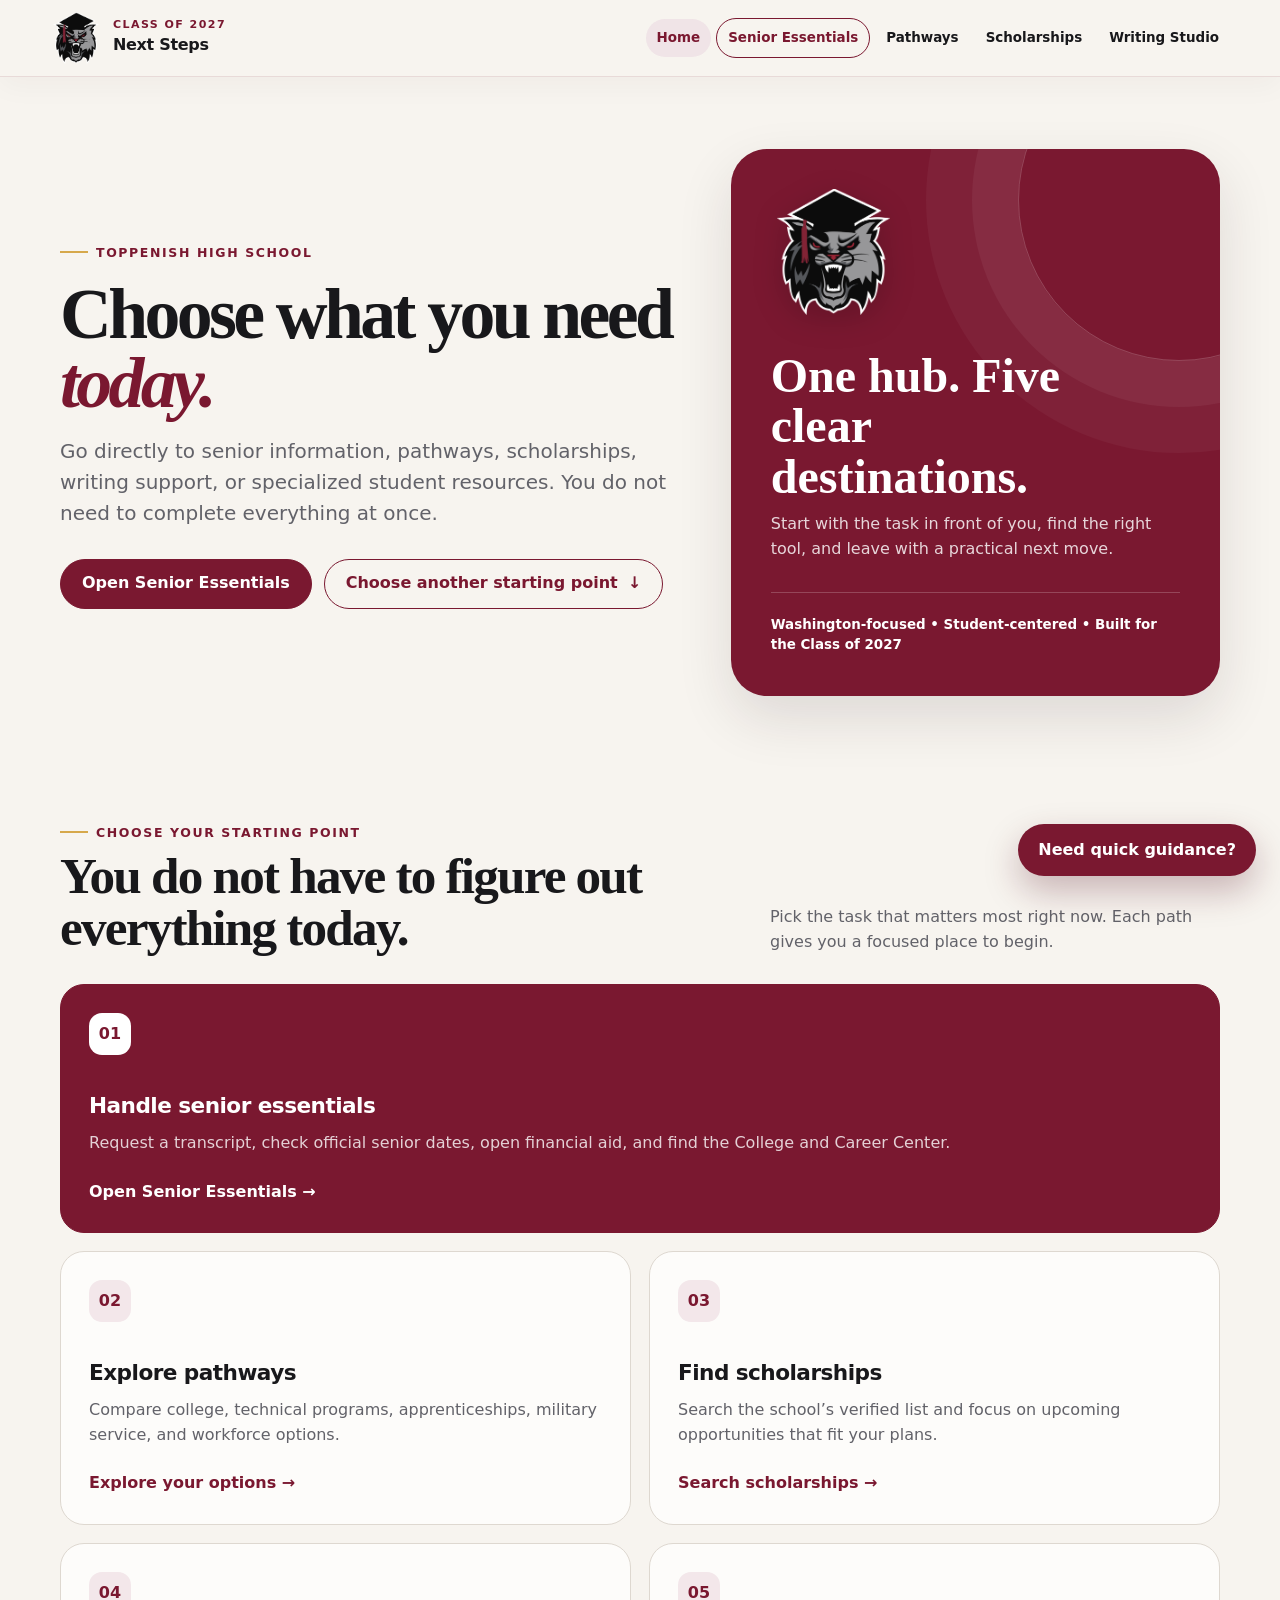
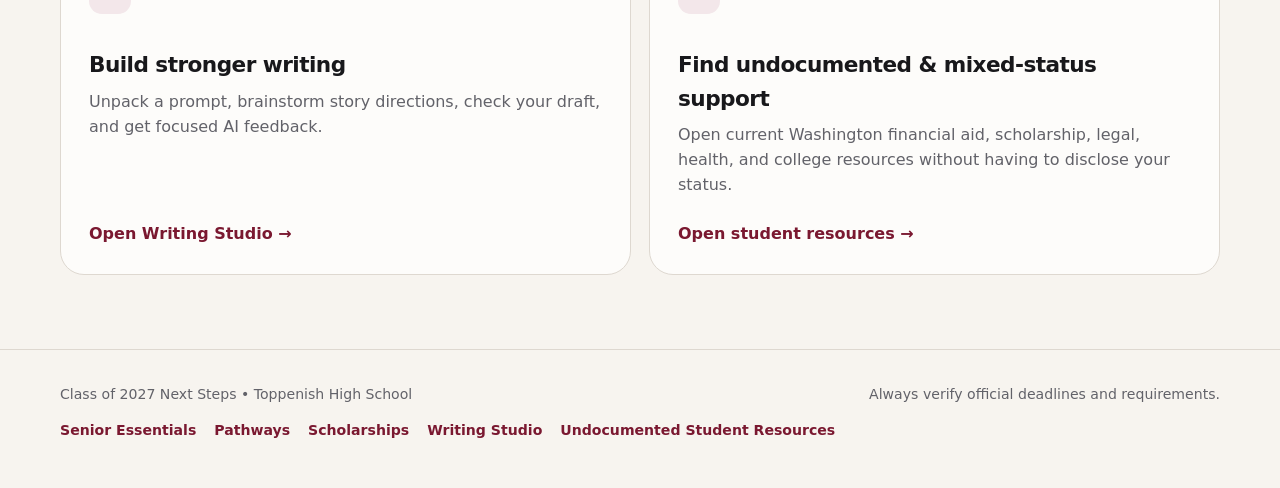
<file: index.html>
<!doctype html>
<html lang="en">
<head>
  <meta charset="utf-8">
  <meta name="viewport" content="width=device-width, initial-scale=1">
  <meta name="description" content="A clear, student-friendly guide to college, training, scholarships, writing support, and specialized student resources for the Class of 2027.">
  <title>Class of 2027 | Next Steps</title>
  <style>
    :root { --crimson:#7a1830; --crimson-dark:#541020; --rose:#f3e7ea; --ink:#18181b; --muted:#626269; --paper:#f7f4ef; --white:#fff; --line:#ded8d0; --gold:#d6a84b; --shadow:0 22px 55px rgba(42,26,29,.12); --radius:24px; }
    * { box-sizing:border-box; }
    html { scroll-behavior:smooth; }
    body { margin:0; background:var(--paper); color:var(--ink); font-family:Inter,ui-sans-serif,system-ui,-apple-system,BlinkMacSystemFont,"Segoe UI",sans-serif; line-height:1.55; }
    a { color:inherit; }
    img { max-width:100%; }
    .wrap { width:min(1160px,calc(100% - 40px)); margin:0 auto; }
    .skip-link { position:fixed; left:18px; top:-80px; z-index:100; padding:10px 14px; background:var(--ink); color:white; border-radius:10px; }
    .skip-link:focus { top:18px; }
    header { position:sticky; top:0; z-index:20; background:rgba(247,244,239,.92); border-bottom:1px solid rgba(122,24,48,.1); backdrop-filter:blur(14px); }
    nav { min-height:78px; display:flex; align-items:center; justify-content:space-between; gap:24px; }
    .brand { display:flex; align-items:center; gap:12px; text-decoration:none; font-weight:850; letter-spacing:-.02em; }
    .brand img { width:54px; height:54px; object-fit:contain; }
    .brand small { display:block; color:var(--crimson); font-size:.72rem; letter-spacing:.13em; text-transform:uppercase; }
    .nav-links { display:flex; align-items:center; gap:24px; font-size:.92rem; font-weight:700; }
    .nav-links a { text-decoration:none; }
    .nav-links a:hover { color:var(--crimson); }
    .nav-cta { padding:11px 16px; border-radius:999px; color:white!important; background:var(--crimson); }
    .hero { padding:72px 0 46px; }
    .hero-grid { display:grid; grid-template-columns:1.12fr .88fr; gap:48px; align-items:center; }
    .eyebrow { display:inline-flex; align-items:center; gap:8px; color:var(--crimson); font-size:.78rem; font-weight:850; letter-spacing:.13em; text-transform:uppercase; }
    .eyebrow::before { content:""; width:28px; height:2px; background:var(--gold); }
    h1 { max-width:760px; margin:18px 0; font-family:Georgia,"Times New Roman",serif; font-size:clamp(2.85rem,5.6vw,5.3rem); line-height:.96; letter-spacing:-.05em; }
    h1 em { color:var(--crimson); font-weight:inherit; }
    .lead { max-width:640px; margin:0; color:var(--muted); font-size:clamp(1.06rem,2vw,1.25rem); }
    .actions { display:flex; flex-wrap:wrap; gap:12px; margin-top:30px; }
    .button { display:inline-flex; align-items:center; justify-content:center; gap:10px; min-height:50px; padding:0 21px; border:1px solid var(--crimson); border-radius:999px; font-weight:800; text-decoration:none; transition:transform .2s,box-shadow .2s,background .2s; }
    .button:hover { transform:translateY(-2px); box-shadow:0 10px 25px rgba(122,24,48,.16); }
    .button.primary { background:var(--crimson); color:white; }
    .button.secondary { color:var(--crimson); }
    .hero-card { position:relative; min-height:440px; padding:40px; overflow:hidden; border-radius:36px; background:var(--crimson); color:white; box-shadow:var(--shadow); }
    .hero-card::before { content:""; position:absolute; width:320px; height:320px; right:-120px; top:-110px; border:1px solid rgba(255,255,255,.2); border-radius:50%; box-shadow:0 0 0 46px rgba(255,255,255,.05),0 0 0 92px rgba(255,255,255,.04); }
    .hero-card>* { position:relative; }
    .hero-card img { width:126px; height:126px; object-fit:contain; filter:drop-shadow(0 8px 15px rgba(0,0,0,.18)); }
    .hero-card h2 { max-width:360px; margin:28px 0 10px; font-family:Georgia,serif; font-size:clamp(2rem,4vw,3rem); line-height:1.05; }
    .hero-card p { max-width:390px; margin:0; color:rgba(255,255,255,.82); }
    .trust { margin-top:30px; padding-top:22px; border-top:1px solid rgba(255,255,255,.2); font-size:.84rem; font-weight:750; }
    section { padding:74px 0; }
    .section-heading { display:flex; justify-content:space-between; gap:30px; align-items:end; margin-bottom:30px; }
    .section-heading h2 { max-width:650px; margin:8px 0 0; font-family:Georgia,serif; font-size:clamp(2.1rem,4vw,3.45rem); line-height:1.02; letter-spacing:-.035em; }
    .section-heading p { max-width:450px; margin:0; color:var(--muted); }
    .cards { display:grid; grid-template-columns:repeat(2,1fr); gap:18px; }
    .card { display:flex; min-height:270px; flex-direction:column; padding:28px; border:1px solid var(--line); border-radius:var(--radius); background:rgba(255,255,255,.72); text-decoration:none; transition:transform .2s,border-color .2s,box-shadow .2s; }
    .card:hover { transform:translateY(-5px); border-color:rgba(122,24,48,.35); box-shadow:0 18px 42px rgba(42,26,29,.09); }
    .number { display:grid; width:42px; height:42px; place-items:center; border-radius:13px; background:var(--rose); color:var(--crimson); font-weight:900; }
    .card h3 { margin:34px 0 8px; font-size:1.35rem; letter-spacing:-.025em; }
    .card p { margin:0; color:var(--muted); }
    .card .link { margin-top:auto; padding-top:24px; color:var(--crimson); font-weight:850; }
    .card.featured { grid-column:1/-1; min-height:220px; background:var(--crimson); color:white; border-color:var(--crimson); }
    .card.featured .number { background:white; }
    .card.featured p { color:rgba(255,255,255,.8); }
    .card.featured .link { color:white; }
    .guide-button { position:fixed; right:24px; bottom:24px; z-index:30; min-height:52px; padding:0 20px; border:0; border-radius:999px; background:var(--crimson); color:white; box-shadow:0 15px 35px rgba(84,16,32,.28); font:inherit; font-weight:850; cursor:pointer; }
    .guide-button:hover { background:var(--crimson-dark); transform:translateY(-2px); }
    dialog { width:min(680px,calc(100% - 28px)); padding:0; overflow:hidden; border:1px solid var(--line); border-radius:26px; background:white; box-shadow:0 30px 90px rgba(24,24,27,.28); }
    dialog::backdrop { background:rgba(24,18,20,.58); backdrop-filter:blur(5px); }
    .dialog-head { display:flex; justify-content:space-between; gap:20px; align-items:start; padding:24px 26px 20px; border-bottom:1px solid var(--line); }
    .dialog-head h2 { margin:4px 0 5px; font-family:Georgia,serif; font-size:1.8rem; }
    .dialog-head p { margin:0; color:var(--muted); font-size:.92rem; }
    .close-button { width:42px; height:42px; flex:0 0 auto; border:1px solid var(--line); border-radius:50%; background:white; color:var(--ink); font-size:1.45rem; cursor:pointer; }
    .guide-frame { display:block; width:100%; height:min(650px,70vh); border:0; background:#fff; }
    .guide-note { padding:12px 26px; border-top:1px solid var(--line); background:#fbfaf8; color:var(--muted); font-size:.78rem; }
    footer { padding:34px 0 46px; border-top:1px solid var(--line); color:var(--muted); font-size:.88rem; }
    .footer-row { display:flex; justify-content:space-between; gap:24px; }
    :focus-visible { outline:3px solid var(--gold); outline-offset:4px; }
    @media(max-width:820px) { .nav-links a:not(.nav-cta){display:none}.hero{padding-top:48px}.hero-grid,.cards{grid-template-columns:1fr}.card.featured{grid-column:auto}.hero-card{min-height:360px}.section-heading{display:block}.section-heading p{margin-top:16px} }
    @media(max-width:520px) { .wrap{width:min(100% - 26px,1160px)}.brand span{font-size:.88rem}.brand img{width:46px;height:46px}h1{font-size:2.85rem}.hero-card{padding:28px;border-radius:24px}.button{width:100%}.guide-button{right:14px;bottom:14px}.dialog-head{padding:20px}.guide-note{padding:12px 20px}.footer-row{display:block} }
    @media(prefers-reduced-motion:reduce) { html{scroll-behavior:auto}*,*::before,*::after{transition:none!important} }
  </style>
  <link rel="stylesheet" href="assets/site-shell.css">
</head>
<body>
  <a class="skip-link" href="#main">Skip to main content</a>
  <header class="site-header">
    <div class="site-shell">
      <a class="site-brand" href="index.html" aria-current="page"><img src="assets/gradcat.png" alt="Toppenish Wildcats graduation mascot"><span><small>Class of 2027</small>Next Steps</span></a>
      <nav class="site-nav" aria-label="Site navigation"><a href="index.html" aria-current="page">Home</a><a class="site-essential" href="senior.html">Senior Essentials</a><a href="resources.html">Pathways</a><a href="scholarships.html">Scholarships</a><a href="writing.html">Writing Studio</a></nav>
    </div>
  </header>
  <main id="main">
    <section class="hero">
      <div class="wrap hero-grid">
        <div><span class="eyebrow">Toppenish High School</span><h1>Choose what you need <em>today.</em></h1><p class="lead">Go directly to senior information, pathways, scholarships, writing support, or specialized student resources. You do not need to complete everything at once.</p><div class="actions"><a class="button primary" href="senior.html">Open Senior Essentials</a><a class="button secondary" href="#destinations">Choose another starting point <span aria-hidden="true">↓</span></a></div></div>
        <aside class="hero-card" aria-label="Next Steps overview"><img src="assets/gradcat.png" alt=""><h2>One hub. Five clear destinations.</h2><p>Start with the task in front of you, find the right tool, and leave with a practical next move.</p><div class="trust">Washington-focused • Student-centered • Built for the Class of 2027</div></aside>
      </div>
    </section>
    <section id="destinations" aria-labelledby="choose-heading">
      <div class="wrap">
        <div class="section-heading"><div><span class="eyebrow">Choose your starting point</span><h2 id="choose-heading">You do not have to figure out everything today.</h2></div><p>Pick the task that matters most right now. Each path gives you a focused place to begin.</p></div>
        <div class="cards">
          <a class="card featured" href="senior.html"><span class="number">01</span><h3>Handle senior essentials</h3><p>Request a transcript, check official senior dates, open financial aid, and find the College and Career Center.</p><span class="link">Open Senior Essentials →</span></a>
          <a class="card" href="resources.html"><span class="number">02</span><h3>Explore pathways</h3><p>Compare college, technical programs, apprenticeships, military service, and workforce options.</p><span class="link">Explore your options →</span></a>
          <a class="card" href="scholarships.html"><span class="number">03</span><h3>Find scholarships</h3><p>Search the school’s verified list and focus on upcoming opportunities that fit your plans.</p><span class="link">Search scholarships →</span></a>
          <a class="card" href="writing.html"><span class="number">04</span><h3>Build stronger writing</h3><p>Unpack a prompt, brainstorm story directions, check your draft, and get focused AI feedback.</p><span class="link">Open Writing Studio →</span></a>
          <a class="card" href="undocumented.html"><span class="number">05</span><h3>Find undocumented & mixed-status support</h3><p>Open current Washington financial aid, scholarship, legal, health, and college resources without having to disclose your status.</p><span class="link">Open student resources →</span></a>
        </div>
      </div>
    </section>
  </main>
  <button class="guide-button" type="button" data-open-guide aria-haspopup="dialog">Need quick guidance?</button>
  <dialog id="guide-dialog" aria-labelledby="guide-title">
    <div class="dialog-head"><div><span class="eyebrow">Quick guidance</span><h2 id="guide-title">Ask one question.</h2><p>Get a concise answer and one practical next step. For essays and draft review, use the Writing Studio.</p></div><button class="close-button" type="button" data-close-guide aria-label="Close guidance window">×</button></div>
    <iframe class="guide-frame" title="Class of 2027 quick guidance coach" src="https://studio.pickaxe.co/STUDIOOL1IYH51Y503JSXDGCDJ/deployment-a84e3b89-056f-4f60-b7b3-25f27ea5040e" loading="lazy" allow="clipboard-write"></iframe>
    <div class="guide-note">Use fictional/test information for the prototype. Never enter passwords, Social Security numbers, banking details, or private medical information.</div>
  </dialog>
  <footer><div class="wrap"><div class="footer-row"><span>Class of 2027 Next Steps • Toppenish High School</span><span>Always verify official deadlines and requirements.</span></div><nav class="site-footer-links" aria-label="Footer navigation"><a href="senior.html">Senior Essentials</a><a href="resources.html">Pathways</a><a href="scholarships.html">Scholarships</a><a href="writing.html">Writing Studio</a><a href="undocumented.html">Undocumented Student Resources</a></nav></div></footer>
  <script>
    const guideDialog=document.getElementById('guide-dialog');
    document.querySelectorAll('[data-open-guide]').forEach(button=>button.addEventListener('click',()=>guideDialog.showModal()));
    document.querySelector('[data-close-guide]').addEventListener('click',()=>guideDialog.close());
    guideDialog.addEventListener('click',event=>{if(event.target===guideDialog)guideDialog.close();});
    if(location.hash==='#coach'||new URLSearchParams(location.search).get('guide')==='open')guideDialog.showModal();
  </script>
</body>
</html>
</file>
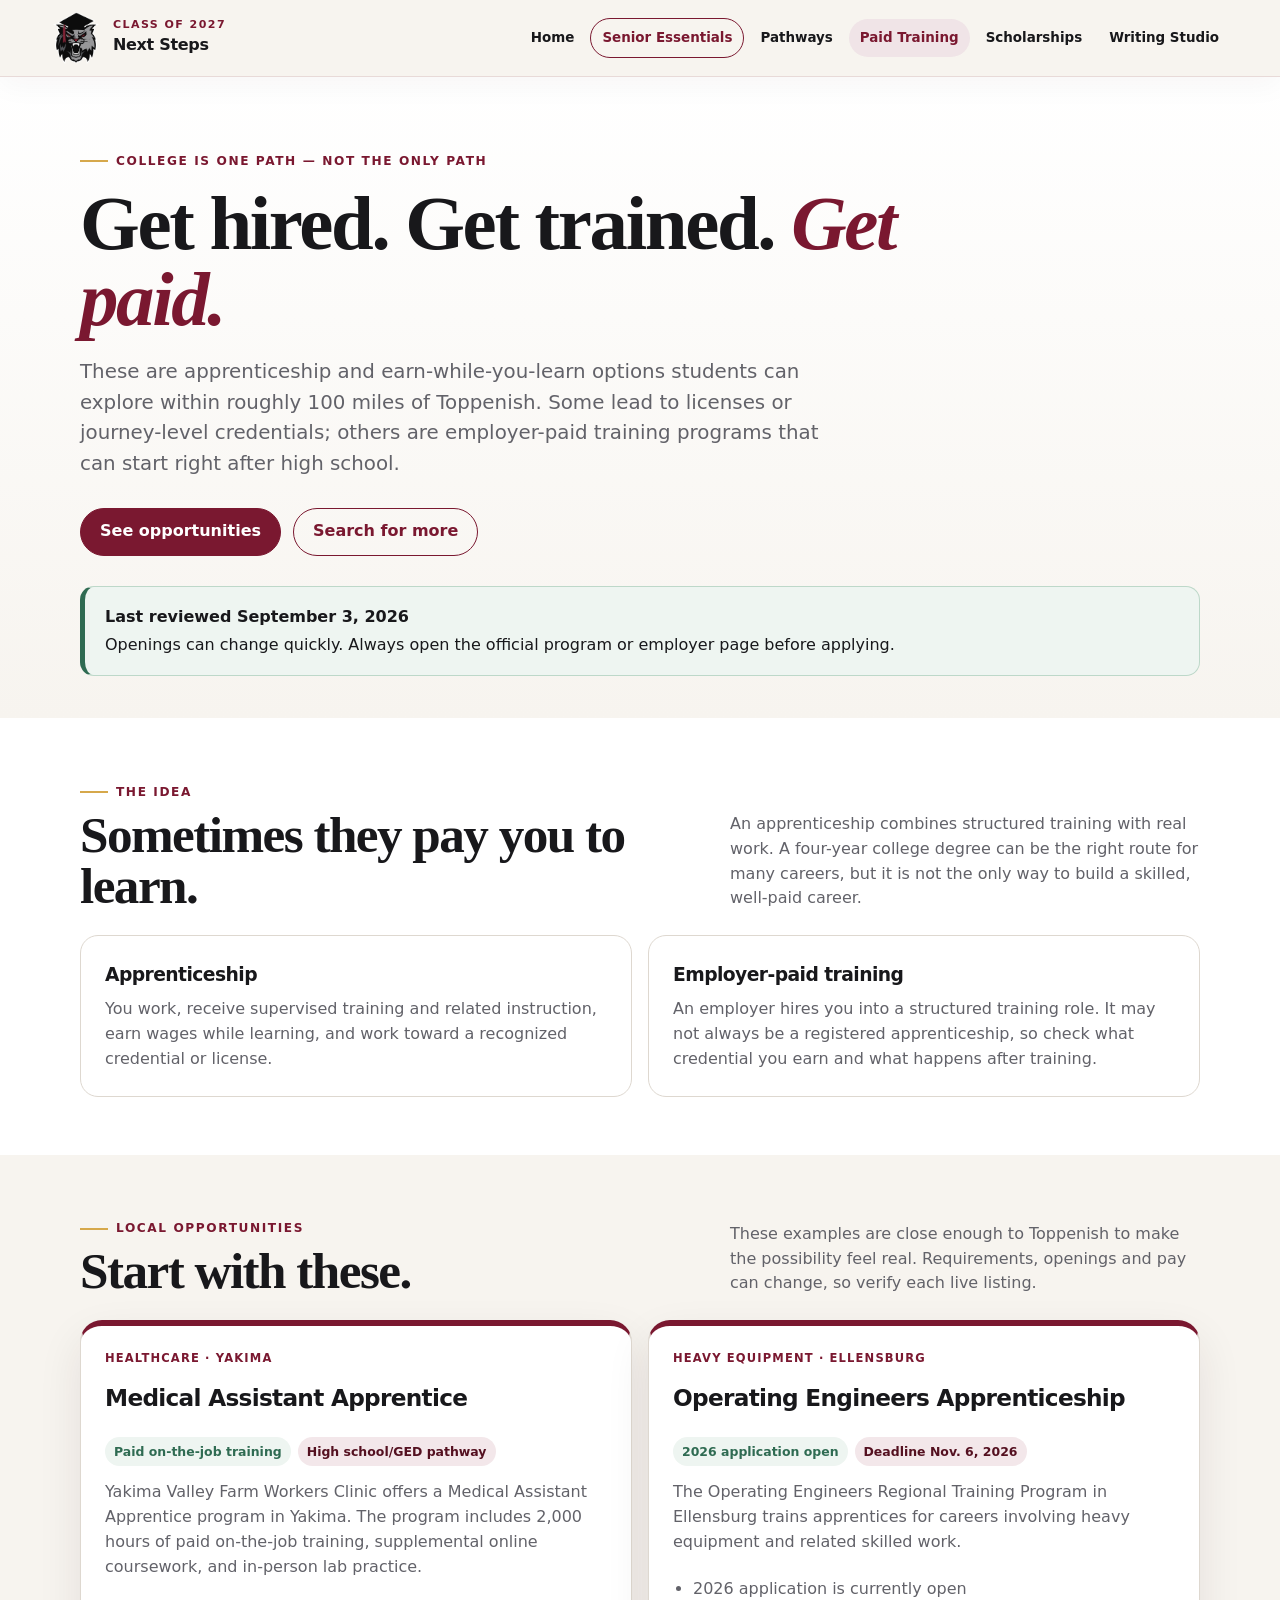
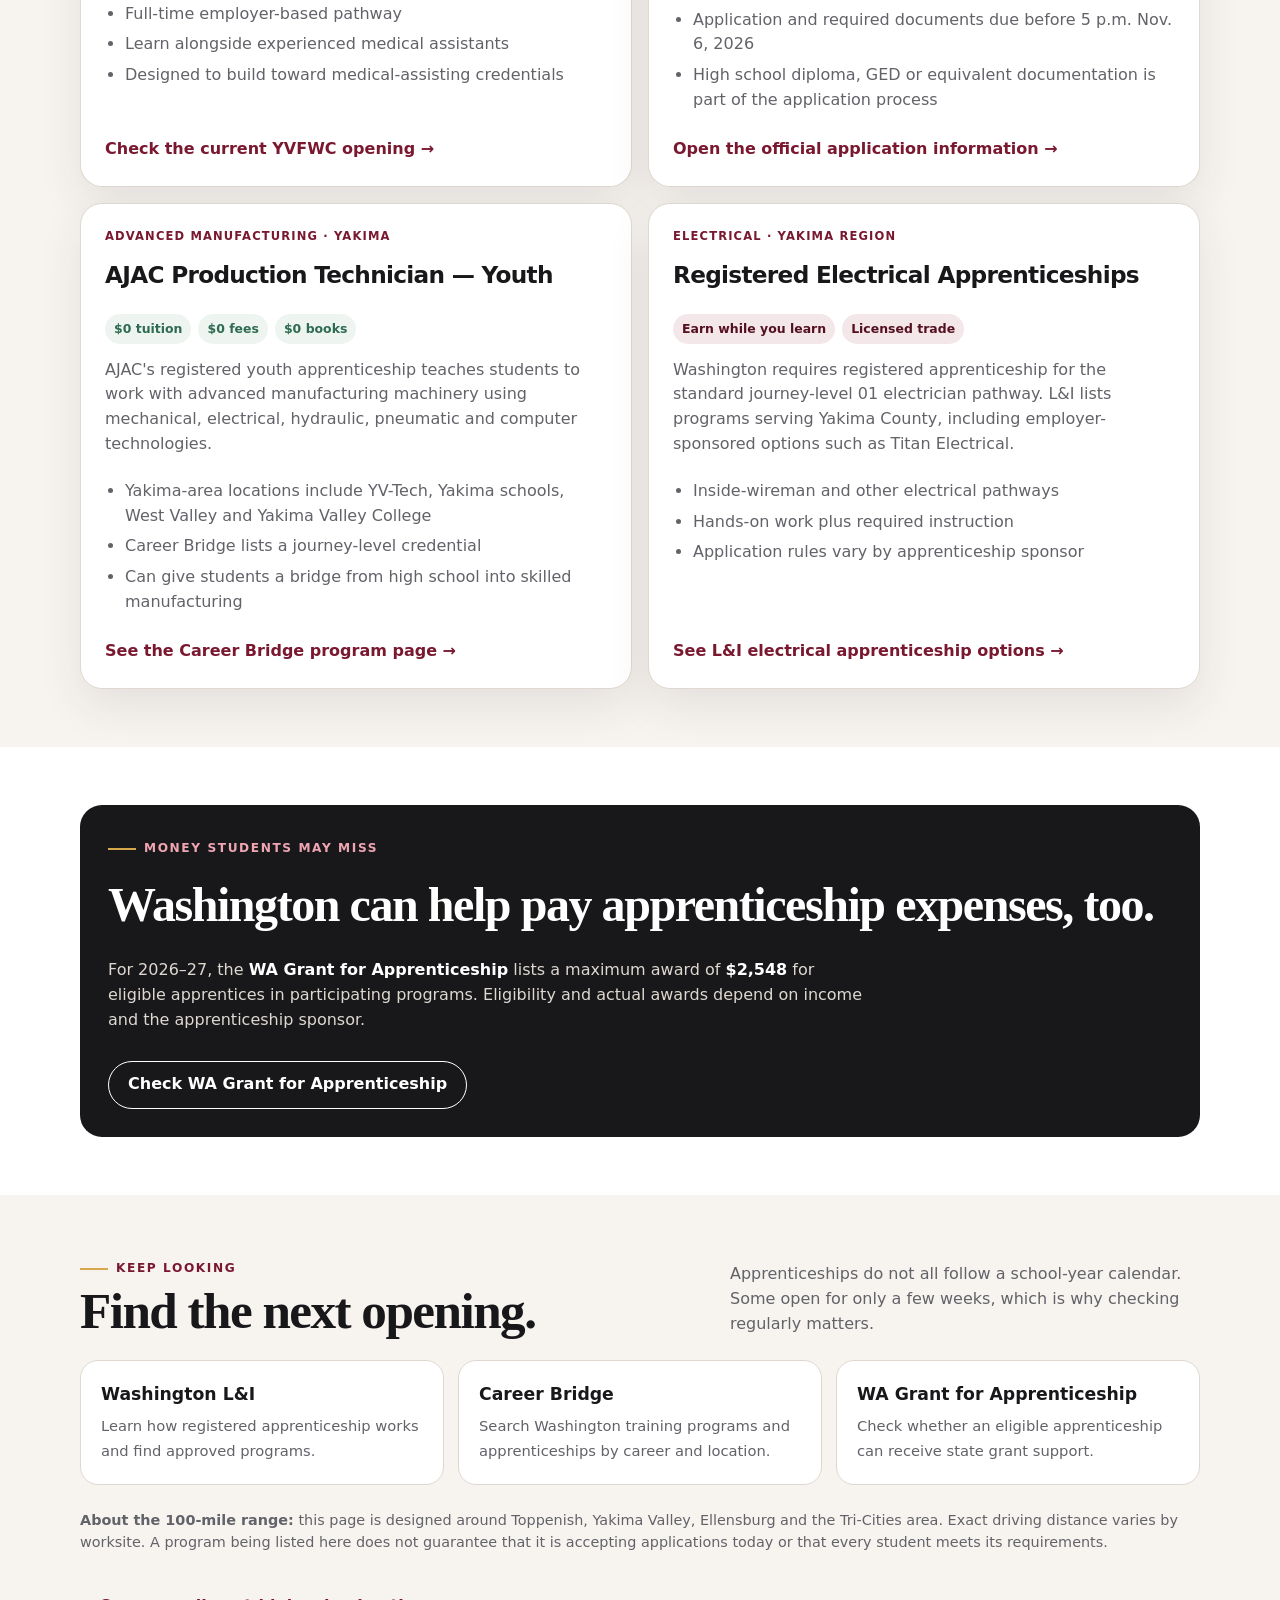
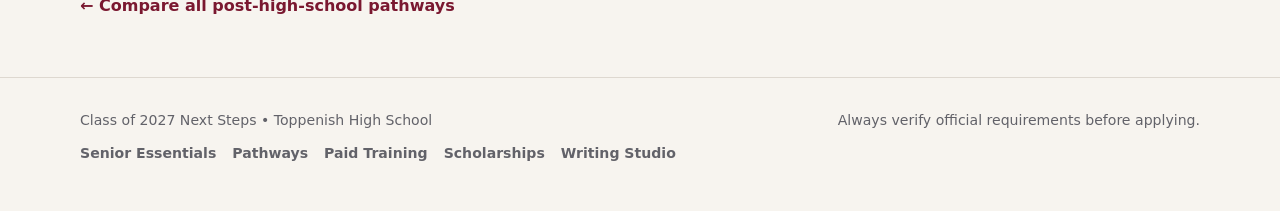
<file: apprenticeships.html>
<!doctype html>
<html lang="en">
<head>
  <meta charset="utf-8">
  <meta name="viewport" content="width=device-width, initial-scale=1">
  <meta name="description" content="Paid apprenticeships, earn-while-you-learn programs, and short-term career training within about 100 miles of Toppenish, Washington.">
  <title>Paid Apprenticeships | Class of 2027 Next Steps</title>
  <link rel="icon" href="assets/gradcat.png" type="image/png">
  <link rel="stylesheet" href="assets/site-shell.css">
  <style>
    :root{--crimson:#7a1830;--crimson-dark:#541020;--rose:#f3e7ea;--ink:#18181b;--muted:#626269;--paper:#f7f4ef;--white:#fff;--line:#ded8d0;--gold:#d6a84b;--sage:#2f6b52;--sage-bg:#eef5f1;--shadow:0 18px 45px rgba(42,26,29,.09);--radius:22px}
    *{box-sizing:border-box} html{scroll-behavior:smooth} body{margin:0;background:var(--paper);color:var(--ink);font-family:Inter,ui-sans-serif,system-ui,-apple-system,BlinkMacSystemFont,"Segoe UI",sans-serif;line-height:1.55} a{color:inherit}.wrap{width:min(1120px,calc(100% - 36px));margin:0 auto}.skip{position:fixed;left:18px;top:-80px;z-index:100;padding:10px 14px;background:var(--ink);color:#fff;border-radius:10px}.skip:focus{top:18px}.hero{padding:68px 0 42px;background:linear-gradient(180deg,#fff 0,var(--paper) 100%)}.eyebrow{display:inline-flex;align-items:center;gap:8px;color:var(--crimson);font-size:.76rem;font-weight:850;letter-spacing:.13em;text-transform:uppercase}.eyebrow:before{content:"";width:28px;height:2px;background:var(--gold)}h1,h2,h3{letter-spacing:-.03em}h1{max-width:820px;margin:16px 0 18px;font-family:Georgia,"Times New Roman",serif;font-size:clamp(2.7rem,6vw,5.1rem);line-height:.98}h1 em{color:var(--crimson);font-weight:inherit}.lead{max-width:760px;color:var(--muted);font-size:clamp(1.05rem,2vw,1.24rem)}.actions{display:flex;gap:12px;flex-wrap:wrap;margin-top:28px}.button{display:inline-flex;align-items:center;justify-content:center;min-height:48px;padding:0 19px;border:1px solid var(--crimson);border-radius:999px;text-decoration:none;font-weight:800}.button.primary{background:var(--crimson);color:#fff}.button.secondary{color:var(--crimson)}.status{margin-top:30px;padding:18px 20px;border:1px solid #bdd8c9;border-left:5px solid var(--sage);border-radius:14px;background:var(--sage-bg)}.status strong{display:block;margin-bottom:3px}.section{padding:58px 0}.section.alt{background:#fff}.section-head{display:flex;justify-content:space-between;gap:30px;align-items:end;margin-bottom:24px}.section-head h2{margin:7px 0 0;font-family:Georgia,serif;font-size:clamp(2rem,4vw,3.2rem);line-height:1}.section-head p{max-width:470px;margin:0;color:var(--muted)}.grid{display:grid;grid-template-columns:repeat(2,1fr);gap:16px}.card{display:flex;flex-direction:column;min-height:300px;padding:24px;border:1px solid var(--line);border-radius:var(--radius);background:var(--white);box-shadow:var(--shadow)}.card.featured{border-top:6px solid var(--crimson)}.card h3{margin:12px 0 7px;font-size:1.45rem}.kicker{font-size:.72rem;font-weight:850;letter-spacing:.1em;text-transform:uppercase;color:var(--crimson)}.meta{display:flex;flex-wrap:wrap;gap:7px;margin:14px 0}.pill{padding:5px 9px;border-radius:999px;background:var(--rose);color:var(--crimson-dark);font-size:.78rem;font-weight:800}.pill.green{background:var(--sage-bg);color:var(--sage)}.card p{color:var(--muted);margin:0 0 12px}.card ul{margin:4px 0 18px;padding-left:20px;color:var(--muted)}.card li{margin:6px 0}.card .go{margin-top:auto;color:var(--crimson);font-weight:850;text-decoration:none}.card .go:hover{text-decoration:underline}.explain{display:grid;grid-template-columns:1fr 1fr;gap:16px}.explain article{padding:24px;border-radius:18px;border:1px solid var(--line);background:#fff}.explain h3{margin:0 0 8px}.explain p{margin:0;color:var(--muted)}.money{padding:28px;border-radius:22px;background:var(--ink);color:#fff}.money .eyebrow{color:#f0a6b2}.money h2{font-family:Georgia,serif;font-size:clamp(2rem,4vw,3rem);margin:10px 0}.money p{color:#ded8d0;max-width:760px}.money strong{color:#fff}.money .button{margin-top:12px;border-color:#fff;color:#fff}.finder{display:grid;grid-template-columns:repeat(3,1fr);gap:14px}.finder a{padding:20px;border:1px solid var(--line);border-radius:18px;background:#fff;text-decoration:none}.finder strong{display:block;font-size:1.08rem;margin-bottom:6px}.finder span{color:var(--muted);font-size:.92rem}.note{margin-top:24px;color:var(--muted);font-size:.9rem}.back{display:inline-block;margin-top:26px;color:var(--crimson);font-weight:800;text-decoration:none}footer{padding:32px 0 46px;border-top:1px solid var(--line);color:var(--muted);font-size:.88rem}.footer-row{display:flex;justify-content:space-between;gap:20px}.site-footer-links{display:flex;flex-wrap:wrap;gap:16px;margin-top:12px}.site-footer-links a{color:var(--muted)}
    @media(max-width:820px){.grid,.explain,.finder{grid-template-columns:1fr}.section-head{display:block}.section-head p{margin-top:14px}}
    @media(max-width:520px){.wrap{width:min(100% - 26px,1120px)}h1{font-size:2.7rem}.button{width:100%}.footer-row{display:block}}
  </style>
</head>
<body>
  <a class="skip" href="#main">Skip to main content</a>
  <header class="site-header">
    <div class="site-shell">
      <a class="site-brand" href="index.html"><img src="assets/gradcat.png" alt="Toppenish Wildcats graduation mascot"><span><small>Class of 2027</small>Next Steps</span></a>
      <nav class="site-nav" aria-label="Site navigation"><a href="index.html">Home</a><a class="site-essential" href="senior.html">Senior Essentials</a><a href="resources.html">Pathways</a><a href="apprenticeships.html" aria-current="page">Paid Training</a><a href="scholarships.html">Scholarships</a><a href="writing.html">Writing Studio</a></nav>
    </div>
  </header>

  <main id="main">
    <section class="hero">
      <div class="wrap">
        <span class="eyebrow">College is one path — not the only path</span>
        <h1>Get hired. Get trained. <em>Get paid.</em></h1>
        <p class="lead">These are apprenticeship and earn-while-you-learn options students can explore within roughly 100 miles of Toppenish. Some lead to licenses or journey-level credentials; others are employer-paid training programs that can start right after high school.</p>
        <div class="actions"><a class="button primary" href="#open-now">See opportunities</a><a class="button secondary" href="#find-more">Search for more</a></div>
        <div class="status"><strong>Last reviewed September 3, 2026</strong>Openings can change quickly. Always open the official program or employer page before applying.</div>
      </div>
    </section>

    <section class="section alt">
      <div class="wrap">
        <div class="section-head"><div><span class="eyebrow">The idea</span><h2>Sometimes they pay you to learn.</h2></div><p>An apprenticeship combines structured training with real work. A four-year college degree can be the right route for many careers, but it is not the only way to build a skilled, well-paid career.</p></div>
        <div class="explain">
          <article><h3>Apprenticeship</h3><p>You work, receive supervised training and related instruction, earn wages while learning, and work toward a recognized credential or license.</p></article>
          <article><h3>Employer-paid training</h3><p>An employer hires you into a structured training role. It may not always be a registered apprenticeship, so check what credential you earn and what happens after training.</p></article>
        </div>
      </div>
    </section>

    <section class="section" id="open-now">
      <div class="wrap">
        <div class="section-head"><div><span class="eyebrow">Local opportunities</span><h2>Start with these.</h2></div><p>These examples are close enough to Toppenish to make the possibility feel real. Requirements, openings and pay can change, so verify each live listing.</p></div>
        <div class="grid">
          <article class="card featured">
            <div class="kicker">Healthcare · Yakima</div><h3>Medical Assistant Apprentice</h3>
            <div class="meta"><span class="pill green">Paid on-the-job training</span><span class="pill">High school/GED pathway</span></div>
            <p>Yakima Valley Farm Workers Clinic offers a Medical Assistant Apprentice program in Yakima. The program includes 2,000 hours of paid on-the-job training, supplemental online coursework, and in-person lab practice.</p>
            <ul><li>Full-time employer-based pathway</li><li>Learn alongside experienced medical assistants</li><li>Designed to build toward medical-assisting credentials</li></ul>
            <a class="go" href="https://www.yvfwc.com/careers/support-and-admin/medical-assistant/" target="_blank" rel="noopener">Check the current YVFWC opening →</a>
          </article>

          <article class="card featured">
            <div class="kicker">Heavy equipment · Ellensburg</div><h3>Operating Engineers Apprenticeship</h3>
            <div class="meta"><span class="pill green">2026 application open</span><span class="pill">Deadline Nov. 6, 2026</span></div>
            <p>The Operating Engineers Regional Training Program in Ellensburg trains apprentices for careers involving heavy equipment and related skilled work.</p>
            <ul><li>2026 application is currently open</li><li>Application and required documents due before 5 p.m. Nov. 6, 2026</li><li>High school diploma, GED or equivalent documentation is part of the application process</li></ul>
            <a class="go" href="https://www.oetraining.com/?HomeID=102266&page=App&zone=%2Funionactive%2Fview_article.cfm" target="_blank" rel="noopener">Open the official application information →</a>
          </article>

          <article class="card">
            <div class="kicker">Advanced manufacturing · Yakima</div><h3>AJAC Production Technician — Youth</h3>
            <div class="meta"><span class="pill green">$0 tuition</span><span class="pill green">$0 fees</span><span class="pill green">$0 books</span></div>
            <p>AJAC's registered youth apprenticeship teaches students to work with advanced manufacturing machinery using mechanical, electrical, hydraulic, pneumatic and computer technologies.</p>
            <ul><li>Yakima-area locations include YV-Tech, Yakima schools, West Valley and Yakima Valley College</li><li>Career Bridge lists a journey-level credential</li><li>Can give students a bridge from high school into skilled manufacturing</li></ul>
            <a class="go" href="https://careerbridge.wa.gov/learn/program/4740" target="_blank" rel="noopener">See the Career Bridge program page →</a>
          </article>

          <article class="card">
            <div class="kicker">Electrical · Yakima region</div><h3>Registered Electrical Apprenticeships</h3>
            <div class="meta"><span class="pill">Earn while you learn</span><span class="pill">Licensed trade</span></div>
            <p>Washington requires registered apprenticeship for the standard journey-level 01 electrician pathway. L&amp;I lists programs serving Yakima County, including employer-sponsored options such as Titan Electrical.</p>
            <ul><li>Inside-wireman and other electrical pathways</li><li>Hands-on work plus required instruction</li><li>Application rules vary by apprenticeship sponsor</li></ul>
            <a class="go" href="https://www.lni.wa.gov/licensing-permits/electrical/electrical-licensing-exams-education/electrical-apprenticeship" target="_blank" rel="noopener">See L&amp;I electrical apprenticeship options →</a>
          </article>
        </div>
      </div>
    </section>

    <section class="section alt">
      <div class="wrap">
        <div class="money">
          <span class="eyebrow">Money students may miss</span>
          <h2>Washington can help pay apprenticeship expenses, too.</h2>
          <p>For 2026–27, the <strong>WA Grant for Apprenticeship</strong> lists a maximum award of <strong>$2,548</strong> for eligible apprentices in participating programs. Eligibility and actual awards depend on income and the apprenticeship sponsor.</p>
          <a class="button" href="https://wsac.wa.gov/wcg-apprentices" target="_blank" rel="noopener">Check WA Grant for Apprenticeship</a>
        </div>
      </div>
    </section>

    <section class="section" id="find-more">
      <div class="wrap">
        <div class="section-head"><div><span class="eyebrow">Keep looking</span><h2>Find the next opening.</h2></div><p>Apprenticeships do not all follow a school-year calendar. Some open for only a few weeks, which is why checking regularly matters.</p></div>
        <div class="finder">
          <a href="https://www.lni.wa.gov/licensing-permits/apprenticeship/become-an-apprentice" target="_blank" rel="noopener"><strong>Washington L&amp;I</strong><span>Learn how registered apprenticeship works and find approved programs.</span></a>
          <a href="https://careerbridge.wa.gov/" target="_blank" rel="noopener"><strong>Career Bridge</strong><span>Search Washington training programs and apprenticeships by career and location.</span></a>
          <a href="https://wsac.wa.gov/wcg-apprentices" target="_blank" rel="noopener"><strong>WA Grant for Apprenticeship</strong><span>Check whether an eligible apprenticeship can receive state grant support.</span></a>
        </div>
        <p class="note"><strong>About the 100-mile range:</strong> this page is designed around Toppenish, Yakima Valley, Ellensburg and the Tri-Cities area. Exact driving distance varies by worksite. A program being listed here does not guarantee that it is accepting applications today or that every student meets its requirements.</p>
        <a class="back" href="resources.html#pathways">← Compare all post-high-school pathways</a>
      </div>
    </section>
  </main>

  <footer><div class="wrap"><div class="footer-row"><span>Class of 2027 Next Steps • Toppenish High School</span><span>Always verify official requirements before applying.</span></div><nav class="site-footer-links" aria-label="Footer navigation"><a href="senior.html">Senior Essentials</a><a href="resources.html">Pathways</a><a href="apprenticeships.html">Paid Training</a><a href="scholarships.html">Scholarships</a><a href="writing.html">Writing Studio</a></nav></div></footer>
</body>
</html>
</file>
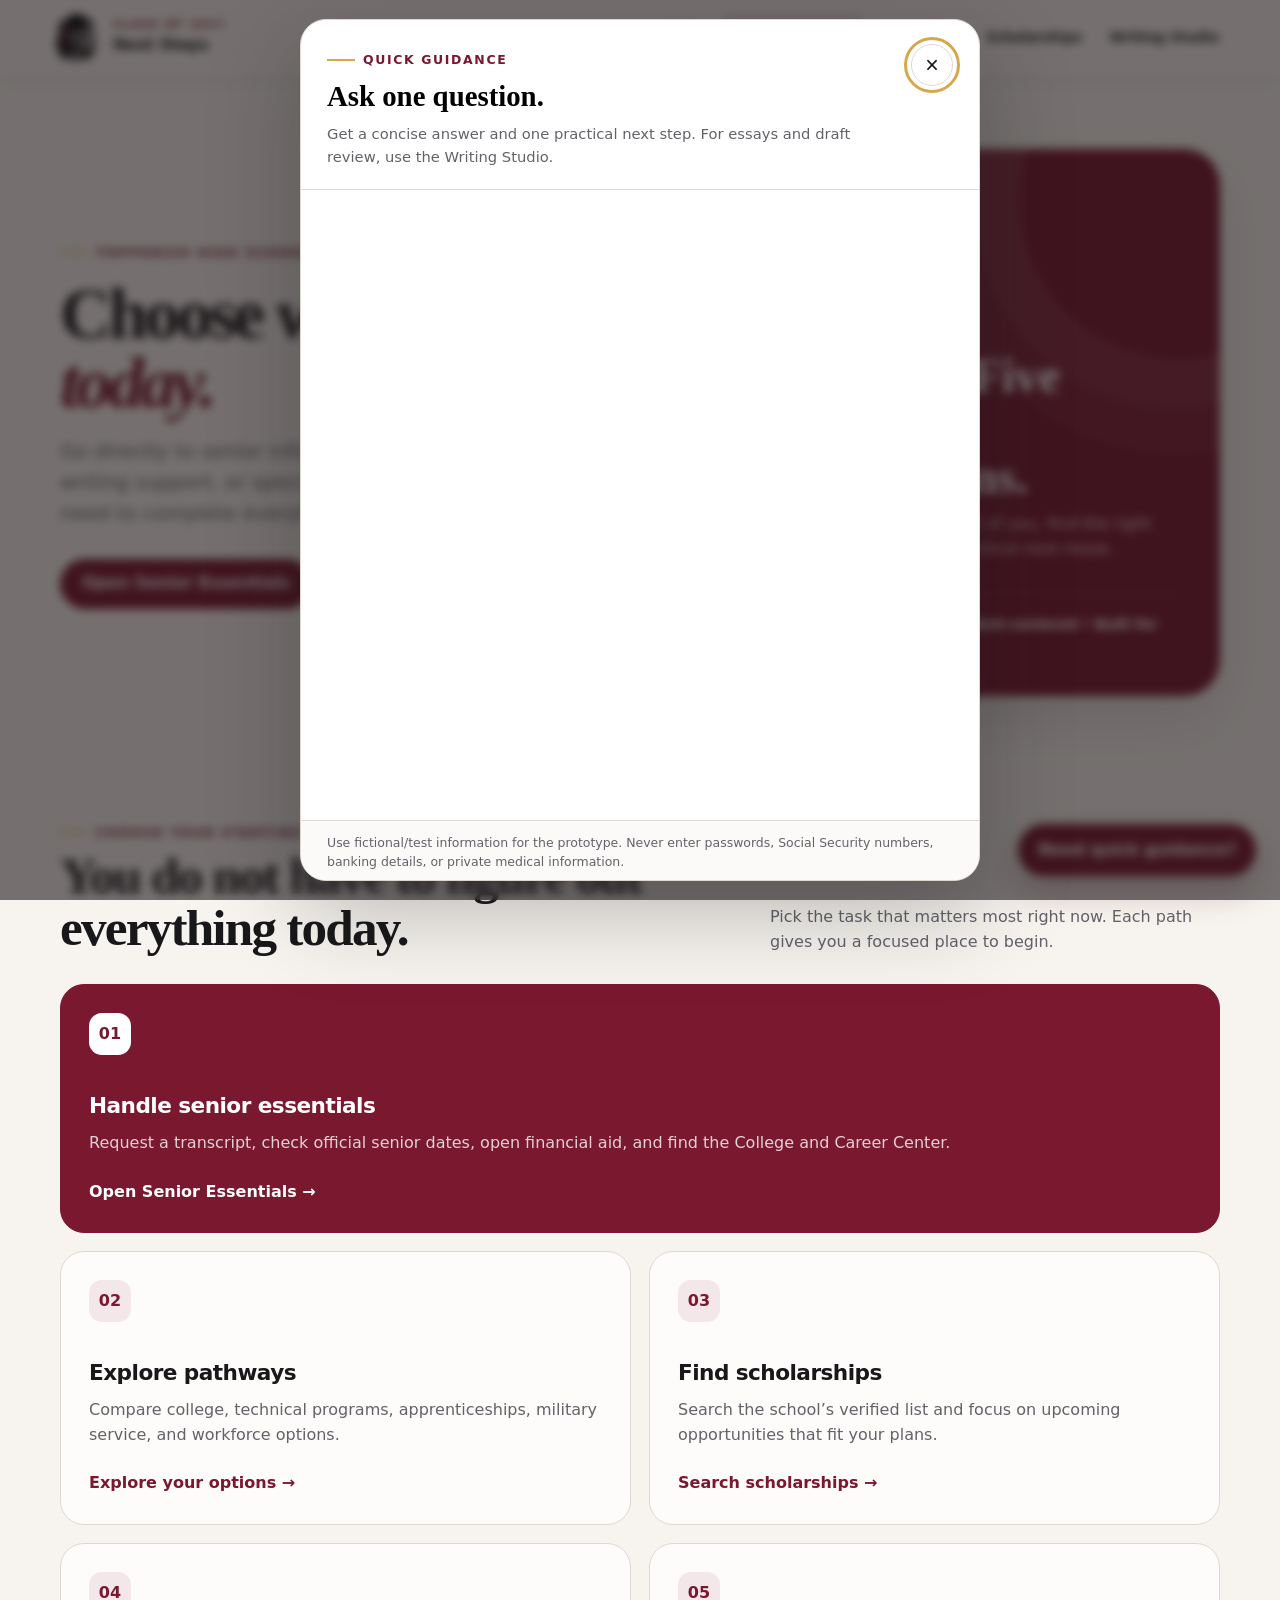
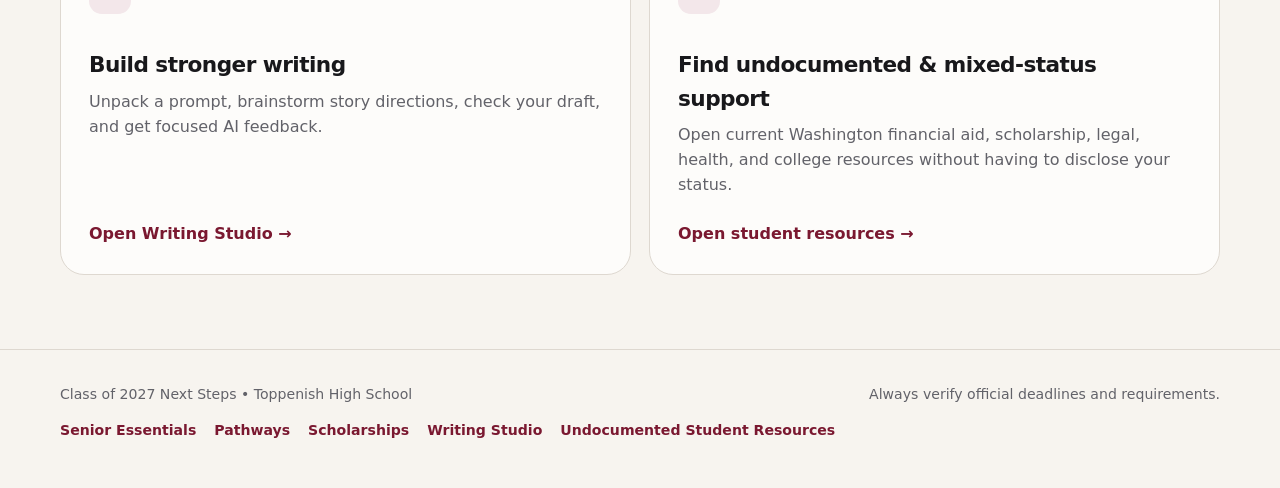
<file: coach.html>
<!doctype html>
<html lang="en">
<head>
  <meta charset="utf-8">
  <meta name="viewport" content="width=device-width, initial-scale=1">
  <meta http-equiv="refresh" content="0; url=index.html?guide=open">
  <link rel="canonical" href="index.html?guide=open">
  <title>Next Steps Coach | Class of 2027</title>
</head>
<body>
  <p>Opening quick guidance. <a href="index.html?guide=open">Open the guide</a>.</p>
</body>
</html>
</file>
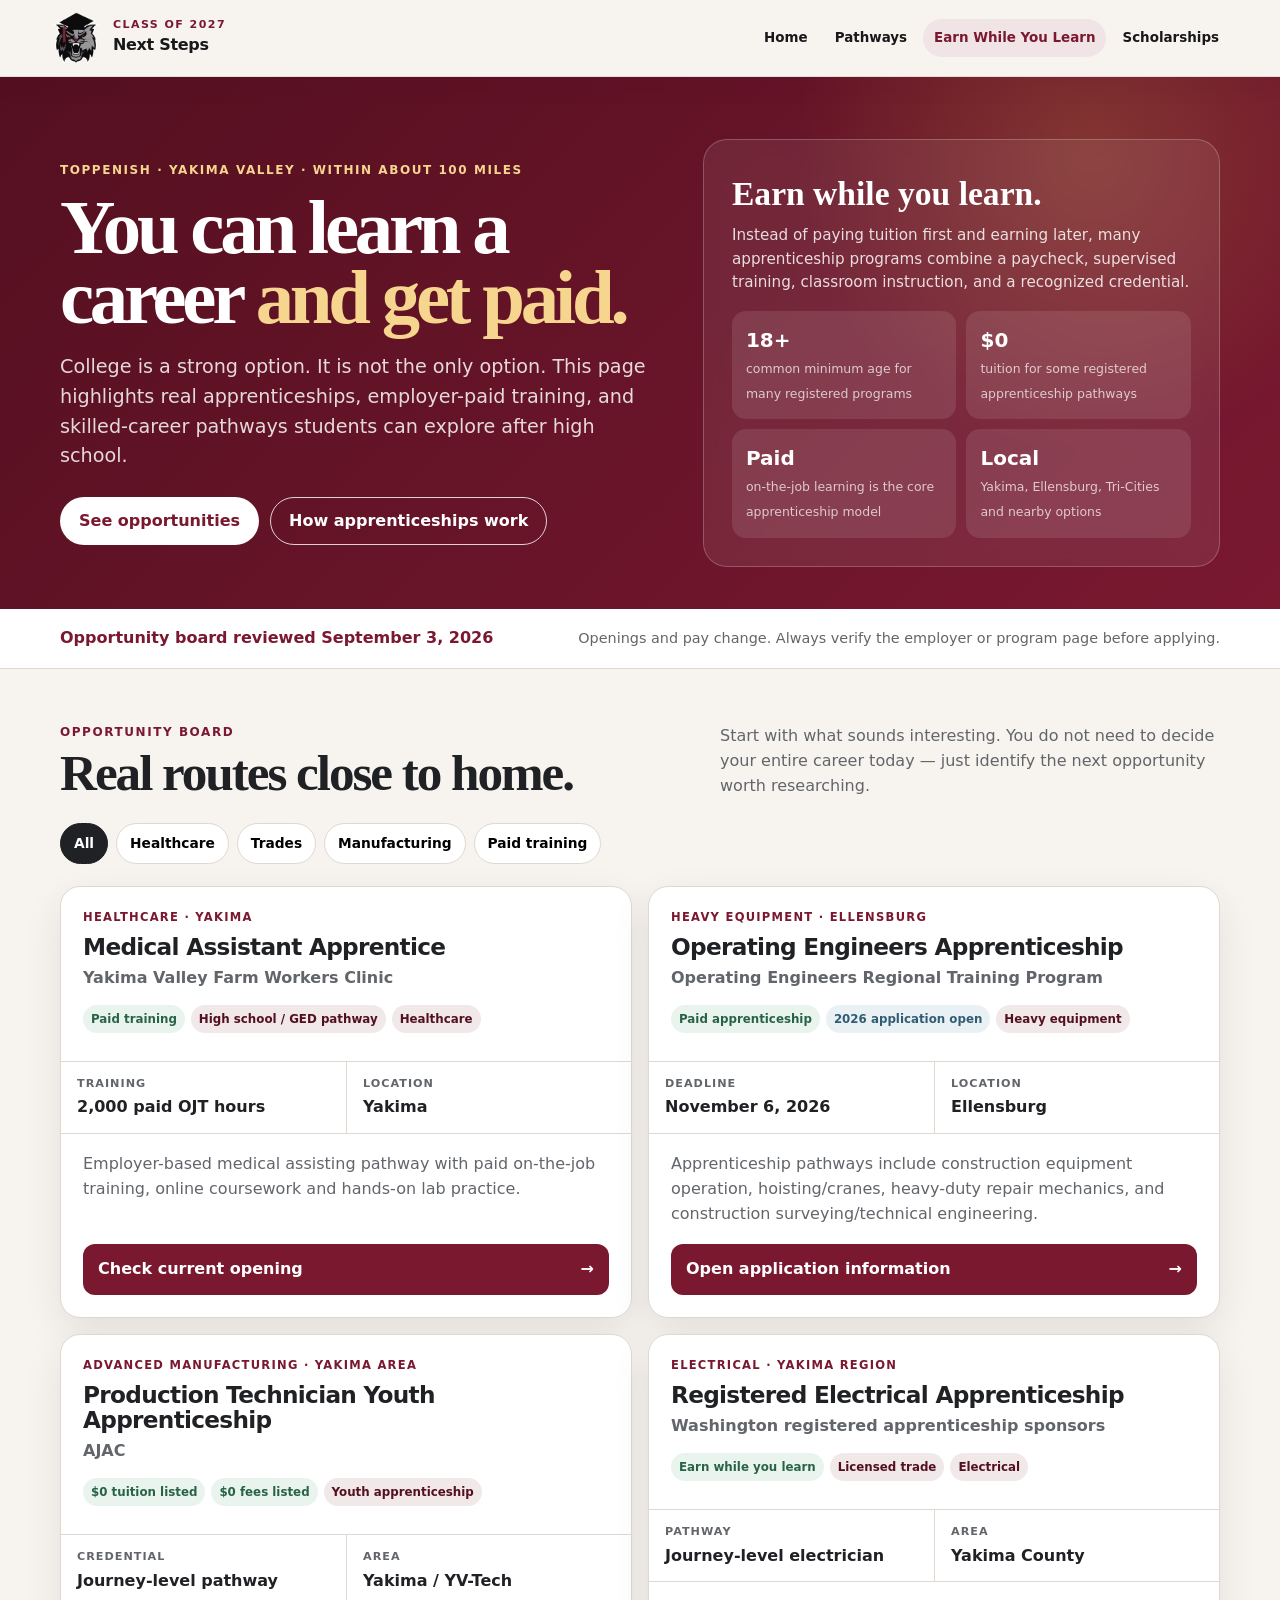
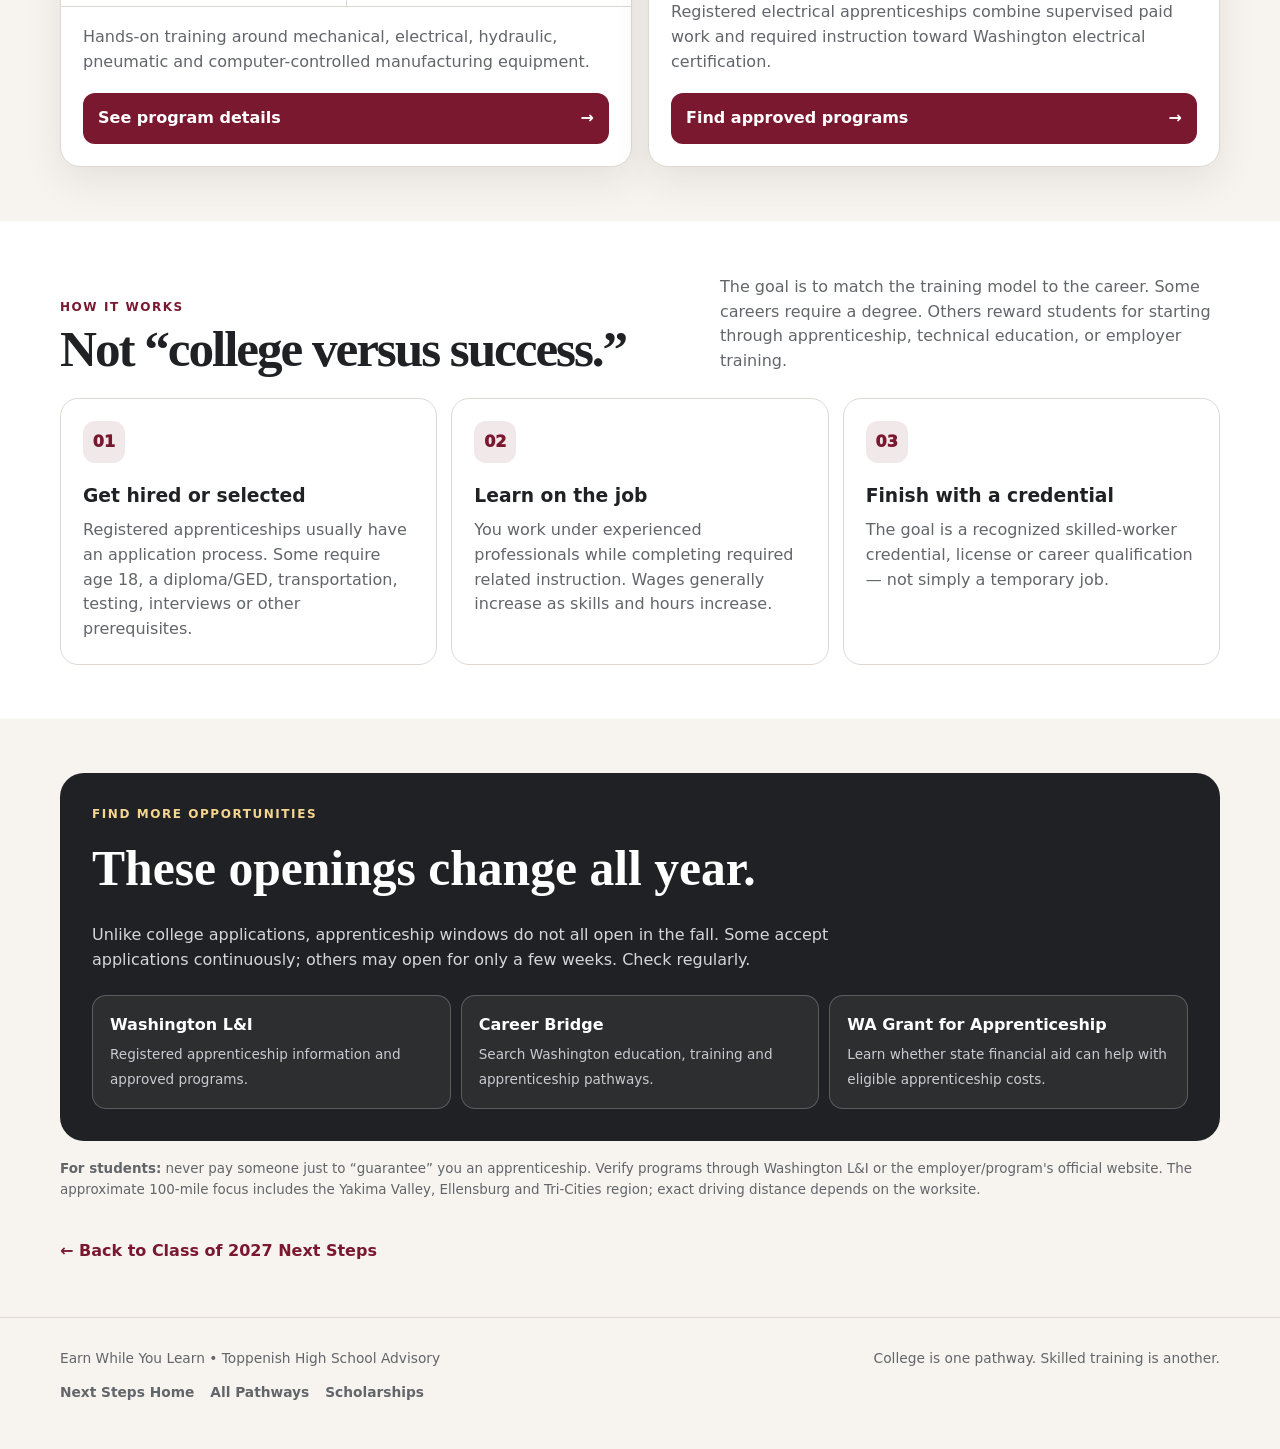
<file: earn-while-you-learn.html>
<!doctype html>
<html lang="en">
<head>
<meta charset="utf-8">
<meta name="viewport" content="width=device-width, initial-scale=1">
<meta name="description" content="Paid apprenticeships, employer-paid training, and skilled career opportunities within about 100 miles of Toppenish, Washington.">
<title>Earn While You Learn | Toppenish Next Steps</title>
<link rel="icon" href="assets/gradcat.png" type="image/png">
<link rel="stylesheet" href="assets/site-shell.css">
<style>
:root{--maroon:#7a1830;--maroon-dark:#541020;--gold:#d6a84b;--ink:#1f2124;--muted:#62656a;--paper:#f7f4ef;--white:#fff;--line:#ded8d0;--soft:#f1e8ea;--green:#286348;--green-bg:#eaf4ee;--blue:#315d74;--blue-bg:#eaf1f5;--shadow:0 14px 38px rgba(40,28,31,.09)}
*{box-sizing:border-box}html{scroll-behavior:smooth}body{margin:0;background:var(--paper);color:var(--ink);font-family:Inter,ui-sans-serif,system-ui,-apple-system,BlinkMacSystemFont,"Segoe UI",sans-serif;line-height:1.55}a{color:inherit}.wrap{width:min(1160px,calc(100% - 34px));margin:auto}.hero{padding:62px 0 42px;background:radial-gradient(circle at 85% 15%,rgba(214,168,75,.22),transparent 25%),linear-gradient(135deg,var(--maroon-dark),var(--maroon));color:#fff}.hero-grid{display:grid;grid-template-columns:1.08fr .92fr;gap:36px;align-items:center}.eyebrow{font-size:.75rem;font-weight:900;letter-spacing:.13em;text-transform:uppercase}.hero .eyebrow{color:#f6d58f}.hero h1{font-family:Georgia,"Times New Roman",serif;font-size:clamp(3rem,6vw,5.9rem);line-height:.91;letter-spacing:-.055em;margin:14px 0 18px;max-width:760px}.hero h1 span{color:#f6d58f}.hero p{max-width:680px;color:rgba(255,255,255,.84);font-size:clamp(1.02rem,2vw,1.2rem)}.hero-actions{display:flex;gap:11px;flex-wrap:wrap;margin-top:26px}.btn{display:inline-flex;align-items:center;justify-content:center;min-height:48px;padding:0 18px;border-radius:999px;text-decoration:none;font-weight:850;border:1px solid rgba(255,255,255,.8)}.btn.light{background:#fff;color:var(--maroon)}.btn.ghost{color:#fff}.hero-card{padding:28px;border:1px solid rgba(255,255,255,.22);border-radius:24px;background:rgba(255,255,255,.08);backdrop-filter:blur(8px)}.hero-card strong{display:block;font-family:Georgia,serif;font-size:2.1rem;margin-bottom:4px}.hero-card p{font-size:.95rem;margin:0 0 16px}.quickstats{display:grid;grid-template-columns:1fr 1fr;gap:10px}.stat{padding:14px;border-radius:14px;background:rgba(255,255,255,.1)}.stat b{display:block;font-size:1.25rem}.stat span{font-size:.78rem;color:rgba(255,255,255,.72)}.notice{padding:17px 0;background:#fff;border-bottom:1px solid var(--line)}.notice-row{display:flex;align-items:center;justify-content:space-between;gap:20px}.notice strong{color:var(--maroon)}.notice span{color:var(--muted);font-size:.9rem}.section{padding:54px 0}.section.white{background:#fff}.section-head{display:flex;justify-content:space-between;gap:30px;align-items:end;margin-bottom:24px}.section-head h2{font-family:Georgia,serif;font-size:clamp(2.1rem,4vw,3.5rem);line-height:1;letter-spacing:-.04em;margin:6px 0 0}.section-head p{max-width:500px;margin:0;color:var(--muted)}.filterbar{display:flex;gap:8px;flex-wrap:wrap;margin-bottom:22px}.filter{appearance:none;border:1px solid var(--line);background:#fff;padding:9px 13px;border-radius:999px;font:inherit;font-size:.86rem;font-weight:800;cursor:pointer}.filter[aria-pressed=true]{background:var(--ink);border-color:var(--ink);color:#fff}.opps{display:grid;grid-template-columns:repeat(2,1fr);gap:16px}.opp{display:flex;flex-direction:column;border:1px solid var(--line);border-radius:20px;background:#fff;box-shadow:var(--shadow);overflow:hidden}.opp-top{padding:22px 22px 14px}.opp-top .category{font-size:.72rem;font-weight:900;letter-spacing:.11em;text-transform:uppercase;color:var(--maroon)}.opp h3{font-size:1.45rem;line-height:1.08;letter-spacing:-.03em;margin:7px 0}.org{color:var(--muted);font-weight:700}.tags{display:flex;flex-wrap:wrap;gap:6px;margin:14px 0}.tag{padding:5px 8px;border-radius:999px;font-size:.74rem;font-weight:850;background:var(--soft);color:var(--maroon-dark)}.tag.pay{background:var(--green-bg);color:var(--green)}.tag.deadline{background:var(--blue-bg);color:var(--blue)}.details{display:grid;grid-template-columns:1fr 1fr;border-top:1px solid var(--line);border-bottom:1px solid var(--line)}.detail{padding:13px 16px}.detail+ .detail{border-left:1px solid var(--line)}.detail small{display:block;color:var(--muted);font-size:.7rem;text-transform:uppercase;letter-spacing:.09em;font-weight:850}.detail b{display:block;margin-top:3px}.opp-body{padding:18px 22px}.opp-body p{margin:0;color:var(--muted)}.opp-bottom{margin-top:auto;padding:0 22px 22px}.apply{display:flex;align-items:center;justify-content:space-between;gap:12px;padding:13px 15px;border-radius:12px;background:var(--maroon);color:#fff;text-decoration:none;font-weight:850}.apply:hover{background:var(--maroon-dark)}.why{display:grid;grid-template-columns:repeat(3,1fr);gap:14px}.why article{padding:22px;border:1px solid var(--line);border-radius:18px;background:#fff}.why .num{display:grid;width:42px;height:42px;place-items:center;border-radius:12px;background:var(--soft);color:var(--maroon);font-weight:950}.why h3{margin:18px 0 8px}.why p{margin:0;color:var(--muted)}.finder{padding:32px;border-radius:24px;background:var(--ink);color:#fff}.finder h2{font-family:Georgia,serif;font-size:clamp(2rem,4vw,3.1rem);margin:7px 0 10px}.finder p{max-width:740px;color:#d5d6d8}.finder-links{display:grid;grid-template-columns:repeat(3,1fr);gap:10px;margin-top:22px}.finder-links a{padding:17px;border:1px solid rgba(255,255,255,.22);border-radius:14px;text-decoration:none;background:rgba(255,255,255,.06)}.finder-links strong{display:block;margin-bottom:4px}.finder-links span{font-size:.85rem;color:#c9cbd0}.fine{font-size:.84rem;color:var(--muted);margin-top:18px}.back{display:inline-block;margin-top:24px;color:var(--maroon);font-weight:850;text-decoration:none}footer{padding:30px 0 46px;border-top:1px solid var(--line);color:var(--muted);font-size:.86rem}.footer-row{display:flex;justify-content:space-between;gap:20px}.site-footer-links{display:flex;flex-wrap:wrap;gap:16px;margin-top:12px}.site-footer-links a{color:var(--muted)}
@media(max-width:850px){.hero-grid,.opps,.why,.finder-links{grid-template-columns:1fr}.section-head{display:block}.section-head p{margin-top:12px}.hero-card{max-width:620px}}@media(max-width:520px){.wrap{width:min(100% - 24px,1160px)}.hero{padding-top:44px}.hero h1{font-size:3rem}.hero-actions .btn{width:100%}.quickstats{grid-template-columns:1fr}.notice-row,.footer-row{display:block}.details{grid-template-columns:1fr}.detail+.detail{border-left:0;border-top:1px solid var(--line)}}
</style>
</head>
<body>
<header class="site-header"><div class="site-shell"><a class="site-brand" href="index.html"><img src="assets/gradcat.png" alt="Toppenish Wildcats graduation mascot"><span><small>Class of 2027</small>Next Steps</span></a><nav class="site-nav" aria-label="Site navigation"><a href="index.html">Home</a><a href="resources.html">Pathways</a><a href="earn-while-you-learn.html" aria-current="page">Earn While You Learn</a><a href="scholarships.html">Scholarships</a></nav></div></header>
<main>
<section class="hero"><div class="wrap hero-grid"><div><div class="eyebrow">Toppenish · Yakima Valley · within about 100 miles</div><h1>You can learn a career <span>and get paid.</span></h1><p>College is a strong option. It is not the only option. This page highlights real apprenticeships, employer-paid training, and skilled-career pathways students can explore after high school.</p><div class="hero-actions"><a class="btn light" href="#opportunities">See opportunities</a><a class="btn ghost" href="#how-it-works">How apprenticeships work</a></div></div><aside class="hero-card"><strong>Earn while you learn.</strong><p>Instead of paying tuition first and earning later, many apprenticeship programs combine a paycheck, supervised training, classroom instruction, and a recognized credential.</p><div class="quickstats"><div class="stat"><b>18+</b><span>common minimum age for many registered programs</span></div><div class="stat"><b>$0</b><span>tuition for some registered apprenticeship pathways</span></div><div class="stat"><b>Paid</b><span>on-the-job learning is the core apprenticeship model</span></div><div class="stat"><b>Local</b><span>Yakima, Ellensburg, Tri-Cities and nearby options</span></div></div></aside></div></section>
<section class="notice"><div class="wrap notice-row"><strong>Opportunity board reviewed September 3, 2026</strong><span>Openings and pay change. Always verify the employer or program page before applying.</span></div></section>
<section class="section" id="opportunities"><div class="wrap"><div class="section-head"><div><div class="eyebrow" style="color:var(--maroon)">Opportunity board</div><h2>Real routes close to home.</h2></div><p>Start with what sounds interesting. You do not need to decide your entire career today — just identify the next opportunity worth researching.</p></div><div class="filterbar" aria-label="Opportunity filters"><button class="filter" aria-pressed="true" data-filter="all">All</button><button class="filter" aria-pressed="false" data-filter="health">Healthcare</button><button class="filter" aria-pressed="false" data-filter="trades">Trades</button><button class="filter" aria-pressed="false" data-filter="manufacturing">Manufacturing</button><button class="filter" aria-pressed="false" data-filter="paid">Paid training</button></div><div class="opps">
<article class="opp" data-cat="health paid"><div class="opp-top"><div class="category">Healthcare · Yakima</div><h3>Medical Assistant Apprentice</h3><div class="org">Yakima Valley Farm Workers Clinic</div><div class="tags"><span class="tag pay">Paid training</span><span class="tag">High school / GED pathway</span><span class="tag">Healthcare</span></div></div><div class="details"><div class="detail"><small>Training</small><b>2,000 paid OJT hours</b></div><div class="detail"><small>Location</small><b>Yakima</b></div></div><div class="opp-body"><p>Employer-based medical assisting pathway with paid on-the-job training, online coursework and hands-on lab practice.</p></div><div class="opp-bottom"><a class="apply" href="https://www.yvfwc.com/careers/support-and-admin/medical-assistant/" target="_blank" rel="noopener"><span>Check current opening</span><span>→</span></a></div></article>
<article class="opp" data-cat="trades paid"><div class="opp-top"><div class="category">Heavy equipment · Ellensburg</div><h3>Operating Engineers Apprenticeship</h3><div class="org">Operating Engineers Regional Training Program</div><div class="tags"><span class="tag pay">Paid apprenticeship</span><span class="tag deadline">2026 application open</span><span class="tag">Heavy equipment</span></div></div><div class="details"><div class="detail"><small>Deadline</small><b>November 6, 2026</b></div><div class="detail"><small>Location</small><b>Ellensburg</b></div></div><div class="opp-body"><p>Apprenticeship pathways include construction equipment operation, hoisting/cranes, heavy-duty repair mechanics, and construction surveying/technical engineering.</p></div><div class="opp-bottom"><a class="apply" href="https://www.oetraining.com/?HomeID=102266&page=App&zone=%2Funionactive%2Fview_article.cfm" target="_blank" rel="noopener"><span>Open application information</span><span>→</span></a></div></article>
<article class="opp" data-cat="manufacturing paid"><div class="opp-top"><div class="category">Advanced manufacturing · Yakima area</div><h3>Production Technician Youth Apprenticeship</h3><div class="org">AJAC</div><div class="tags"><span class="tag pay">$0 tuition listed</span><span class="tag pay">$0 fees listed</span><span class="tag">Youth apprenticeship</span></div></div><div class="details"><div class="detail"><small>Credential</small><b>Journey-level pathway</b></div><div class="detail"><small>Area</small><b>Yakima / YV-Tech</b></div></div><div class="opp-body"><p>Hands-on training around mechanical, electrical, hydraulic, pneumatic and computer-controlled manufacturing equipment.</p></div><div class="opp-bottom"><a class="apply" href="https://careerbridge.wa.gov/learn/program/4740" target="_blank" rel="noopener"><span>See program details</span><span>→</span></a></div></article>
<article class="opp" data-cat="trades paid"><div class="opp-top"><div class="category">Electrical · Yakima region</div><h3>Registered Electrical Apprenticeship</h3><div class="org">Washington registered apprenticeship sponsors</div><div class="tags"><span class="tag pay">Earn while you learn</span><span class="tag">Licensed trade</span><span class="tag">Electrical</span></div></div><div class="details"><div class="detail"><small>Pathway</small><b>Journey-level electrician</b></div><div class="detail"><small>Area</small><b>Yakima County</b></div></div><div class="opp-body"><p>Registered electrical apprenticeships combine supervised paid work and required instruction toward Washington electrical certification.</p></div><div class="opp-bottom"><a class="apply" href="https://www.lni.wa.gov/licensing-permits/electrical/electrical-licensing-exams-education/electrical-apprenticeship" target="_blank" rel="noopener"><span>Find approved programs</span><span>→</span></a></div></article>
</div></div></section>
<section class="section white" id="how-it-works"><div class="wrap"><div class="section-head"><div><div class="eyebrow" style="color:var(--maroon)">How it works</div><h2>Not “college versus success.”</h2></div><p>The goal is to match the training model to the career. Some careers require a degree. Others reward students for starting through apprenticeship, technical education, or employer training.</p></div><div class="why"><article><div class="num">01</div><h3>Get hired or selected</h3><p>Registered apprenticeships usually have an application process. Some require age 18, a diploma/GED, transportation, testing, interviews or other prerequisites.</p></article><article><div class="num">02</div><h3>Learn on the job</h3><p>You work under experienced professionals while completing required related instruction. Wages generally increase as skills and hours increase.</p></article><article><div class="num">03</div><h3>Finish with a credential</h3><p>The goal is a recognized skilled-worker credential, license or career qualification — not simply a temporary job.</p></article></div></div></section>
<section class="section"><div class="wrap"><div class="finder" id="find-more"><div class="eyebrow" style="color:#f6d58f">Find more opportunities</div><h2>These openings change all year.</h2><p>Unlike college applications, apprenticeship windows do not all open in the fall. Some accept applications continuously; others may open for only a few weeks. Check regularly.</p><div class="finder-links"><a href="https://www.lni.wa.gov/licensing-permits/apprenticeship/become-an-apprentice" target="_blank" rel="noopener"><strong>Washington L&amp;I</strong><span>Registered apprenticeship information and approved programs.</span></a><a href="https://careerbridge.wa.gov/" target="_blank" rel="noopener"><strong>Career Bridge</strong><span>Search Washington education, training and apprenticeship pathways.</span></a><a href="https://wsac.wa.gov/wcg-apprentices" target="_blank" rel="noopener"><strong>WA Grant for Apprenticeship</strong><span>Learn whether state financial aid can help with eligible apprenticeship costs.</span></a></div></div><p class="fine"><strong>For students:</strong> never pay someone just to “guarantee” you an apprenticeship. Verify programs through Washington L&amp;I or the employer/program's official website. The approximate 100-mile focus includes the Yakima Valley, Ellensburg and Tri-Cities region; exact driving distance depends on the worksite.</p><a class="back" href="index.html">← Back to Class of 2027 Next Steps</a></div></section>
</main>
<footer><div class="wrap"><div class="footer-row"><span>Earn While You Learn • Toppenish High School Advisory</span><span>College is one pathway. Skilled training is another.</span></div><nav class="site-footer-links" aria-label="Footer navigation"><a href="index.html">Next Steps Home</a><a href="resources.html">All Pathways</a><a href="scholarships.html">Scholarships</a></nav></div></footer>
<script>
const buttons=[...document.querySelectorAll('.filter')];const cards=[...document.querySelectorAll('.opp')];buttons.forEach(btn=>btn.addEventListener('click',()=>{buttons.forEach(b=>b.setAttribute('aria-pressed','false'));btn.setAttribute('aria-pressed','true');const f=btn.dataset.filter;cards.forEach(card=>{card.hidden=f!=='all'&&!card.dataset.cat.split(' ').includes(f);});}));
</script>
</body></html>
</file>
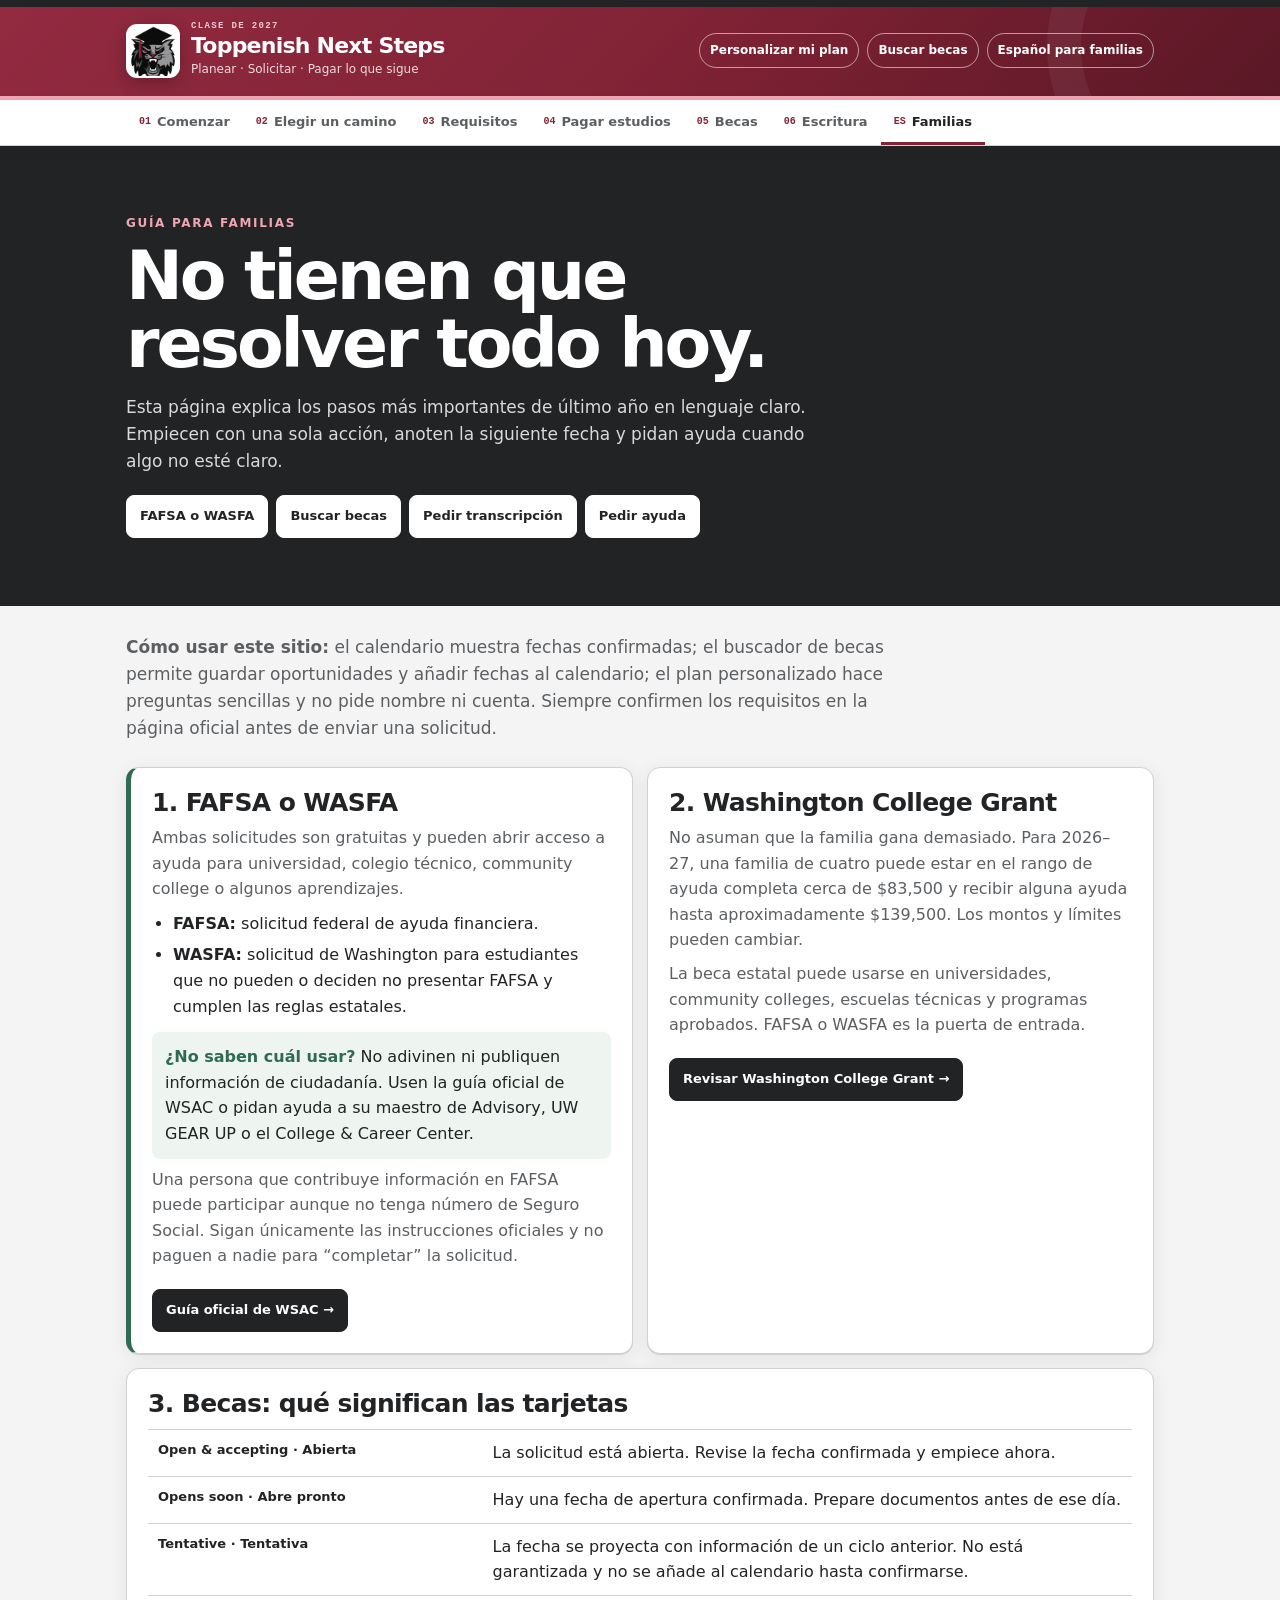
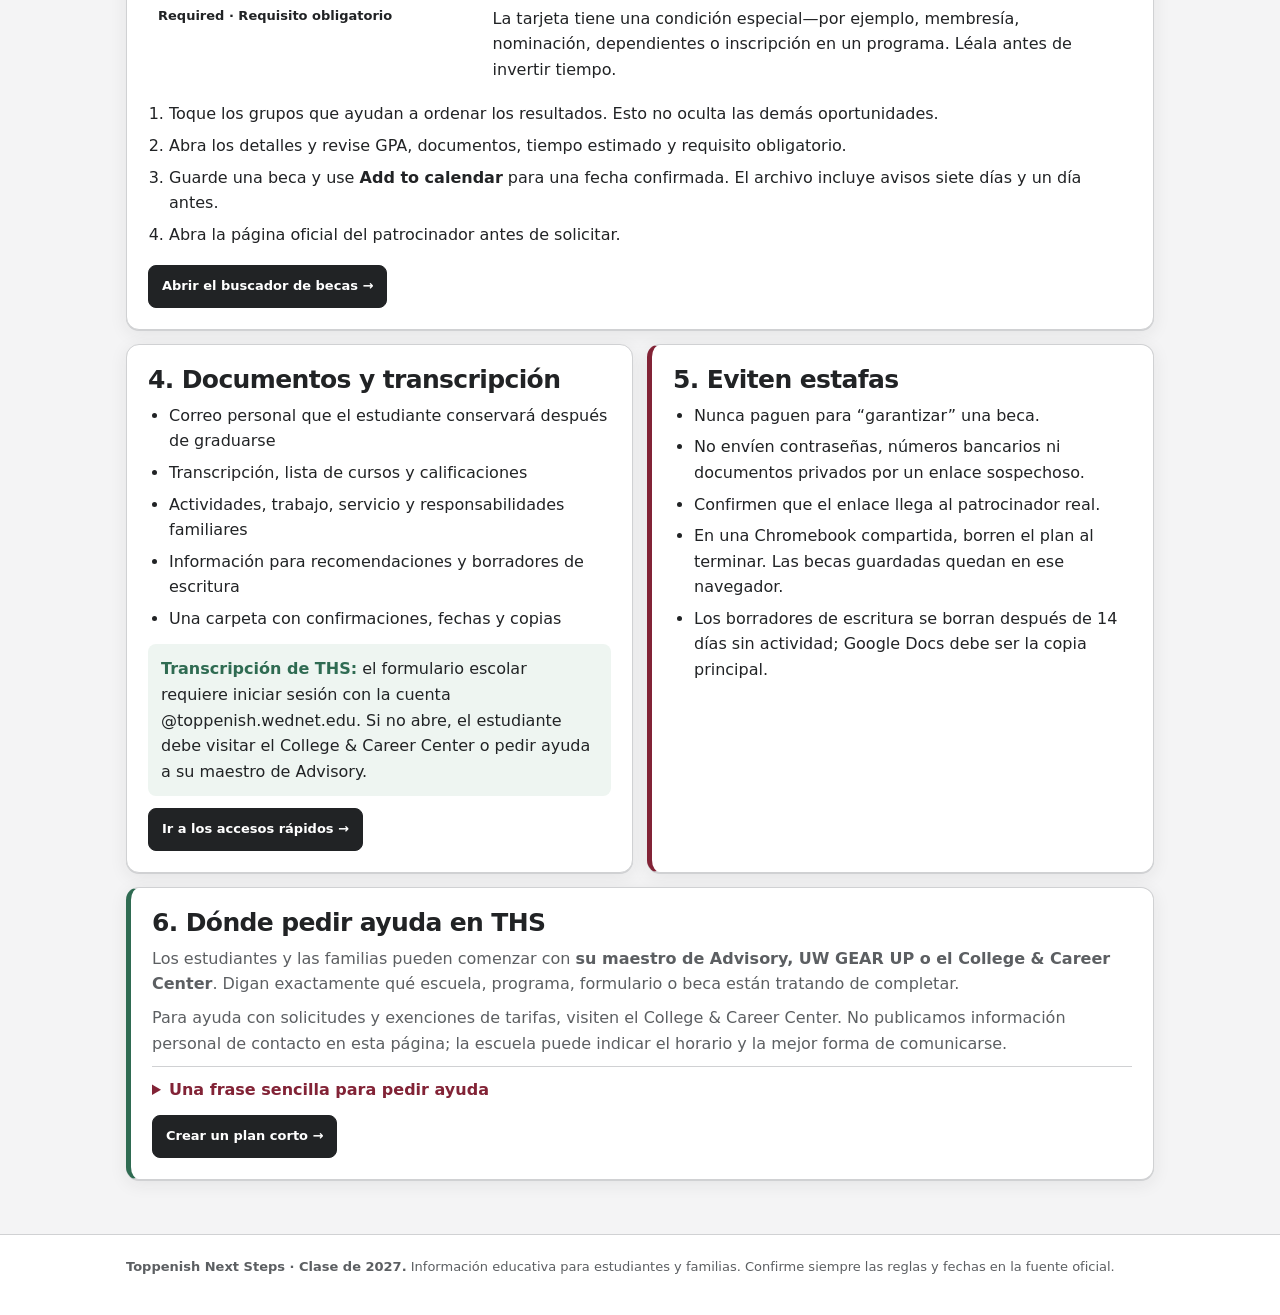
<file: familias.html>
<!DOCTYPE html>
<html lang="es">
<head>
<meta charset="utf-8">
<meta name="viewport" content="width=device-width, initial-scale=1">
<title>Ayuda para familias · Toppenish Next Steps</title>
<meta name="description" content="Guía en español para familias de la Clase de 2027: ayuda financiera, becas, solicitudes, fechas y apoyo en Toppenish High School.">
<meta name="color-scheme" content="light">
<link rel="icon" href="assets/gradcat.png" type="image/png">
<style>
:root{--crimson:#822336;--crimson-dk:#5f1927;--rose:#a04a5c;--rose-lt:#f0a6b2;--ink:#212325;--muted:#5c5f62;--paper:#f4f4f5;--card:#fff;--line:#d0d1d3;--sand:#faf6f2;--sage:#2f6b52;--sage-bg:#eef5f1;--shadow:0 1px 0 var(--line),0 4px 18px rgba(33,35,37,.08)}
*{box-sizing:border-box}html{scroll-behavior:smooth;-webkit-text-size-adjust:100%}@media(prefers-reduced-motion:reduce){html{scroll-behavior:auto}}
body{margin:0;background:var(--paper);color:var(--ink);font:16px/1.6 system-ui,-apple-system,"Segoe UI",sans-serif}a{color:var(--crimson)}button{font:inherit}a:focus-visible,summary:focus-visible{outline:3px solid var(--crimson);outline-offset:3px}.wrap{max-width:1060px;margin:0 auto;padding:0 16px}.skip{position:absolute;left:-9999px;top:0;background:#fff;padding:10px 14px;z-index:99}.skip:focus{left:8px;top:8px}
.top{position:relative;overflow:hidden;background:linear-gradient(135deg,#922a40 0%,var(--crimson) 50%,#5a1725 100%);color:#fff;border-top:7px solid var(--ink);border-bottom:4px solid var(--rose-lt);padding:15px 0 16px}.top::before{content:"";position:absolute;inset:auto -75px -105px auto;width:240px;height:240px;border:34px solid rgba(255,255,255,.055);border-radius:50%;pointer-events:none}.inner{display:flex;align-items:center;justify-content:space-between;gap:18px}.lockup{display:flex;align-items:center;gap:11px;min-width:0;color:#fff;text-decoration:none}.badge{width:54px;height:54px;display:grid;place-items:center;flex:0 0 auto;border:2px solid rgba(255,255,255,.9);border-radius:11px;background:#fff;overflow:hidden;box-shadow:0 5px 16px rgba(20,5,9,.26)}.badge img{width:100%;height:100%;object-fit:contain}.brand-eyebrow{display:block;margin-bottom:3px;color:#f3c9d1;font:800 9px/1.1 ui-monospace,SFMono-Regular,Menlo,Consolas,monospace;letter-spacing:.15em;text-transform:uppercase}.site-name{display:block;font-size:22px;line-height:1.02;letter-spacing:-.035em;font-weight:850}.school{display:block;margin-top:3px;color:#f0dade;font-size:12px}.top-links{display:flex;gap:8px;align-items:center;justify-content:flex-end;flex-wrap:wrap}.top-links a{border:1px solid rgba(255,255,255,.55);border-radius:999px;color:#fff;padding:7px 10px;text-decoration:none;font-size:12px;font-weight:800}.top-links a:hover{background:#fff;color:var(--crimson)}
.site-nav{position:sticky;top:0;z-index:20;background:rgba(255,255,255,.98);border-bottom:1px solid var(--line);box-shadow:0 3px 14px rgba(33,35,37,.06)}.nav-row{display:flex;overflow-x:auto;scrollbar-width:none}.nav-row::-webkit-scrollbar{display:none}.site-nav a{display:inline-flex;align-items:center;justify-content:center;gap:6px;flex:0 0 auto;border-bottom:3px solid transparent;color:var(--muted);padding:12px 13px 10px;text-decoration:none;font-size:13px;font-weight:800;white-space:nowrap}.site-nav a:hover{background:var(--sand);color:var(--crimson)}.site-nav a[aria-current="page"]{background:#fff;color:var(--ink);border-bottom-color:var(--crimson)}.num{color:var(--crimson);font:700 10px ui-monospace,SFMono-Regular,Menlo,Consolas,monospace}
.hero{background:var(--ink);color:#fff;padding:clamp(34px,7vw,68px) 0}.hero .eyebrow{margin:0 0 8px;color:#f0a6b2;font-size:12px;font-weight:900;letter-spacing:.14em;text-transform:uppercase}.hero h1{max-width:16ch;margin:0;font-size:clamp(36px,8vw,68px);line-height:1;letter-spacing:-.045em}.hero p{max-width:65ch;margin:16px 0 0;color:#d8d9da;font-size:17px}.quick{display:flex;gap:8px;flex-wrap:wrap;margin-top:20px}.quick a{border:1px solid #fff;border-radius:8px;background:#fff;color:var(--ink);padding:10px 13px;text-decoration:none;font-size:13px;font-weight:900}.quick a:hover{background:#f4dfe3;border-color:#f4dfe3;color:var(--crimson)}
main{padding:28px 0 54px}.intro{max-width:72ch;margin:0 0 24px;color:var(--muted);font-size:17px}.grid{display:grid;grid-template-columns:repeat(2,minmax(0,1fr));gap:14px}.card{background:var(--card);border:1px solid var(--line);border-radius:13px;padding:21px;box-shadow:var(--shadow)}.card.wide{grid-column:1/-1}.card h2{margin:0 0 9px;font-size:25px;line-height:1.1;letter-spacing:-.025em}.card h3{margin:18px 0 5px;font-size:18px}.card p{margin:8px 0;color:var(--muted)}.card ul,.card ol{margin:9px 0 0;padding-left:21px}.card li{margin:6px 0}.action{border-left:5px solid var(--sage)}.warning{border-left:5px solid var(--crimson)}.callout{margin:13px 0 0;padding:12px 13px;border-radius:8px;background:var(--sage-bg);color:var(--ink)}.callout strong{color:var(--sage)}.btn{display:inline-flex;margin-top:12px;border:1.5px solid var(--ink);border-radius:8px;background:var(--ink);color:#fff;padding:10px 13px;text-decoration:none;font-size:13px;font-weight:900}.btn:hover{background:var(--crimson);border-color:var(--crimson)}details{margin-top:10px;border-top:1px solid var(--line);padding-top:10px}summary{cursor:pointer;color:var(--crimson);font-weight:900}.status-table{width:100%;border-collapse:collapse;margin-top:12px}.status-table th,.status-table td{border-top:1px solid var(--line);padding:10px;text-align:left;vertical-align:top}.status-table th{width:34%;font-size:13px}.footer{border-top:1px solid var(--line);background:#fff;padding:22px 0 38px;color:var(--muted);font-size:13px}.footer p{margin:0}
@media(max-width:700px){.grid{grid-template-columns:1fr}.card.wide{grid-column:auto}.top{padding:14px 0 13px;border-top-width:5px;border-bottom-width:3px}.inner{display:grid;grid-template-columns:1fr;gap:11px;padding:0 14px}.lockup{gap:12px}.badge{width:56px;height:56px}.brand-eyebrow{font-size:8.5px}.site-name{font-size:23px;white-space:nowrap}.school{font-size:11.5px}.top-links{display:grid;grid-template-columns:1fr 1fr;width:100%;gap:7px}.top-links a:first-child{display:none}.top-links a{display:flex;align-items:center;justify-content:center;min-height:42px;padding:8px 10px;background:rgba(28,7,12,.18);border-color:rgba(255,255,255,.62);font-size:12px;text-align:center}.site-nav a{font-size:12px;padding-left:11px;padding-right:11px}.hero{padding-top:30px}.status-table th,.status-table td{display:block;width:100%}.status-table td{border-top:0;padding-top:0}}
</style>
</head>
<body>
<a class="skip" href="#contenido">Saltar al contenido principal</a>
<header class="top">
  <div class="wrap inner">
    <a class="lockup" href="index.html" aria-label="Página principal de Toppenish Next Steps"><span class="badge"><img src="assets/gradcat.png" alt=""></span><span><span class="brand-eyebrow">Clase de 2027</span><strong class="site-name">Toppenish Next Steps</strong><span class="school">Planear · Solicitar · Pagar lo que sigue</span></span></a>
    <div class="top-links"><a href="coach.html">Personalizar mi plan</a><a href="scholarships.html">Buscar becas</a><a href="familias.html">Español para familias</a></div>
  </div>
</header>
<nav class="site-nav" aria-label="Secciones principales">
  <div class="wrap nav-row">
    <a href="index.html#start"><span class="num">01</span> Comenzar</a><a href="index.html#pathways"><span class="num">02</span> Elegir un camino</a><a href="index.html#requirements"><span class="num">03</span> Requisitos</a><a href="index.html#deadlines"><span class="num">04</span> Pagar estudios</a><a href="scholarships.html"><span class="num">05</span> Becas</a><a href="index.html#writing"><span class="num">06</span> Escritura</a><a href="familias.html" aria-current="page"><span class="num">ES</span> Familias</a>
  </div>
</nav>
<section class="hero">
  <div class="wrap"><p class="eyebrow">Guía para familias</p><h1>No tienen que resolver todo hoy.</h1><p>Esta página explica los pasos más importantes de último año en lenguaje claro. Empiecen con una sola acción, anoten la siguiente fecha y pidan ayuda cuando algo no esté claro.</p><div class="quick"><a href="#dinero">FAFSA o WASFA</a><a href="#becas">Buscar becas</a><a href="#documentos">Pedir transcripción</a><a href="#ayuda">Pedir ayuda</a></div></div>
</section>
<main id="contenido">
  <div class="wrap">
    <p class="intro"><strong>Cómo usar este sitio:</strong> el calendario muestra fechas confirmadas; el buscador de becas permite guardar oportunidades y añadir fechas al calendario; el plan personalizado hace preguntas sencillas y no pide nombre ni cuenta. Siempre confirmen los requisitos en la página oficial antes de enviar una solicitud.</p>
    <div class="grid">
      <section class="card action" id="dinero">
        <h2>1. FAFSA o WASFA</h2>
        <p>Ambas solicitudes son gratuitas y pueden abrir acceso a ayuda para universidad, colegio técnico, community college o algunos aprendizajes.</p>
        <ul><li><strong>FAFSA:</strong> solicitud federal de ayuda financiera.</li><li><strong>WASFA:</strong> solicitud de Washington para estudiantes que no pueden o deciden no presentar FAFSA y cumplen las reglas estatales.</li></ul>
        <div class="callout"><strong>¿No saben cuál usar?</strong> No adivinen ni publiquen información de ciudadanía. Usen la guía oficial de WSAC o pidan ayuda a su maestro de Advisory, UW GEAR UP o el College &amp; Career Center.</div>
        <p>Una persona que contribuye información en FAFSA puede participar aunque no tenga número de Seguro Social. Sigan únicamente las instrucciones oficiales y no paguen a nadie para “completar” la solicitud.</p>
        <a class="btn" href="https://wsac.wa.gov/apply" target="_blank" rel="noopener">Guía oficial de WSAC →</a>
      </section>
      <section class="card">
        <h2>2. Washington College Grant</h2>
        <p>No asuman que la familia gana demasiado. Para 2026–27, una familia de cuatro puede estar en el rango de ayuda completa cerca de $83,500 y recibir alguna ayuda hasta aproximadamente $139,500. Los montos y límites pueden cambiar.</p>
        <p>La beca estatal puede usarse en universidades, community colleges, escuelas técnicas y programas aprobados. FAFSA o WASFA es la puerta de entrada.</p>
        <a class="btn" href="https://wsac.wa.gov/wcg" target="_blank" rel="noopener">Revisar Washington College Grant →</a>
      </section>
      <section class="card wide" id="becas">
        <h2>3. Becas: qué significan las tarjetas</h2>
        <table class="status-table"><tr><th>Open &amp; accepting · Abierta</th><td>La solicitud está abierta. Revise la fecha confirmada y empiece ahora.</td></tr><tr><th>Opens soon · Abre pronto</th><td>Hay una fecha de apertura confirmada. Prepare documentos antes de ese día.</td></tr><tr><th>Tentative · Tentativa</th><td>La fecha se proyecta con información de un ciclo anterior. No está garantizada y no se añade al calendario hasta confirmarse.</td></tr><tr><th>Required · Requisito obligatorio</th><td>La tarjeta tiene una condición especial—por ejemplo, membresía, nominación, dependientes o inscripción en un programa. Léala antes de invertir tiempo.</td></tr></table>
        <ol><li>Toque los grupos que ayudan a ordenar los resultados. Esto no oculta las demás oportunidades.</li><li>Abra los detalles y revise GPA, documentos, tiempo estimado y requisito obligatorio.</li><li>Guarde una beca y use <strong>Add to calendar</strong> para una fecha confirmada. El archivo incluye avisos siete días y un día antes.</li><li>Abra la página oficial del patrocinador antes de solicitar.</li></ol>
        <a class="btn" href="scholarships.html">Abrir el buscador de becas →</a>
      </section>
      <section class="card" id="documentos">
        <h2>4. Documentos y transcripción</h2>
        <ul><li>Correo personal que el estudiante conservará después de graduarse</li><li>Transcripción, lista de cursos y calificaciones</li><li>Actividades, trabajo, servicio y responsabilidades familiares</li><li>Información para recomendaciones y borradores de escritura</li><li>Una carpeta con confirmaciones, fechas y copias</li></ul>
        <div class="callout"><strong>Transcripción de THS:</strong> el formulario escolar requiere iniciar sesión con la cuenta <span lang="en">@toppenish.wednet.edu</span>. Si no abre, el estudiante debe visitar el College &amp; Career Center o pedir ayuda a su maestro de Advisory.</div>
        <a class="btn" href="index.html#start">Ir a los accesos rápidos →</a>
      </section>
      <section class="card warning">
        <h2>5. Eviten estafas</h2>
        <ul><li>Nunca paguen para “garantizar” una beca.</li><li>No envíen contraseñas, números bancarios ni documentos privados por un enlace sospechoso.</li><li>Confirmen que el enlace llega al patrocinador real.</li><li>En una Chromebook compartida, borren el plan al terminar. Las becas guardadas quedan en ese navegador.</li><li>Los borradores de escritura se borran después de 14 días sin actividad; Google Docs debe ser la copia principal.</li></ul>
      </section>
      <section class="card wide action" id="ayuda">
        <h2>6. Dónde pedir ayuda en THS</h2>
        <p>Los estudiantes y las familias pueden comenzar con <strong>su maestro de Advisory, UW GEAR UP o el College &amp; Career Center</strong>. Digan exactamente qué escuela, programa, formulario o beca están tratando de completar.</p>
        <p>Para ayuda con solicitudes y exenciones de tarifas, visiten el College &amp; Career Center. No publicamos información personal de contacto en esta página; la escuela puede indicar el horario y la mejor forma de comunicarse.</p>
        <details><summary>Una frase sencilla para pedir ayuda</summary><p>“Estoy trabajando en ________. No entiendo ________ y la fecha es ________. ¿Puede ayudarme a encontrar el siguiente paso?”</p></details>
        <a class="btn" href="coach.html">Crear un plan corto →</a>
      </section>
    </div>
  </div>
</main>
<footer class="footer"><div class="wrap"><p><strong>Toppenish Next Steps · Clase de 2027.</strong> Información educativa para estudiantes y familias. Confirme siempre las reglas y fechas en la fuente oficial.</p></div></footer>
</body>
</html>
</file>
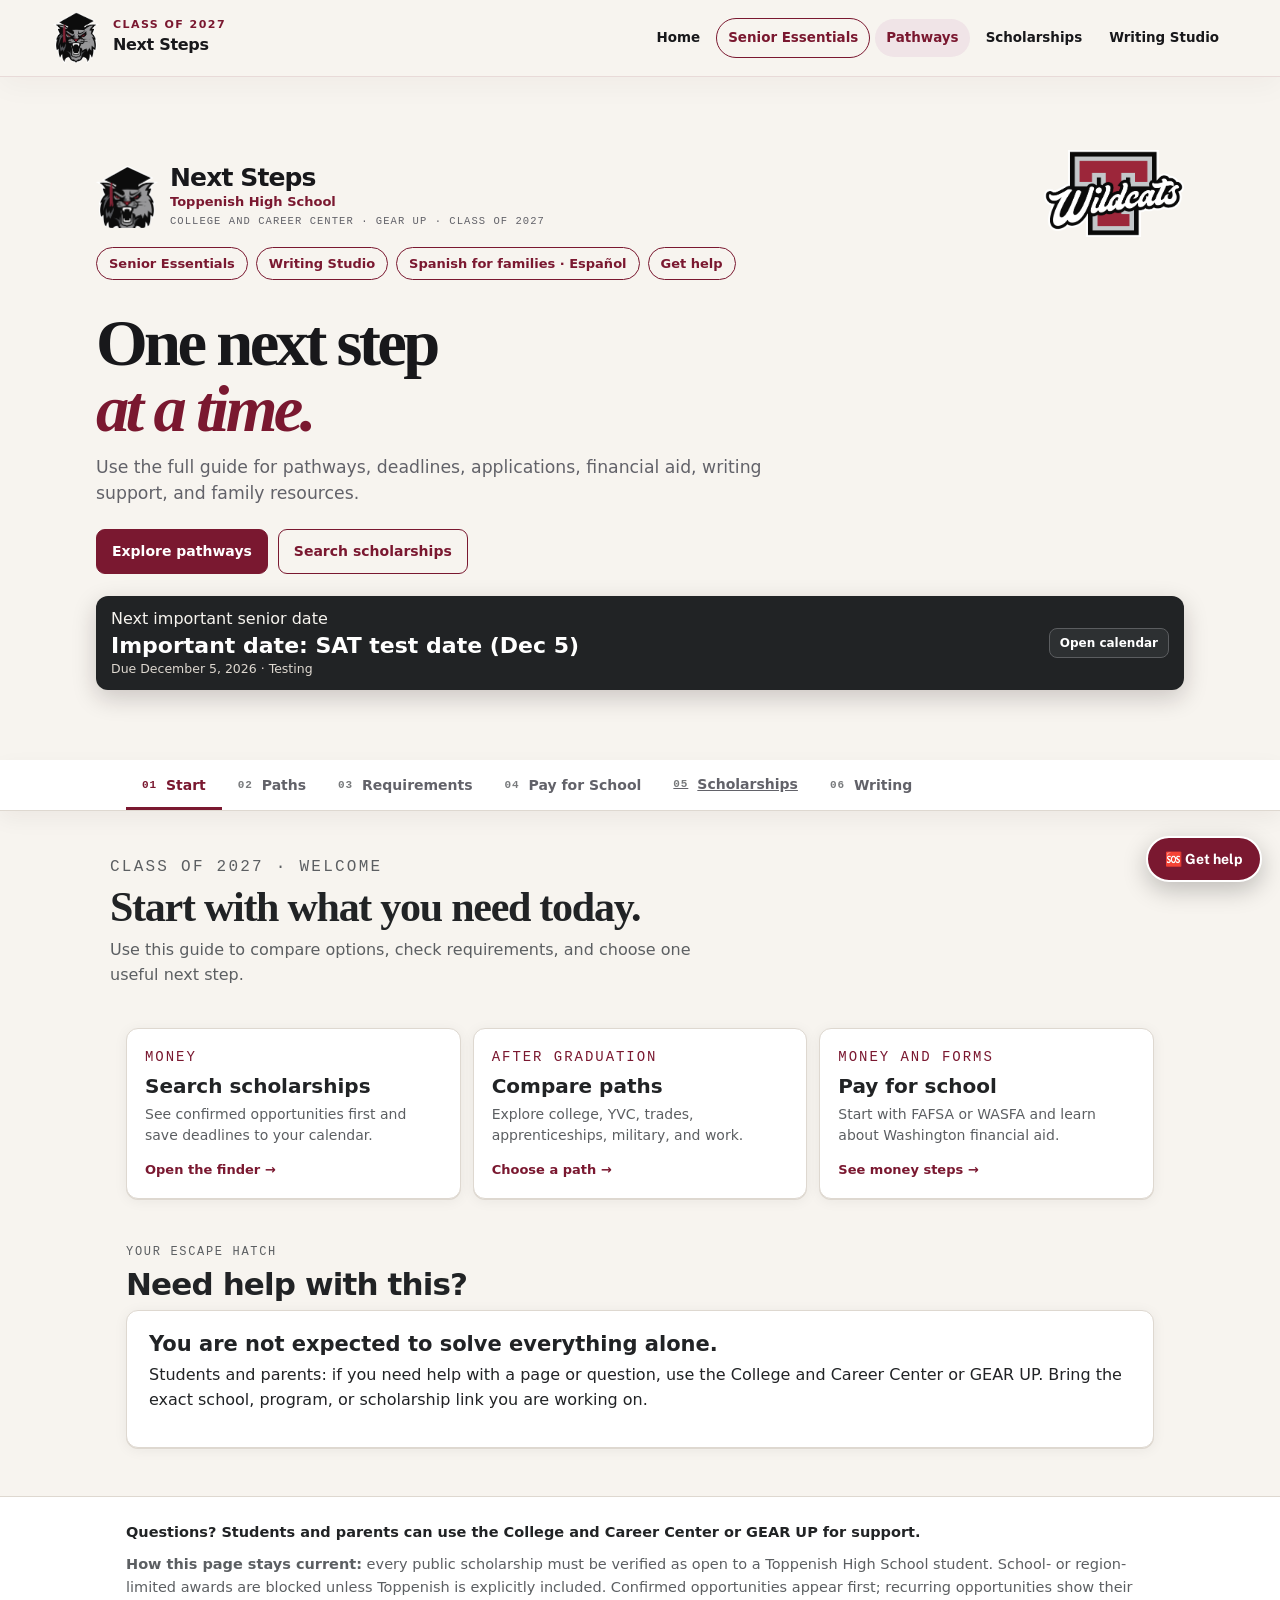
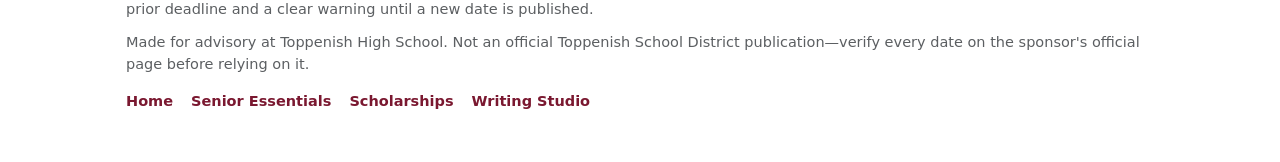
<file: resources.html>
<!DOCTYPE html>
<html lang="en">
<head>
<meta charset="utf-8">
<meta name="viewport" content="width=device-width, initial-scale=1">
<title>Pathways & Senior Resources | Class of 2027</title>
<meta name="description" content="Scholarship deadlines, application writing, and after-high-school pathways for Toppenish High School seniors.">
<meta name="color-scheme" content="light">
<link rel="icon" href="assets/gradcat.png" type="image/png">
<link rel="preconnect" href="https://fonts.googleapis.com">
<link rel="preconnect" href="https://fonts.gstatic.com" crossorigin>
<link href="https://fonts.googleapis.com/css2?family=Bricolage+Grotesque:opsz,wght@12..96,400;12..96,600;12..96,800&family=DM+Mono:wght@400;500&family=Public+Sans:ital,wght@0,400;0,600;0,700;1,400&display=swap" rel="stylesheet">
<style>
/* ============================================================
   PALETTE — Toppenish School District, orchard rows at dusk
   ============================================================ */
:root{
  --crimson:   #7a1830;
  --gray64:    #787a7c;
  --gray37:    #acaeb0;
  --gray20:    #ded8d0;

  --crimson-dk:#541020;
  --rose:      #a04a5c;
  --rose-lt:   #f0a6b2;
  --ink:       #212325;
  --ink-2:     #34373a;
  --paper:     #f7f4ef;
  --card:      #ffffff;
  --muted:     #5c5f62;
  --sand:      #faf6f2;
  --sage:      #2f6b52;      /* "this works" — strong examples */
  --sage-bg:   #eef5f1;
  --warn-bg:   #fbf1f3;

  --shadow: 0 1px 0 var(--gray20), 0 2px 14px rgba(33,35,37,.06);
  --wrap: 1120px;
}

*{box-sizing:border-box}
html{-webkit-text-size-adjust:100%; scroll-behavior:smooth}
@media (prefers-reduced-motion:reduce){html{scroll-behavior:auto}}
body{
  margin:0; background:var(--paper); color:var(--ink);
  font-family:"Public Sans",-apple-system,BlinkMacSystemFont,"Segoe UI",Roboto,sans-serif;
  font-size:17px; line-height:1.55;
}
h1,h2,h3,h4{font-family:"Bricolage Grotesque","Public Sans",sans-serif; font-weight:800; line-height:1.05; margin:0}
a{color:var(--crimson)}
a:focus-visible,button:focus-visible,input:focus-visible,textarea:focus-visible,select:focus-visible,summary:focus-visible{
  outline:3px solid var(--crimson); outline-offset:2px; border-radius:2px}
p{margin:0 0 12px}

.wrap{max-width:var(--wrap); margin:0 auto; padding:0 20px}
.eyebrow{
  font-family:"DM Mono",ui-monospace,monospace; font-size:12px; font-weight:500;
  letter-spacing:.14em; text-transform:uppercase; color:var(--muted); margin:0;
}
.sr{position:absolute;width:1px;height:1px;overflow:hidden;clip:rect(0 0 0 0);white-space:nowrap}
.skip{position:absolute;left:-9999px;top:0;background:#fff;padding:10px 14px;z-index:99}
.skip:focus{left:8px;top:8px}

/* ============================================================
   START HERE — low-friction senior action center
   ============================================================ */
.utility{display:flex;gap:8px;flex-wrap:wrap;margin:0 0 18px}
.utility button,.utility a{
  border:1px solid rgba(255,255,255,.42);background:rgba(255,255,255,.08);color:#fff;
  border-radius:999px;padding:7px 11px;text-decoration:none;font:500 11px "DM Mono",monospace;
  letter-spacing:.06em;cursor:pointer
}
.utility button:hover,.utility a:hover{background:#fff;color:var(--crimson)}
.current-action{
  margin:26px 0 18px;background:var(--ink);color:#fff;border-radius:14px;padding:24px;
  display:grid;grid-template-columns:minmax(0,1fr) auto;gap:22px;align-items:center
}
.current-action .eyebrow{color:var(--rose-lt)}
.current-action h3{font-size:clamp(24px,4vw,34px);margin:5px 0 7px}
.current-action p{color:var(--gray20);max-width:60ch;margin:0}
.current-action .btn{background:var(--rose-lt);border-color:var(--rose-lt);color:var(--ink);white-space:nowrap}
.welcome-card{background:#fff;border:1px solid var(--gray20);border-radius:14px;padding:24px;box-shadow:var(--shadow);margin-top:24px}
.welcome-card h3{font-size:clamp(24px,4vw,34px);margin:5px 0 14px}
.welcome-card.small h3{font-size:22px;margin-bottom:7px}
.welcome-card.small{margin-top:0}
.welcome-options{display:flex;gap:9px;flex-wrap:wrap}
.welcome-options button{appearance:none;border:1.5px solid var(--gray20);background:var(--paper);color:var(--ink);border-radius:999px;padding:11px 14px;font:600 14px "Public Sans",sans-serif;cursor:pointer}
.welcome-options button:hover,.welcome-options button[aria-pressed="true"]{background:var(--crimson);border-color:var(--crimson);color:#fff}
.welcome-response{margin-top:17px;background:var(--sand);border-left:5px solid var(--crimson);border-radius:0 9px 9px 0;padding:15px 17px;min-height:65px}
.welcome-response strong,.welcome-response span{display:block}
.welcome-response strong{font-family:"Bricolage Grotesque",sans-serif;font-size:19px;margin-bottom:3px}
.welcome-response span{color:var(--muted);font-size:15px}
.hero-actions{display:flex;gap:10px;flex-wrap:wrap;margin:0 0 22px}
.hero-actions a{
  display:inline-flex;align-items:center;justify-content:center;text-decoration:none;border-radius:9px;
  padding:11px 15px;font-weight:800;font-size:14px;border:1.5px solid rgba(255,255,255,.72)
}
.hero-actions .primary{background:#fff;color:var(--crimson);border-color:#fff}
.hero-actions .secondary{background:transparent;color:#fff}
.hero-actions a:hover{background:var(--ink);border-color:var(--ink);color:#fff}
.coach-gateway{
  margin-top:20px;background:var(--ink);color:#fff;border-radius:14px;padding:clamp(22px,5vw,36px);
  display:grid;grid-template-columns:minmax(0,1fr) auto;gap:22px;align-items:center;box-shadow:var(--shadow)
}
.coach-gateway .eyebrow{color:var(--rose-lt)}
.coach-gateway h3{font-size:clamp(28px,5vw,44px);margin:6px 0 9px;max-width:17ch}
.coach-gateway p{color:var(--gray20);max-width:58ch;margin:0}
.coach-gateway .btn{background:var(--rose-lt);border-color:var(--rose-lt);color:var(--ink);text-decoration:none;white-space:nowrap}
.coach-gateway .btn:hover{background:#fff;border-color:#fff;color:var(--crimson)}
.start-shortcuts{display:grid;grid-template-columns:repeat(3,1fr);gap:12px;margin-top:14px}
.start-shortcut{
  background:#fff;border:1px solid var(--gray20);border-radius:12px;padding:18px;text-decoration:none;color:var(--ink);
  box-shadow:var(--shadow);display:flex;flex-direction:column;min-height:145px
}
.start-shortcut .eyebrow{color:var(--crimson)}
.start-shortcut h3{font-size:20px;margin:7px 0 7px}
.start-shortcut p{color:var(--muted);font-size:14px;margin:0}
.start-shortcut span{margin-top:auto;padding-top:13px;color:var(--crimson);font-weight:800;font-size:13px}
.start-shortcut:hover{border-color:var(--crimson);transform:translateY(-2px)}
.requirements-grid{display:grid;grid-template-columns:repeat(2,1fr);gap:12px;margin-top:17px}
.requirement-card{background:#fff;border:1px solid var(--gray20);border-radius:10px;padding:17px;box-shadow:var(--shadow)}
.requirement-card h4{font-size:19px;margin-bottom:6px}
.requirement-card p{color:var(--muted);font-size:15px;margin:0}
.requirement-card .mini{margin-top:12px}
.requirements-accordion{display:grid;gap:10px;margin-top:30px}
.requirements-accordion details{background:#fff;border:1px solid var(--gray20);border-radius:10px;box-shadow:var(--shadow);overflow:hidden}
.requirements-accordion summary{cursor:pointer;list-style:none;padding:17px 20px;font-family:"Bricolage Grotesque",sans-serif;font-size:20px;font-weight:800}
.requirements-accordion summary::-webkit-details-marker{display:none}
.requirements-accordion summary::after{content:"+";float:right;color:var(--crimson);font-family:"DM Mono",monospace;font-size:20px}
.requirements-accordion details[open] summary{border-bottom:1px solid var(--gray20);background:var(--sand)}
.requirements-accordion details[open] summary::after{content:"−"}
.requirements-body{padding:17px 20px 20px;color:var(--muted);font-size:15.5px}
.requirements-body h4{color:var(--ink);font-size:17px;margin:16px 0 6px}
.requirements-body h4:first-child{margin-top:0}
.requirements-body ul{margin:8px 0 0;padding-left:21px}
.requirements-body li{margin:6px 0}
.requirements-body a{font-weight:700}
.start-grid{display:grid;grid-template-columns:repeat(3,1fr);gap:12px;margin:18px 0 0}
.start-step{
  background:#fff;border:1px solid var(--gray20);border-radius:12px;padding:18px;box-shadow:var(--shadow);
  display:flex;flex-direction:column;min-height:190px
}
.start-step .stepnum{font:500 11px "DM Mono",monospace;color:var(--crimson);letter-spacing:.12em;text-transform:uppercase}
.start-step h3{font-size:20px;margin:7px 0 7px}
.start-step p{font-size:14.5px;color:var(--muted);margin-bottom:14px}
.start-step button{margin-top:auto;align-self:flex-start}
.aid-grid{display:grid;grid-template-columns:1.1fr .9fr;gap:14px;margin-top:18px}
.decision-card,.grant-card,.plan-card,.help-card,.vocab-card{
  background:#fff;border:1px solid var(--gray20);border-radius:12px;padding:22px;box-shadow:var(--shadow)
}
.decision-card{border-top:5px solid var(--crimson)}
.decision-card h4,.grant-card h4,.plan-card h4,.help-card h4,.vocab-card h4{font-size:21px;margin-bottom:8px}
.decision-choice{display:grid;gap:9px;margin:15px 0}
.decision-choice a{display:block;border:1px solid var(--gray20);border-radius:9px;padding:12px 14px;text-decoration:none;color:var(--ink);font-weight:700}
.decision-choice a:hover{border-color:var(--crimson);background:var(--sand)}
.decision-choice small{display:block;color:var(--muted);font-weight:400;margin-top:3px}
.grant-card{background:var(--sage-bg);border-color:#bdd8c9;border-top:5px solid var(--sage)}
.grant-big{font:800 clamp(28px,5vw,46px) "Bricolage Grotesque",sans-serif;color:var(--sage);line-height:1;margin:12px 0 8px}
.plan-controls{display:grid;grid-template-columns:1fr 1fr;gap:12px;margin:15px 0}
.plan-controls label{font-weight:700;font-size:14px}
.plan-controls select{width:100%;margin-top:5px;padding:10px;border:1.5px solid var(--gray20);border-radius:7px;background:var(--paper);font:inherit}
.plan-output{background:var(--sand);border-left:4px solid var(--crimson);padding:15px;border-radius:0 9px 9px 0;margin-top:12px}
.plan-output ol{margin:8px 0 0;padding-left:21px}.plan-output li{margin-bottom:6px}
.help-grid{display:grid;grid-template-columns:repeat(2,1fr);gap:9px;margin:15px 0}
.help-grid div{background:var(--sand);border-radius:8px;padding:11px 12px;font-size:14px;font-weight:700}
.help-fab{
  position:fixed;right:18px;bottom:18px;z-index:70;border:0;border-radius:999px;background:var(--crimson);color:#fff;
  padding:13px 17px;box-shadow:0 8px 25px rgba(0,0,0,.24);font:700 14px "Public Sans",sans-serif;cursor:pointer
}
.help-fab:hover{background:var(--crimson-dk)}
.hidden-curriculum{display:grid;grid-template-columns:repeat(2,1fr);gap:10px;margin-top:16px}
.hidden-curriculum div{background:#fff;border:1px solid var(--gray20);border-radius:9px;padding:13px 14px;font-size:14.5px}
.hidden-curriculum strong{display:block;font-family:"Bricolage Grotesque",sans-serif;margin-bottom:3px}
.vocab{display:grid;grid-template-columns:repeat(2,1fr);gap:9px;margin-top:14px}
.vocab div{border-top:1px solid var(--gray20);padding-top:9px;font-size:14px;color:var(--muted)}
.vocab b{color:var(--ink)}
.critical-es{border-left:5px solid #d1a93b}
.cta-row{display:flex;gap:9px;flex-wrap:wrap;margin-top:14px}
.cta-row a{text-decoration:none}
@media(max-width:820px){.start-grid{grid-template-columns:repeat(2,1fr)}.aid-grid{grid-template-columns:1fr}}
@media(max-width:700px){
  .requirements-grid{grid-template-columns:1fr}
  .wildcats-script{width:110px;right:18px;top:22px}
  .lockup{max-width:calc(100% - 125px)}
}
@media(max-width:560px){
  .start-grid,.start-shortcuts,.help-grid,.hidden-curriculum,.vocab,.plan-controls{grid-template-columns:1fr}
  .current-action{grid-template-columns:1fr;padding:19px}.start-step{min-height:0}
  .coach-gateway{grid-template-columns:1fr;padding:21px}.coach-gateway h3{max-width:none}
  .coach-gateway .btn{width:100%;text-align:center}.start-shortcut{min-height:0}
  .help-fab{right:12px;bottom:12px;padding:11px 14px}
  .wildcats-script{display:none}
}

/* ============================================================
   HEADER
   ============================================================ */
header.top{
  background:var(--crimson); color:#fff;
  position:relative; overflow:hidden; border-top:7px solid var(--ink);
}
header.top .inner{padding:28px 20px 0}
header.top::after{
  content:""; position:absolute; inset:0; pointer-events:none;
  background:repeating-linear-gradient(90deg,rgba(255,255,255,.06) 0 1px,transparent 1px 46px);
}
header.top .wrap{position:relative; z-index:1}
header.top .eyebrow{color:#e6c3cb}
.lockup{display:flex; align-items:center; gap:13px; margin-bottom:14px}
.wildcats-script{position:absolute;right:20px;top:24px;width:150px;opacity:.96}
.wildcats-script img{display:block;width:100%;height:auto}
.badge{
  flex:0 0 auto; width:48px; height:48px; background:#fff; color:var(--crimson);
  display:grid; place-items:center; border-radius:5px; overflow:hidden;
  font-family:"Bricolage Grotesque",sans-serif; font-weight:800; font-size:19px; letter-spacing:-.03em;
}
.badge img{width:100%; height:100%; object-fit:contain; display:block}
header.top .school{font-weight:600; font-size:15px; color:#fff; line-height:1.25}
h1{
  font-size:clamp(40px,9vw,78px); letter-spacing:-.035em; margin:.14em 0 .1em;
  font-variation-settings:"opsz" 96;
}
h1 .thin{font-weight:400; color:#e2b6bf}
.lede{max-width:46ch; color:#f0dade; margin:0 0 22px}

.ticker{
  background:var(--ink); color:var(--paper); border-radius:10px 10px 0 0;
  padding:15px 20px; display:flex; gap:16px; align-items:center; flex-wrap:wrap;
}
.ticker .n{
  font-family:"Bricolage Grotesque",sans-serif; font-weight:800; font-size:38px;
  line-height:1; color:var(--rose-lt); letter-spacing:-.03em;
}
.ticker .lbl{font-family:"DM Mono",monospace; font-size:11.5px; letter-spacing:.12em; text-transform:uppercase; color:var(--gray37)}
.ticker .what{font-weight:600; font-size:16.5px; line-height:1.3}
.ticker a{color:#fff}
.ticker .mine{margin-left:auto; text-align:right}
.ticker .mine b{font-family:"Bricolage Grotesque",sans-serif; font-size:26px; display:block; line-height:1; color:#fff}

/* Confirmed-deadline calendar in the header */
.deadline-calendar{
  background:var(--ink); color:var(--paper); border-radius:10px 10px 0 0;
  padding:10px 16px;
}
.calendar-head{display:flex; justify-content:space-between; gap:18px; align-items:center}
.calendar-head h2{font-size:clamp(18px,3vw,23px); color:#fff; margin:2px 0 2px}
.calendar-head p{font-size:12.5px; color:var(--gray20); margin:0; max-width:58ch}
.calendar-open .calendar-head{align-items:flex-start; margin-bottom:15px}
.calendar-toggle{white-space:nowrap}
.calendar-actions{display:flex; gap:6px; flex:0 0 auto}
.calendar-actions button,.calendar-footer button,.calendar-toggle{
  border:1px solid #5b5d60; background:#2d3032; color:#fff; border-radius:6px;
  padding:7px 10px; font:500 12px "DM Mono",monospace; cursor:pointer
}
.calendar-actions button:hover,.calendar-footer button:hover{background:var(--crimson); border-color:var(--rose-lt)}
.calendar-toggle:hover{background:var(--crimson); border-color:var(--rose-lt)}
.calendar-body{margin-top:12px}
.calendar-weekdays,.calendar-grid{display:grid; grid-template-columns:repeat(7,minmax(0,1fr)); gap:4px}
.calendar-weekdays{margin-bottom:4px}
.calendar-weekdays span{font:500 10px "DM Mono",monospace; letter-spacing:.1em; text-transform:uppercase; color:var(--gray37); text-align:center}
.calendar-day,.calendar-blank{min-height:48px; border-radius:6px}
.calendar-blank{background:transparent}
.calendar-day{
  position:relative; border:1px solid #3e4143; background:#272a2c; color:#fff; cursor:pointer;
  display:flex; align-items:flex-start; justify-content:flex-end; padding:7px; font:600 13px "Public Sans",sans-serif
}
.calendar-day:hover{border-color:var(--rose-lt); background:#343638}
.calendar-day[aria-selected="true"]{outline:2px solid var(--rose-lt); outline-offset:-2px; background:#3a252b}
.calendar-day.today{border-color:#fff}
.calendar-day.has-deadline::after{content:""; position:absolute; left:7px; bottom:7px; width:7px; height:7px; border-radius:50%; background:var(--rose-lt)}
.calendar-day.has-deadline strong{color:var(--rose-lt)}
.calendar-day.past{opacity:.58}
.calendar-details{border-top:1px solid #45484a; margin-top:14px; padding-top:12px; min-height:56px}
.calendar-details.empty{padding:12px 0 0; color:var(--gray37); text-align:left}
.calendar-details h3{font:500 11px "DM Mono",monospace; letter-spacing:.12em; text-transform:uppercase; color:var(--gray37); margin:0 0 8px}
.calendar-event{display:grid; grid-template-columns:minmax(0,1fr) auto; gap:3px 14px; padding:7px 0; border-top:1px solid #35383a}
.calendar-event:first-of-type{border-top:0}
.calendar-event strong{font-family:"Bricolage Grotesque",sans-serif; font-size:16px; color:#fff}
.calendar-event span{font-size:12.5px; color:var(--gray20)}
.calendar-event time{grid-row:span 2; grid-column:2; font:500 11px "DM Mono",monospace; color:var(--rose-lt); text-align:right}
.calendar-event a{grid-column:1; color:var(--rose-lt); font-size:12.5px; font-weight:600; text-decoration:none}
.calendar-event a:hover{text-decoration:underline}
.calendar-footer{display:flex; align-items:center; gap:10px; flex-wrap:wrap; margin-top:13px; padding-top:11px; border-top:1px solid #45484a}
.calendar-footer span{font-size:12px; color:var(--gray37); margin-right:auto}
.calendar-footer button{font-size:11px; padding:6px 9px}

/* ============================================================
   SECTION NAV
   ============================================================ */
nav.hub{
  position:sticky; top:0; z-index:40; background:var(--ink); border-bottom:1px solid #000;
}
nav.hub .row{display:flex; gap:0; overflow-x:auto; scrollbar-width:none}
nav.hub .row::-webkit-scrollbar{display:none}
.tab{
  appearance:none; border:0; background:transparent; cursor:pointer; white-space:nowrap;
  color:var(--gray37); font-family:"Public Sans",sans-serif; font-weight:600; font-size:15px;
  padding:15px 18px 13px; border-bottom:3px solid transparent; display:flex; align-items:center; gap:9px;
}
.tab .num{font-family:"DM Mono",monospace; font-size:11px; color:var(--gray64); letter-spacing:.08em}
.tab:hover{color:#fff}
.tab[aria-selected="true"]{color:#fff; border-bottom-color:var(--rose-lt)}
.tab[aria-selected="true"] .num{color:var(--rose-lt)}
@media (max-width:600px){ .tab{padding:13px 13px 11px; font-size:14px} .tab .num{display:none} }

.panel[hidden]{display:none}
.panel-intro{padding:34px 0 4px; border-bottom:1px solid var(--gray20); margin-bottom:6px}
.panel-intro h2{font-size:clamp(26px,5vw,40px); letter-spacing:-.03em; margin:6px 0 8px}
.panel-intro p{max-width:62ch; color:var(--muted); font-size:16.5px}

/* ============================================================
   CONTROLS (deadline board)
   ============================================================ */
.controls{
  position:sticky; top:51px; z-index:30; background:var(--paper);
  border-bottom:1px solid var(--gray20); padding:11px 0 9px; margin-bottom:4px;
}
@media (max-width:600px){ .controls{top:46px} }
.controls .row{display:flex; gap:10px; align-items:center; flex-wrap:wrap}
#q{
  flex:1 1 240px; min-width:0; font:inherit; font-size:16px; padding:10px 13px;
  border:1.5px solid var(--gray20); border-radius:7px; background:var(--card); color:var(--ink);
}
#q::placeholder{color:#9a9d9f}
.chips{display:flex; gap:7px; overflow-x:auto; padding:8px 0 4px; -webkit-overflow-scrolling:touch; scrollbar-width:thin}
.chip{
  font-family:"DM Mono",monospace; font-size:12.5px; letter-spacing:.04em;
  white-space:nowrap; padding:7px 12px; border-radius:999px; cursor:pointer;
  border:1.5px solid var(--gray20); background:transparent; color:var(--muted);
}
.chip:hover{border-color:var(--crimson); color:var(--crimson)}
.chip[aria-pressed="true"]{background:var(--crimson); border-color:var(--crimson); color:#fff}
.chip.fit[aria-pressed="true"]{background:var(--ink); border-color:var(--ink)}
.chiprow-label{
  font-family:"DM Mono",monospace; font-size:11px; letter-spacing:.14em; text-transform:uppercase;
  color:var(--gray64); padding-top:9px; margin:0;
}
.toggle{font-family:"DM Mono",monospace; font-size:12.5px; color:var(--muted); display:flex; align-items:center; gap:7px; cursor:pointer; white-space:nowrap}
.toggle input{accent-color:var(--crimson); width:16px; height:16px}
.btn{
  font-family:"DM Mono",monospace; font-size:12.5px; letter-spacing:.04em; cursor:pointer;
  padding:9px 14px; border-radius:7px; border:1.5px solid var(--ink); background:var(--ink); color:#fff;
}
.btn:hover{background:var(--crimson); border-color:var(--crimson)}
.btn.ghost{background:transparent; color:var(--ink)}
.btn.ghost:hover{background:var(--ink); color:#fff}

/* ============================================================
   MONTH GROUPS + CARDS
   ============================================================ */
main{padding:0 0 10px}
.month{display:flex; align-items:center; gap:14px; margin:34px 0 14px}
.month h3{font-size:14px; font-family:"DM Mono",monospace; font-weight:500; letter-spacing:.18em; text-transform:uppercase}
.month .line{flex:1; height:1px; background:var(--gray20)}
.month .count{font-family:"DM Mono",monospace; font-size:12px; color:var(--muted)}

.grid{display:grid; gap:14px; grid-template-columns:repeat(auto-fill,minmax(330px,1fr))}

.card{
  background:var(--card); border-radius:12px; padding:17px 17px 15px;
  box-shadow:var(--shadow); border-left:5px solid var(--gray20);
  display:flex; flex-direction:column; gap:9px; position:relative;
}
.card.urgent{border-left-color:var(--crimson)}
.card.soon  {border-left-color:var(--rose)}
.card.open  {border-left-color:var(--gray64)}
.card.rolling{border-left-color:var(--gray37)}
.card.closed{border-left-color:var(--gray20); background:#fafafa}
.card.closed .name,.card.closed .days{opacity:.55}
.card.planning{border-left-color:var(--rose); background:#fffafb}
.card.planning .days b{font-size:17px; color:var(--rose); padding-top:8px; line-height:1.05}
.card.planning .days small{color:var(--rose)}
.card.done{background:var(--sage-bg); border-left-color:var(--sage)}
.card.done .name{text-decoration:line-through; text-decoration-thickness:2px; opacity:.7}

.card .head{display:flex; justify-content:space-between; gap:14px; align-items:flex-start}
.name{font-family:"Bricolage Grotesque",sans-serif; font-weight:800; font-size:19.5px; letter-spacing:-.015em; line-height:1.12}
.org{font-family:"DM Mono",monospace; font-size:11.5px; letter-spacing:.08em; text-transform:uppercase; color:var(--muted); margin-top:5px}

.days{text-align:right; flex:0 0 auto; line-height:1}
.days b{font-family:"Bricolage Grotesque",sans-serif; font-weight:800; font-size:33px; letter-spacing:-.04em; display:block}
.days small{font-family:"DM Mono",monospace; font-size:10px; letter-spacing:.1em; text-transform:uppercase; color:var(--muted)}
.urgent .days b{color:var(--crimson)}
.soon   .days b{color:var(--rose)}
.open   .days b{color:var(--gray64)}
.rolling .days b{font-size:18px; color:var(--gray64); padding-top:8px}
.closed .days b{font-size:18px; color:var(--gray37); padding-top:8px}

.amount{font-weight:700; color:var(--crimson); font-size:16.5px}
.who{color:var(--muted); font-size:15.5px}
.who.note{font-size:14.5px}
.due{font-family:"DM Mono",monospace; font-size:12.5px; border-top:1px solid var(--gray20); padding-top:10px; margin-top:auto}
.due .warn{color:var(--crimson)}
.card .go{
  display:inline-block; margin-top:5px; font-weight:600; text-decoration:none;
  border-bottom:2px solid var(--crimson); padding-bottom:1px; font-family:"Public Sans",sans-serif; font-size:15px;
}
.card .go:hover{border-bottom-color:var(--ink)}
.flag{
  font-family:"DM Mono",monospace; font-size:11px; color:var(--rose);
  border:1px solid #e3c8ce; background:var(--warn-bg); border-radius:5px; padding:4px 8px; align-self:flex-start;
}

/* effort + fit metadata */
.meta{display:flex; flex-wrap:wrap; gap:6px}
.tagpill{
  font-family:"DM Mono",monospace; font-size:10.5px; letter-spacing:.06em; text-transform:uppercase;
  border:1px solid var(--gray20); border-radius:999px; padding:3px 9px; color:var(--muted); background:#fff;
}
.tagpill.fit{border-color:var(--ink); color:var(--ink); background:#f1f1f2; font-weight:500}
.tagpill.eff-low{border-color:#bcd9c9; background:var(--sage-bg); color:var(--sage)}
.tagpill.eff-mid{border-color:var(--gray37); color:var(--gray64)}
.tagpill.eff-high{border-color:#e3c8ce; background:var(--warn-bg); color:var(--rose)}

.cardtools{display:flex; gap:8px; align-items:center; flex-wrap:wrap; margin-top:2px}
.mini{
  font-family:"DM Mono",monospace; font-size:11px; letter-spacing:.04em; cursor:pointer;
  padding:5px 9px; border-radius:6px; border:1px solid var(--gray20); background:#fff; color:var(--muted);
}
.mini:hover{border-color:var(--ink); color:var(--ink)}
.track{display:flex; align-items:center; gap:6px; font-family:"DM Mono",monospace; font-size:11px; color:var(--muted); cursor:pointer}
.track input{accent-color:var(--sage); width:15px; height:15px}

.empty{padding:50px 0; text-align:center; color:var(--muted)}
.empty b{display:block; font-family:"Bricolage Grotesque",sans-serif; font-size:22px; color:var(--ink); margin-bottom:6px}

/* ============================================================
   SHARED BLOCKS
   ============================================================ */
.note{
  background:#fff; border:1px solid var(--gray20); border-left:5px solid var(--crimson); border-radius:10px;
  padding:16px 18px; margin:30px 0 0; font-size:15.5px;
}
.note strong{font-family:"Bricolage Grotesque",sans-serif}
.note p:last-child{margin-bottom:0}
.notice-details{background:#fff;border:1px solid var(--gray20);border-left:5px solid var(--gold);border-radius:10px;margin-top:20px;overflow:hidden}
.notice-details summary{cursor:pointer;padding:14px 17px;font-weight:700;color:var(--ink);list-style:none}
.notice-details summary::-webkit-details-marker{display:none}
.notice-details summary::after{content:"+";float:right;color:var(--crimson);font:500 18px "DM Mono",monospace}
.notice-details[open] summary{border-bottom:1px solid var(--gray20);background:var(--sand)}
.notice-details[open] summary::after{content:"−"}
.notice-body{padding:14px 17px;font-size:15px}
.notice-body p:last-child{margin-bottom:0}

.band{background:var(--ink); color:var(--paper); margin-top:48px; padding:48px 0}
.band h2,.band h3{color:#fff}
.band .eyebrow{color:var(--gray37)}
.band p{color:var(--gray20)}
.band a{color:var(--rose-lt)}

.sect{margin:52px 0 0}
.sect > .eyebrow{margin-bottom:6px}
.sect > h3{font-size:clamp(23px,4vw,32px); letter-spacing:-.028em; margin-bottom:10px}
.sect > p.sub{max-width:64ch; color:var(--muted); font-size:16.5px}

/* ============================================================
   WRITING SECTION
   ============================================================ */
.wcards{display:grid; gap:14px; grid-template-columns:repeat(auto-fit,minmax(290px,1fr)); margin-top:20px}
.wcard{background:var(--card); border-radius:12px; padding:20px; box-shadow:var(--shadow); border-top:4px solid var(--crimson)}
.wcard h4{font-size:18px; margin-bottom:8px; letter-spacing:-.01em}
.wcard p{color:var(--muted); font-size:15.5px; margin:0 0 8px}
.wcard ul{margin:8px 0 0; padding-left:18px; color:var(--muted); font-size:15px}
.wcard li{margin-bottom:6px}
.wcard .kicker{font-family:"DM Mono",monospace; font-size:11px; letter-spacing:.12em; text-transform:uppercase; color:var(--crimson); margin-bottom:7px}

details.acc{
  background:var(--card); border:1px solid var(--gray20); border-radius:10px;
  margin-bottom:10px; overflow:hidden;
}
details.acc[open]{border-color:var(--gray37); box-shadow:var(--shadow)}
details.acc > summary{
  cursor:pointer; padding:15px 18px; font-weight:700; font-size:16.5px; list-style:none;
  display:flex; justify-content:space-between; gap:14px; align-items:center;
  font-family:"Bricolage Grotesque",sans-serif; letter-spacing:-.01em;
}
details.acc > summary::-webkit-details-marker{display:none}
details.acc > summary::after{content:"+"; font-family:"DM Mono",monospace; font-weight:400; font-size:20px; color:var(--crimson); flex:0 0 auto}
details.acc[open] > summary::after{content:"−"}
details.acc > summary:hover{background:var(--sand)}
.acc-body{padding:0 18px 18px; font-size:16px}
.acc-body p{color:var(--ink)}
.acc-body ul,.acc-body ol{padding-left:20px; margin:10px 0}
.acc-body li{margin-bottom:8px}
.acc-body .decode{
  font-family:"DM Mono",monospace; font-size:13px; background:var(--sand);
  border-left:3px solid var(--crimson); padding:11px 14px; border-radius:0 7px 7px 0; margin:10px 0; color:var(--ink-2);
}

/* before / after */
.ba{display:grid; gap:12px; grid-template-columns:repeat(auto-fit,minmax(280px,1fr)); margin:14px 0}
.ba > div{border-radius:10px; padding:15px 16px; font-size:15.5px; line-height:1.5}
.ba .weak{background:var(--warn-bg); border:1px solid #e8d3d8}
.ba .strong{background:var(--sage-bg); border:1px solid #cfe3d8}
.ba .lab{
  font-family:"DM Mono",monospace; font-size:10.5px; letter-spacing:.14em; text-transform:uppercase;
  display:block; margin-bottom:8px; font-weight:500;
}
.ba .weak .lab{color:var(--rose)}
.ba .strong .lab{color:var(--sage)}
.ba .why{margin-top:10px; font-size:14px; color:var(--muted); border-top:1px dashed var(--gray37); padding-top:9px}

/* builder */
.builder{background:var(--card); border:1px solid var(--gray20); border-radius:12px; padding:22px; box-shadow:var(--shadow); margin-top:18px}
.bfield{margin-bottom:16px}
.bfield label{display:block; font-weight:700; font-size:15.5px; margin-bottom:3px}
.bfield .hint{font-size:14px; color:var(--muted); margin-bottom:7px}
.bfield textarea,.bfield input[type=text]{
  width:100%; font:inherit; font-size:15.5px; padding:10px 12px; border:1.5px solid var(--gray20);
  border-radius:7px; background:var(--paper); color:var(--ink); resize:vertical; line-height:1.45;
}
.bfield textarea{min-height:66px}
.bout{
  background:var(--ink); color:var(--paper); border-radius:10px; padding:18px 20px; margin-top:6px;
  font-family:"Public Sans",sans-serif; font-size:15.5px; white-space:pre-wrap; line-height:1.55; min-height:60px;
}
.bout:empty::before{content:"Fill in a few boxes above and your sheet builds itself here."; color:var(--gray37); font-style:italic}
.brow{display:flex; gap:10px; flex-wrap:wrap; align-items:center; margin-top:12px}
.counter{font-family:"DM Mono",monospace; font-size:12px; color:var(--muted); margin-left:auto}
.counter b{color:var(--ink)}
.counter.over b{color:var(--crimson)}
.counter.good b{color:var(--sage)}

/* checklist */
.check{list-style:none; padding:0; margin:16px 0 0}
.check li{
  display:flex; gap:11px; align-items:flex-start; background:var(--card); border:1px solid var(--gray20);
  border-radius:9px; padding:12px 14px; margin-bottom:8px; font-size:15.5px;
}
.check input{accent-color:var(--sage); width:18px; height:18px; margin-top:2px; flex:0 0 auto}
.check li label{cursor:pointer}
.check li b{display:block; font-family:"Bricolage Grotesque",sans-serif; font-size:16px}
.check li span{display:block; color:var(--muted); font-size:14.5px; margin-top:2px}

/* ============================================================
   PATHWAYS
   ============================================================ */
.paths{display:grid; gap:2px; margin-top:26px; background:#3a3c3e; border-radius:12px; overflow:hidden;
       grid-template-columns:repeat(auto-fit,minmax(255px,1fr))}
.path{background:var(--ink); padding:22px 20px}
.path h4{font-size:19px; margin-bottom:8px; color:#fff}
.path h4::after{content:""; display:block; width:26px; height:3px; background:var(--rose-lt); margin-top:8px}
.path .fast{font-family:"DM Mono",monospace; font-size:11px; letter-spacing:.08em; text-transform:uppercase; color:var(--gray37); margin:0 0 9px}
.path p{color:var(--gray20); font-size:15.5px; margin:0 0 10px}
.path ul{margin:0; padding-left:17px; color:var(--gray20); font-size:14.5px}
.path li{margin-bottom:5px}

.tablewrap{overflow-x:auto; margin-top:20px; border:1px solid var(--gray20); border-radius:11px; background:var(--card)}
table.cmp{border-collapse:collapse; width:100%; min-width:660px; font-size:15px}
table.cmp th,table.cmp td{text-align:left; padding:13px 15px; border-bottom:1px solid var(--gray20); vertical-align:top}
table.cmp thead th{
  background:var(--ink); color:#fff; font-family:"DM Mono",monospace; font-weight:500;
  font-size:11px; letter-spacing:.11em; text-transform:uppercase; position:sticky; top:0;
}
table.cmp tbody th{font-family:"Bricolage Grotesque",sans-serif; font-weight:800; font-size:16px; width:22%}
table.cmp tbody tr:nth-child(even){background:var(--sand)}
table.cmp tbody tr:last-child th,table.cmp tbody tr:last-child td{border-bottom:0}
table.cmp .fig{font-family:"DM Mono",monospace; font-size:14px; color:var(--crimson); font-weight:500}

/* decision helper */
.quiz{background:var(--card); border:1px solid var(--gray20); border-radius:12px; padding:22px; box-shadow:var(--shadow); margin-top:18px}
.qblock{margin-bottom:18px}
.qblock p.q{font-weight:700; margin:0 0 9px; font-size:16px}
.opts{display:flex; gap:8px; flex-wrap:wrap}
.opt{
  font-size:14.5px; cursor:pointer; padding:8px 13px; border-radius:8px;
  border:1.5px solid var(--gray20); background:var(--paper); color:var(--ink); font-family:inherit;
}
.opt:hover{border-color:var(--crimson)}
.opt[aria-pressed="true"]{background:var(--crimson); border-color:var(--crimson); color:#fff}
.qresult{background:var(--sand); border-left:4px solid var(--crimson); border-radius:0 9px 9px 0; padding:15px 17px; margin-top:6px; font-size:15.5px}
.qresult h4{font-size:17px; margin-bottom:6px}
.qresult ol{margin:8px 0 0; padding-left:20px}
.qresult li{margin-bottom:6px}

/* timeline */
.tl{margin:22px 0 0; padding:0; list-style:none}
.tl li{
  position:relative; padding:0 0 20px 62px; border-left:2px solid var(--gray20); margin-left:18px;
}
.tl li::before{
  content:attr(data-m); position:absolute; left:-26px; top:-2px;
  width:52px; height:28px; border-radius:6px; background:var(--crimson); color:#fff;
  font-family:"DM Mono",monospace; font-size:10.5px; letter-spacing:.06em; display:grid; place-items:center; text-transform:uppercase;
}
.tl li.now::before{background:var(--ink)}
.tl li.now{border-left-color:var(--crimson)}
.tl li:last-child{border-left-color:transparent}
.tl h4{font-size:17.5px; margin-bottom:3px}
.tl p{margin:0; color:var(--muted); font-size:15.5px}
.tl .nowtag{
  font-family:"DM Mono",monospace; font-size:10px; letter-spacing:.12em; text-transform:uppercase;
  background:var(--ink); color:#fff; border-radius:4px; padding:2px 7px; margin-left:8px; vertical-align:2px;
}

/* familias */
.familias{background:var(--sand); border:1px solid #e6dcd2; border-radius:12px; padding:22px 24px; margin-top:26px}
.familias h3{font-size:22px; margin-bottom:4px}
.familias .en{font-family:"DM Mono",monospace; font-size:11px; letter-spacing:.12em; text-transform:uppercase; color:var(--muted); margin-bottom:12px}
.familias ul{padding-left:19px; margin:10px 0 0}
.familias li{margin-bottom:8px; font-size:15.5px}

footer{margin-top:52px; border-top:1px solid var(--gray20); padding:26px 0 60px; color:var(--muted); font-size:14.5px}
footer code{font-family:"DM Mono",monospace; font-size:13px; background:#fff; border:1px solid var(--gray20); padding:1px 5px; border-radius:4px}
footer p{margin:0 0 10px}

.toast{
  position:fixed; left:50%; bottom:26px; transform:translateX(-50%) translateY(20px);
  background:var(--ink); color:#fff; padding:12px 20px; border-radius:9px; font-size:15px;
  box-shadow:0 8px 30px rgba(0,0,0,.25); opacity:0; pointer-events:none; transition:.22s ease; z-index:90;
}
.toast.show{opacity:1; transform:translateX(-50%) translateY(0)}

@media (max-width:560px){
  body{font-size:16px}
  .ticker{border-radius:10px; padding:14px 16px}
  .deadline-calendar{border-radius:10px; padding:9px 12px}
  .calendar-head{display:block}
  .calendar-toggle{margin-top:9px}
  .calendar-open .calendar-head{margin-bottom:12px}
  .calendar-actions{margin-top:0}
  .calendar-day,.calendar-blank{min-height:40px}
  .calendar-day{padding:6px;font-size:12px}
  .calendar-day.has-deadline::after{left:5px;bottom:5px;width:6px;height:6px}
  .calendar-event{display:block}
  .calendar-event time{display:block;text-align:left;margin-bottom:2px}
  .calendar-footer span{width:100%;margin-right:0}
  .ticker .mine{margin-left:0; text-align:left; width:100%; border-top:1px solid #3a3c3e; padding-top:10px}
  .grid{grid-template-columns:1fr}
  .days b{font-size:27px}
  #q{flex:1 1 100%}
  .builder,.quiz{padding:17px}
  .tl li{padding-left:22px; margin-left:14px}
  .tl li::before{position:static; display:inline-grid; margin-bottom:7px}
}
@media (prefers-reduced-motion:no-preference){
  .card{transition:transform .16s ease, box-shadow .16s ease}
  .card:hover{transform:translateY(-2px); box-shadow:0 1px 0 var(--gray20),0 8px 22px rgba(22,33,28,.09)}
}

/* ============================================================
   SCHOLARSHIP FINDER VISUAL SYSTEM — advisory rebrand
   ============================================================ */
body{
  font-family:system-ui,-apple-system,"Segoe UI",sans-serif;
  font-size:16px;
  line-height:1.55;
}
h1,h2,h3,h4,
.badge,.ticker .n,.ticker .mine b,.name,.days b,
.note strong,.wcard h4,details.acc > summary,.check li b,
.path h4,table.cmp tbody th,.welcome-response strong,
.requirement-card h4,.decision-card h4,.grant-card h4,
.plan-card h4,.help-card h4,.vocab-card h4{
  font-family:system-ui,-apple-system,"Segoe UI",sans-serif;
}
.wrap{max-width:1060px;padding-left:16px;padding-right:16px}
.eyebrow,.stepnum,.tab .num,.ticker .lbl,.calendar-weekdays span,
.calendar-details h3,.month h3,.month .count,.org,.days small,
.due,.flag,.tagpill,.mini,.chip,.chiprow-label,.counter,
.wcard .kicker,.ba .lab,.path .fast,table.cmp thead th,
.familias .en,.tl .nowtag{
  font-family:ui-monospace,SFMono-Regular,Menlo,Consolas,monospace;
}

header.top{border-top:7px solid var(--ink)}
header.top::after{display:none}
header.top .inner{padding:24px 16px 28px}
.lockup{gap:12px;margin-bottom:18px;padding-right:155px}
.site-name{font-size:25px;font-weight:800;line-height:1.05;letter-spacing:-.035em}
header.top .school{font-size:13px;color:#f5e8eb;margin-top:3px}
header.top .eyebrow{font-size:10.5px;letter-spacing:.1em;color:#eacbd1}
.badge{width:50px;height:50px;border-radius:8px}
.wildcats-script{width:140px;right:16px;top:23px}
.utility{gap:8px;margin:0 0 19px}
.utility button,.utility a{
  border:1px solid rgba(255,255,255,.55);background:transparent;
  border-radius:999px;padding:8px 12px;font:700 13px system-ui,-apple-system,"Segoe UI",sans-serif;
  letter-spacing:0
}
.utility button:hover,.utility a:hover{background:#fff;color:var(--crimson)}
header.top h1{font-size:clamp(2.4rem,5.6vw,4.3rem);line-height:1.04;letter-spacing:-.045em;margin:0 0 10px;max-width:760px}
header.top h1 .thin{font-weight:800;color:#f0cbd2}
.lede{font-size:16px;line-height:1.5;max-width:61ch;color:#f4dfe3;margin:0 0 22px}

.deadline-calendar{
  border-radius:12px;padding:11px 15px;box-shadow:0 8px 24px rgba(30,15,19,.2)
}
.calendar-head h2{font-size:clamp(18px,3vw,22px)}
.calendar-toggle,.calendar-actions button,.calendar-footer button{
  border-radius:8px;font:700 12px system-ui,-apple-system,"Segoe UI",sans-serif
}

nav.hub{
  background:rgba(255,255,255,.97);border-bottom:1px solid var(--gray20);
  box-shadow:0 3px 14px rgba(33,35,37,.06)
}
.tab{
  color:var(--muted);font-family:system-ui,-apple-system,"Segoe UI",sans-serif;
  font-weight:700;font-size:14px;padding:14px 16px 12px
}
.tab:hover{color:var(--crimson);background:var(--sand)}
.tab[aria-selected="true"]{color:var(--ink);border-bottom-color:var(--crimson);background:#fff}
.tab[aria-selected="true"] .num{color:var(--crimson)}

.panel-intro{padding:32px 0 14px;border-bottom:0;margin-bottom:0}
.panel-intro h2{font-size:clamp(28px,5vw,42px);line-height:1.05;margin:5px 0 9px}
.panel-intro p{font-size:16px}
.sect{margin-top:44px}
.sect > h3{font-size:clamp(23px,4vw,31px)}

.welcome-card,.decision-card,.grant-card,.plan-card,.help-card,.vocab-card,
.requirement-card,.wcard,.builder,.quiz,.note,.familias,details.acc,
.requirements-accordion details,.tablewrap{
  border:1px solid var(--gray20);border-radius:12px;box-shadow:var(--shadow)
}
.welcome-card{border-top:4px solid var(--rose);padding:20px;margin-top:18px}
.welcome-options button{
  background:#fff;border-radius:999px;padding:10px 13px;font:700 13px system-ui,-apple-system,"Segoe UI",sans-serif
}
.welcome-response{border-left-width:4px;border-radius:0 8px 8px 0}
.start-step{border:1px solid var(--gray20);border-left:5px solid var(--rose);border-radius:12px;min-height:175px}
.current-action{border-radius:12px}
.decision-card{border-top:4px solid var(--crimson)}
.grant-card{border-top:4px solid var(--sage)}
.wcard{border-top:4px solid var(--crimson)}

.btn{
  font-family:system-ui,-apple-system,"Segoe UI",sans-serif;font-size:13px;font-weight:800;
  letter-spacing:0;border-radius:8px;padding:10px 13px
}
.mini{border-radius:8px;font-size:11px;font-weight:700}
.chip{font-size:12px;font-weight:700;letter-spacing:0}
#q{border-radius:8px}
.controls{background:rgba(244,244,245,.97)}

.card{
  border:1px solid var(--gray20);border-left-width:5px;border-radius:12px;
  box-shadow:var(--shadow);padding:16px
}
.wcard,.requirement-card,.start-step{transition:transform .16s ease,box-shadow .16s ease}
.amount{display:inline-flex;align-items:center;background:var(--sage-bg);border:1px solid #bdd8c9;border-radius:8px;padding:7px 10px;color:var(--sage)}
.note{border-left:5px solid var(--crimson)}
.band{margin-top:44px;padding:42px 0}
.paths{border-radius:12px}
.path{padding:21px 19px}
footer{background:#fff;border-top:1px solid var(--gray20);margin-top:48px;padding:24px 0 50px}
.help-fab{border:2px solid #fff;box-shadow:0 8px 25px rgba(0,0,0,.23)}

@media(prefers-reduced-motion:no-preference){
  .card:hover,.wcard:hover,.requirement-card:hover,.start-step:hover{
    transform:translateY(-2px);box-shadow:0 2px 0 var(--gray20),0 9px 24px rgba(33,35,37,.1)
  }
}

@media(max-width:700px){
  .lockup{padding-right:116px}.wildcats-script{width:105px;right:15px;top:24px}
}
@media(max-width:560px){
  header.top .inner{padding:19px 16px 20px}
  .lockup{padding-right:0}.site-name{font-size:22px}.wildcats-script{display:none}
  .utility{overflow-x:auto;flex-wrap:nowrap;padding-bottom:3px;margin-bottom:16px}
  .utility button,.utility a{white-space:nowrap;font-size:12px;padding:7px 10px}
  header.top h1{font-size:36px}
  .lede{font-size:15px}
  .deadline-calendar{padding:10px 12px}
  .tab{padding:12px 13px 10px;font-size:13px}
  .panel-intro{padding-top:26px}
  .welcome-card{padding:17px}
  .welcome-options{display:grid;grid-template-columns:1fr 1fr}
  .welcome-options button{width:100%;text-align:left;border-radius:9px}
  .sect{margin-top:38px}
}
@media print{
  nav.hub,.controls,.ticker,.deadline-calendar,.cardtools,.btn,.mini,header.top::after,.quiz,.builder{display:none !important}
  .panel[hidden]{display:block !important}
  body{background:#fff; font-size:10.5pt}
  header.top{background:#fff; color:#000; border-top:3px solid #000}
  header.top .eyebrow,.lede{color:#444}
  h1{font-size:26pt}
  .band{background:#fff; color:#000; padding:16px 0; border-top:2px solid #000}
  .band h2,.band h3,.band h4{color:#000}
  .band p,.path p,.path ul{color:#333}
  .path{background:#fff; border:1px solid #ccc}
  .paths{background:#fff; gap:8px}
  .card,details.acc{break-inside:avoid; box-shadow:none; border:1px solid #ccc}
  details.acc > summary::after{display:none}
  .acc-body{display:block !important}
}
</style>
<link rel="stylesheet" href="assets/site-shell.css">
<link rel="stylesheet" href="assets/legacy-pages.css">
</head>
<body class="legacy-page">
<a class="skip" href="#hubnav">Skip to the main sections</a>

<header class="site-header">
  <div class="site-shell">
    <a class="site-brand" href="index.html"><img src="assets/gradcat.png" alt="Toppenish Wildcats graduation mascot"><span><small>Class of 2027</small>Next Steps</span></a>
    <nav class="site-nav" aria-label="Site navigation"><a href="index.html">Home</a><a class="site-essential" href="senior.html">Senior Essentials</a><a href="resources.html" aria-current="page">Pathways</a><a href="scholarships.html">Scholarships</a><a href="writing.html">Writing Studio</a></nav>
  </div>
</header>

<header class="top">
  <div class="wrap inner">
    <div class="lockup">
      <div class="badge" id="site-badge">TH</div>
      <div>
        <div class="site-name">Next Steps</div>
        <div class="school" id="site-school">Toppenish High School</div>
        <p class="eyebrow" id="site-eyebrow" style="margin:2px 0 0">College and Career Center · GEAR UP · Class of 2027</p>
      </div>
    </div>
    <div class="wildcats-script" aria-hidden="true"><img src="assets/wildcats-script.png" alt=""></div>
    <div class="utility" aria-label="Quick links">
      <a href="senior.html">Senior Essentials</a>
      <a href="writing.html">Writing Studio</a>
      <a href="#familias" data-jump="familias">Spanish for families · Español</a>
      <button type="button" data-jump="help">Get help</button>
    </div>
    <h1>One next step<br><span class="thin">at a time.</span></h1>
    <p class="lede">Use the full guide for pathways, deadlines, applications, financial aid, writing support, and family resources.</p>
    <div class="hero-actions" aria-label="Start using Next Steps">
      <a class="primary" href="#pathways" data-jump="pathways">Explore pathways</a>
      <a class="secondary" href="scholarships.html">Search scholarships</a>
    </div>
    <section class="deadline-calendar" id="deadline-calendar" aria-labelledby="calendar-title">
      <div class="calendar-head">
        <div>
          <div class="lbl" id="calendar-kicker">Important dates for seniors</div>
          <h2 id="calendar-title">Loading important dates…</h2>
          <p id="calendar-summary">This calendar updates when the scholarship list is refreshed. Planning dates stay out until the sponsor verifies them.</p>
        </div>
        <button class="calendar-toggle" type="button" id="calendar-toggle" aria-expanded="false" aria-controls="calendar-body">Open calendar</button>
      </div>
      <div class="calendar-body" id="calendar-body" hidden>
        <div class="calendar-actions" aria-label="Change calendar month">
          <button type="button" id="cal-prev" aria-label="Show previous month">←</button>
          <button type="button" id="cal-today">Today</button>
          <button type="button" id="cal-next" aria-label="Show next month">→</button>
        </div>
        <div class="calendar-weekdays" aria-hidden="true">
          <span>Sun</span><span>Mon</span><span>Tue</span><span>Wed</span><span>Thu</span><span>Fri</span><span>Sat</span>
        </div>
        <div class="calendar-grid" id="calendar-grid" role="grid" aria-label="Important dates for seniors by month"></div>
        <div class="calendar-details" id="calendar-details" aria-live="polite"></div>
        <div class="calendar-footer">
          <span id="calendar-count">Confirmed dates only</span>
          <button type="button" id="download-confirmed-ics">Download calendar</button>
          <button type="button" data-jump="deadlines">See all important dates →</button>
        </div>
      </div>
    </section>
  </div>
</header>

<nav class="hub" id="hubnav" aria-label="Main sections">
  <div class="wrap">
    <div class="row" role="tablist">
      <button class="tab" role="tab" id="tab-start" aria-controls="panel-start" aria-selected="true" data-panel="start"><span class="num">01</span> Start</button>
      <button class="tab" role="tab" id="tab-pathways" aria-controls="panel-pathways" aria-selected="false" data-panel="pathways"><span class="num">02</span> Paths</button>
      <button class="tab" role="tab" id="tab-requirements" aria-controls="panel-requirements" aria-selected="false" data-panel="requirements"><span class="num">03</span> Requirements</button>
      <button class="tab" role="tab" id="tab-deadlines" aria-controls="panel-deadlines" aria-selected="false" data-panel="deadlines"><span class="num">04</span> Pay for School</button>
      <a class="tab" id="tab-scholarships" href="scholarships.html"><span class="num">05</span> Scholarships</a>
      <button class="tab" role="tab" id="tab-writing" aria-controls="panel-writing" aria-selected="false" data-panel="writing"><span class="num">06</span> Writing</button>
    </div>
  </div>
</nav>

<!-- ============ 01 · START HERE ============ -->
<section class="panel" id="panel-start" role="tabpanel" aria-labelledby="tab-start">
  <div class="wrap panel-intro">
    <p class="eyebrow">Class of 2027 · Welcome</p>
    <h2>Start with what you need today.</h2>
    <p>Use this guide to compare options, check requirements, and choose one useful next step.</p>
  </div>
  <main class="wrap">
    <div class="start-shortcuts" aria-label="Common Next Steps resources">
      <a class="start-shortcut" href="scholarships.html"><p class="eyebrow">Money</p><h3>Search scholarships</h3><p>See confirmed opportunities first and save deadlines to your calendar.</p><span>Open the finder →</span></a>
      <a class="start-shortcut" href="#pathways" data-jump="pathways"><p class="eyebrow">After graduation</p><h3>Compare paths</h3><p>Explore college, YVC, trades, apprenticeships, military, and work.</p><span>Choose a path →</span></a>
      <a class="start-shortcut" href="#deadlines" data-jump="deadlines"><p class="eyebrow">Money and forms</p><h3>Pay for school</h3><p>Start with FAFSA or WASFA and learn about Washington financial aid.</p><span>See money steps →</span></a>
    </div>

    <div class="sect" id="help-center">
      <p class="eyebrow">Your escape hatch</p>
      <h3>Need help with this?</h3>
      <article class="help-card"><h4>You are not expected to solve everything alone.</h4><p>Students and parents: if you need help with a page or question, use the College and Career Center or GEAR UP. Bring the exact school, program, or scholarship link you are working on.</p></article>
    </div>
  </main>
</section>

<!-- ============ 04 · PAY FOR SCHOOL ============ -->
<section class="panel" id="panel-deadlines" role="tabpanel" aria-labelledby="tab-deadlines" hidden>
  <div class="wrap panel-intro">
    <p class="eyebrow">Section 04 · Pay for School</p>
    <h2>How will we pay for school or training?</h2>
    <p>Start with FAFSA or WASFA, check Washington College Grant, and learn which money steps come before scholarships.</p>
  </div>
  <main class="wrap">
    <div class="aid-grid">
      <article class="decision-card" id="aid-choice">
        <p class="eyebrow">Financial aid</p>
        <h4>Do I complete FAFSA or WASFA?</h4>
        <p>Do not guess about citizenship or residency rules. Use the official guidance or ask a trained adult privately.</p>
        <div class="decision-choice">
          <a href="https://studentaid.gov/understand-aid/eligibility/requirements/non-us-citizens" target="_blank" rel="noopener">Yes, or I think so → FAFSA<small>FAFSA can connect eligible students to federal, Washington, and college aid.</small></a>
          <a href="https://wsac.wa.gov/wasfa" target="_blank" rel="noopener">No, I do not know, or I prefer not to → Check WASFA<small>Use WSAC's questionnaire. WASFA applies for Washington state aid, not federal aid.</small></a>
        </div>
        <p><strong>Not sure? That is normal. Do not guess.</strong> Ask the College and Career Center or GEAR UP privately, or use a free community workshop.</p>
        <div class="cta-row"><a class="btn" href="https://wsac.wa.gov/wasfa" target="_blank" rel="noopener">Official WASFA guidance</a><a class="btn ghost" href="https://yvcc.edu/news/academic-year/2025-2026/financial-aid-workshops-reminder.php" target="_blank" rel="noopener">YVC workshop information</a></div>
      </article>
      <article class="grant-card">
        <p class="eyebrow">Money students often miss</p>
        <h4>Washington College Grant</h4>
        <div class="grant-big">Check—even if you think your family earns too much.</div>
        <p>WA Grant can help pay for college, career training, supplies, living expenses, and approved apprenticeships. You apply through FAFSA or WASFA.</p>
        <p><strong>Current 2026–27 example:</strong> a family of four can receive some aid up to about $139,500; limits change by year and household size.</p>
        <a href="https://wsac.wa.gov/wcg-awards" target="_blank" rel="noopener">Check the official income and award chart →</a>
      </article>
    </div>
    <div class="requirements-grid">
      <article class="requirement-card"><h4>College Bound Scholarship</h4><p>If you were enrolled in College Bound, check your status and complete FAFSA or WASFA during senior year.</p><a class="mini" href="https://wsac.wa.gov/college-bound" target="_blank" rel="noopener">Check College Bound →</a></article>
      <article class="requirement-card"><h4>Passport to Careers</h4><p>Foster-care and unaccompanied-homeless-youth support can help with college, training, or apprenticeships.</p><a class="mini" href="https://wsac.wa.gov/passport-to-careers" target="_blank" rel="noopener">Check eligibility →</a></article>
    </div>
    <div class="note"><p style="margin:0"><strong>Important dates:</strong> the calendar at the top includes when FAFSA, WASFA, and other applications open, plus priority dates and deadlines. Scholarships have their own navigator in the next tab.</p></div>
  </main>
</section>

<!-- ============ 06 · WRITING ============ -->
<section class="panel" id="panel-writing" role="tabpanel" aria-labelledby="tab-writing" hidden>
  <div class="wrap panel-intro">
    <p class="eyebrow">Section 06 · Writing</p>
    <h2>Know which essay you are writing.</h2>
    <p>A college personal statement helps an admission reader understand who you are. A scholarship essay proves why this award fits your plans and what you will do with the opportunity. You may reuse stories, but the job of each essay is different.</p>
  </div>

  <main class="wrap">
    <div class="wcards" style="margin-top:30px">
      <div class="wcard"><div class="kicker">College personal statement</div><h4>Who are you?</h4><p>Usually up to 650 words. Build around a specific scene, choices, reflection, and voice. UW uses the Common App; WSU, CWU, and WWU also accept it. Heritage, YVC, and Perry Tech use their own application paths.</p></div>
      <div class="wcard"><div class="kicker">Scholarship essay</div><h4>Why you, this money, and now?</h4><p>Often 250–600 words. Answer the exact prompt, show evidence, connect the award to a concrete education or career step, and explain how you will follow through.</p></div>
    </div>

    <div class="sect" style="margin-top:34px">
      <p class="eyebrow">Scholarship writing</p>
      <h3>Build one strong story bank, then adapt it.</h3>
      <p class="sub">Collect the details committees actually use: responsibility, work, family, service, action, and a specific next step.</p>
      <div id="builder-mount"></div>
    </div>

    <div class="sect">
      <p class="eyebrow">Decode the prompt</p>
      <h3>Answer the question behind the question.</h3>
      <div id="prompts-mount"></div>
    </div>

    <div class="sect">
      <p class="eyebrow">Scholarship essay structure</p>
      <h3>Move from a real moment to a real plan.</h3>
      <div id="structure-mount"></div>
    </div>

    <div class="sect">
      <p class="eyebrow">Make it specific</p>
      <h3>Replace claims with evidence.</h3>
      <div id="examples-mount"></div>
    </div>

    <div class="sect">
      <p class="eyebrow">Recommendation packet</p>
      <h3>Help an adult write a specific letter.</h3>
      <p class="sub">Give your recommender your story bank, activities and jobs, the scholarship description, exact deadline, submission link, and what you hope the letter will show.</p>
      <div id="recs-mount"></div>
    </div>

    <div class="sect">
      <p class="eyebrow">Before you submit</p>
      <h3>Use the scholarship checklist.</h3>
      <ul class="check" id="final-check"></ul>
    </div>

    <div class="sect">
      <p class="eyebrow">College personal statement · Common App</p>
      <h3>Your story, in 650 words or fewer.</h3>
      <p class="sub">Choose the story before the prompt. A strong essay often fits several prompts; prompt 7 can hold almost any meaningful personal statement.</p>
    </div>

    <div class="sect">
      <p class="eyebrow">The seven choices</p>
      <h3>Choose a doorway—not a formula.</h3>
      <p class="sub">Open each prompt for a plain-language translation and a question that helps you test whether you have a real story.</p>
      <div id="common-prompts"></div>
    </div>

    <div class="sect">
      <p class="eyebrow">Find the story first</p>
      <h3>Specific beats dramatic.</h3>
      <p class="sub">A small, sharply observed moment can reveal more than a life summary. Use this private story finder to collect scenes, details, and values before drafting.</p>
      <div id="common-builder"></div>
    </div>

    <div class="sect">
      <p class="eyebrow">Pick a structure</p>
      <h3>One turning point—or several connected moments?</h3>
      <div class="wcards">
        <div class="wcard"><div class="kicker">Narrative</div><h4>One experience changes something</h4><p>Use this when one challenge, event, relationship, or realization has a clear before, turning point, action, and after. Spend more space on what you did and understood than on the problem.</p></div>
        <div class="wcard"><div class="kicker">Montage</div><h4>Several moments share one thread</h4><p>Use this when an object, place, habit, language, responsibility, or question connects multiple snapshots. Each scene should reveal a different side of you while returning to the same thread.</p></div>
      </div>
    </div>

    <div class="sect">
      <p class="eyebrow">Draft here</p>
      <h3>Write in your own voice.</h3>
      <p class="sub">Sound like the thoughtful version of yourself—not a thesaurus. Use concrete nouns, exact actions, and details only you would know.</p>
      <div class="builder">
        <label for="common-draft" style="display:block;font-weight:700;margin-bottom:8px">Your Common App draft</label>
        <textarea id="common-draft" rows="15" placeholder="Start inside a real moment: where are you, what are you doing, and what detail would only you notice?"></textarea>
        <div class="brow"><button class="btn ghost" type="button" id="common-copy">Copy draft</button><span class="counter" id="common-wc"><b>0</b> / 650 words</span></div>
      </div>
    </div>

    <div class="sect">
      <p class="eyebrow">Revision test</p>
      <h3>Make the essay reveal a person.</h3>
      <ul class="check" id="common-check"></ul>
    </div>

    <div class="note">
      <p><strong>Ask for feedback this way:</strong> “What three words describe me after reading this? Where did you feel closest to me? Where did the essay become general or confusing?” Keep feedback that helps the essay sound more like you.</p>
      <p style="margin-bottom:0"><strong>AI boundary:</strong> use AI to ask you follow-up questions, find vague sentences, or check grammar. Do not let it invent the experience or replace your phrasing. Authentic voice is one of the two biggest things that makes an essay stand out.</p>
    </div>

    <div class="note" style="border-left-color:var(--gray64)">
      <p><strong>Guides used for this section:</strong> <a href="https://www.collegeessayguy.com/blog/common-app-essay-prompts" target="_blank" rel="noopener">College Essay Guy’s 2026–27 prompt guide</a> and <a href="https://toptieradmissions.com/successful-college-essay-2026-2027/" target="_blank" rel="noopener">Top Tier Admissions on specific topics and authentic voice</a>. College application facts were checked against official UW, WSU, CWU, and WWU admissions pages.</p>
      <p style="margin-bottom:0">This page summarizes the guidance in student-friendly language; the linked articles include additional explanations and examples.</p>
    </div>
  </main>
</section>

<!-- ============ 02 · CHOOSE A PATH ============ -->
<section class="panel" id="panel-pathways" role="tabpanel" aria-labelledby="tab-pathways" hidden>
  <div class="wrap panel-intro">
    <p class="eyebrow">Section 02 · Choose a Path</p>
    <h2>Five doors. None is ranked above another.</h2>
    <p>You don't have to know your career. You do need to know which door you're walking through this year, because
      the deadlines in Pay for school depend on it. None of these five is the smart one — the smart one is the one that
      fits your life.</p>
  </div>

  <main class="wrap">
    <div class="sect" style="margin-top:30px">
      <p class="eyebrow">Not sure yet?</p>
      <h3>Answer four questions.</h3>
      <p class="sub">This isn't a personality quiz and it won't tell you who you are. It just narrows five doors down
        to the two worth researching first.</p>
      <div class="quiz" id="quiz"></div>
    </div>

    <div class="sect">
      <p class="eyebrow">The real numbers</p>
      <h3>What each door costs and what it pays</h3>
      <p class="sub">Rough Washington-state figures for planning, not promises. Wages, costs, and aid change. Check Washington College Grant eligibility instead of assuming you do—or do not—qualify.</p>
      <div class="tablewrap" id="cmp-mount"></div>
    </div>
  </main>

  <section class="band">
    <div class="wrap">
      <p class="eyebrow">The five doors</p>
      <h2 style="font-size:clamp(26px,5vw,38px); letter-spacing:-.03em; margin-bottom:8px">Pick a direction. The money follows.</h2>
      <p style="max-width:56ch">Each card lists what to do <em>this year</em>, not eventually.</p>
      <div class="paths" id="paths"></div>
    </div>
  </section>

  <main class="wrap">
    <div class="sect">
      <p class="eyebrow">Within an hour of Toppenish</p>
      <h3>The places you can actually get to</h3>
      <div class="wcards" id="local-mount"></div>
    </div>
  </main>
</section>

<!-- ============ 03 · COLLEGE REQUIREMENTS ============ -->
<section class="panel" id="panel-requirements" role="tabpanel" aria-labelledby="tab-requirements" hidden>
  <div class="wrap panel-intro">
    <p class="eyebrow">Section 03 · College Requirements</p>
    <h2>What do colleges and programs look for?</h2>
    <p>Use this page from the first visit to the final enrollment step. Open each section to see what students and families should prepare—and what can be different by school, major, or program.</p>
  </div>
  <main class="wrap">
    <div class="requirements-accordion">
      <details open>
        <summary>1. Choose the kind of program first</summary>
        <div class="requirements-body">
          <p>A four-year university, YVC, Perry Tech, and an apprenticeship do not ask for the same things. Before you start an application, write down the school, program or major, start term, and application type.</p>
          <ul><li><strong>Four-year college:</strong> review high-school preparation, grades, application writing, and major-specific admission.</li><li><strong>YVC or another two-year college:</strong> plan for admission, placement, orientation, registration, and a pathway choice.</li><li><strong>Technical school or apprenticeship:</strong> check program prerequisites, assessments, interviews, start dates, and whether paid training is part of the program.</li></ul>
        </div>
      </details>
      <details>
        <summary>2. Check your high-school classes and credits</summary>
        <div class="requirements-body">
          <p>For Washington four-year admission, compare your transcript with the College Academic Distribution Requirements (CADRs). The common checklist is:</p>
          <ul><li>4 credits of English</li><li>3 credits of mathematics, including Algebra II or higher preparation</li><li>1 senior-year math-based quantitative course</li><li>3 credits of science, including lab science requirements</li><li>3 credits of social sciences or social studies</li><li>2 credits of world language</li><li>About 1 credit of fine, visual, or performing arts, depending on the school</li></ul>
          <p>Course names matter. An applied or remedial class may not meet a college-admission requirement even if it counts toward high-school graduation. Ask the College and Career Center or GEAR UP to compare your transcript with the exact college page.</p>
          <a href="https://admit.washington.edu/apply/first-year/cadr/" target="_blank" rel="noopener">UW CADR details →</a> · <a href="https://admission.wsu.edu/apply/first-year-students/college-academic-distribution-requirements-cadrs/" target="_blank" rel="noopener">WSU CADR details →</a>
        </div>
      </details>
      <details>
        <summary>3. Understand GPA, grades, and course choices</summary>
        <div class="requirements-body">
          <p>There is no single GPA that guarantees admission everywhere. Colleges may review your full transcript, grade trend, senior schedule, course difficulty, CADRs, and the preparation expected for your major. A strong senior schedule still matters after you apply.</p>
          <ul><li>Keep your grades steady or improving.</li><li>Do not drop a course without checking how it affects graduation and college requirements.</li><li>Ask each school whether the major has a separate GPA or prerequisite rule.</li><li>Send the final official transcript if you enroll; an application self-report is not always the final transcript.</li></ul>
        </div>
      </details>
      <details>
        <summary>4. Know when SAT or ACT matters</summary>
        <div class="requirements-body">
          <p>Do not assume every school has the same testing rule. UW says SAT/ACT scores are not required for admission and are not used in its normal holistic review, but exceptions and other uses can exist. Another college, scholarship, athletic program, homeschool situation, or placement process may have different rules.</p>
          <ul><li>Open the official test-policy page for every school before paying for a test or sending scores.</li><li>Ask whether scores affect scholarships, course placement, NCAA eligibility, or a special program.</li><li>International applicants may have separate English-proficiency requirements.</li></ul>
          <a href="https://admit.washington.edu/apply/first-year/how-to-apply/test-scores/" target="_blank" rel="noopener">UW test-score guidance →</a>
        </div>
      </details>
      <details>
        <summary>5. Prepare the application materials</summary>
        <div class="requirements-body">
          <p>Set up one personal email address you will keep after graduation. Then prepare:</p>
          <ul><li>Personal and family information requested by the application</li><li>High-school course names, grades, and dates</li><li>Activities, jobs, family responsibilities, and service</li><li>College personal statement or short-answer writing</li><li>Recommendation information only when the school or program asks for it</li><li>Application fee or fee-waiver plan</li><li>A list of every account, confirmation number, deadline, and missing item</li></ul>
          <a href="https://admit.washington.edu/apply/first-year/how-to-apply/" target="_blank" rel="noopener">UW first-year application checklist →</a>
        </div>
      </details>
      <details>
        <summary>6. Know the YVC steps before registration</summary>
        <div class="requirements-body">
          <p>YVC is not “apply once and show up.” New students should plan for this sequence:</p>
          <ol><li>Apply for admission and receive a ctcLink student ID.</li><li>Complete English and math placement by testing or sending transcripts for evaluation.</li><li>Choose a pathway and watch for the New Student Orientation invitation.</li><li>Attend orientation, meet with advising, and register for classes.</li><li>Check your financial-aid account, tuition balance, and payment plan before the due date.</li></ol>
          <a href="https://www.yvcc.edu/admissions/new-college-student" target="_blank" rel="noopener">YVC new-student steps →</a> · <a href="https://www.yvcc.edu/registration/new-student-orientation" target="_blank" rel="noopener">YVC orientation and dates →</a>
        </div>
      </details>
      <details>
        <summary>7. Check program-specific requirements</summary>
        <div class="requirements-body">
          <p>A school may admit you while a program still has another process. Nursing, dental hygiene, teaching, engineering, health programs, arts programs, and technical programs can have prerequisites, assessments, interviews, portfolios, auditions, background checks, or limited seats.</p>
          <p>Perry Tech, for example, may require an entrance assessment for the selected program, proof of high-school completion, identification, and a financial plan. Ask for the exact program checklist—not just the general school application.</p>
          <a href="https://www.perrytech.edu/students/academics/enroll/" target="_blank" rel="noopener">Perry Tech enrollment steps →</a> · <a href="https://my.perrytech.edu/ICS/Future_Students/Assessment_Resources/" target="_blank" rel="noopener">Perry Tech assessment information →</a>
        </div>
      </details>
      <details>
        <summary>8. Do not stop after you are admitted</summary>
        <div class="requirements-body">
          <p>Admission is not the last step. Before the first day, students may still need to:</p>
          <ul><li>Accept the admission offer by the stated date</li><li>Send a final transcript or other required records</li><li>Complete FAFSA/WASFA verification and compare the real remaining cost</li><li>Pay a deposit, arrange housing or transportation, and accept or decline aid</li><li>Complete placement, orientation, advising, registration, immunization, or program paperwork</li><li>Check the student portal and school email every week</li></ul>
          <p>Keep screenshots or confirmation emails for every completed step.</p>
        </div>
      </details>
      <details>
        <summary>9. Family and student final check</summary>
        <div class="requirements-body">
          <ul><li>We know the exact school, program, and start term.</li><li>We checked the required high-school classes and GPA or prerequisite rules.</li><li>We know whether SAT/ACT, placement, an assessment, or an interview is required.</li><li>We have the application accounts, personal email, transcript information, and writing materials.</li><li>We know the financial-aid form, scholarship steps, and remaining-cost plan.</li><li>We wrote down the next deadline and who to contact when something is unclear.</li></ul>
          <p><strong>Still unsure?</strong> Students and parents can use the College and Career Center or GEAR UP with the exact school or program page.</p>
          <button class="mini" type="button" data-jump="help">Get help →</button>
        </div>
      </details>
    </div>
  </main>
</section>

<footer>
  <div class="wrap">
    <p id="site-teacher" style="font-weight:600;color:var(--ink)"></p>
    <p><strong>How this page stays current:</strong> every public scholarship must be verified as open to a Toppenish High School student. School- or region-limited awards are blocked unless Toppenish is explicitly included. Confirmed opportunities appear first; recurring opportunities show their prior deadline and a clear warning until a new date is published.</p>
    <p>Made for advisory at Toppenish High School. Not an official Toppenish School District publication—verify every date on the sponsor's official page before relying on it.</p>
    <nav class="site-footer-links" aria-label="Footer navigation"><a href="index.html">Home</a><a href="senior.html">Senior Essentials</a><a href="scholarships.html">Scholarships</a><a href="writing.html">Writing Studio</a></nav>
  </div>
</footer>

<button class="help-fab" type="button" data-jump="help" aria-label="Open help options">🆘 Get help</button>

<div class="toast" id="toast" role="status" aria-live="polite"></div>

<script>
/* ================================================================
   EDIT BELOW THIS LINE
   ----------------------------------------------------------------
   due:     "YYYY-MM-DD"  or  null if there's no fixed date
   opens:   "YYYY-MM-DD"  (optional) — shows an "opens soon" countdown
   window:  short text used when due is null   (e.g. "Rolling")
   tags:    any of: money, four, two, trades, military, work
   fit:     any of: everyone, local, ag, tribal, undoc, migrant,
                    firstgen, lowincome, stem, noessay
   effort:  "low" | "mid" | "high"
   confirm: true  → shows the "confirm this date" flag
   ================================================================ */

/* ---------- YOUR INFO — edit these three lines ---------- */
const SITE = {
  school:  "Toppenish High School",
  line:    "College and Career Center · GEAR UP · Class of 2027",
  teacher: "Questions? Students and parents can use the College and Career Center or GEAR UP for support.",
  logo:    "assets/gradcat.png",
  logoAlt: "Toppenish Wildcats"
};

const DEADLINES = [];

/* Senior deadlines are not only scholarships. Add verified admissions and transition dates here. */
const SENIOR_DEADLINES = [
  {priority:20,name:"University of Washington first-year application",org:"University of Washington Admissions",amount:"Admissions deadline",who:"Students applying for first-year summer or autumn admission. Running Start students who have not attended college after high-school graduation apply as first-year students.",opens:"2026-08-15",due:"2026-11-15",window:"Application opens August 15",tags:["four"],fit:["everyone"],effort:"high",link:"https://admit.washington.edu/apply/first-year/",note:"UW lists August 15 as the autumn application opening date and November 15 as the application deadline. UW does not offer early action or early decision.",lastChecked:"2026-08-13",kind:"deadline",needs:"Common App or ApplyWeb application, self-reported coursework, UW writing responses, family information, and fee or fee waiver."},
  {priority:21,name:"University of Washington financial-aid priority date",org:"University of Washington",amount:"FAFSA/WASFA priority date",who:"Students seeking financial aid at UW should list UW and complete the correct aid application by the university's priority date.",due:"2027-02-28",window:"For summer and autumn applicants",tags:["money","four"],fit:["everyone","local","lowincome"],effort:"mid",link:"https://admit.washington.edu/apply/dates-deadlines/",note:"Admission and financial-aid deadlines are separate. Missing the November admission deadline cannot be fixed by filing aid later.",lastChecked:"2026-08-13",kind:"deadline",needs:"Submitted FAFSA or WASFA with UW listed; respond to any later verification request."},
  {priority:22,name:"YVC admission, placement & orientation",org:"Yakima Valley College",amount:"College transition steps",who:"Students planning YVC should apply for the correct quarter, send transcripts, complete placement steps, and schedule orientation.",due:null,window:"Dates depend on your starting quarter · verify the current calendar",tags:["two"],fit:["local","everyone"],effort:"mid",link:"https://www.yvcc.edu/registration/important-dates.php",note:"YVC publishes separate application, transcript, placement, orientation, registration, and tuition dates. Being admitted does not finish the process.",lastChecked:"2026-08-13",kind:"deadline",needs:"YVC application, transcripts, placement information, orientation, registration, and a confirmed financial-aid plan."},
  {priority:23,name:"Perry Tech application timeline",org:"Perry Technical Institute",amount:"Program application and start dates",who:"Students considering Perry Tech should select a program early because requirements and available start dates vary by program.",due:null,window:"Program-specific · start researching now",tags:["trades"],fit:["local","everyone"],effort:"mid",link:"https://www.perrytech.edu/admissions/",note:"Ask admissions for the exact application, assessment, interview, waitlist, and financial-aid timeline for your program.",lastChecked:"2026-08-13",kind:"deadline",needs:"Program choice, application, any required assessment or interview, transcripts, and a financial-aid plan."}
];

/* Evergreen money steps stay pinned even when the nightly scholarship list changes. */
const PRIORITY_ACTIONS = [
  {priority:1,name:"FAFSA",org:"Federal Student Aid",amount:"Federal, state, and college aid",who:"Students who can complete FAFSA under its eligibility rules should prepare a StudentAid.gov account and complete the 2027–28 form when it opens.",opens:"2026-10-01",due:null,window:"Opens October 1, 2026",tags:["money","four","two","trades"],fit:["everyone","local","lowincome"],effort:"mid",link:"https://studentaid.gov/h/apply-for-aid/fafsa",note:"Federal Student Aid and WSAC say the FAFSA opens October 1 each year. This is an application for grants, work-study, and loans—not a scholarship contest. If you are unsure which form to use, do not guess; use WSAC's guidance or ask for help.",lastChecked:"2026-08-14",kind:"action",needs:"StudentAid.gov account; student and contributor information; required financial and identity information."},
  {priority:2,name:"WASFA",org:"Washington Student Achievement Council",amount:"Washington state financial aid",who:"Washington students who cannot or choose not to file FAFSA can use WSAC's official questionnaire to check whether WASFA is the appropriate application.",opens:"2026-10-01",due:null,window:"Opens October 1, 2026",tags:["money","four","two","trades"],fit:["local","lowincome"],effort:"mid",link:"https://wsac.wa.gov/wasfa",note:"WSAC says FAFSA and WASFA open October 1 each year. WASFA applies for state aid only. Read the official privacy statement and ask for help if any question is unclear.",lastChecked:"2026-08-14",kind:"action",needs:"WSAC account; student and contributor information; residency and financial information requested by the official application."},
  {priority:3,name:"Washington College Grant",org:"Washington Student Achievement Council",amount:"Money for college, career training, or approved apprenticeships",who:"Washington residents across a wide range of family incomes. Complete FAFSA or WASFA to be considered.",due:null,window:"Available through FAFSA or WASFA",tags:["money","four","two","trades"],fit:["local","lowincome"],effort:"mid",link:"https://wsac.wa.gov/wcg-awards",note:"Do not assume you earn too much. In the current 2026–27 example, a family of four can receive some aid up to about $139,500; 2027–28 amounts may change.",lastChecked:"2026-08-13",kind:"action",needs:"FAFSA or WASFA plus enrollment in an eligible Washington college, training program, or approved apprenticeship."},
  {priority:4,name:"College Bound Scholarship",org:"Washington Student Achievement Council",amount:"State aid commitment for eligible students",who:"Students enrolled through the College Bound program: check your status and make sure you complete FAFSA or WASFA during senior year.",due:null,window:"Check your status now",tags:["money","four","two","trades"],fit:["local","lowincome","firstgen"],effort:"low",link:"https://wsac.wa.gov/college-bound",note:"Eligible students must meet program requirements and use the award at a participating Washington school.",lastChecked:"2026-08-13",kind:"action"},
  {priority:5,name:"Passport to Careers",org:"Washington Student Achievement Council",amount:"College or apprenticeship aid plus support",who:"Washington students who have experienced foster care or unaccompanied homelessness: review eligibility and tell your counselor or financial-aid office.",due:null,window:"Start eligibility steps now",tags:["money","four","two","trades"],fit:["local","lowincome"],effort:"mid",link:"https://wsac.wa.gov/passport-to-careers",note:"Support can cover college, pre-apprenticeship, or apprenticeship costs, including some living and occupational expenses.",lastChecked:"2026-08-13",kind:"action"},
  {priority:6,name:"YVC Foundation Scholarships",org:"Yakima Valley College Foundation",amount:"One application matches students to many scholarships",who:"Current and incoming YVC students, including undocumented students; one application can match a student with multiple awards.",due:null,window:"Plan ahead · applications normally open December 1 and close at the end of February",tags:["money","two"],fit:["local","lowincome","firstgen"],effort:"mid",link:"https://www.yvcc.edu/financial-aid/types-of-aid/",note:"The 2027–28 application is not open yet. YVC says its 2026–27 application covered more than 150 separate scholarships, with an average award around $4,000.",lastChecked:"2026-08-13",planning:true,kind:"local",needs:"Prepare a transcript, goals narrative, and recommendation; confirm the new cycle's exact checklist."},
  {priority:6.1,name:"Heritage University scholarships",org:"Heritage University",amount:"Institutional scholarships for incoming students",who:"Students applying to Heritage should complete the university application and review incoming-student scholarships, including current need- and merit-based programs.",due:null,window:"Plan ahead · 2027–28 windows are not posted yet",tags:["money","four"],fit:["local","firstgen","lowincome"],effort:"mid",link:"https://heritage.edu/student-resources/financial-aid/scholarships/",note:"Heritage's current page includes incoming-freshman aid and scholarship applications. The Class of 2027 dates may differ from the prior cycle.",lastChecked:"2026-08-13",planning:true,confirm:true,kind:"local",needs:"Heritage application; scholarship-specific statement or application; transcript; FAFSA/WASFA or other aid documents when requested."},
  {priority:6.2,name:"Perry Tech scholarship list",org:"Perry Technical Institute",amount:"Trade-oriented and external scholarships",who:"Students planning technical training can use Perry Tech's maintained scholarship list to find awards by trade, employer, membership, and personal background.",due:null,window:"Multiple deadlines through 2027 · check the live list",tags:["money","trades"],fit:["local","firstgen","lowincome"],effort:"mid",link:"https://www.perrytech.edu/students/finance/scholarships/external/index.html?cid=1",note:"Perry Tech currently lists awards with 2026 and 2027 deadlines. Verify both the scholarship's rules and whether your planned program is eligible.",lastChecked:"2026-08-13",kind:"local",needs:"Requirements vary. Expect proof of enrollment or eligible program, an essay, transcript, and possibly financial information."},
  {priority:7,name:"Does your family work in agriculture? Start with WAEF",org:"Washington Apple Education Foundation",amount:"One application can match students with multiple tree-fruit and employer-funded awards",who:"Washington seniors with direct family ties to the tree-fruit industry—or students planning a career that supports it.",due:null,window:"Plan ahead · last cycle closed March 2, 2026",tags:["money","four","two","trades"],fit:["local","ag","lowincome"],effort:"high",link:"https://scholarships.waef.org/apply",note:"Ask your parent for the exact company name before starting. WAEF funds awards from local tree-fruit companies, and an exact employer name can help the application match you correctly. If a parent works for Washington Beef/Agri Beef or another large local employer, ask HR directly whether it offers an employee-family scholarship; do not rely on an old amount or deadline.",lastChecked:"2026-08-13",planning:true,confirm:true,kind:"local",needs:"Exact employer name; family connection to tree fruit or intended industry-supporting career; transcript; activities and work history; essays and any documents listed when the next application opens."},
  {priority:8,name:"Yakama Nation Higher Education",org:"Yakama Nation Higher Education",amount:"Scholarship/grant support",who:"Yakama Nation students pursuing eligible postsecondary education or training; contact Higher Education to confirm documents and the correct term deadline.",due:null,window:"Plan ahead · verify the 2027–28 cycle",tags:["money","four","two","trades"],fit:["local","tribal"],effort:"mid",link:"https://yakamascholar.smapply.io/",note:"The public portal currently references the 2026–27 cycle. Class of 2027 dates are not confirmed yet.",lastChecked:"2026-08-13",planning:true,confirm:true,kind:"local"},
  {priority:9,name:"Heritage University CAMP",org:"Heritage University",amount:"First-year academic, financial, and personal support",who:"U.S. citizens or permanent residents in their first full-time year at Heritage who qualify through Migrant Education, the National Farmworker Jobs Program, or recent migrant/seasonal farm work by the student or immediate family.",due:null,window:"Contact CAMP while applying to Heritage",tags:["money","four"],fit:["local","ag","firstgen","lowincome"],effort:"mid",link:"https://heritage.edu/student-resources/college-assistance-migrant-program/",note:"Toppenish students can qualify. Apply to Heritage, complete FAFSA and the CAMP application, and provide the requested migrant or farmworker eligibility documents.",lastChecked:"2026-08-13",kind:"local"},
  {priority:10,name:"Yakima Federal Award for Academic Excellence",org:"Yakima Federal Savings and Loan",amount:"Last cycle: $2,500",who:"Plan-ahead item for Yakima County seniors in the top 10% of their graduating class; the school may limit nominees.",due:null,window:"Plan ahead · last cycle deadline was April 24, 2026",tags:["money","four","two"],fit:["local","leadership"],effort:"mid",link:"https://www.yakimafed.com/scholarship",note:"The 2027 application is not open yet. Ask the counseling office about the school nomination process.",lastChecked:"2026-08-13",planning:true,confirm:true,kind:"local"},
  {priority:11,name:"WorkSource Yakima & youth training",org:"WorkSource / People For People",amount:"Free job, training, and work-experience help",who:"Yakima Valley youth and young adults. Services may include career guidance, paid work experience, certification programs, résumé help, and tuition assistance.",due:null,window:"Open year-round",tags:["work","trades"],fit:["local","lowincome","firstgen"],effort:"low",link:"https://www.mypfp.org/services/employment-training/",note:"Review the official program page for current local eligibility and application instructions.",lastChecked:"2026-08-13",kind:"local"},
  {priority:12,name:"Registered apprenticeships in Washington",org:"Washington Labor & Industries",amount:"Paid training and a nationally recognized credential",who:"Students interested in earning while learning: search by county and occupation, review requirements, and contact programs directly.",due:null,window:"Programs recruit on different schedules",tags:["work","trades"],fit:["local"],effort:"mid",link:"https://www.lni.wa.gov/licensing-permits/apprenticeship/apprenticeship-registration-and-tracking-system",note:"Use the state registry to confirm a program is registered before applying.",lastChecked:"2026-08-13",kind:"local"}
];

/* ================================================================
   SECTION 02 — THE WRITING CONTENT
   ================================================================ */

/* The story-bank builder. Each field becomes a block in the output. */
const BANK = [
  { id:"hard",
    label:"A time something got hard and you didn't quit",
    hint:"School, home, work, a sport, a sibling, an injury, a move. Don't explain why it was hard — say what you actually did on the hardest day.",
    lead:"WHEN IT GOT HARD" },
  { id:"carry",
    label:"What you carry that nobody assigned you",
    hint:"Watching younger siblings. Translating at the doctor's office or the bank. Weekend shifts. Driving someone to work. Cooking dinner. This counts, and most students leave it off.",
    lead:"WHAT I CARRY" },
  { id:"good",
    label:"Something you're good at that nobody grades",
    hint:"Fixing engines, editing videos, calming a room down, keeping a team together, budgeting your family's groceries, sewing, welding, teaching a little cousin to read.",
    lead:"WHAT I'M GOOD AT" },
  { id:"place",
    label:"A place or a person you're responsible to",
    hint:"Be specific enough that a stranger could find it — a street, a field, a shop, a church, a classroom, a name and what they mean.",
    lead:"WHO AND WHERE I'M FROM" },
  { id:"number",
    label:"One real number about your life",
    hint:"Hours a week you work. Years you've played. People you cook for. Miles to your job. Age you started. Numbers make a reader stop skimming.",
    lead:"THE NUMBER" },
  { id:"next",
    label:"What you want to be doing in five years",
    hint:"You're allowed to be unsure. \"I want to be licensed and working within an hour of home\" is a stronger answer than a career title you don't mean.",
    lead:"WHERE THIS GOES" },
  { id:"proud",
    label:"Activities, jobs, and things you've been part of",
    hint:"List everything, including the stuff that ended. Grade level, and roughly how many hours a week. Your recommenders need this more than you do.",
    lead:"ACTIVITIES, WORK, SERVICE" }
];

/* The essay skeleton */
const STRUCTURE = [
  { move:"Open inside a moment",  words:"100–150 words",
    what:"Start in the middle of something happening, on a specific day, in a specific place. No throat-clearing, no dictionary definitions, no \"ever since I was young.\"",
    test:"Could a reader draw the scene? If not, you're summarizing, not writing." },
  { move:"Name what was at stake", words:"80–120 words",
    what:"Now you're allowed to explain. What could have gone wrong? What did it cost you or the people around you? Keep it factual — the facts do the emotional work by themselves.",
    test:"Have you told the reader what you stood to lose?" },
  { move:"Show what you did",      words:"150–200 words",
    what:"The heart of it. Verbs, not adjectives. Decisions you made, things you tried, what failed first. This is the paragraph the committee is actually scoring.",
    test:"Count your verbs. If the paragraph is mostly feelings, rewrite it as actions." },
  { move:"Say what changed",       words:"100–150 words",
    what:"Not the lesson a movie would give you. The specific, smaller, truer thing you understand now that you didn't before — even if it's unfinished.",
    test:"Would this sentence be true for any other applicant? Then it's too general." },
  { move:"Point it forward",       words:"80–100 words",
    what:"Connect it to what you're going to do next and what the money makes possible. One or two sentences. Do not restate the whole essay.",
    test:"Does the last line land, or does it trail off into \"and that's why I want to succeed\"?" }
];

/* Prompt decoder */
const PROMPTS = [
  { q:"\"Describe a challenge or obstacle you have overcome.\"",
    real:"They are scoring whether you did something, or whether time simply passed.",
    body:"Everyone writes about the hard thing. Almost nobody writes about the decision they made inside the hard thing. The word they're weighing is <em>overcome</em> — that's an action verb. Spend one paragraph on the obstacle and three on what you did.",
    dont:"Don't compete on suffering. A reader who has read 400 of these is not moved by how bad it was; they're moved by what you did on a Tuesday when nobody was watching." },
  { q:"\"Tell us about your leadership experience.\"",
    real:"They are not asking for a title. They're asking who was better off because you showed up.",
    body:"You do not need to have been captain, president, or valedictorian. Leadership on a scholarship application means: you saw something that needed doing and you did it, and somebody else benefited. Translating for your parents at an appointment is leadership. Getting a work crew organized is leadership. Keeping your little brother in school is leadership.",
    dont:"Don't list positions. Pick one and tell what changed because of you." },
  { q:"\"Why do you deserve this scholarship?\"",
    real:"They are asking what happens to their money.",
    body:"Need alone never wins this question, because every applicant has need. Answer it as a return: here is what I will do with a degree or a certificate, here is where I'll do it, and here is the evidence from my life that I finish what I start. Committees fund people they believe will actually graduate.",
    dont:"Don't say you'd be honored, grateful, or blessed and stop there. Say what you'll build." },
  { q:"\"Describe your community and your role in it.\"",
    real:"They are scoring specificity of place. This is the easiest question on the list to win.",
    body:"Name Toppenish. Name the Yakima Valley. Name the orchard, the packing shed, the church, the field, the road. A reader in Atlanta or Seattle has never been here and will remember the essay that put them somewhere real. Then say what you do in it, in the present tense.",
    dont:"Don't write \"my community has shaped me into the person I am today.\" That sentence has never won anything." },
  { q:"\"What are your career goals?\"",
    real:"They are scoring plausibility, not ambition.",
    body:"The winning answer is concrete and near-term: the program you're entering, the credential at the end of it, and the first job it qualifies you for. If you know the exact place you want to work, name it. Certainty about the next two years beats a grand vision for the next twenty.",
    dont:"Don't promise to change the world. Promise the next step, and make the reader believe you'll take it." },
  { q:"\"Tell us about yourself.\" (or any wide-open prompt)",
    real:"An open prompt is a trap. It invites a résumé in paragraph form.",
    body:"Pick one hour of your life and write it. One shift, one drive, one argument, one morning. A reader learns more about you from a single well-told hour than from a summary of eighteen years — and the specific one is the one they'll remember at the end of a long day of reading.",
    dont:"Don't try to cover everything. Coverage is the enemy of memorable." }
];

/* Before / after */
const EXAMPLES = [
  { title:"Naming the hardship",
    weak:"My family has been through a lot of struggles, but we always found a way to get through it together. These experiences have made me a stronger and more resilient person.",
    strong:"In February the transmission went out on my mom's Corolla, and for six weeks I got up at 4:40 to ride to the packing shed with my uncle so she could keep her hours. I did my chemistry homework in his truck with the dome light on.",
    why:"The first version summarizes a feeling. The second one gives a reader a time, a car, a job, a light in a truck — and it proves resilience without ever using the word." },
  { title:"Claiming a trait vs. showing it",
    weak:"I am a very hardworking and dedicated student who always gives 110% in everything I do.",
    strong:"I have not missed a Saturday shift in two years. I have also never turned in a late lab, though I did once turn one in written on the back of a receipt.",
    why:"Nobody believes an adjective about yourself. Everybody believes a record. The receipt detail is what makes it real — and slightly funny, which readers remember." },
  { title:"Writing about where you're from",
    weak:"I come from a small town where not many people go to college. My community has taught me the value of hard work.",
    strong:"Toppenish has about nine thousand people, a hospital, and more orchards than stoplights. Almost everyone I know works in fruit at some point — my dad still does, and I did the summer I turned fifteen, which is how I learned I did not want to do it at fifty.",
    why:"\"Small town\" is invisible. Nine thousand people and more orchards than stoplights is a place a stranger can see. The last clause turns description into motive." },
  { title:"Explaining what you want to do",
    weak:"I want to go into the medical field because I have always had a passion for helping people and making a difference in my community.",
    strong:"I want to be a radiology tech at Astria Toppenish, which is a two-year program at YVC and a job that starts around thirty dollars an hour. I've translated for my grandmother at that hospital since I was eleven and I have watched what happens when nobody in the room speaks Spanish.",
    why:"The second one names a job, a school, a wage, and the exact experience that produced the goal. It's checkable, which makes a committee trust everything else you wrote." },
  { title:"The opening line",
    weak:"Throughout my life, I have faced many obstacles that have shaped me into the person I am today.",
    strong:"The first time I filled out a government form for my mother I was nine years old and I did not know what \"annual gross income\" meant.",
    why:"The first sentence is the one that decides whether the rest gets read carefully. Delete every opening line that could sit on top of anyone else's essay." }
];

/* Recommendation letters */
const RECS = [
  { h:"Ask the right person, not the highest grade",
    p:"The best letter comes from an adult who watched you struggle with something and finish it — not necessarily the class where you got the easy A. A teacher who saw you rewrite a paper four times has more to say than one who saw you ace every quiz. Two letters is standard: one teacher, one adult who isn't family — a boss, a coach, a pastor, a program coordinator." },
  { h:"Ask in September. Out loud. In person.",
    p:"Four weeks of notice is the minimum and September is when their calendar is still empty. Ask face-to-face, then send the email the same day so they have it in writing. If someone hesitates or says they're not sure they can write a strong one, thank them and ask someone else — a lukewarm letter is worse than a missing one." },
  { h:"Hand them a packet, not a request",
    p:"This is the whole trick, and almost nobody does it. Give your recommender: your story bank from the builder above, your activities and jobs list, the exact scholarship name and what it's for, the deadline and the submission link, and one paragraph on what you'd like them to speak to. You are not being pushy — you are saving them two hours, and specific letters win." },
  { h:"Then follow up twice",
    p:"A short reminder one week out, and a thank-you after — handwritten if you can manage it. These same adults will write for you again for jobs, internships, and transfers for the next ten years. Tell them what you won. They genuinely want to know." }
];

const RECMAIL = `Subject: Recommendation letter request — [your name], Class of 2027

Dear [Mr./Ms. Name],

Thank you for saying yes today. I'm applying for the [scholarship name], which is for
[one line: who it's for and what it funds]. The deadline is [date] and letters are
submitted at [link], or emailed to [address].

I've attached my story bank and my activities list. If it's useful, the things I'd most
like a reader to understand about me are [one or two specific things — e.g. that I kept
my grades up through the season I was working nights].

I'll send you one short reminder the week before. Thank you again — I know how many of
these you write.

[Your name]
[Your phone] · [the email address you'll still have after graduation]`;

const FINALCHECK = [
  { b:"The scholarship's name is spelled right, everywhere",
    s:"Reusing an essay is smart. Leaving the last scholarship's name in paragraph three is the most common instant disqualification there is. Search the document for the old name before you send." },
  { b:"You're under the word limit, not near it",
    s:"Over the limit gets cut off mid-sentence or thrown out. Aim for about 90% of the maximum." },
  { b:"You read the whole thing out loud",
    s:"Not silently. Out loud, to the wall if nobody's around. Every sentence you stumble on is a sentence a reader will stumble on." },
  { b:"An adult who knows you read it and said it sounds like you",
    s:"If they say \"this is nice\" instead of \"this sounds like you,\" it isn't done yet." },
  { b:"You checked the deadline's time zone",
    s:"Coca-Cola closes 5 p.m. Eastern — that's 2 p.m. here. QuestBridge closes 11:59 p.m. Pacific. Assume the earlier one and submit a day early." },
  { b:"Your file is named with your name",
    s:"\"Ramirez_Essay_Gates.pdf\" — not \"essay final FINAL (2).docx.\" Send a PDF unless they ask for something else." },
  { b:"You ordered your transcript, and it's the right one",
    s:"The office needs lead time and it's never as fast as you think. Some scholarships want it sealed and mailed; check." },
  { b:"You saved the confirmation email",
    s:"Make one folder in your permanent email account called SCHOLARSHIPS and put every confirmation in it. When something goes missing in March, that folder is your proof." }
];

/* ================================================================
   SECTION 03 — PATHWAYS
   ================================================================ */

const PATHWAYS = [
  { key:"four", title:"Four-year university", fast:"4 years · apply Oct–Jan",
    blurb:"A bachelor's degree on a campus. Highest lifetime earnings on average, highest cost, and the longest wait before you're earning.",
    bullets:["Apply October through January of senior year","Complete FAFSA or WASFA when the correct form opens","UW, WSU, CWU, EWU, WWU, Heritage","Compare local, state, institutional, and national aid"] },
  { key:"two", title:"Community college", fast:"2 years · apply anytime",
    blurb:"Two years at YVC. Finish a career degree and go to work, or transfer into a bachelor's and pay half of what four years at a university costs.",
    bullets:["Open enrollment — no admissions gamble","Check WA Grant instead of assuming your cost","A transfer degree can lead to a bachelor's","YVC Foundation welcomes incoming students, including undocumented students"] },
  { key:"trades", title:"Trades & apprenticeships", fast:"1–5 years · you get paid",
    blurb:"You earn a wage from the first week and finish with no tuition debt and a license somebody has to have.",
    bullets:["Perry Tech, YVC, and union apprenticeships","Programs open on their own schedules — check monthly","WSOS Career & Technical Scholarship, 3 cycles a year","Journeyman wages beat a lot of bachelor's degrees"] },
  { key:"military", title:"Military", fast:"4–6 year commitment",
    blurb:"Enlisted service, ROTC, or a service academy. Training, a paycheck, health care, and the GI Bill for school afterward.",
    bullets:["Take the ASVAB early — the score maps to civilian jobs too","GI Bill pays for school after you serve","Get every promise written into your contract","Never sign the same day you visit"] },
  { key:"work", title:"Work & short certificates", fast:"Weeks to months",
    blurb:"Straight into a job with a credential that raises your ceiling. The door most likely to be underestimated, and the easiest one to walk back through later.",
    bullets:["WorkSource Yakima can pay for the certificate","CDL, forklift, health care aide, food safety, IT certs","Job Corps if you need housing too","Nothing here closes the other four doors"] }
];

const COMPARE = {
  head:["Door","Time to first paycheck","What you'll pay","Typical WA starting pay","Best fit if…"],
  rows:[
    ["Four-year university","4+ years",
     "<span class='fig'>$0–$14k/yr</span> after the WA College Grant and Pell, plus housing",
     "<span class='fig'>$50k–$70k</span> depending heavily on the major",
     "You want a career that legally requires a bachelor's — teaching, nursing (BSN), engineering, counseling — or you're chasing a full-ride award."],
    ["Community college (YVC)","2 years, or work part-time now",
     "<span class='fig'>Often $0</span> with the WA College Grant",
     "<span class='fig'>$45k–$75k</span> for nursing, dental hygiene, IT, welding",
     "You're not certain yet, money is tight, you want to stay home, or your GPA isn't where you want it — YVC resets that."],
    ["Trades & apprenticeship","Week one",
     "<span class='fig'>$0 tuition</span> — some tool and dues costs, often covered",
     "<span class='fig'>$22–$35/hr</span> starting, more at journeyman",
     "You'd rather be paid to learn than pay to learn, you like working with your hands, and you can pass a drug test and show up early."],
    ["Military","Basic training",
     "<span class='fig'>$0</span> — they pay you",
     "<span class='fig'>Housing, food, health care</span> + GI Bill after",
     "You want structure and time to decide, or you need a way out of your current situation that comes with a plan attached."],
    ["Work + certificate","Weeks",
     "<span class='fig'>$0–$3k</span>, often covered by WorkSource",
     "<span class='fig'>$18–$28/hr</span> depending on the credential",
     "You need income now — for your family or yourself. Start here and come back for more school when you're ready. People do this constantly."]
  ]
};

const QUIZ = [
  { q:"How soon do you need to be earning real money?",
    opts:[ {t:"Right away — my family needs it", s:{work:3,trades:3,military:2,two:1,four:0}},
           {t:"Within a year or two",            s:{trades:3,two:3,work:2,military:2,four:1}},
           {t:"I can wait four years",           s:{four:3,two:2,military:1,trades:1,work:0}} ]},
  { q:"How do you actually like to learn?",
    opts:[ {t:"Hands on a thing, showing me once", s:{trades:3,work:2,two:2,military:2,four:0}},
           {t:"Reading, writing, discussing",       s:{four:3,two:2,military:1,trades:0,work:0}},
           {t:"Honestly, both",                     s:{two:3,trades:2,four:2,military:1,work:1}} ]},
  { q:"How far from home do you want to be?",
    opts:[ {t:"Staying in the valley",       s:{two:3,trades:3,work:3,four:1,military:0}},
           {t:"Somewhere in Washington",     s:{four:3,two:2,trades:2,military:1,work:1}},
           {t:"As far as I can get",         s:{military:3,four:3,trades:1,two:0,work:0}} ]},
  { q:"What's your GPA doing right now?",
    opts:[ {t:"Under 2.5",       s:{work:3,trades:3,two:3,military:2,four:0}},
           {t:"2.5 to 3.2",      s:{two:3,trades:2,four:2,military:2,work:1}},
           {t:"3.3 and up",      s:{four:3,two:2,military:2,trades:1,work:0}} ]}
];

const QUIZ_ADVICE = {
  four:{ t:"Four-year university", next:["File the FAFSA or WASFA as soon as the correct 2027–28 form opens.","Apply to two or three schools by mid-November, including one you're confident about.","Use Pay for school to compare local, Washington, and national opportunities."] },
  two:{ t:"Community college (YVC)", next:["Apply to YVC and compare transfer degrees with career programs.","Complete FAFSA or WASFA when the correct form opens and ask what WA Grant may cover.","Set a reminder for December 1: the YVC Foundation application normally opens and one form can match you with many awards."] },
  trades:{ t:"Trades & apprenticeships", next:["Look at Perry Tech now — programs fill early and spring applicants often wait a year.","Check the L&I apprenticeship list the first Monday of every month; some windows are two weeks long.","Apply for the WSOS Career & Technical Scholarship — it runs three cycles a year and almost nobody in the trades applies."] },
  military:{ t:"Military", next:["Take the ASVAB this year even if you're undecided — the score maps to civilian careers too.","Talk to more than one branch's recruiter, and bring a parent or trusted adult.","If you're also considering college, review ROTC and financial-aid deadlines in Pay for school."] },
  work:{ t:"Work & short certificates", next:["Go to WorkSource Yakima. Youth programs there can pay for a certificate that raises your starting wage.","Look at Job Corps if you need housing and training together.","Keep the door open: YVC is open enrollment forever, and the WA College Grant doesn't expire when you graduate."] }
};

const LOCAL = [
  { k:"10 minutes", h:"Heritage University", p:"Toppenish. A four-year degree without leaving town or paying for housing. Built around first-generation, Native, and Latino students, runs a CAMP program, and is a TheDream.US partner college.",
    l:"https://heritage.edu/admissions/", ltext:"heritage.edu" },
  { k:"25 minutes", h:"Yakima Valley College", p:"Yakima and Grandview campuses. Transfer degrees, nursing, dental hygiene, welding, IT, ag, criminal justice. Open enrollment, often free with the WA College Grant, and 150+ foundation scholarships open every December 1.",
    l:"https://yvcc.edu/admissions/", ltext:"yvcc.edu" },
  { k:"25 minutes", h:"Perry Technical Institute", p:"Yakima. Two-year hands-on programs in electrical, HVAC, machining, instrumentation, industrial maintenance, IT, and medical office. Strong placement, real waitlists — apply in the fall.",
    l:"https://www.perrytech.edu/admissions/", ltext:"perrytech.edu" },
  { k:"45 minutes", h:"Central Washington University", p:"Ellensburg. The closest four-year public. Takes a lot of Yakima Valley students and a lot of YVC transfers, and it's a fraction of the cost of living in Seattle.",
    l:"https://www.cwu.edu/admissions/", ltext:"cwu.edu" },
  { k:"90 minutes", h:"WSU Tri-Cities", p:"Richland. A full WSU degree close enough to come home on weekends, with strong engineering, ag, and nursing programs and a much smaller campus than Pullman.",
    l:"https://tricities.wsu.edu/admissions/", ltext:"tricities.wsu.edu" },
  { k:"In town", h:"WorkSource & apprenticeships", p:"WorkSource Yakima for job placement and certificate funding; L&I's apprenticeship list for paid training in construction, electrical, manufacturing, and ag equipment. Both free, both year-round.",
    l:"https://lni.wa.gov/licensing-permits/apprenticeship/become-an-apprentice", ltext:"lni.wa.gov" }
];

/* ================================================================
   SECTION 04 — TIMELINE
   ================================================================ */
const TIMELINE = [
  { m:"Aug", h:"Set up the two things everything else runs through",
    p:"Make an email address you'll still have in five years — not your school account, that gets shut off after graduation. Then fill in the story bank in Section 02. Coca-Cola Scholars is already open and closes September 30." },
  { m:"Sep", h:"Ask for letters. Send the first big application.",
    p:"Ask two adults in person, this month, with a packet. The Gates Scholarship closes September 15 and Coca-Cola closes September 30 at 2 p.m. our time. Build your theWashBoard.org profile while you're at it." },
  { m:"Oct", h:"The most important month of the year",
    p:"Complete the correct 2027–28 FAFSA or WASFA as soon as it is available. QuestBridge closes October 1 and other major applications follow. Start college applications now, not in November." },
  { m:"Nov", h:"Applications close",
    p:"UW is November 15 with no early action. Elks MVS and Jack Kent Cooke close this month. HSF and TheDream.US open. If you're doing ROTC, the boards are filling." },
  { m:"Dec", h:"Two opens and one close",
    p:"Dell Scholars closes December 1 — the same day the YVC Foundation application opens and QuestBridge announces matches. Over winter break, apply to YVC or Perry Tech if you haven't." },
  { m:"Jan", h:"The local season starts",
    p:"WSOS opens January 8. WSU's scholarship priority date is January 31. Go ask the counseling office for the local scholarship list again — new ones show up now that weren't there in September." },
  { m:"Feb", h:"The biggest month for money you can actually win",
    p:"WSOS closes February 26 and the YVC Foundation closes February 28. HSF and TheDream.US close. Local club applications are open. Apply to four small ones this month." },
  { m:"Mar", h:"Ag and local deadlines",
    p:"The Washington Apple Education Foundation closes around March 1 — if anyone in your household works in fruit, do not miss this one. LULAC and most service club deadlines land now too." },
  { m:"Apr", h:"Award letters arrive. Read them carefully.",
    p:"Yakima Federal closes late April. Financial aid offers come in — compare the actual out-of-pocket cost, not the sticker price, and count grants separately from loans. Bring the letters to a counselor if they don't make sense." },
  { m:"May", h:"Commit, and say thank you",
    p:"May 1 is national decision day for most four-year colleges. American Indian College Fund priority is May 31. Write to every adult who wrote you a letter and tell them what happened — they want to know." },
  { m:"Jun", h:"Close the loop",
    p:"College Bound is June 30. Send your final transcript. Sign up for summer bridge or orientation if your school offers one — students who go are far more likely to still be enrolled at Christmas." }
];

const STEPS = [
  { b:"Make an email address you'll still have in five years",
    s:"Not your school account — that gets shut off after graduation, and colleges and scholarship committees will email that address for years. Use your real name in it." },
  { b:"Ask two adults for letters in September",
    s:"A teacher who's seen you work, and one adult who isn't family. Give them a month and a packet, not a week and a text." },
  { b:"Complete FAFSA or WASFA when the correct form opens",
    s:"Financial-aid applications can unlock federal, state, and school aid. Follow the current official instructions; contributor and tax-information requirements can change." },
  { b:"Write one personal statement and reuse it",
    s:"About 600 words on something real that happened and what you did about it. Nearly every application here wants a version of it. Section 02 walks you through it." },
  { b:"Apply for the small local ones too",
    s:"A $1,000 Rotary award with 12 applicants is worth more of your time than a $40,000 national award with 40,000. Do both. Don't skip the local ones." },
  { b:"Check this page the first Monday of every month",
    s:"Deadlines move and new things open. Ten minutes a month is the entire discipline." }
];

/* ================================================================
   EDIT ABOVE THIS LINE — the machinery starts here
   ================================================================ */

const FITS = [
  {key:"everyone",   label:"Open to most students"},
  {key:"local",      label:"Washington / local"},
  {key:"ag",         label:"Farmworker / agriculture"},
  {key:"tribal",     label:"Indigenous"},
  {key:"lowincome",  label:"Financial need"},
  {key:"firstgen",   label:"First generation"},
  {key:"disability", label:"Disability"},
  {key:"lgbtq",      label:"LGBTQ+"},
  {key:"leadership", label:"Leadership / service"}
];

const EFFORT = {
  low:  {cls:"eff-low",  label:"quick · under an hour"},
  mid:  {cls:"eff-mid",  label:"medium · a few hours"},
  high: {cls:"eff-high", label:"big · essays + letters"}
};

const MS_DAY = 86400000;
const today = (() => { const n = new Date(); return new Date(n.getFullYear(), n.getMonth(), n.getDate()); })();
let calendarView = new Date(today.getFullYear(), today.getMonth(), 1);
let calendarSelected = null;

/* ---------- tiny persistent store, safe everywhere ---------- */
const Store = (() => {
  let mem = {};
  let ok = false;
  try { window.localStorage.setItem("__t","1"); window.localStorage.removeItem("__t"); ok = true; } catch(e){ ok = false; }
  const KEY = "thsNextSteps";
  function all(){
    if(!ok) return mem;
    try { return JSON.parse(window.localStorage.getItem(KEY) || "{}"); } catch(e){ return {}; }
  }
  function save(o){
    if(!ok){ mem = o; return; }
    try { window.localStorage.setItem(KEY, JSON.stringify(o)); } catch(e){ mem = o; }
  }
  return {
    get(k, dflt){ const v = all()[k]; return v === undefined ? dflt : v; },
    set(k, v){ const o = all(); o[k] = v; save(o); },
    supported: ok
  };
})();

let saved   = Store.get("saved", {});
let doneChk = Store.get("checks", {});
let bank    = Store.get("bank", {});

function persistSaved(){ Store.set("saved", saved); }

/* ---------- dates ---------- */
function parseDate(s){ if(!s) return null; const [y,m,d] = s.split("-").map(Number); return new Date(y, m-1, d); }
function daysUntil(s){ const d = parseDate(s); return d ? Math.round((d - today) / MS_DAY) : null; }
function fmt(s){ const d = parseDate(s); return d ? d.toLocaleDateString("en-US",{month:"long", day:"numeric", year:"numeric"}) : ""; }
function monthKey(s){ const d = parseDate(s); return d ? d.getFullYear()*100 + d.getMonth() : 999999; }
function monthLabel(s){ const d = parseDate(s); return d ? d.toLocaleDateString("en-US",{month:"long", year:"numeric"}) : "No fixed deadline"; }
function monthYearLabel(s){ const d = parseDate(s); return d ? d.toLocaleDateString("en-US",{month:"short", year:"numeric"}) : "Check date"; }
function esc(s){ return String(s).replace(/[&<>"]/g, c => ({"&":"&amp;","<":"&lt;",">":"&gt;",'"':"&quot;"}[c])); }
function idOf(item){ return item.name.toLowerCase().replace(/[^a-z0-9]+/g,"-").replace(/^-|-$/g,""); }

function effDate(item){
  if(item.due) return item.due;
  if(item.opens && daysUntil(item.opens) > 0) return item.opens;
  return null;
}

function statusOf(item){
  if(item.kind === "action") return {cls:"rolling", n:"Start here", unit:"", order:-2};
  if(item.planning){
    const label = item.openLabel || monthYearLabel(item.opens);
    return {cls:"planning", n:label, unit:item.openLabel ? "annual opening" : "estimated opening", order:2};
  }
  if(item.opens && daysUntil(item.opens) > 0){
    const o = daysUntil(item.opens);
    return {cls:"soon", n:o, unit:o===1?"day to open":"days to open", order:0, days:o};
  }
  if(!item.due){
    return {cls:"rolling", n:"Open", unit:"", order:1};
  }
  const n = daysUntil(item.due);
  if(n < 0)   return {cls:"closed", n:"Closed", unit:"", order:3, days:n};
  if(n <= 14) return {cls:"urgent", n:n, unit:n===1?"day left":"days left", order:0, days:n};
  if(n <= 45) return {cls:"soon",   n:n, unit:"days left", order:0, days:n};
  return {cls:"open", n:n, unit:"days left", order:0, days:n};
}

/* Expected scholarships use the next matching month/day from the prior cycle.
   The opening estimate is for ordering and planning only—not a confirmed date. */
function nextCycleDate(lastDate){
  const prior = parseDate(lastDate);
  if(!prior) return null;
  let next = new Date(today.getFullYear(), prior.getMonth(), prior.getDate());
  if(next <= today) next = new Date(today.getFullYear()+1, prior.getMonth(), prior.getDate());
  return next;
}
function isoDate(date){
  return date.getFullYear()+"-"+String(date.getMonth()+1).padStart(2,"0")+"-"+String(date.getDate()).padStart(2,"0");
}
function predictedOpenDate(item){
  const deadline = nextCycleDate(item.lastYearDeadline);
  if(!deadline) return null;
  const open = new Date(deadline);
  open.setDate(open.getDate() - 60);
  return isoDate(open);
}

let activeFits   = new Set();
let query = "";
let mineOnly = false;

/* ---------- toast ---------- */
let toastTimer;
function toast(msg){
  const t = document.getElementById("toast");
  t.textContent = msg; t.classList.add("show");
  clearTimeout(toastTimer);
  toastTimer = setTimeout(() => t.classList.remove("show"), 2400);
}

/* ---------- tabs ---------- */
const PANELS = ["start","pathways","requirements","deadlines","writing"];
function showPanel(name, push){
  if(name === "scholarships"){
    window.location.href = "scholarships.html";
    return;
  }
  if(!PANELS.includes(name)) name = "start";
  PANELS.forEach(p => {
    document.getElementById("panel-"+p).hidden = (p !== name);
    document.getElementById("tab-"+p).setAttribute("aria-selected", String(p === name));
  });
  if(push && window.history && history.replaceState) history.replaceState(null,"","#"+name);
  window.scrollTo(0,0);
}
document.querySelectorAll(".tab[data-panel]").forEach(b => {
  b.addEventListener("click", () => showPanel(b.dataset.panel, true));
});
window.addEventListener("hashchange", () => showPanel(location.hash.replace("#",""), false));

function jumpTo(target){
  if(target === "scholarships"){
    window.location.href = "scholarships.html";
    return;
  }
  if(target === "help"){
    showPanel("start", true);
    requestAnimationFrame(() => document.getElementById("help-center").scrollIntoView({behavior:"smooth",block:"start"}));
    return;
  }
  if(target === "familias"){
    window.location.href = "scholarships.html#families";
    return;
  }
  showPanel(target, true);
}
document.querySelectorAll("[data-jump]").forEach(el => el.addEventListener("click", e => {e.preventDefault();jumpTo(el.dataset.jump);}));
document.querySelectorAll("[data-scroll]").forEach(el => el.addEventListener("click", () => document.getElementById(el.dataset.scroll).scrollIntoView({behavior:"smooth",block:"start"})));

/* ---------- chips ---------- */
function buildChips(){
  const fitBox = document.getElementById("fitchips");
  FITS.forEach(f => {
    const b = document.createElement("button");
    b.className = "chip fit"; b.type = "button"; b.textContent = f.label;
    b.setAttribute("aria-pressed","false");
    b.addEventListener("click", () => {
      if(activeFits.has(f.key)){ activeFits.delete(f.key); b.setAttribute("aria-pressed","false"); }
      else { activeFits.add(f.key); b.setAttribute("aria-pressed","true"); }
      render();
    });
    fitBox.appendChild(b);
  });
}

/* ---------- calendar export ---------- */
function icsEventFor(item){
  const d = item.due; if(!d) return "";
  const stamp = d.replace(/-/g,"");
  const end = (() => { const x = parseDate(d); x.setDate(x.getDate()+1);
    return x.getFullYear() + String(x.getMonth()+1).padStart(2,"0") + String(x.getDate()).padStart(2,"0"); })();
  const wrap = s => String(s).replace(/[\\;,]/g, m => "\\"+m).replace(/\n/g,"\\n");
  return [
    "BEGIN:VEVENT",
    "UID:" + idOf(item) + "-" + (item.calendarKind || "deadline") + "@ths-nextsteps",
    "DTSTAMP:" + stamp + "T090000Z",
    "DTSTART;VALUE=DATE:" + stamp,
    "DTEND;VALUE=DATE:" + end,
    "SUMMARY:" + wrap((item.calendarKind === "opens" ? "APPLICATION OPENS: " : "DEADLINE: ") + item.name),
    "DESCRIPTION:" + wrap((item.amount && item.amount !== "—" ? item.amount + "\n" : "") + item.who + "\n\n" + item.link),
    "URL:" + item.link,
    "BEGIN:VALARM","TRIGGER:-P7D","ACTION:DISPLAY","DESCRIPTION:" + wrap(item.calendarKind === "opens" ? item.name + " opens in one week" : item.name + " closes in one week"),"END:VALARM",
    "BEGIN:VALARM","TRIGGER:-P1D","ACTION:DISPLAY","DESCRIPTION:" + wrap(item.calendarKind === "opens" ? item.name + " opens tomorrow" : item.name + " closes tomorrow"),"END:VALARM",
    "END:VEVENT"
  ].join("\r\n");
}
function icsForItems(items){
  return ["BEGIN:VCALENDAR","VERSION:2.0","PRODID:-//THS Advisory//Next Steps//EN","CALSCALE:GREGORIAN",
    items.map(icsEventFor).filter(Boolean).join("\r\n"),"END:VCALENDAR"].join("\r\n");
}
function icsFor(item){ return item && item.due ? icsForItems([item]) : null; }
function download(filename, text, mime){
  const blob = new Blob([text], {type: mime || "text/plain;charset=utf-8"});
  const url  = URL.createObjectURL(blob);
  const a = document.createElement("a");
  a.href = url; a.download = filename; document.body.appendChild(a); a.click();
  document.body.removeChild(a); setTimeout(() => URL.revokeObjectURL(url), 1500);
}
function copyText(text){
  if(navigator.clipboard && navigator.clipboard.writeText){
    navigator.clipboard.writeText(text).then(() => toast("Copied."), () => fallbackCopy(text));
  } else fallbackCopy(text);
}
function fallbackCopy(text){
  const ta = document.createElement("textarea");
  ta.value = text; ta.setAttribute("readonly",""); ta.style.position = "fixed"; ta.style.left = "-9999px";
  document.body.appendChild(ta); ta.select();
  try { document.execCommand("copy"); toast("Copied."); } catch(e){ toast("Select the text and copy it manually."); }
  document.body.removeChild(ta);
}

/* ---------- card ---------- */
function cardFor(item){
  const st  = statusOf(item);
  const id  = idOf(item);
  const el  = document.createElement("article");
  const isSaved = !!saved[id];
  el.className = "card " + st.cls + (isSaved ? " done" : "");

  const bigNumber = typeof st.n === "number"
    ? `<b>${st.n}</b><small>${st.unit}</small>`
    : `<b>${st.n}</b>`;

  let dueLine;
  if(item.planning){
    dueLine = item.pastDue
      ? `Prior-cycle deadline <strong>${fmt(item.pastDue)}</strong> — planning only; the new date is not guaranteed`
      : esc(item.window || "New cycle not released yet — check the official page");
  } else if(item.due){
    dueLine = st.cls === "closed"
      ? `Closed ${fmt(item.due)} — check the site for the next cycle`
      : `Due <strong>${fmt(item.due)}</strong>`;
    if(item.window && st.cls !== "closed") dueLine += ` · ${esc(item.window)}`;
  } else {
    dueLine = esc(item.window || "No fixed deadline");
  }
  if(item.opens && daysUntil(item.opens) > 0){
    dueLine = `<span class="warn">${item.planning ? "Estimated opening" : "Opens"} ${fmt(item.opens)}</span> · ${dueLine}`;
  }

  const fitPills = (item.fit || []).filter(f => f !== "everyone").map(f => {
    const meta = FITS.find(x => x.key === f);
    return meta ? `<span class="tagpill fit">${esc(meta.label)}</span>` : "";
  }).join("");
  const eff = EFFORT[item.effort];
  const effPill = eff ? `<span class="tagpill ${eff.cls}">${eff.label}</span>` : "";
  const opportunity = item.kind === "action" ? "Essential step"
    : item.kind === "local" ? "Best bet · close to home"
    : item.effort === "low" ? "Easy win to try"
    : ((item.fit||[]).includes("local") ? "Worth a shot" : "Reach · competitive");
  const prep = item.needs || (item.effort === "high"
    ? "Plan for essays, a transcript, and possible recommendations—confirm the current checklist first."
    : item.effort === "mid"
      ? "Open the official page and list every document before you begin."
      : "Usually a shorter application; confirm the sponsor's current rules.");

  el.innerHTML = `
    <div class="head">
      <div>
        <h3 class="name">${esc(item.name)}</h3>
        <div class="org">${esc(item.org)}</div>
      </div>
      <div class="days">${bigNumber}</div>
    </div>
    ${item.amount && item.amount !== "—" ? `<div class="amount">${esc(item.amount)}</div>` : ""}
    <div class="meta"><span class="tagpill fit">${esc(opportunity)}</span></div>
    <div class="who">${esc(item.who)}</div>
    ${item.note ? `<div class="who note">${esc(item.note)}</div>` : ""}
    <div class="who note"><strong>What you'll need:</strong> ${esc(prep)}</div>
    <div class="meta">${effPill}${fitPills}</div>
    ${item.confirm ? `<div class="flag">planning only · based on 2025–26 or the most recent official cycle · not guaranteed</div>` : ""}
    <div class="due">${dueLine}<br>
      <a class="go" href="${esc(item.link)}" target="_blank" rel="noopener">Open the official page &rarr;</a>
      ${item.lastChecked ? `<br><small>Official source checked ${esc(fmt(item.lastChecked))}</small>` : ""}
    </div>
    <div class="cardtools">
      <label class="track"><input type="checkbox" ${isSaved ? "checked" : ""} data-save="${id}"> On my list</label>
      ${item.due && st.cls !== "closed" ? `<button class="mini" type="button" data-ics="${id}">Add to calendar</button>` : ""}
    </div>`;

  el.querySelector("[data-save]").addEventListener("change", e => {
    if(e.target.checked){ saved[id] = true; toast("Added to your list."); }
    else { delete saved[id]; }
    persistSaved(); render(); renderCalendar();
  });
  const icsBtn = el.querySelector("[data-ics]");
  if(icsBtn) icsBtn.addEventListener("click", () => {
    download(id + ".ics", icsFor(item), "text/calendar;charset=utf-8");
    toast("Downloaded — open it to add the reminder.");
  });
  return el;
}

/* ---------- render board ---------- */
function render(){
  const out = document.getElementById("results");
  out.innerHTML = "";

  let items = DEADLINES.filter(it => {
    if(it.kind === "action" || it.kind === "deadline") return false;
    const id = idOf(it);
    if(mineOnly && !saved[id]) return false;
    if(activeFits.size){
      const f = it.fit || [];
      if(![...activeFits].every(k => f.includes(k))) return false;
    }
    if(query){
      const hay = [it.name, it.org, it.who, it.note, it.amount, it.window, (it.fit||[]).join(" ")].join(" ").toLowerCase();
      if(!hay.includes(query)) return false;
    }
    return true;
  });

  document.getElementById("empty").hidden = items.length > 0;

  function scholarshipRank(item){
    const st = statusOf(item);
    if(st.cls === "closed") return 3;
    if(!item.planning && !(item.opens && daysUntil(item.opens) > 0)) return 0;
    if(!item.planning) return 1;
    return 2;
  }
  function scholarshipDate(item){
    if(scholarshipRank(item) === 0) return item.due || "9999-12-31";
    return item.opens || item.due || "9999-12-31";
  }
  items.sort((a,b) => {
    const rank = scholarshipRank(a) - scholarshipRank(b);
    if(rank) return rank;
    const da = parseDate(scholarshipDate(a)), db = parseDate(scholarshipDate(b));
    if(da && db && da - db) return da - db;
    return String(a.name).localeCompare(String(b.name));
  });

  const grid = document.createElement("div");
  grid.className = "grid";
  items.forEach(it => grid.appendChild(cardFor(it)));
  out.appendChild(grid);
}

/* ---------- confirmed deadline calendar ---------- */
function confirmedCalendarItems(){
  const events = [];
  DEADLINES.filter(it => !it.planning).forEach(item => {
    if(item.opens && parseDate(item.opens)) events.push({...item, due:item.opens, calendarKind:"opens"});
    if(item.due && parseDate(item.due)) events.push({...item, calendarKind:item.calendarKind || "due"});
  });
  return events.sort((a,b) => parseDate(a.due) - parseDate(b.due) || (a.priority || 999) - (b.priority || 999));
}
function calendarEventLabel(item){
  return item.calendarKind === "opens" ? "Applications open"
    : item.calendarKind === "due" ? "Deadline" : "Important date";
}
function dateKey(d){
  return d.getFullYear() + "-" + String(d.getMonth()+1).padStart(2,"0") + "-" + String(d.getDate()).padStart(2,"0");
}
function calendarMonthKey(year, month){ return year + "-" + String(month+1).padStart(2,"0"); }
function renderCalendarDetails(key, byDate){
  const box = document.getElementById("calendar-details");
  if(!box) return;
  const items = key ? (byDate.get(key) || []) : [];
  box.className = "calendar-details" + (items.length ? "" : " empty");
  if(!key){
    box.textContent = "No confirmed date is listed in this month. Use the arrows to check another month.";
    return;
  }
  if(!items.length){
    box.textContent = "No confirmed date on " + fmt(key) + ". Tap a marked day to see what is due.";
    return;
  }
  box.innerHTML = `<h3>Important date · ${esc(fmt(key))}</h3>` + items.map(item => `
    <div class="calendar-event">
      <time datetime="${esc(item.due)}">${esc(calendarEventLabel(item))}</time>
      <strong>${esc(calendarEventLabel(item))}: ${esc(item.name)}</strong>
      <span>${esc(item.org || "Scholarship or program deadline")}${item.amount ? " · " + esc(item.amount) : ""}</span>
      <a href="${esc(item.link)}" target="_blank" rel="noopener">Open the official page →</a>
    </div>`).join("");
}
function renderCalendar(){
  const grid = document.getElementById("calendar-grid");
  if(!grid) return;
  const all = confirmedCalendarItems();
  const open = document.getElementById("calendar-toggle")?.getAttribute("aria-expanded") === "true";
  const next = all.find(item => daysUntil(item.due) >= 0);
  const byDate = new Map();
  all.forEach(item => {
    if(!byDate.has(item.due)) byDate.set(item.due, []);
    byDate.get(item.due).push(item);
  });
  const year = calendarView.getFullYear();
  const month = calendarView.getMonth();
  const first = new Date(year, month, 1);
  const daysInMonth = new Date(year, month + 1, 0).getDate();
  const viewMonth = calendarMonthKey(year, month);
  const monthItems = all.filter(item => item.due.startsWith(viewMonth));
  const monthTitle = first.toLocaleDateString("en-US",{month:"long",year:"numeric"});
  const kicker = document.getElementById("calendar-kicker");
  if(open){
    kicker.textContent = "Important dates for seniors";
    document.getElementById("calendar-title").textContent = monthTitle;
    document.getElementById("calendar-summary").textContent = monthItems.length
      ? `${monthItems.length} confirmed date${monthItems.length === 1 ? "" : "s"} this month. Tap a marked day for details.`
      : "No confirmed dates are listed this month. Use the arrows to check another month.";
  } else {
    kicker.textContent = next ? "Next important senior date" : "Important dates for seniors";
    document.getElementById("calendar-title").textContent = next ? `${calendarEventLabel(next)}: ${next.name}` : "No upcoming confirmed dates";
    document.getElementById("calendar-summary").textContent = next
      ? `${next.calendarKind === "opens" ? "Opens" : "Due"} ${fmt(next.due)} · ${next.org || "official sponsor"}`
      : "Check the full calendar for past dates or wait for a new confirmed date to be posted.";
  }
  document.getElementById("calendar-count").textContent = `${all.length} confirmed date${all.length === 1 ? "" : "s"} in the full calendar`;

  let selected = calendarSelected;
  if(!selected || !selected.startsWith(viewMonth)) selected = monthItems[0] ? monthItems[0].due : null;
  calendarSelected = selected;
  grid.innerHTML = "";
  for(let i=0; i<first.getDay(); i++){
    const blank = document.createElement("span"); blank.className = "calendar-blank"; blank.setAttribute("aria-hidden","true"); grid.appendChild(blank);
  }
  for(let day=1; day<=daysInMonth; day++){
    const current = new Date(year, month, day);
    const key = dateKey(current);
    const dayItems = byDate.get(key) || [];
    const button = document.createElement("button");
    button.type = "button"; button.className = "calendar-day"; button.setAttribute("role","gridcell");
    button.setAttribute("aria-selected", String(key === selected));
    button.setAttribute("aria-label", fmt(key) + (dayItems.length ? `, ${dayItems.length} confirmed date${dayItems.length === 1 ? "" : "s"}` : ""));
    if(key === dateKey(today)) button.classList.add("today");
    if(dayItems.length){ button.classList.add("has-deadline"); button.title = dayItems.map(item => item.name).join("; "); }
    if(current < today) button.classList.add("past");
    button.innerHTML = `<strong>${day}</strong>`;
    button.addEventListener("click", () => { calendarSelected = key; renderCalendar(); });
    grid.appendChild(button);
  }
  renderCalendarDetails(selected, byDate);
}
function initCalendar(){
  const calendar = document.getElementById("deadline-calendar");
  const toggle = document.getElementById("calendar-toggle");
  const body = document.getElementById("calendar-body");
  toggle.addEventListener("click", () => {
    const open = toggle.getAttribute("aria-expanded") !== "true";
    toggle.setAttribute("aria-expanded", String(open));
    toggle.textContent = open ? "Close calendar" : "Open calendar";
    body.hidden = !open;
    calendar.classList.toggle("calendar-open", open);
    renderCalendar();
  });
  document.getElementById("cal-prev").addEventListener("click", () => { calendarView.setMonth(calendarView.getMonth()-1); calendarSelected = null; renderCalendar(); });
  document.getElementById("cal-next").addEventListener("click", () => { calendarView.setMonth(calendarView.getMonth()+1); calendarSelected = null; renderCalendar(); });
  document.getElementById("cal-today").addEventListener("click", () => { calendarView = new Date(today.getFullYear(), today.getMonth(), 1); calendarSelected = null; renderCalendar(); });
  document.getElementById("download-confirmed-ics").addEventListener("click", () => {
    const items = confirmedCalendarItems();
    if(!items.length) return toast("There are no confirmed fixed-date deadlines yet.");
    download("ths-confirmed-deadlines.ics", icsForItems(items), "text/calendar;charset=utf-8");
    toast("Downloaded — open it to add the confirmed deadlines.");
  });
}

/* ================================================================
   SECTION 02 RENDERERS
   ================================================================ */
function renderBuilder(){
  const mount = document.getElementById("builder-mount");
  const box = document.createElement("div");
  box.className = "builder";
  box.innerHTML = `
    <p class="eyebrow" style="margin-bottom:12px">Story bank builder</p>
    <p style="color:var(--muted);font-size:15.5px">Answer in fragments. Nobody reads this but you — and later, the
      adult writing your recommendation letter. Everything you type stays on this device and is never sent anywhere.</p>
    ${BANK.map(f => `
      <div class="bfield">
        <label for="b-${f.id}">${esc(f.label)}</label>
        <div class="hint">${esc(f.hint)}</div>
        <textarea id="b-${f.id}" data-bank="${f.id}" rows="2"></textarea>
      </div>`).join("")}
    <p class="eyebrow" style="margin:18px 0 8px">Your sheet</p>
    <div class="bout" id="bank-out"></div>
    <div class="brow">
      <button class="btn" type="button" id="bank-copy">Copy my sheet</button>
      <button class="btn ghost" type="button" id="bank-dl">Download as a file</button>
      <button class="btn ghost" type="button" id="bank-clear">Clear</button>
    </div>`;
  mount.appendChild(box);

  const out = box.querySelector("#bank-out");
  function build(){
    const lines = [];
    BANK.forEach(f => {
      const v = (bank[f.id] || "").trim();
      if(v) lines.push(f.lead + "\n" + v);
    });
    out.textContent = lines.length ? "MY STORY BANK\n\n" + lines.join("\n\n") : "";
  }
  box.querySelectorAll("[data-bank]").forEach(ta => {
    ta.value = bank[ta.dataset.bank] || "";
    ta.addEventListener("input", () => {
      bank[ta.dataset.bank] = ta.value;
      Store.set("bank", bank);
      build();
    });
  });
  box.querySelector("#bank-copy").addEventListener("click", () => {
    if(!out.textContent) return toast("Fill in at least one box first.");
    copyText(out.textContent);
  });
  box.querySelector("#bank-dl").addEventListener("click", () => {
    if(!out.textContent) return toast("Fill in at least one box first.");
    download("my-story-bank.txt", out.textContent);
    toast("Downloaded.");
  });
  box.querySelector("#bank-clear").addEventListener("click", () => {
    if(!confirm("Erase everything you've typed in the story bank?")) return;
    bank = {}; Store.set("bank", bank);
    box.querySelectorAll("[data-bank]").forEach(t => t.value = "");
    build();
  });
  build();
}

function renderStructure(){
  const m = document.getElementById("structure-mount");
  const wrap = document.createElement("div");
  wrap.innerHTML = STRUCTURE.map((s,i) => `
    <details class="acc"${i===0?" open":""}>
      <summary><span>${i+1}. ${esc(s.move)}</span><span class="tagpill" style="margin-left:auto">${esc(s.words)}</span></summary>
      <div class="acc-body">
        <p>${s.what}</p>
        <div class="decode"><strong>Self-test:</strong> ${s.test}</div>
      </div>
    </details>`).join("");

  const draft = document.createElement("div");
  draft.className = "builder";
  draft.innerHTML = `
    <p class="eyebrow" style="margin-bottom:10px">Draft space</p>
    <p style="color:var(--muted);font-size:15.5px">Write it here to see the word count move, then paste it into a
      real document. This box saves to your device but it is not a backup — keep the real draft in Google Docs.</p>
    <div class="bfield" style="margin-bottom:8px">
      <label class="sr" for="draft">Your draft</label>
      <textarea id="draft" rows="10" placeholder="Open inside a moment. A specific day, a specific place, something happening."></textarea>
    </div>
    <div class="brow">
      <button class="btn ghost" type="button" id="draft-copy">Copy draft</button>
      <span class="counter" id="wc"><b>0</b> words · aim for 500–600</span>
    </div>`;
  wrap.appendChild(draft);
  m.appendChild(wrap);

  const ta = draft.querySelector("#draft");
  const wc = draft.querySelector("#wc");
  ta.value = Store.get("draft","");
  function count(){
    const n = ta.value.trim() ? ta.value.trim().split(/\s+/).length : 0;
    wc.innerHTML = `<b>${n}</b> words · aim for 500–600`;
    wc.className = "counter" + (n > 650 ? " over" : (n >= 450 ? " good" : ""));
  }
  ta.addEventListener("input", () => { Store.set("draft", ta.value); count(); });
  draft.querySelector("#draft-copy").addEventListener("click", () => {
    if(!ta.value.trim()) return toast("Nothing to copy yet.");
    copyText(ta.value);
  });
  count();
}

function renderPrompts(){
  const m = document.getElementById("prompts-mount");
  m.innerHTML = PROMPTS.map(p => `
    <details class="acc">
      <summary>${esc(p.q)}</summary>
      <div class="acc-body">
        <div class="decode"><strong>What they're actually scoring:</strong> ${p.real}</div>
        <p>${p.body}</p>
        <p style="color:var(--crimson);font-weight:600;margin-bottom:0">${p.dont}</p>
      </div>
    </details>`).join("");
}

function renderExamples(){
  const m = document.getElementById("examples-mount");
  m.innerHTML = EXAMPLES.map((e,i) => `
    <details class="acc"${i===0?" open":""}>
      <summary>${esc(e.title)}</summary>
      <div class="acc-body">
        <div class="ba">
          <div class="weak"><span class="lab">Weak</span>${esc(e.weak)}</div>
          <div class="strong"><span class="lab">Strong</span>${esc(e.strong)}</div>
        </div>
        <p style="margin-bottom:0;color:var(--muted);font-size:15px"><strong style="color:var(--ink)">Why:</strong> ${esc(e.why)}</p>
      </div>
    </details>`).join("");
}

function renderRecs(){
  const m = document.getElementById("recs-mount");
  const cards = document.createElement("div");
  cards.className = "wcards";
  cards.innerHTML = RECS.map((r,i) => `
    <div class="wcard">
      <div class="kicker">Step ${i+1}</div>
      <h4>${esc(r.h)}</h4>
      <p>${esc(r.p)}</p>
    </div>`).join("");
  m.appendChild(cards);

  const mail = document.createElement("div");
  mail.className = "builder";
  mail.style.marginTop = "16px";
  mail.innerHTML = `
    <p class="eyebrow" style="margin-bottom:10px">The email to send the same day you ask</p>
    <div class="bout" id="recmail"></div>
    <div class="brow"><button class="btn" type="button" id="rec-copy">Copy this email</button></div>`;
  m.appendChild(mail);
  mail.querySelector("#recmail").textContent = RECMAIL;
  mail.querySelector("#rec-copy").addEventListener("click", () => copyText(RECMAIL));
}

function renderChecklist(mountId, list, storeKey){
  const ul = document.getElementById(mountId);
  list.forEach((c,i) => {
    const key = storeKey + "-" + i;
    const li = document.createElement("li");
    const on = !!doneChk[key];
    li.innerHTML = `<input type="checkbox" id="${key}" ${on ? "checked" : ""}>
      <label for="${key}"><b>${esc(c.b)}</b><span>${esc(c.s)}</span></label>`;
    li.querySelector("input").addEventListener("change", e => {
      if(e.target.checked) doneChk[key] = true; else delete doneChk[key];
      Store.set("checks", doneChk);
    });
    ul.appendChild(li);
  });
}

/* ================================================================
   SECTION 03 RENDERERS
   ================================================================ */
function renderPaths(){
  const box = document.getElementById("paths");
  PATHWAYS.forEach(p => {
    const d = document.createElement("div");
    d.className = "path";
    d.innerHTML = `<h4>${esc(p.title)}</h4><p class="fast">${esc(p.fast)}</p><p>${esc(p.blurb)}</p>
                   <ul>${p.bullets.map(b => `<li>${esc(b)}</li>`).join("")}</ul>`;
    box.appendChild(d);
  });
}

function renderCompare(){
  const m = document.getElementById("cmp-mount");
  m.innerHTML = `<table class="cmp">
    <thead><tr>${COMPARE.head.map(h => `<th scope="col">${esc(h)}</th>`).join("")}</tr></thead>
    <tbody>${COMPARE.rows.map(r => `<tr><th scope="row">${esc(r[0])}</th>${r.slice(1).map(c => `<td>${c}</td>`).join("")}</tr>`).join("")}</tbody>
  </table>`;
}

function renderQuiz(){
  const box = document.getElementById("quiz");
  const answers = new Array(QUIZ.length).fill(null);
  box.innerHTML = QUIZ.map((q,qi) => `
    <div class="qblock">
      <p class="q">${qi+1}. ${esc(q.q)}</p>
      <div class="opts" role="group" aria-label="${esc(q.q)}">
        ${q.opts.map((o,oi) => `<button class="opt" type="button" data-q="${qi}" data-o="${oi}" aria-pressed="false">${esc(o.t)}</button>`).join("")}
      </div>
    </div>`).join("") + `<div id="qres"></div>`;

  const res = box.querySelector("#qres");
  box.querySelectorAll(".opt").forEach(b => {
    b.addEventListener("click", () => {
      const qi = +b.dataset.q;
      box.querySelectorAll(`.opt[data-q="${qi}"]`).forEach(x => x.setAttribute("aria-pressed","false"));
      b.setAttribute("aria-pressed","true");
      answers[qi] = +b.dataset.o;
      score();
    });
  });

  function score(){
    if(answers.some(a => a === null)){
      res.innerHTML = `<p style="color:var(--muted);font-size:15px;margin:0">Answer all four and two doors will come up here.</p>`;
      return;
    }
    const tot = {four:0,two:0,trades:0,military:0,work:0};
    answers.forEach((a,qi) => {
      const s = QUIZ[qi].opts[a].s;
      Object.keys(s).forEach(k => tot[k] += s[k]);
    });
    const top = Object.keys(tot).sort((a,b) => tot[b] - tot[a]).slice(0,2);
    res.innerHTML = top.map((k,i) => {
      const a = QUIZ_ADVICE[k];
      return `<div class="qresult">
        <p class="eyebrow" style="margin-bottom:4px">${i === 0 ? "Start researching this one" : "And look hard at this one too"}</p>
        <h4>${esc(a.t)}</h4>
        <ol>${a.next.map(n => `<li>${esc(n)}</li>`).join("")}</ol>
      </div>`;
    }).join("") + `<p style="font-size:14.5px;color:var(--muted);margin:12px 0 0">This is a starting point, not a verdict.
      Plenty of people here start at YVC and finish at a university, or work two years and come back. None of these doors locks behind you.</p>`;
  }
  score();
}

function renderLocal(){
  const m = document.getElementById("local-mount");
  m.innerHTML = LOCAL.map(l => `
    <div class="wcard">
      <div class="kicker">${esc(l.k)} away</div>
      <h4>${esc(l.h)}</h4>
      <p>${esc(l.p)}</p>
      <a href="${esc(l.l)}" target="_blank" rel="noopener" style="font-family:'DM Mono',monospace;font-size:13px">${esc(l.ltext)} &rarr;</a>
    </div>`).join("");
}

/* ================================================================
   SECTION 04 RENDERER
   ================================================================ */
function renderTimeline(){
  const ol = document.getElementById("timeline");
  const nowM = today.toLocaleDateString("en-US",{month:"short"});
  TIMELINE.forEach(t => {
    const li = document.createElement("li");
    li.setAttribute("data-m", t.m);
    if(t.m === nowM) li.className = "now";
    li.innerHTML = `<h4>${esc(t.h)}${t.m === nowM ? '<span class="nowtag">this month</span>' : ""}</h4><p>${esc(t.p)}</p>`;
    ol.appendChild(li);
  });
}


const COMMON_PROMPTS = [
  {n:1,t:"Background, identity, interest, or talent",p:"Share a part of your identity or experience without which your application would feel incomplete.",d:"Best when the essay shows how this part of you shapes your choices, relationships, curiosity, or contribution—not merely what the label is.",q:"What scene would prove this matters to you?"},
  {n:2,t:"Challenge, setback, or failure",p:"Describe an obstacle, its effect on you, and what you learned.",d:"Keep the difficulty in proportion. The center of the essay is your response, changing thinking, and present-day behavior—not a long account of what went wrong.",q:"What did you do next that shows growth?"},
  {n:3,t:"Questioning a belief or idea",p:"Reflect on a time you challenged an idea and what happened.",d:"Show your mind working. The reader should see what made you reconsider, how you tested your thinking, and whether you became more certain, more nuanced, or more open.",q:"What did you believe before and after?"},
  {n:4,t:"Unexpected gratitude",p:"Explain something someone did for you and how your gratitude affected or motivated you.",d:"The other person may begin the story, but you remain the subject. Show what their act changed in your attention, choices, relationships, or service to others.",q:"How did gratitude turn into action?"},
  {n:5,t:"Accomplishment, event, or realization",p:"Discuss something that sparked personal growth or a new understanding.",d:"The accomplishment does not need to be an award. A quiet realization can work if you show the before, the moment of change, and evidence that you now act differently.",q:"What can you do or understand now that you could not before?"},
  {n:6,t:"A captivating topic, idea, or concept",p:"Describe something that makes you lose track of time and how you learn more about it.",d:"Use your curiosity to reveal your character. Include how you pursue questions, make connections, build or test ideas, and share that curiosity with others.",q:"What do you actually do when nobody assigns the learning?"},
  {n:7,t:"A topic of your choice",p:"Submit an essay on any topic—including one written for another prompt.",d:"Use this when your strongest story does not fit neatly elsewhere. It still needs a focused thread, specific detail, reflection, and a clear picture of who you are.",q:"After reading, what should a college understand about you?"}
];

const COMMON_STORY_FIELDS = [
  {id:"scene",label:"A moment you can replay like a short movie",hint:"Where were you? What were your hands doing? What sound, smell, object, or sentence do you remember?",lead:"SCENE"},
  {id:"tension",label:"What made that moment matter",hint:"A choice, question, responsibility, mistake, contradiction, relationship, or change—not necessarily trauma.",lead:"TENSION"},
  {id:"action",label:"What you actually did",hint:"List decisions and actions. Replace “I learned perseverance” with the behavior that proves it.",lead:"ACTION"},
  {id:"values",label:"What this reveals that you value",hint:"Choose distinct values such as curiosity, responsibility, humor, fairness, care, independence, belonging, or craftsmanship.",lead:"VALUES"},
  {id:"change",label:"What is different now",hint:"Show a present-day habit, relationship, question, contribution, or way of thinking that grew from the experience.",lead:"CHANGE"},
  {id:"details",label:"Three details only you could write",hint:"Names of tools, foods, routes, phrases, routines, textures, family jobs, small mistakes, or observations.",lead:"ONLY-ME DETAILS"}
];

const COMMON_CHECK = [
  {b:"A reader can name three qualities about me",s:"The qualities are shown through scenes and choices, not announced as adjectives."},
  {b:"The topic is specific enough",s:"This could not be copied onto another student's essay by changing only the name and hometown."},
  {b:"There is reflection throughout",s:"The essay includes several moments that answer “so what?” and lets the reader see your thinking change."},
  {b:"I spend more space on response and growth than setup",s:"The challenge or background is context; your actions, insight, and present self are the center."},
  {b:"The opening earns attention without trying too hard",s:"It begins with movement, tension, an image, or a precise observation—not a dictionary definition or universal claim."},
  {b:"The ending adds meaning",s:"It moves the idea forward and leaves a clear final impression rather than repeating the introduction."},
  {b:"It sounds like me when read aloud",s:"Remove inflated vocabulary, generic inspiration language, and sentences you would never say."},
  {b:"It stays at 650 words or fewer",s:"Every paragraph earns its space, and facts already obvious elsewhere in the application are not repeated."},
  {b:"Someone checked accuracy and mechanics",s:"Names, dates, grammar, punctuation, and spelling are correct."},
  {b:"I chose the prompt after finding the story",s:"The finished essay answers one prompt clearly; prompt 7 is acceptable if it fits best."}
];

function renderCommonApp(){
  const prompts = document.getElementById("common-prompts");
  prompts.innerHTML = COMMON_PROMPTS.map((x,i) => `<details class="acc"${i===0?" open":""}><summary><span>${x.n}. ${esc(x.t)}</span></summary><div class="acc-body"><p><strong>The prompt:</strong> ${esc(x.p)}</p><div class="decode"><strong>What makes it work:</strong> ${esc(x.d)}</div><p style="margin-bottom:0;color:var(--crimson);font-weight:600">Story test: ${esc(x.q)}</p></div></details>`).join("");

  const mount = document.getElementById("common-builder");
  const story = Store.get("commonStory", {});
  mount.innerHTML = `<div class="builder"><p style="color:var(--muted);font-size:15.5px">Answer in fragments. These notes stay on this device.</p>${COMMON_STORY_FIELDS.map(f=>`<div class="bfield"><label for="ca-${f.id}">${esc(f.label)}</label><div class="hint">${esc(f.hint)}</div><textarea id="ca-${f.id}" data-ca="${f.id}" rows="2"></textarea></div>`).join("")}<p class="eyebrow" style="margin:18px 0 8px">Your story map</p><div class="bout" id="ca-out"></div><div class="brow"><button class="btn" type="button" id="ca-copy-map">Copy story map</button><button class="btn ghost" type="button" id="ca-clear-map">Clear</button></div></div>`;
  const out = mount.querySelector("#ca-out");
  function buildMap(){const lines=COMMON_STORY_FIELDS.map(f=>story[f.id]&&story[f.id].trim()?f.lead+"\n"+story[f.id].trim():"").filter(Boolean);out.textContent=lines.length?"MY COMMON APP STORY MAP\n\n"+lines.join("\n\n"):"";}
  mount.querySelectorAll("[data-ca]").forEach(ta=>{ta.value=story[ta.dataset.ca]||"";ta.addEventListener("input",()=>{story[ta.dataset.ca]=ta.value;Store.set("commonStory",story);buildMap();});});
  mount.querySelector("#ca-copy-map").addEventListener("click",()=>out.textContent?copyText(out.textContent):toast("Fill in at least one box first."));
  mount.querySelector("#ca-clear-map").addEventListener("click",()=>{if(!confirm("Erase your Common App story map?"))return;COMMON_STORY_FIELDS.forEach(f=>delete story[f.id]);Store.set("commonStory",story);mount.querySelectorAll("[data-ca]").forEach(t=>t.value="");buildMap();});
  buildMap();

  const draft = document.getElementById("common-draft");
  const wc = document.getElementById("common-wc");
  draft.value = Store.get("commonDraft", "");
  function count(){const n=draft.value.trim()?draft.value.trim().split(/\s+/).length:0;wc.innerHTML=`<b>${n}</b> / 650 words`;wc.className="counter"+(n>650?" over":(n>=500?" good":""));}
  draft.addEventListener("input",()=>{Store.set("commonDraft",draft.value);count();});
  document.getElementById("common-copy").addEventListener("click",()=>draft.value.trim()?copyText(draft.value):toast("Nothing to copy yet."));
  count();
  renderChecklist("common-check", COMMON_CHECK, "common");
}

/* ================================================================
   BOOT
   ================================================================ */
function renderSite(){
  document.getElementById("site-school").textContent  = SITE.school;
  document.getElementById("site-eyebrow").textContent = SITE.line;
  document.title = "Next Steps — " + SITE.school;
  if(SITE.logo){
    const b = document.getElementById("site-badge");
    b.style.background = "transparent"; b.style.width = "62px"; b.style.height = "62px";
    b.innerHTML = `<img src="${SITE.logo}" alt="${SITE.logoAlt || ""}">`;
  }
  const t = document.getElementById("site-teacher");
  if(SITE.teacher) t.textContent = SITE.teacher; else t.remove();
}

function boot(){
  renderSite();
  initCalendar();
  renderCalendar();
  renderCommonApp();
  renderBuilder();
  renderPrompts();
  renderStructure();
  renderExamples();
  renderRecs();
  renderChecklist("final-check", FINALCHECK, "final");
  renderPaths();
  renderCompare();
  renderQuiz();
  renderLocal();
  showPanel(location.hash.replace("#","") || "start", false);
}

function sourceLabel(item){
  if(item.organization !== "Washington GEAR UP archive") return item.organization || "Scholarship sponsor";
  try {
    const host = new URL(item.url).hostname.replace(/^www\./, "").replace(/\.(org|com|net|gov|edu)$/, "");
    return host.split(/[.-]/).filter(Boolean).map(s => s.charAt(0).toUpperCase() + s.slice(1)).join(" ");
  } catch(e){ return "Scholarship sponsor"; }
}

function mapSeniorDate(item, updatedAt){
  const planning = item.dateType === "pattern";
  const calendarKind = /\bopens?\b/i.test(item.name) ? "opens"
    : /deadline|deposit|transcript|records|certification/i.test(item.name) ? "due" : "event";
  return {
    name: item.name,
    org: item.category || "Senior year",
    amount: item.dateType === "priority" ? "Priority date" : "Important senior date",
    who: item.description || "Important date for the Class of 2027.",
    due: item.date || null,
    window: planning ? "Planning reminder · re-confirm before relying on it" : "Confirmed date",
    tags: ["senior", String(item.category || "").toLowerCase().replace(/[^a-z]+/g,"-")].filter(Boolean),
    fit: ["everyone"],
    effort: "low",
    link: item.url || "",
    note: item.missedOften ? "Often missed: put this on your personal checklist." : "",
    lastChecked: updatedAt || null,
    planning,
    confirm: planning,
    calendarKind,
    kind: "deadline",
    priority: item.missedOften ? 14 : 30
  };
}

function mapScholarship(item){
  const labels = (item.tags || []).map(String);
  const hay = (labels.join(" ") + " " + item.name + " " + item.eligibility).toLowerCase();
  const fit = Array.isArray(item.fit) ? [...item.fit] : [];
  const addFit = key => { if(!fit.includes(key)) fit.push(key); };
  if(/open to most|no essay/.test(hay)) addFit("everyone");
  if(/washington|local yakima|yakima county/.test(hay.replace(/\//g, " "))) addFit("local");
  if(/latino|hispanic|farmworker|farm worker|agriculture|migrant|viticulture|vineyard|wine|dairy|tree fruit/.test(hay)) addFit("ag");
  if(/indigenous|yakama|native american|tribal/.test(hay)) addFit("tribal");
  if(/financial need|low-income|low income|poverty|homeless/.test(hay)) addFit("lowincome");
  if(/first generation|first-generation/.test(hay)) addFit("firstgen");
  if(/disability|disabled|blind|deaf/.test(hay)) addFit("disability");
  if(/lgbtq|queer|gay|lesbian/.test(hay)) addFit("lgbtq");
  if(/leadership|service|advocacy/.test(hay)) addFit("leadership");
  if(!fit.length) addFit("everyone");

  const tags = ["money"];
  if(/stem|health|science|engineering|technology|computer|medical/.test(hay)) tags.push("stem");
  if(/trade|vocational|technical|apprentice|welding|automotive|construction/.test(hay)) tags.push("trades");
  if(/arts|writing|essay|poetry|poem|music|dance|theater|photo/.test(hay)) tags.push("arts");
  if(String(item.status).startsWith("Confirmed")) tags.push("open");

  const planning = !String(item.status).startsWith("Confirmed");
  const noEssay = /no essay|under an hour|quick/.test(hay);
  const highEffort = /recommendation|transcript|multiple essays|full four-year|full ride/.test(hay);
  const needs = item.needs || (() => {
    if(/washington wine industry foundation/.test((item.organization||"").toLowerCase())) return "One application; transcript; 250–300-word essay; two recommendation letters; and any program, financial-need, or parent-employer proof that applies.";
    if(/vineyard & winery technology/.test(hay)) return "Transcript; résumé; grades; goals statement; narrative; and the current YVC program application.";
    if(/dairy strong/.test(hay)) return "Online application; essays and short answers; transcript; reference letters; photograph; and proof of the qualifying dairy connection.";
    if(/live your dream/.test(hay)) return "Application in your own words; proof of enrollment or acceptance; information about dependents and financial responsibility; and the current local-club requirements.";
    return null;
  })();
  return {
    name: item.name,
    org: sourceLabel(item),
    amount: item.award || "See sponsor details",
    who: item.eligibility || "Review the sponsor's current eligibility rules.",
    opens: planning ? (item.expectedOpen || item.predictedOpen || predictedOpenDate(item)) : (item.opens || null),
    openLabel: planning ? (item.openLabel || null) : null,
    due: planning ? null : (item.deadline || null),
    pastDue: planning ? (item.lastYearDeadline || item.deadline || null) : null,
    window: planning
      ? (item.expectedWindow || "New cycle not released yet — check the official page")
      : (item.expectedWindow || "Open now"),
    tags,
    fit,
    effort: noEssay ? "low" : (highEffort ? "high" : "mid"),
    link: item.url,
    note: item.whyFit || (typeof item.fit === "string" ? item.fit : ""),
    needs,
    lastChecked: item.lastChecked || null,
    planning,
    confirm: planning
  };
}

(function(){
  /* Render the reliable, hand-maintained senior dates immediately. The remote
     lists can load afterward without holding the whole page hostage. */
  const seed = () => DEADLINES.splice(0, DEADLINES.length, ...PRIORITY_ACTIONS, ...SENIOR_DEADLINES);
  seed();
  boot();
  if(location.protocol === "file:") return;

  const loadJSON = url => fetch(url, {cache:"no-store"}).then(r => {
    if(!r.ok) throw new Error(url + " did not load");
    return r.json();
  });
  Promise.allSettled([loadJSON("data/scholarships.json"), loadJSON("data/senior-dates.json")])
    .then(([scholarshipResult, seniorResult]) => {
      const data = scholarshipResult.status === "fulfilled" ? scholarshipResult.value : null;
      const seniorData = seniorResult.status === "fulfilled" ? seniorResult.value : null;
      const rows = data && Array.isArray(data.scholarships) ? data.scholarships : [];
      const seniorRows = seniorData && Array.isArray(seniorData.events)
        ? seniorData.events.map(item => mapSeniorDate(item, seniorData.updatedAt)) : [];
      DEADLINES.splice(0, DEADLINES.length, ...PRIORITY_ACTIONS, ...SENIOR_DEADLINES, ...seniorRows, ...rows.map(mapScholarship));
      const refreshed = document.getElementById("data-updated");
      if(refreshed && data && data.updatedAt){
        refreshed.innerHTML = "<strong>Last refreshed:</strong> " + new Date(data.updatedAt).toLocaleString();
      } else if(refreshed && scholarshipResult.status === "rejected") {
        refreshed.innerHTML = "<strong>Scholarship list unavailable.</strong> The senior calendar is still available. Refresh the page or try again later.";
      }
      renderCalendar();
    });
})();
</script>
</body>
</html>
</file>
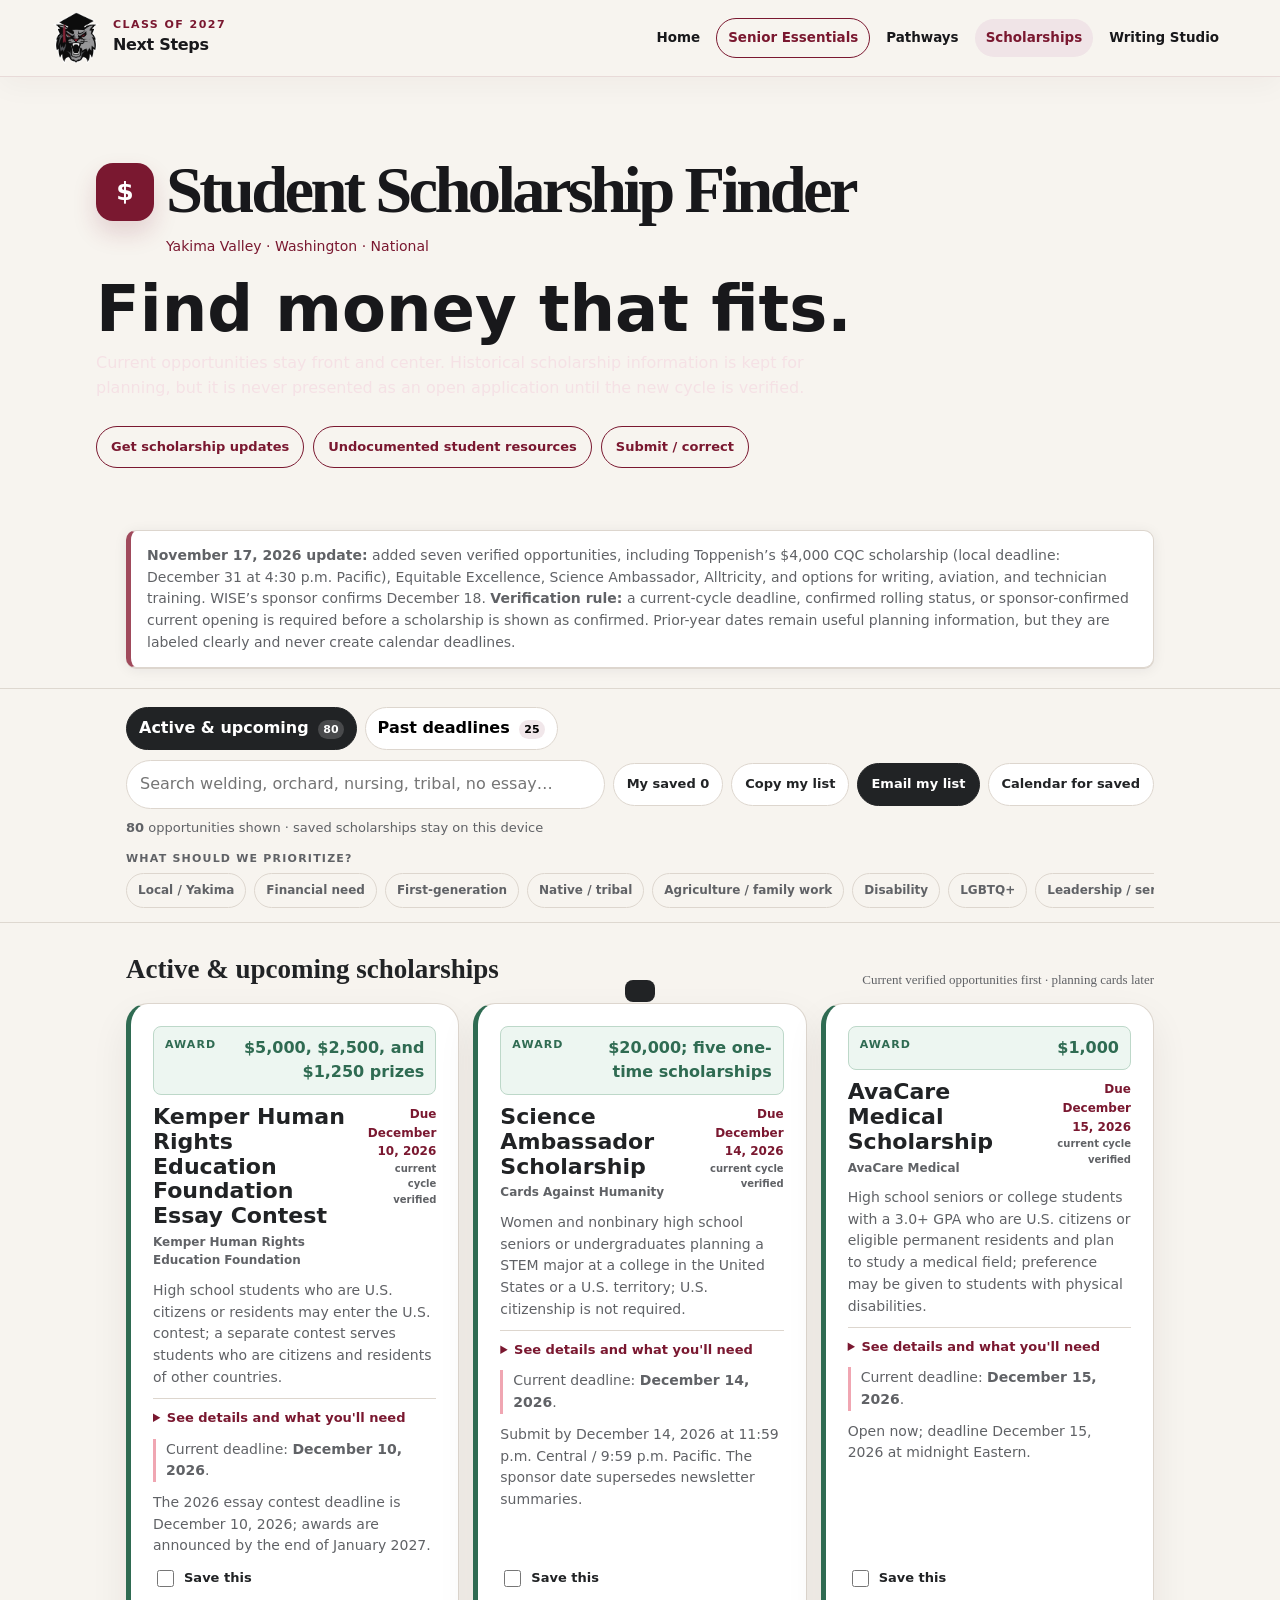
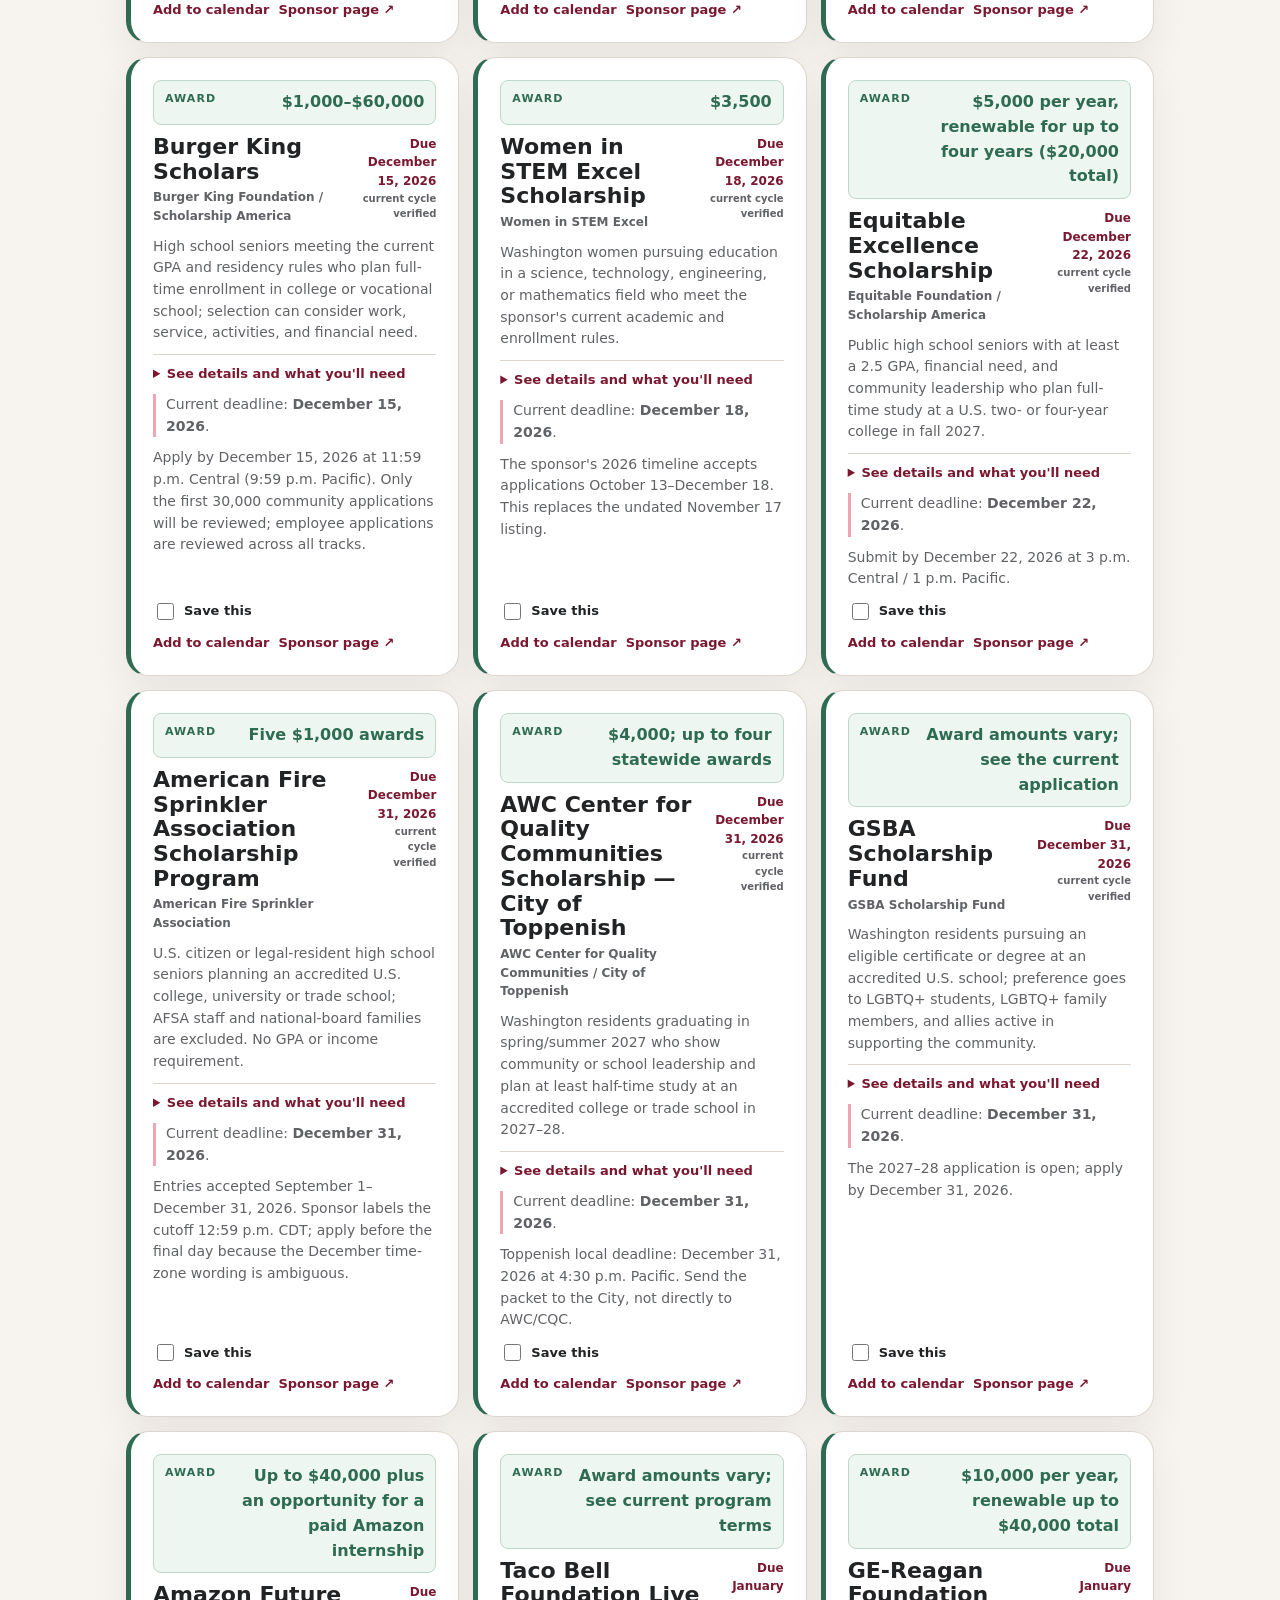
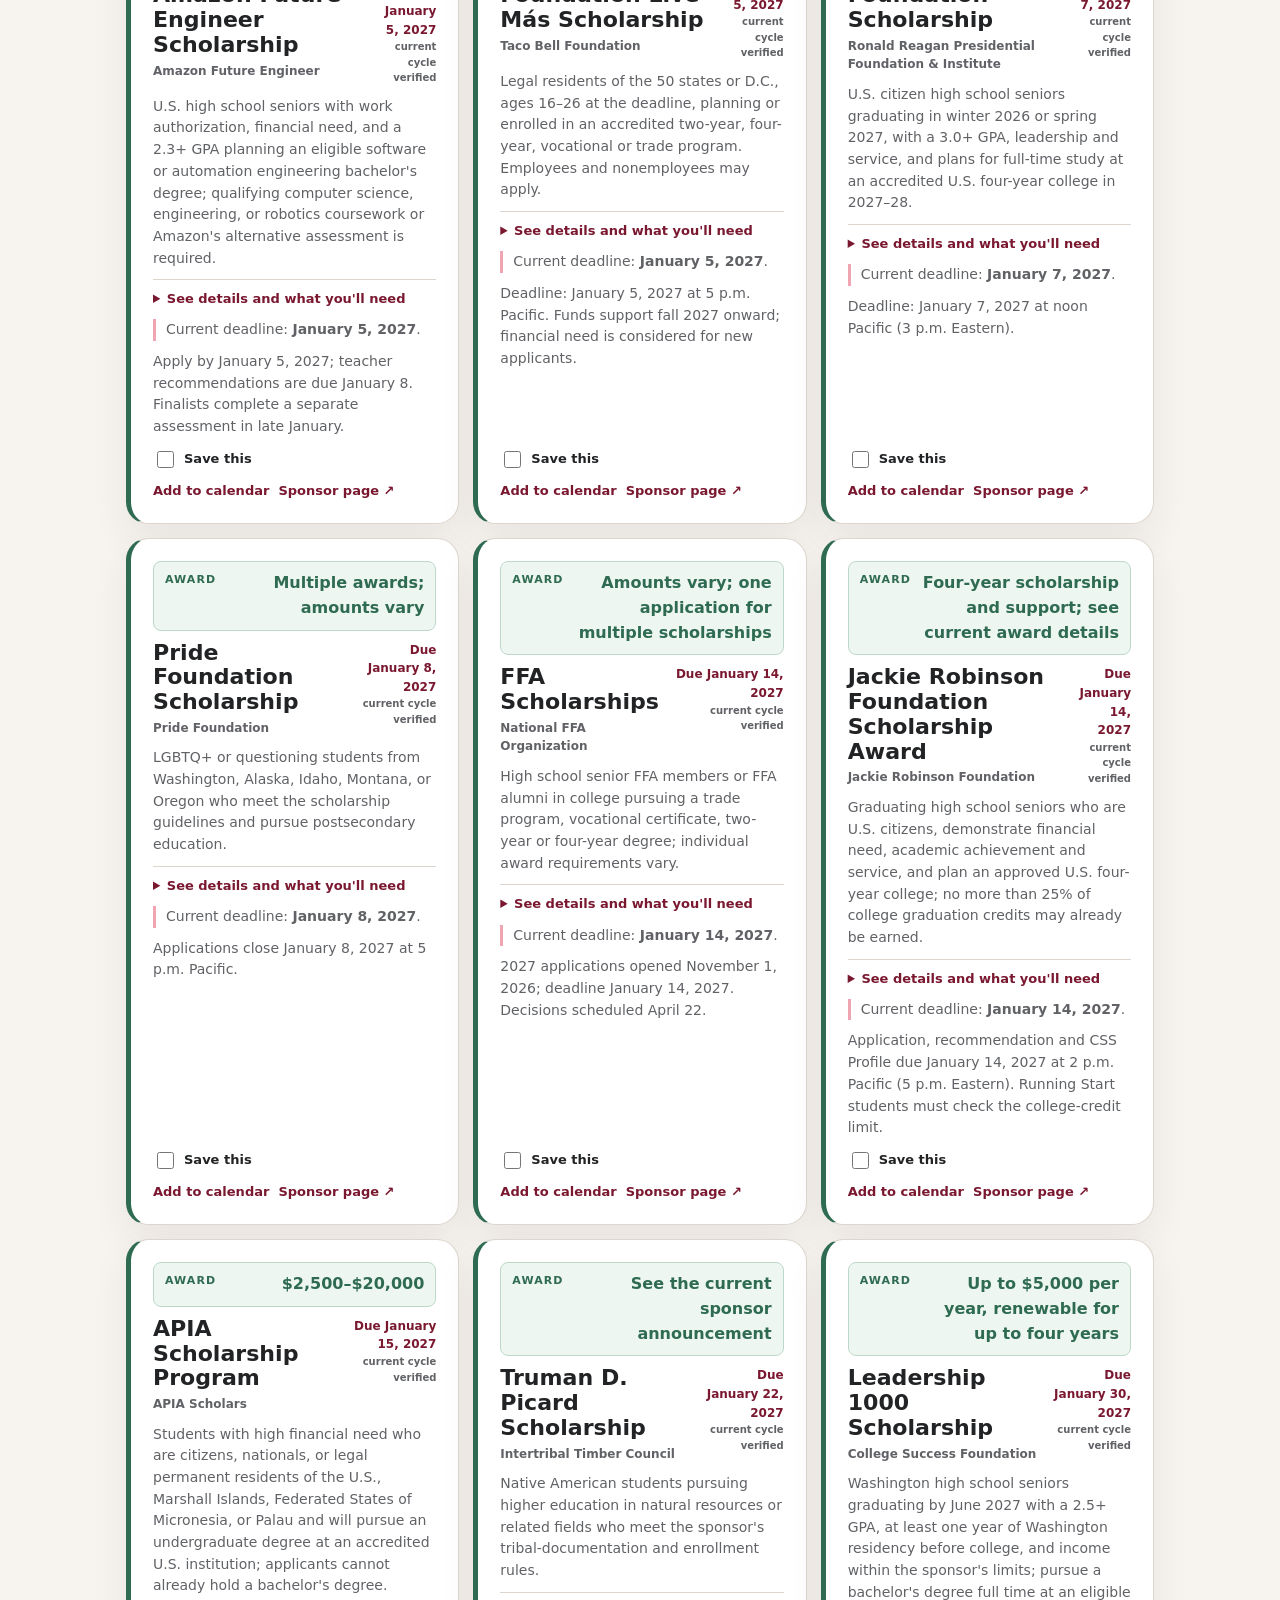
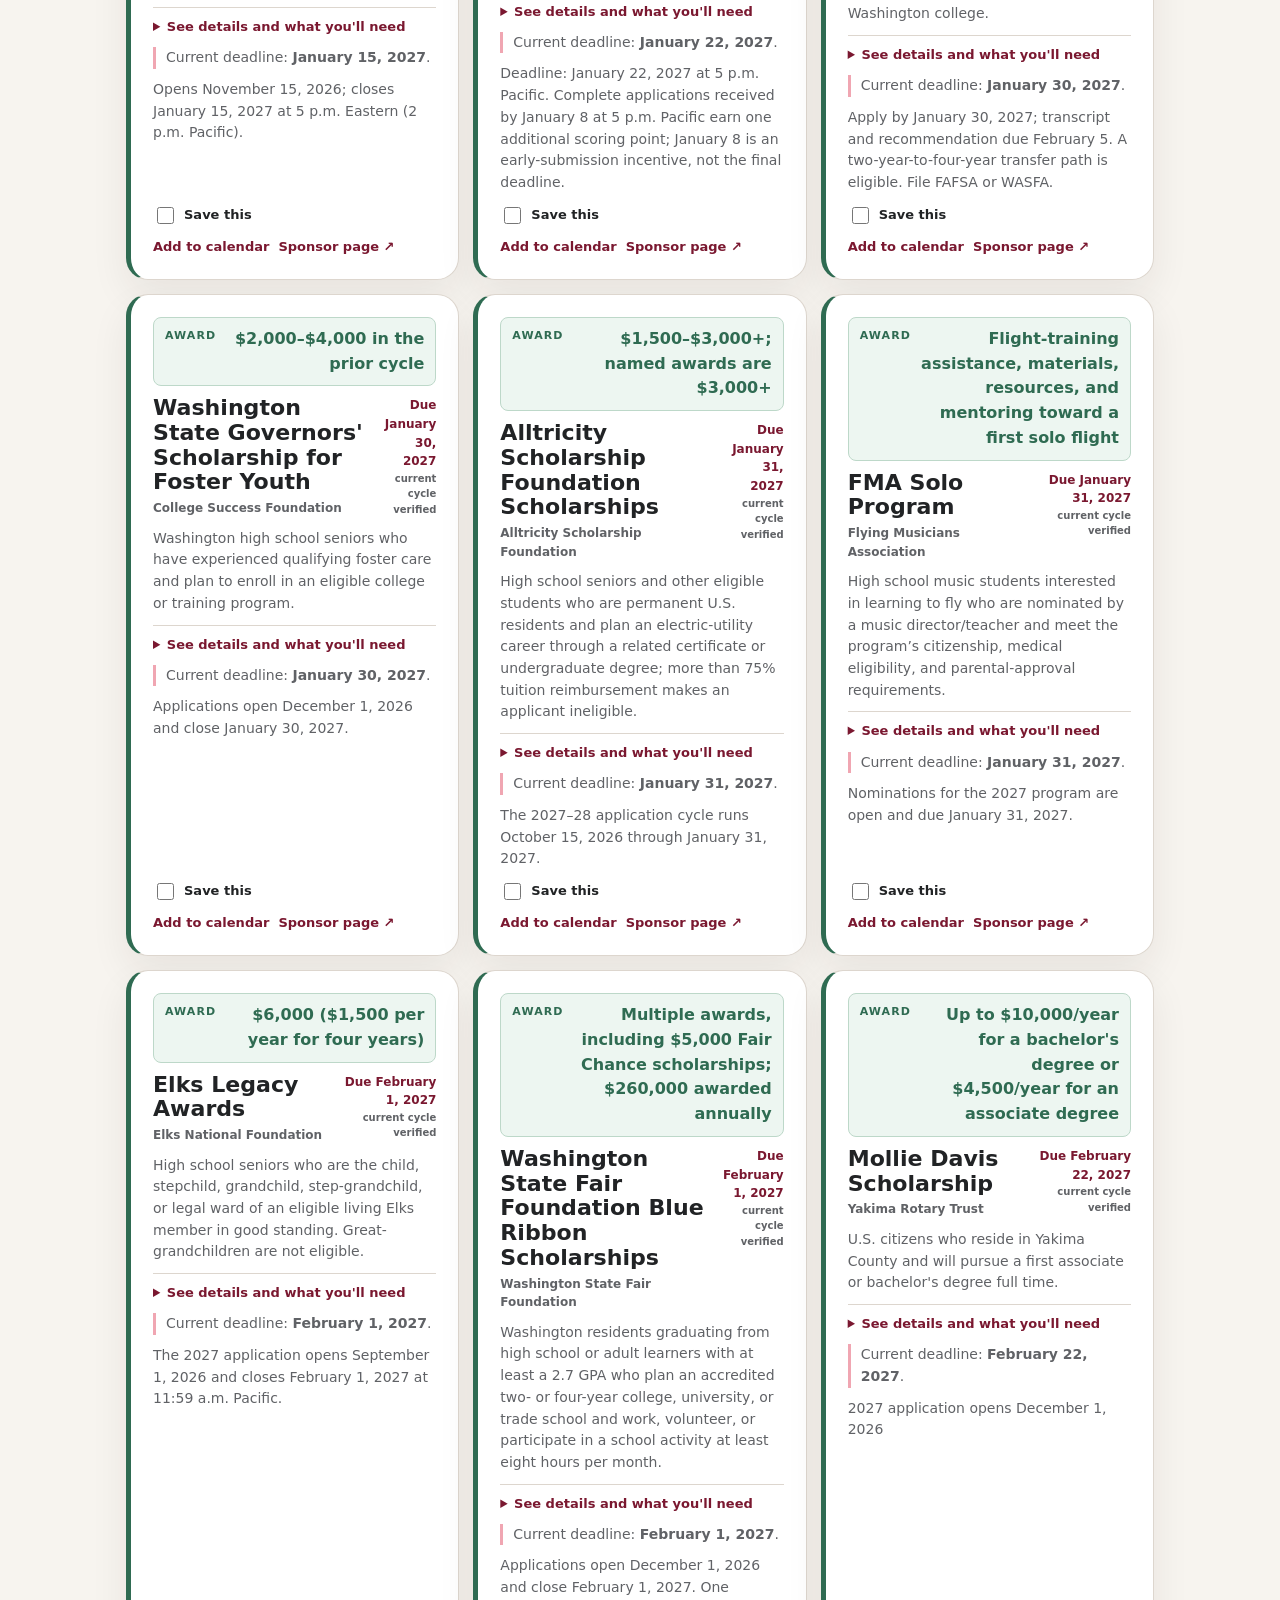
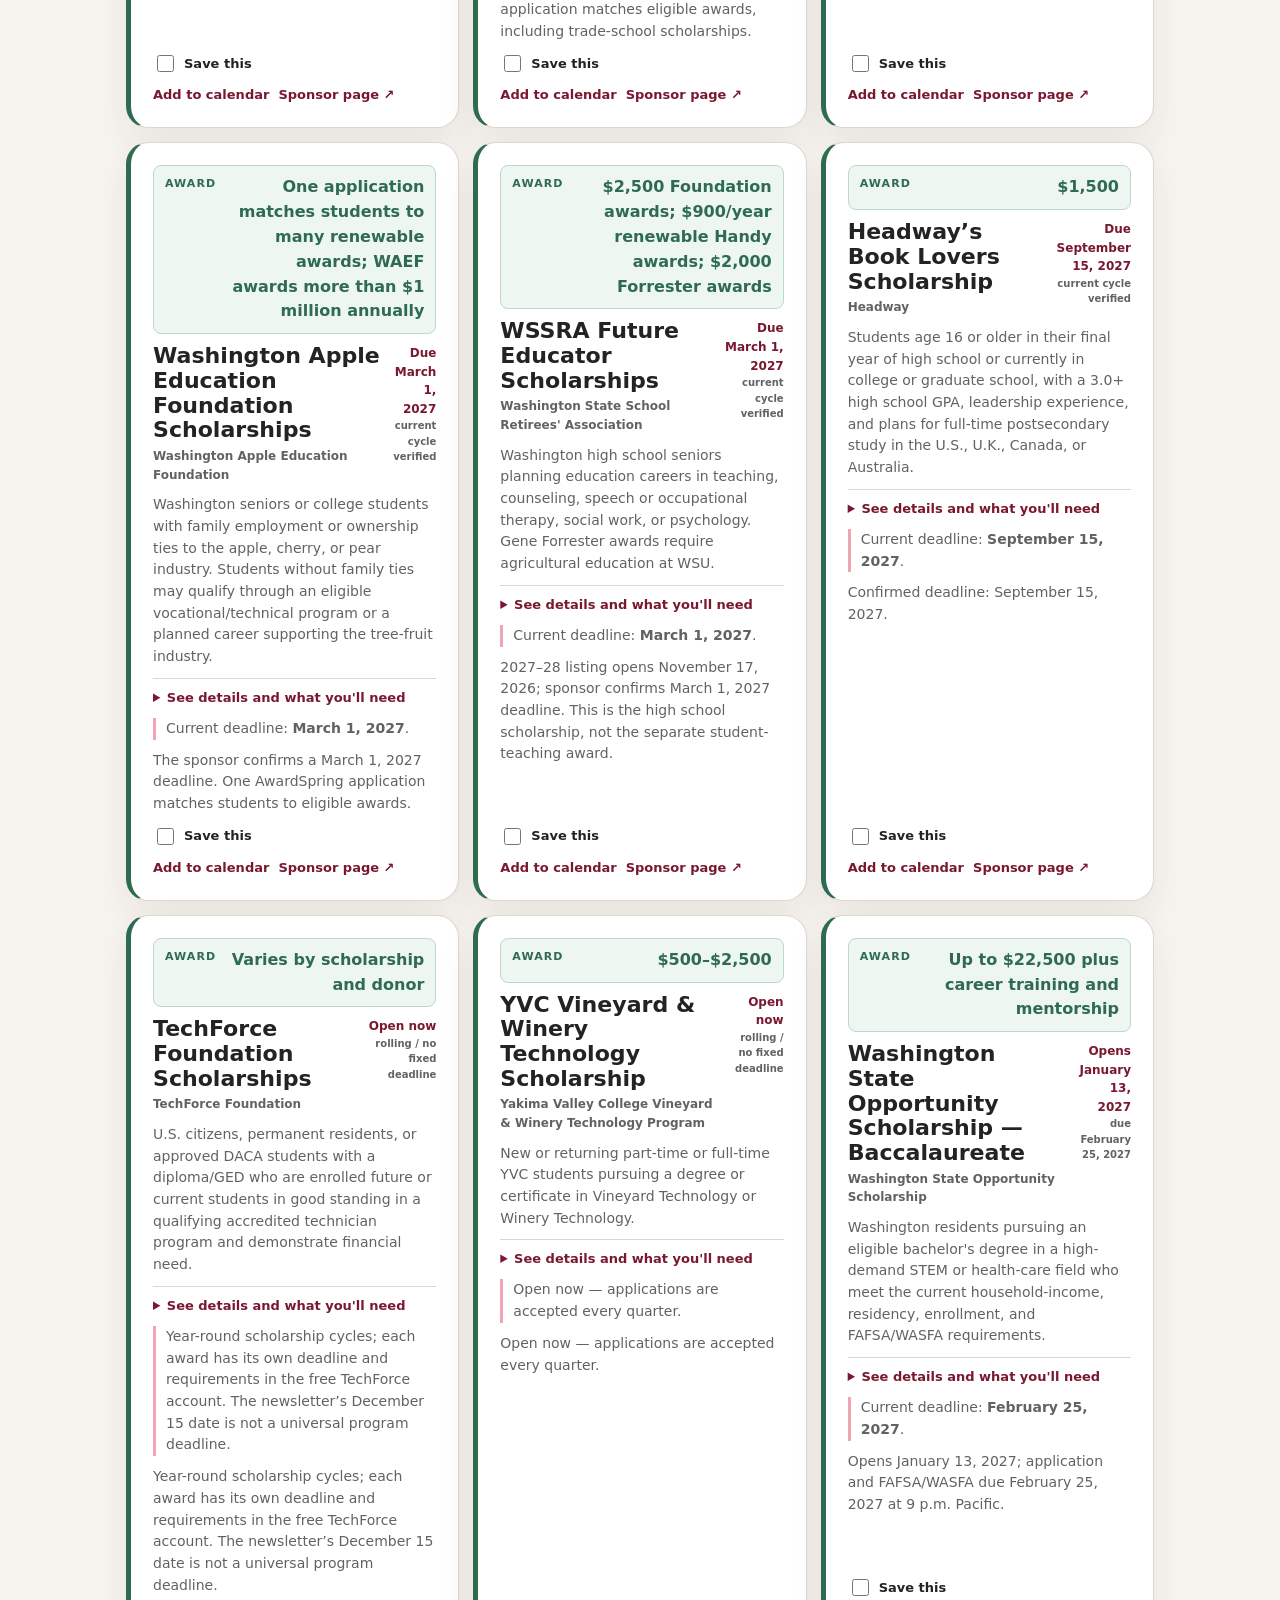
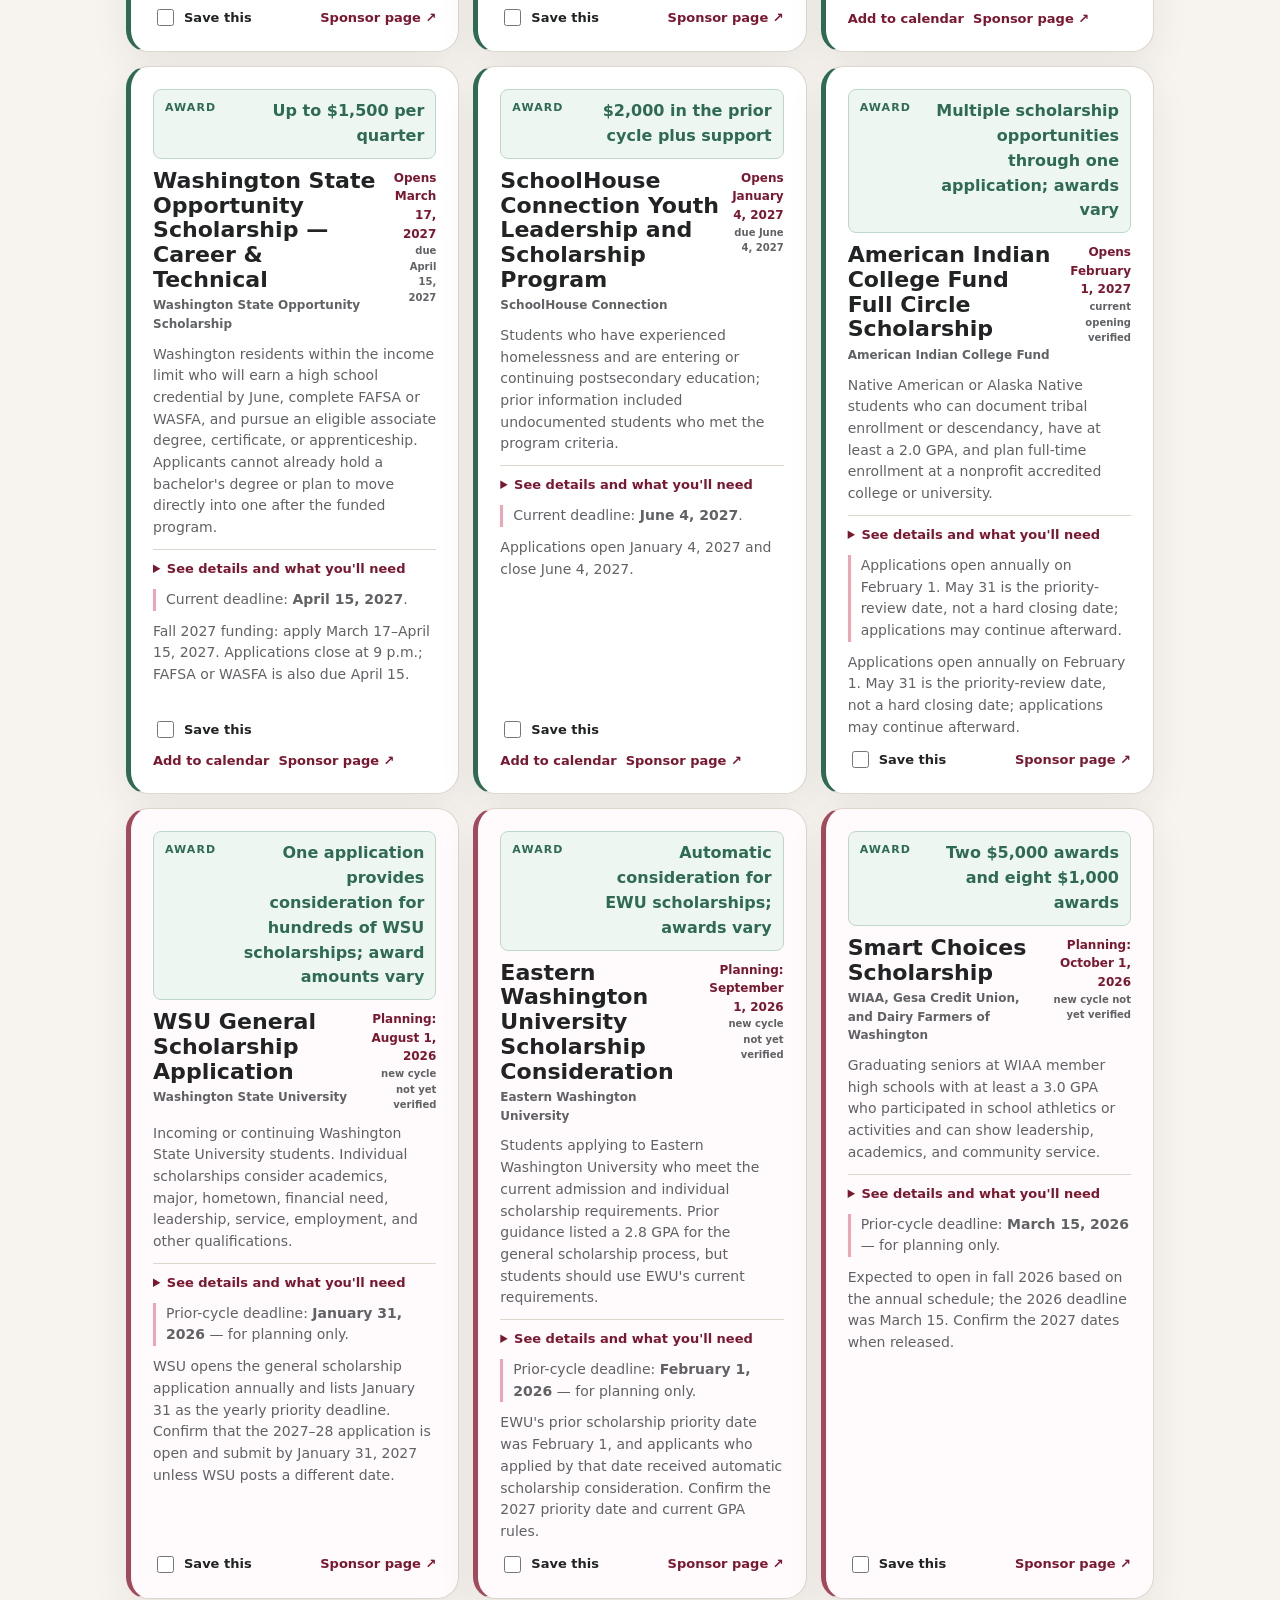
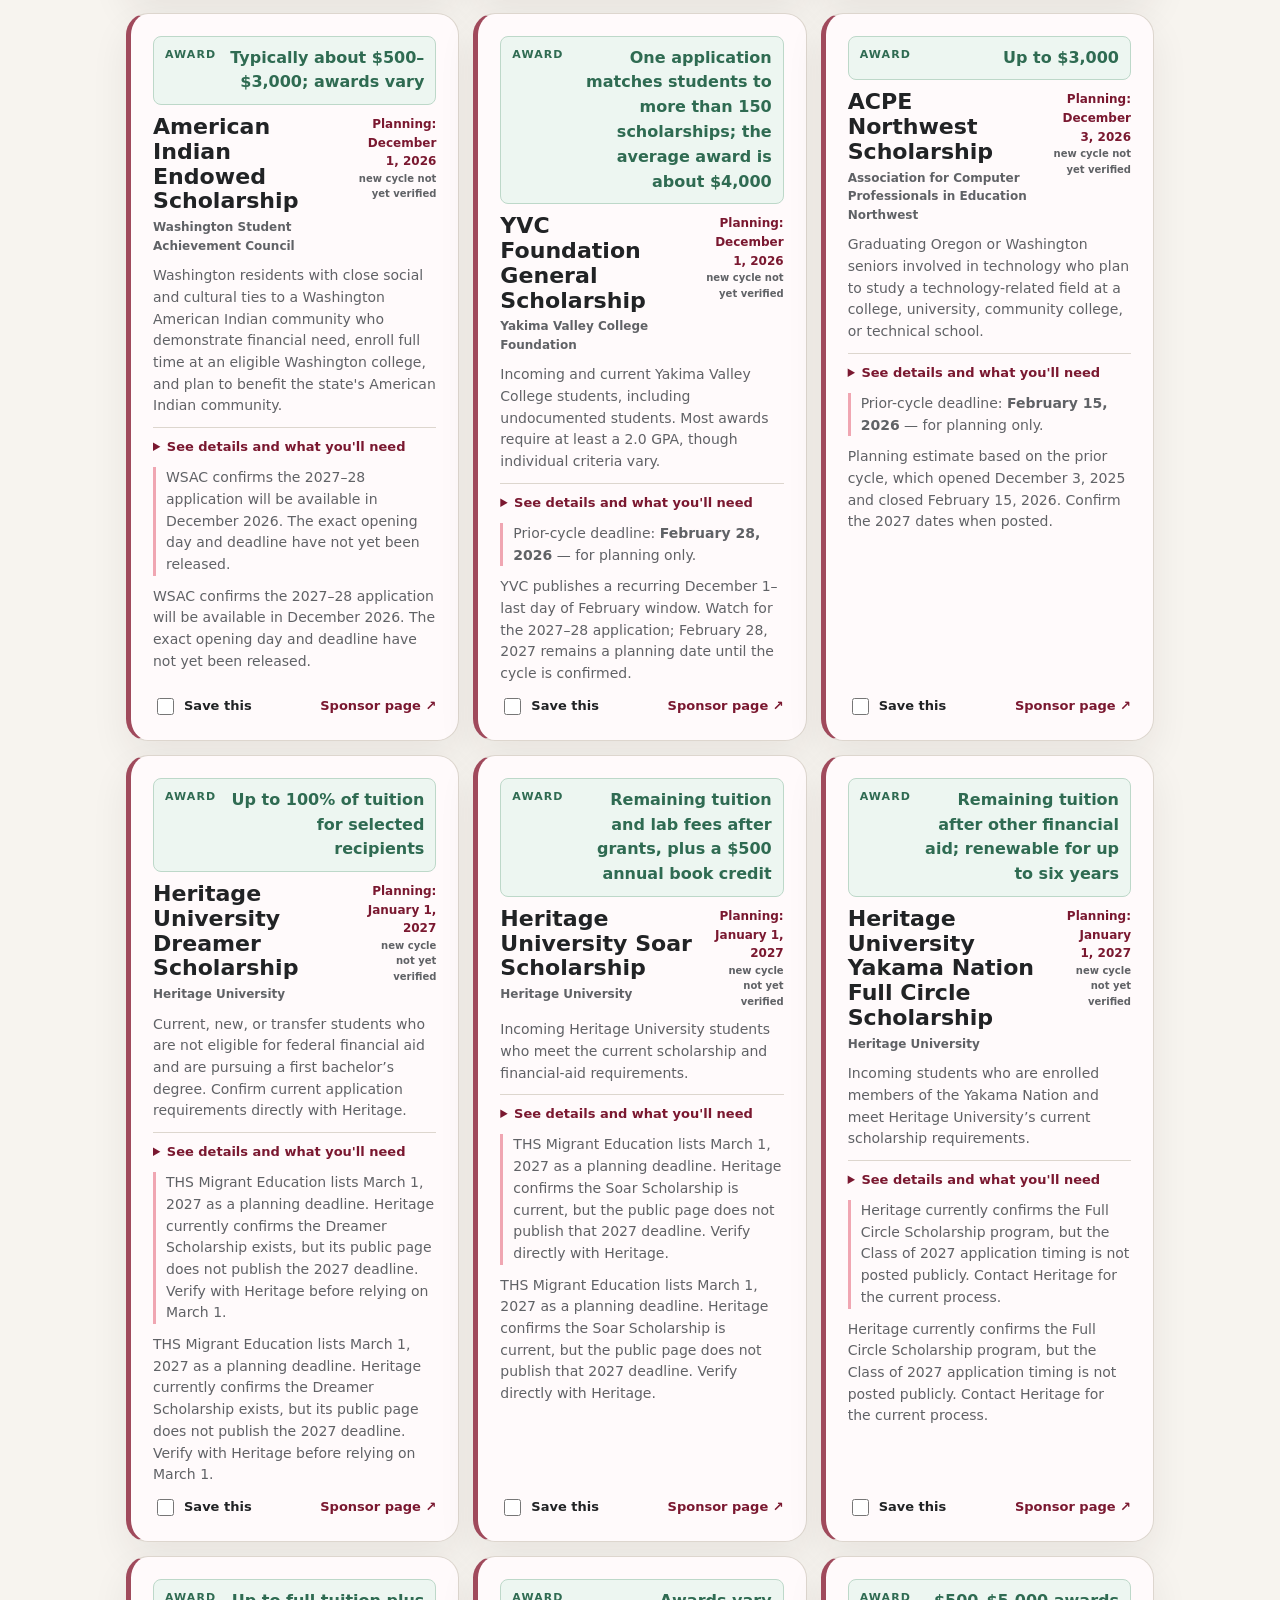
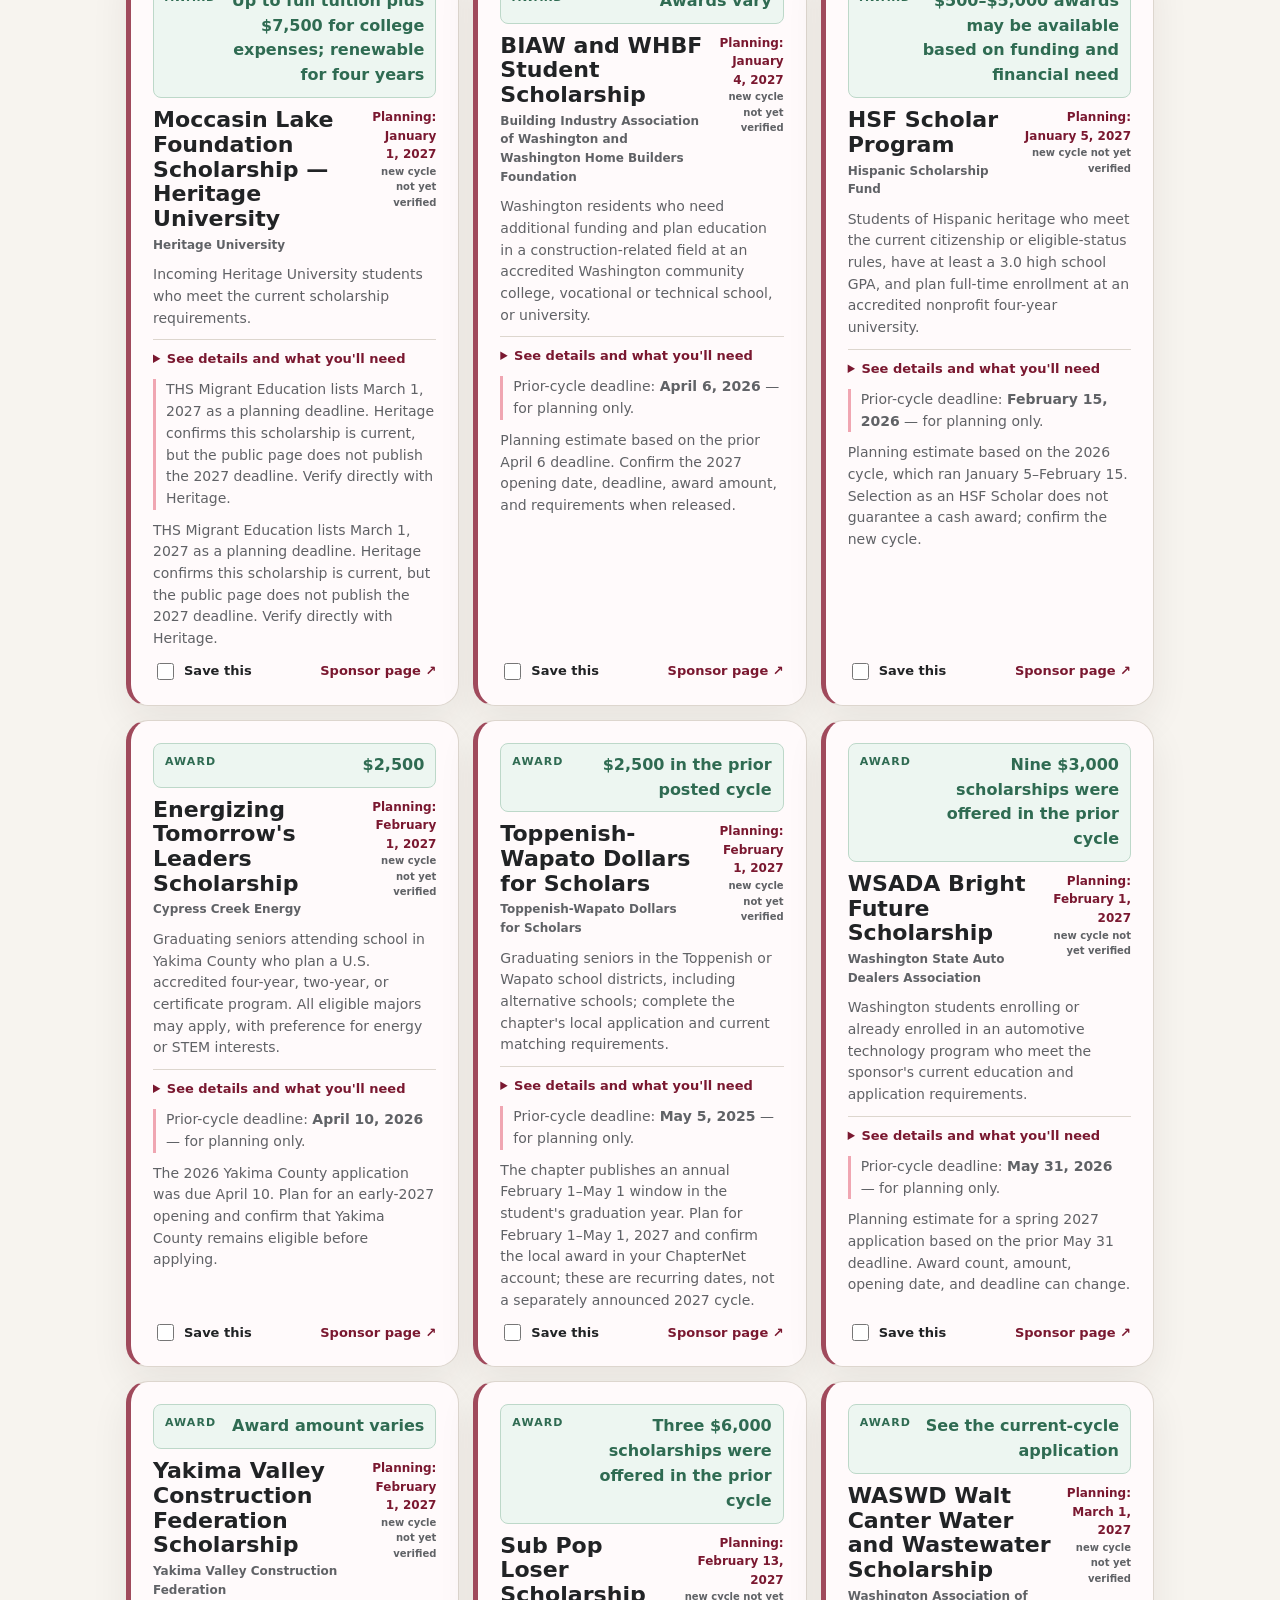
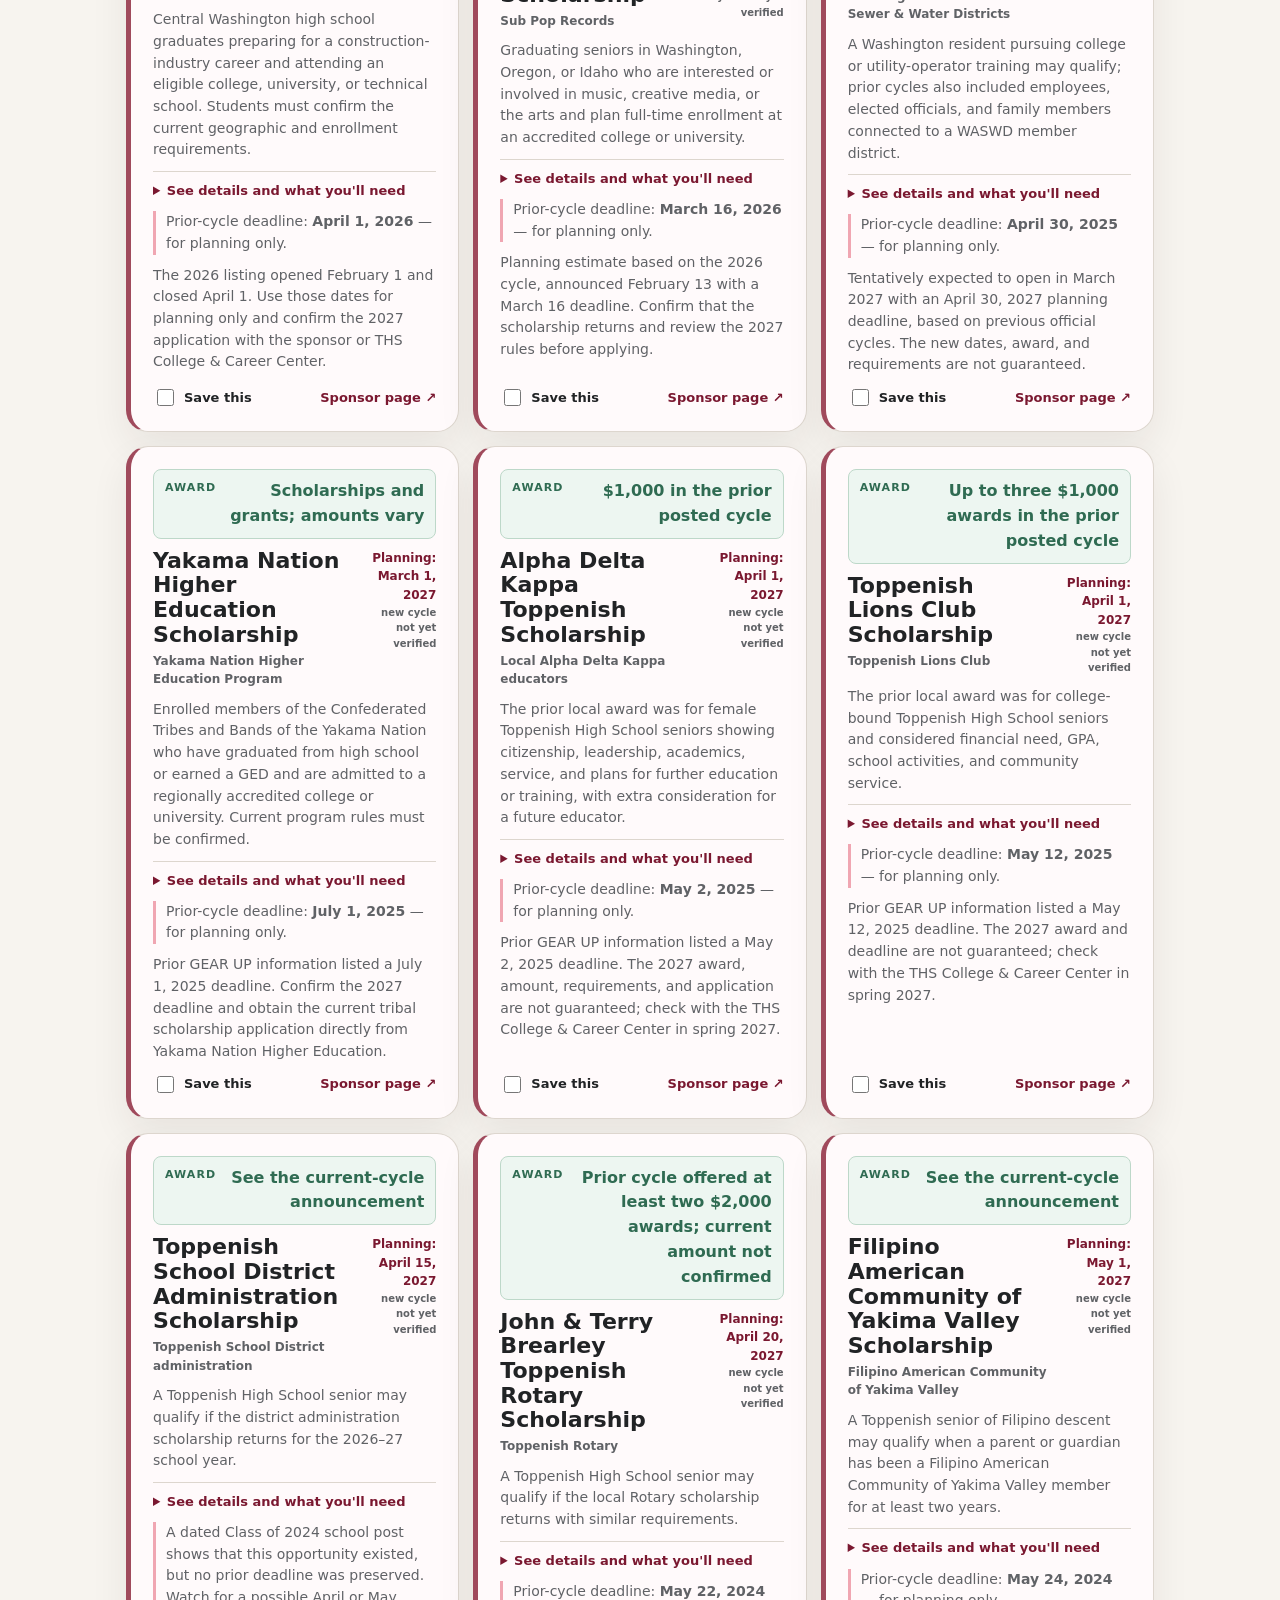
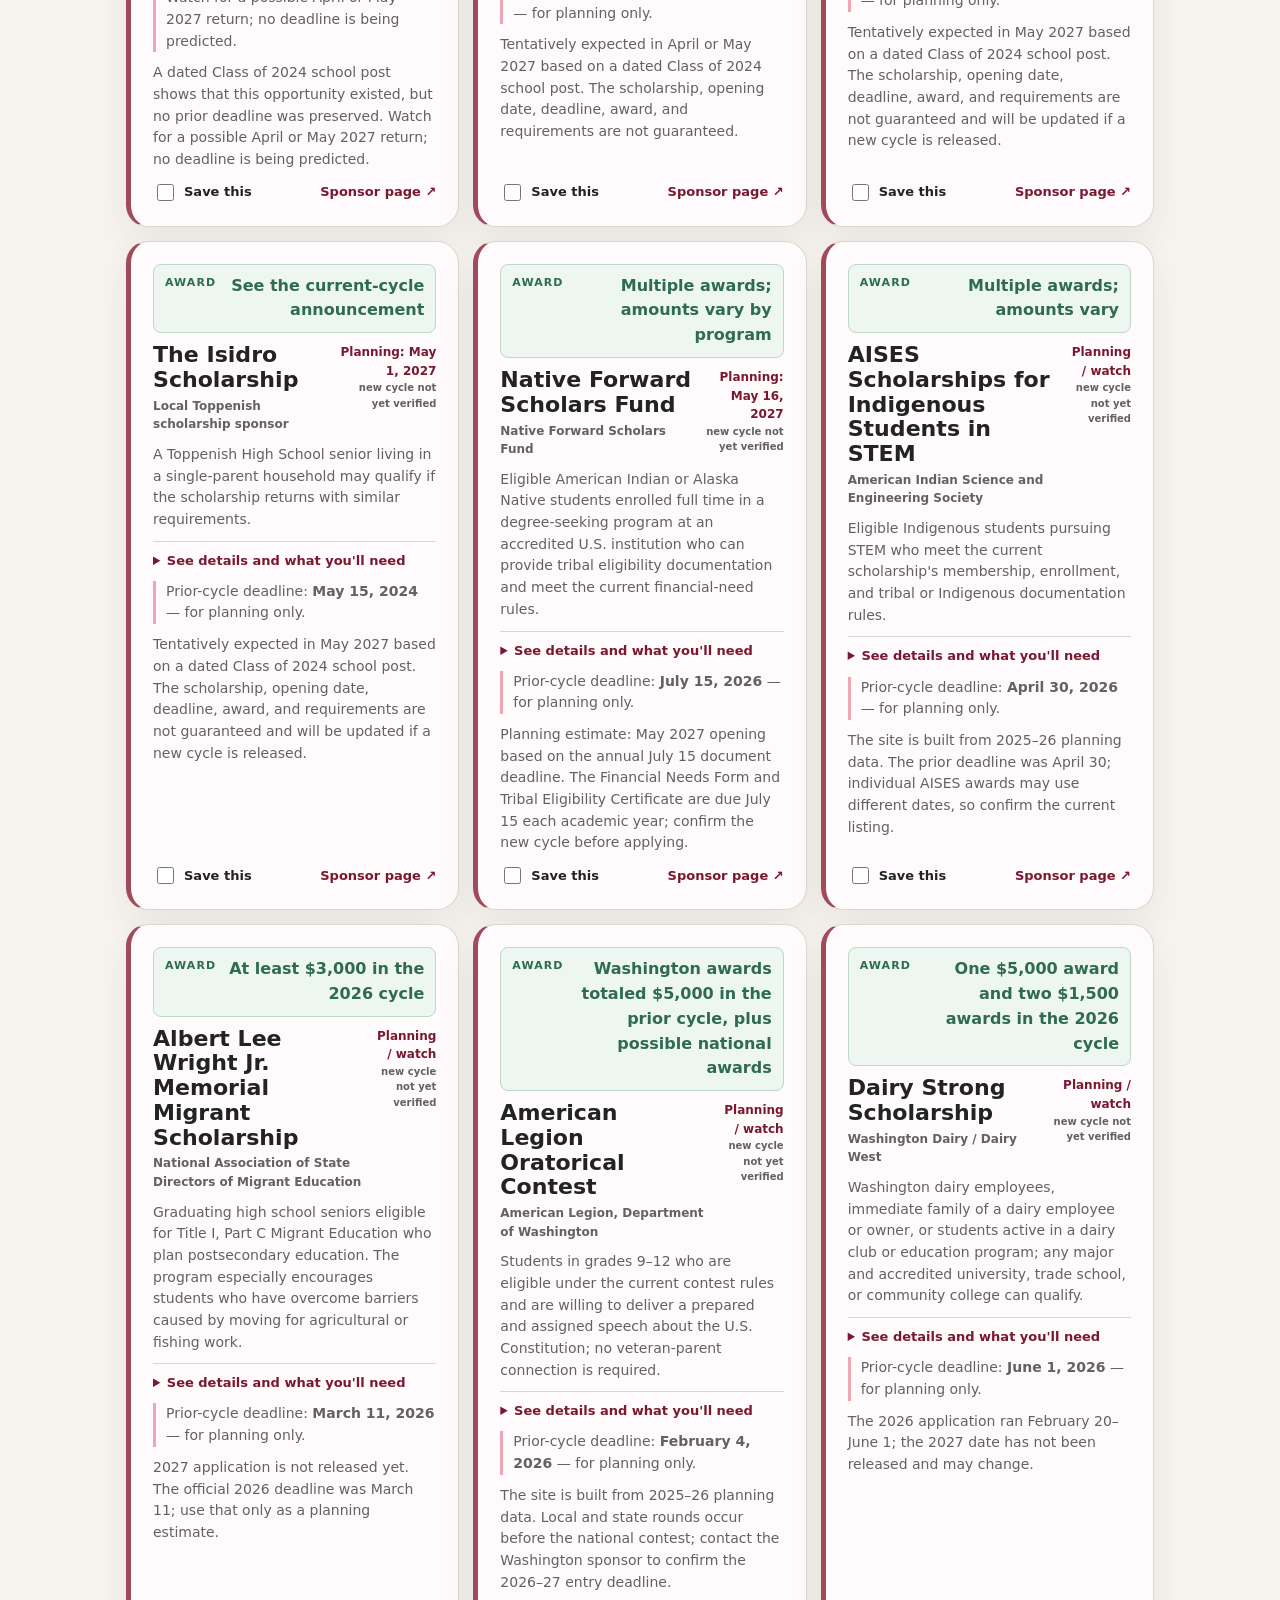
<file: scholarships.html>
<!DOCTYPE html>
<html lang="en">
<head>
<meta charset="utf-8">
<meta name="viewport" content="width=device-width,initial-scale=1">
<title>Scholarship Finder | Class of 2027</title>
<meta name="description" content="Scholarships for Toppenish High School Class of 2027 students, with active opportunities separated from planning cards and past deadlines.">
<link rel="icon" href="assets/gradcat.png" type="image/png">
<link rel="stylesheet" href="assets/site-shell.css">
<link rel="stylesheet" href="assets/legacy-pages.css">
<style>
:root{--crimson:#7a1830;--ink:#212325;--muted:#606266;--paper:#f7f4ef;--card:#fff;--line:#ddd6ce;--rose:#a04a5c;--sage:#2f6b52;--sagebg:#edf6f1;--sand:#faf6f2;--shadow:0 1px 0 var(--line),0 2px 14px rgba(33,35,37,.07)}
*{box-sizing:border-box}body{margin:0;background:var(--paper);color:var(--ink);font:16px/1.55 system-ui,-apple-system,"Segoe UI",sans-serif}a{color:var(--crimson)}button,input{font:inherit}.wrap{max-width:1060px;margin:auto;padding:0 16px}.top{background:var(--crimson);color:#fff;border-top:7px solid var(--ink);padding:25px 0 28px}.brand{display:flex;gap:12px;align-items:center}.mark{width:48px;height:48px;border-radius:8px;background:#fff;color:var(--crimson);display:grid;place-items:center;font-size:25px;font-weight:900}.brand h1{margin:0;font-size:clamp(25px,5vw,36px)}.brand p{margin:3px 0 0;color:#f0dade;font-size:14px}.hero{margin-top:20px;max-width:760px}.hero h2{margin:0 0 8px;font-size:clamp(2.25rem,5vw,4rem);line-height:1.03}.hero p{margin:0;color:#f5e1e5}.top-links{display:flex;gap:8px;flex-wrap:wrap;margin-top:17px}.top-links a{color:#fff;border:1px solid rgba(255,255,255,.55);border-radius:999px;padding:8px 12px;text-decoration:none;font-size:13px;font-weight:800}.notice{margin:20px 0;background:#fff;border:1px solid var(--line);border-left:5px solid var(--rose);border-radius:10px;padding:14px 16px;box-shadow:var(--shadow)}.notice p{margin:0;color:var(--muted);font-size:14px}.tools{background:rgba(247,244,239,.98);border-block:1px solid var(--line);padding:12px 0;position:sticky;top:0;z-index:10}.tabs,.search-row,.chips{display:flex;gap:8px;align-items:center;flex-wrap:wrap}.tabs{margin-bottom:10px}.tab,.chip,.btn{cursor:pointer;font-weight:800}.tab{border:1.5px solid var(--line);background:#fff;border-radius:999px;padding:8px 12px}.tab.active{background:var(--ink);color:#fff;border-color:var(--ink)}.count{display:inline-block;min-width:20px;text-align:center;margin-left:4px;padding:1px 5px;border-radius:999px;background:rgba(122,24,48,.1);font-size:11px}.tab.active .count{background:rgba(255,255,255,.18)}#search{flex:1 1 280px;min-width:0;padding:11px 13px;border:1.5px solid var(--line);border-radius:8px;background:#fff}.btn{border:1.5px solid var(--ink);border-radius:8px;background:var(--ink);color:#fff;padding:10px 13px;font-size:13px}.btn.ghost{background:#fff;color:var(--ink);border-color:var(--line)}.btn.active{background:var(--crimson);border-color:var(--crimson);color:#fff}.meta{font-size:13px;color:var(--muted);margin:9px 0 0}.filter-label{font-size:11px;letter-spacing:.11em;text-transform:uppercase;font-weight:900;color:var(--muted);margin:12px 0 6px}.chips{overflow-x:auto;flex-wrap:nowrap}.chip{white-space:nowrap;border:1.5px solid var(--line);background:transparent;color:var(--muted);border-radius:999px;padding:7px 11px;font-size:12px}.chip[aria-pressed=true]{background:var(--ink);border-color:var(--ink);color:#fff}.results-head{display:flex;justify-content:space-between;gap:10px;align-items:end;margin:26px 0 12px}.results-head h2{font-size:27px;margin:0}.results-head span{font-size:13px;color:var(--muted)}.grid{display:grid;grid-template-columns:repeat(auto-fit,minmax(min(100%,330px),1fr));gap:14px}.card{background:#fff;border:1px solid var(--line);border-left:5px solid var(--sage);border-radius:12px;padding:16px;box-shadow:var(--shadow);display:flex;flex-direction:column;gap:10px}.card.planning{border-left-color:var(--rose);background:#fffafb}.card.closed{border-left-color:#aaa;opacity:.82}.award{background:var(--sagebg);border:1px solid #bdd8c9;border-radius:8px;padding:9px 11px;color:var(--sage);display:flex;justify-content:space-between;gap:10px}.award span{font-size:11px;text-transform:uppercase;letter-spacing:.1em;font-weight:900}.award strong{text-align:right}.card-head{display:flex;justify-content:space-between;gap:10px}.card h3{margin:0;font-size:20px;line-height:1.12}.org{font-size:12px;color:var(--muted);font-weight:700;margin-top:4px}.status{text-align:right;color:var(--crimson);font-size:12px;font-weight:900;max-width:125px}.status small{display:block;color:var(--muted);font-size:10px}.eligibility,.why{margin:0;color:var(--muted);font-size:14px}.why{padding-left:10px;border-left:3px solid #f0a6b2}.match{font-size:12px;font-weight:800;color:var(--sage);background:var(--sagebg);border-radius:7px;padding:7px 9px}.more{border-top:1px solid var(--line);padding-top:9px}.more summary{cursor:pointer;color:var(--crimson);font-size:13px;font-weight:800}.prep{margin-top:9px;font-size:13px;color:var(--muted);background:var(--sand);border-radius:7px;padding:9px 10px}.foot{display:flex;justify-content:space-between;align-items:center;gap:10px;flex-wrap:wrap;margin-top:auto}.save{display:flex;align-items:center;gap:7px;font-size:13px;font-weight:800}.save input{width:17px;height:17px;accent-color:var(--crimson)}.actions{display:flex;gap:9px;align-items:center;flex-wrap:wrap}.sponsor,.calendar{font-size:13px;font-weight:800;color:var(--crimson);background:none;border:0;padding:0;text-decoration:none;cursor:pointer}.empty{background:#fff;border:1px solid var(--line);border-radius:10px;padding:26px;text-align:center;color:var(--muted)}.panel{margin:30px 0;background:#fff;border:1px solid var(--line);border-radius:12px;padding:20px;box-shadow:var(--shadow)}.panel h2{margin:0 0 8px}.panel p{color:var(--muted)}.footer{border-top:1px solid var(--line);margin-top:30px;padding:20px 0 35px;color:var(--muted);font-size:13px}.toast{position:fixed;left:50%;bottom:18px;transform:translate(-50%,120px);background:var(--ink);color:#fff;padding:11px 15px;border-radius:8px;transition:.2s;z-index:40}.toast.show{transform:translate(-50%,0)}
@media(max-width:650px){.tools{position:static}.results-head{align-items:flex-start;flex-direction:column}.search-row .btn{flex:1 1 auto}.status{max-width:105px}}
</style>
</head>
<body class="legacy-page">
<header class="site-header"><div class="site-shell"><a class="site-brand" href="index.html"><img src="assets/gradcat.png" alt="Toppenish Wildcats graduation mascot"><span><small>Class of 2027</small>Next Steps</span></a><nav class="site-nav" aria-label="Site navigation"><a href="index.html">Home</a><a class="site-essential" href="senior.html">Senior Essentials</a><a href="resources.html">Pathways</a><a href="scholarships.html" aria-current="page">Scholarships</a><a href="writing.html">Writing Studio</a></nav></div></header>
<header class="top"><div class="wrap"><div class="brand"><div class="mark">$</div><div><h1>Student Scholarship Finder</h1><p>Yakima Valley · Washington · National</p></div></div><div class="hero"><h2>Find money that fits.</h2><p>Current opportunities stay front and center. Historical scholarship information is kept for planning, but it is never presented as an open application until the new cycle is verified.</p></div><div class="top-links"><a href="https://docs.google.com/forms/d/1O0eOgZ8WQS8mz7uFbBUrUlBHjXXHUZmOiDqbgC6wo1Q/viewform" target="_blank" rel="noopener">Get scholarship updates</a><a href="undocumented.html">Undocumented student resources</a><a href="#submit">Submit / correct</a></div></div></header>
<main>
<div class="wrap"><div class="notice"><p><strong>November 17, 2026 update:</strong> added seven verified opportunities, including Toppenish’s $4,000 CQC scholarship (local deadline: December 31 at 4:30 p.m. Pacific), Equitable Excellence, Science Ambassador, Alltricity, and options for writing, aviation, and technician training. WISE’s sponsor confirms December 18. <strong>Verification rule:</strong> a current-cycle deadline, confirmed rolling status, or sponsor-confirmed current opening is required before a scholarship is shown as confirmed. Prior-year dates remain useful planning information, but they are labeled clearly and never create calendar deadlines.</p></div></div>
<section class="tools"><div class="wrap"><div class="tabs" role="tablist"><button id="active-tab" class="tab active" type="button">Active & upcoming <span class="count" id="active-count">0</span></button><button id="past-tab" class="tab" type="button">Past deadlines <span class="count" id="past-count">0</span></button></div><div class="search-row"><input id="search" type="search" placeholder="Search welding, orchard, nursing, tribal, no essay…"><button id="saved-btn" class="btn ghost" type="button">My saved <span id="saved-count">0</span></button><button id="copy-btn" class="btn ghost" type="button">Copy my list</button><button id="email-btn" class="btn" type="button">Email my list</button><button id="calendar-btn" class="btn ghost" type="button">Calendar for saved</button></div><p class="meta"><strong id="shown-count">0</strong> opportunities shown · saved scholarships stay on this device</p><p class="filter-label">What should we prioritize?</p><div class="chips" id="filters"></div></div></section>
<section class="wrap"><div class="results-head"><h2 id="results-title">Active & upcoming scholarships</h2><span id="sort-note">Confirmed first · due soonest · then planning</span></div><div class="grid" id="results"></div><div class="empty" id="empty" hidden>No scholarships match this view.</div></section>
<section class="wrap panel" id="submit"><h2>Submit a scholarship or correction</h2><p>Teachers, families, sponsors, and community members can share an opportunity. Submissions are reviewed before publication.</p><a class="btn" href="https://docs.google.com/forms/d/1Qlg_76xhw8XmSh_XP221qpG3lfsw7X44Auh8gyTY0LI/viewform" target="_blank" rel="noopener" style="display:inline-block;text-decoration:none">Post / correct a scholarship</a></section>
</main>
<footer class="footer"><div class="wrap"><strong>College and Career Center · GEAR UP</strong> Scholarship information is reviewed before publication. Always confirm requirements on the sponsor's official page.</div></footer>
<div id="toast" class="toast" role="status" aria-live="polite"></div>
<script>
const DAY=86400000;
const today=(()=>{const d=new Date();return new Date(d.getFullYear(),d.getMonth(),d.getDate())})();
const FITS=[['local','Local / Yakima'],['lowincome','Financial need'],['firstgen','First-generation'],['tribal','Native / tribal'],['ag','Agriculture / family work'],['disability','Disability'],['lgbtq','LGBTQ+'],['leadership','Leadership / service'],['everyone','Open to most']];
const BIG_FUTURE={name:'BigFuture Scholarships — Class of 2027',organization:'College Board BigFuture',award:'Monthly $500 awards plus $40,000 scholarship drawings',eligibility:'Class of 2027 students can earn drawing entries by completing college and career planning steps in BigFuture. No essay and no minimum GPA are required for the scholarship program itself.',url:'https://bigfuture.collegeboard.org/pay-for-college/bigfuture-scholarships',status:'Confirmed for 2027',deadline:'2026-11-30',opens:null,lastYearDeadline:null,expectedWindow:'Current Class of 2027 scholarship and career-list step deadline: November 30, 2026. Additional BigFuture steps and drawings continue through senior year.',tags:['National','No essay','Four-year','Two-year','Trades'],fit:['everyone','firstgen'],whyFit:'A low-barrier scholarship opportunity because students earn entries by completing normal college and career planning tasks.',needs:'Create or use a College Board account and complete the eligible BigFuture planning steps before each published deadline.',lastChecked:'2026-09-09'};
const CURRENT_UPDATES={
  'American Indian College Fund Full Circle Scholarship':{status:'Confirmed for 2027',opens:'2027-02-01',deadline:null,lastYearDeadline:null,expectedWindow:'Applications open annually on February 1. May 31 is the priority-review date, not a hard closing date; applications may continue afterward.',lastChecked:'2026-09-09'}
};
const COUNSELOR_PLANNING=[
  {name:'Heritage University Dreamer Scholarship',organization:'Heritage University',award:'Up to 100% of tuition for selected recipients',eligibility:'Current, new, or transfer students who are not eligible for federal financial aid and are pursuing a first bachelor’s degree. Confirm current application requirements directly with Heritage.',url:'https://heritage.edu/daca-giving/',status:'Expected — counselor-provided planning date',opens:null,deadline:null,lastYearDeadline:null,expectedOpen:'2027-01-01',openLabel:'Planning for early 2027',expectedWindow:'THS Migrant Education lists March 1, 2027 as a planning deadline. Heritage currently confirms the Dreamer Scholarship exists, but its public page does not publish the 2027 deadline. Verify with Heritage before relying on March 1.',tags:['Local','Undocumented','Four-year','Financial need'],fit:['local','lowincome'],whyFit:'A highly relevant local option for students who are not eligible for federal financial aid and plan to attend Heritage University.',needs:'Contact Heritage Financial Aid for the current application, eligibility rules, and deadline; prepare transcript, admission information, and financial-aid documents requested by the university.',lastChecked:'2026-09-09'},
  {name:'Heritage University Soar Scholarship',organization:'Heritage University',award:'Remaining tuition and lab fees after grants, plus a $500 annual book credit',eligibility:'Incoming Heritage University students who meet the current scholarship and financial-aid requirements.',url:'https://heritage.edu/student-resources/financial-aid/scholarships-2/',status:'Expected — counselor-provided planning date',opens:null,deadline:null,lastYearDeadline:null,expectedOpen:'2027-01-01',openLabel:'Planning for early 2027',expectedWindow:'THS Migrant Education lists March 1, 2027 as a planning deadline. Heritage confirms the Soar Scholarship is current, but the public page does not publish that 2027 deadline. Verify directly with Heritage.',tags:['Local','Four-year','Financial need'],fit:['local','lowincome'],whyFit:'Heritage is a local university and the Soar Scholarship can substantially reduce remaining tuition costs after grants.',needs:'Apply to Heritage, complete the appropriate FAFSA or WASFA, and confirm the current scholarship application and deadline with Heritage Financial Aid.',lastChecked:'2026-09-09'},
  {name:'Moccasin Lake Foundation Scholarship — Heritage University',organization:'Heritage University',award:'Up to full tuition plus $7,500 for college expenses; renewable for four years',eligibility:'Incoming Heritage University students who meet the current scholarship requirements.',url:'https://heritage.edu/student-resources/financial-aid/scholarships-2/',status:'Expected — counselor-provided planning date',opens:null,deadline:null,lastYearDeadline:null,expectedOpen:'2027-01-01',openLabel:'Planning for early 2027',expectedWindow:'THS Migrant Education lists March 1, 2027 as a planning deadline. Heritage confirms this scholarship is current, but the public page does not publish the 2027 deadline. Verify directly with Heritage.',tags:['Local','Four-year','Financial need'],fit:['local','lowincome'],whyFit:'A major local renewable scholarship for students considering Heritage University.',needs:'Apply to Heritage, complete financial aid, and ask Heritage Financial Aid for the 2027 scholarship process and confirmed deadline.',lastChecked:'2026-09-09'},
  {name:'Heritage University Yakama Nation Full Circle Scholarship',organization:'Heritage University',award:'Remaining tuition after other financial aid; renewable for up to six years',eligibility:'Incoming students who are enrolled members of the Yakama Nation and meet Heritage University’s current scholarship requirements.',url:'https://heritage.edu/student-resources/financial-aid/scholarships-2/',status:'Expected — current program, application timing unverified',opens:null,deadline:null,lastYearDeadline:null,expectedOpen:'2027-01-01',openLabel:'Planning for 2027',expectedWindow:'Heritage currently confirms the Full Circle Scholarship program, but the Class of 2027 application timing is not posted publicly. Contact Heritage for the current process.',tags:['Local','Indigenous','Four-year','Financial need'],fit:['local','tribal','lowincome'],whyFit:'A highly relevant local opportunity for enrolled Yakama students considering Heritage University.',needs:'Contact Heritage Financial Aid, confirm Yakama Nation enrollment documentation requirements, apply to Heritage, and complete the appropriate financial-aid application.',lastChecked:'2026-09-09'}
];
let all=[],view='active',query='',saved={},showSaved=false,activeFits=new Set(),toastTimer;
const $=id=>document.getElementById(id);
try{const s=JSON.parse(localStorage.getItem('thsNextSteps')||'{}');saved=s.saved||{};activeFits=new Set(Array.isArray(s.scholarshipPriorities)?s.scholarshipPriorities:[])}catch(e){}
function parseDate(s){if(!s)return null;const p=String(s).split('-').map(Number);return p.length===3&&!p.some(Number.isNaN)?new Date(p[0],p[1]-1,p[2]):null}
function days(s){const d=parseDate(s);return d?Math.round((d-today)/DAY):null}
function fmt(s){const d=parseDate(s);return d?d.toLocaleDateString('en-US',{month:'long',day:'numeric',year:'numeric'}):''}
function idOf(x){return x.name.toLowerCase().replace(/[^a-z0-9]+/g,'-').replace(/^-|-$/g,'')}
function esc(s){return String(s??'').replace(/[&<>\"]/g,c=>({'&':'&amp;','<':'&lt;','>':'&gt;','\"':'&quot;'}[c]))}
function staleLanguage(x){return /prior cycle|prior-cycle|last year|last year's|planning estimate|planning only|confirm the|not guaranteed|stale|if the .* returns|may change|expected to open|traditionally reopens|use .* for planning/i.test(String(x.expectedWindow||'')+' '+String(x.whyFit||''))}
function verifiedRolling(x){return !x.deadline&&!x.lastYearDeadline&&/open now|every quarter|rolling|year-round|accepted every/i.test(String(x.expectedWindow||''))}
function mapItem(x){
  const confirmed=String(x.status||'').startsWith('Confirmed');
  const currentDeadline=!!x.deadline;
  const currentOpening=!!x.opens;
  const onlyHistorical=!!x.lastYearDeadline&&!currentDeadline&&!currentOpening;
  const planning=!confirmed || onlyHistorical || (!currentDeadline&&!currentOpening&&!verifiedRolling(x));
  return {...x,id:idOf(x),fit:Array.isArray(x.fit)?x.fit:[],planning};
}
function isPast(x){return !x.planning&&x.deadline&&days(x.deadline)<0}
function status(x){
  if(isPast(x))return {kind:'closed',label:'Past deadline',detail:fmt(x.deadline),rank:9,date:x.deadline};
  if(x.planning){const label=x.expectedOpen?`Planning: ${fmt(x.expectedOpen)}`:(x.openLabel||'Planning / watch');return {kind:'planning',label,detail:'new cycle not yet verified',rank:5,date:x.expectedOpen||'9999-12-31'}}
  if(x.deadline){if(x.opens&&days(x.opens)>0)return {kind:'soon',label:`Opens ${fmt(x.opens)}`,detail:`due ${fmt(x.deadline)}`,rank:1,date:x.deadline};return {kind:'open',label:`Due ${fmt(x.deadline)}`,detail:'current cycle verified',rank:0,date:x.deadline}}
  if(x.opens&&days(x.opens)>0)return {kind:'soon',label:`Opens ${fmt(x.opens)}`,detail:'current opening verified',rank:2,date:x.opens};
  return {kind:'open',label:'Open now',detail:'rolling / no fixed deadline',rank:0,date:'9999-12-31'};
}
function saveState(){try{const s=JSON.parse(localStorage.getItem('thsNextSteps')||'{}');s.saved=saved;s.scholarshipPriorities=[...activeFits];localStorage.setItem('thsNextSteps',JSON.stringify(s))}catch(e){}}
function toast(t){$('toast').textContent=t;$('toast').classList.add('show');clearTimeout(toastTimer);toastTimer=setTimeout(()=>$('toast').classList.remove('show'),2200)}
function renderFilters(){$('filters').innerHTML='';FITS.forEach(([key,label])=>{const b=document.createElement('button');b.className='chip';b.type='button';b.textContent=label;b.setAttribute('aria-pressed',String(activeFits.has(key)));b.onclick=()=>{activeFits.has(key)?activeFits.delete(key):activeFits.add(key);saveState();renderFilters();render()};$('filters').appendChild(b)})}
function score(x){return [...activeFits].reduce((n,k)=>n+(x.fit.includes(k)?1:0),0)}
function matches(x){if(showSaved&&!saved[x.id])return false;if(view==='past'?!isPast(x):isPast(x))return false;if(!query)return true;const h=[x.name,x.organization,x.award,x.eligibility,x.whyFit,x.expectedWindow,x.secondaryWindow,(x.tags||[]).join(' ')].join(' ').toLowerCase();return h.includes(query)}
function card(x){const st=status(x),checked=!!saved[x.id],sc=score(x);const el=document.createElement('article');el.className='card '+st.kind;let dateLine='';if(x.planning){dateLine=x.lastYearDeadline?`Prior-cycle deadline: <strong>${fmt(x.lastYearDeadline)}</strong> — for planning only.`:esc(x.expectedWindow||'Watch the sponsor page for the new cycle.')}else if(x.deadline){dateLine=isPast(x)?`Deadline passed: <strong>${fmt(x.deadline)}</strong>.`:`Current deadline: <strong>${fmt(x.deadline)}</strong>.`}else dateLine=esc(x.expectedWindow||'No fixed deadline.');const second=x.secondaryWindow?`<div class="why"><strong>Next application window:</strong> ${esc(x.secondaryWindow)}</div>`:'';el.innerHTML=`<div class="award"><span>Award</span><strong>${esc(x.award||'See sponsor')}</strong></div>${activeFits.size?`<div class="match">${sc?`${sc} selected priorities match`:'Broad opportunity — check exact requirements'}</div>`:''}<div class="card-head"><div><h3>${esc(x.name)}</h3><div class="org">${esc(x.organization||'Scholarship sponsor')}</div></div><div class="status">${esc(st.label)}<small>${esc(st.detail)}</small></div></div><p class="eligibility">${esc(x.eligibility||'Read the sponsor requirements.')}</p><details class="more"><summary>See details and what you'll need</summary>${x.whyFit?`<p class="why">${esc(x.whyFit)}</p>`:''}<div class="prep"><strong>What you'll need:</strong> ${esc(x.needs||'Open the sponsor page and make a document checklist.')}</div></details><div class="why">${dateLine}</div>${x.expectedWindow?`<p class="eligibility">${esc(x.expectedWindow)}</p>`:""}${second}<div class="foot"><label class="save"><input type="checkbox" ${checked?'checked':''}> Save this</label><div class="actions">${!x.planning&&!isPast(x)&&x.deadline?'<button class="calendar" type="button">Add to calendar</button>':''}<a class="sponsor" href="${esc(x.url)}" target="_blank" rel="noopener">Sponsor page ↗</a></div></div>`;el.querySelector('input').onchange=e=>{e.target.checked?saved[x.id]=true:delete saved[x.id];saveState();render();toast(e.target.checked?'Saved.':'Removed from saved list.')};const cal=el.querySelector('.calendar');if(cal)cal.onclick=()=>downloadICS(x);return el}
function render(){const activeTotal=all.filter(x=>!isPast(x)).length,pastTotal=all.filter(isPast).length;$('active-count').textContent=activeTotal;$('past-count').textContent=pastTotal;$('saved-count').textContent=Object.keys(saved).length;let items=all.filter(matches).sort((a,b)=>{const sa=status(a),sb=status(b);if(sa.rank!==sb.rank)return sa.rank-sb.rank;const diff=score(b)-score(a);return diff||String(sa.date).localeCompare(String(sb.date))||a.name.localeCompare(b.name)});$('results').innerHTML='';items.forEach(x=>$('results').appendChild(card(x)));$('shown-count').textContent=items.length;$('empty').hidden=!!items.length;$('results-title').textContent=showSaved?'My saved scholarships':view==='past'?'Past deadlines':'Active & upcoming scholarships';$('sort-note').textContent=view==='past'?'Archived by most recent confirmed deadline':'Current verified opportunities first · planning cards later'}
function savedItems(){return all.filter(x=>saved[x.id]&&!isPast(x))}
function savedText(){const a=['My saved scholarships',''];savedItems().forEach((x,i)=>{a.push(`${i+1}. ${x.name}`,`Sponsor: ${x.organization||''}`,x.planning?(x.lastYearDeadline?`Prior-cycle deadline: ${fmt(x.lastYearDeadline)} (planning only)`:'Current deadline: not yet verified'):(x.deadline?`Deadline: ${fmt(x.deadline)}`:'Deadline: rolling / check sponsor'),x.secondaryWindow?`Next window: ${x.secondaryWindow}`:'',`Link: ${x.url}`,'')});return a.filter(Boolean).join('\n')}
function download(name,text,type){const b=new Blob([text],{type}),u=URL.createObjectURL(b),a=document.createElement('a');a.href=u;a.download=name;document.body.appendChild(a);a.click();a.remove();setTimeout(()=>URL.revokeObjectURL(u),1000)}
function icsEvent(x){const start=x.deadline.replace(/-/g,''),d=parseDate(x.deadline);d.setDate(d.getDate()+1);const end=d.getFullYear()+String(d.getMonth()+1).padStart(2,'0')+String(d.getDate()).padStart(2,'0');return ['BEGIN:VEVENT',`UID:${x.id}@class-of-2027-next-steps`,`DTSTART;VALUE=DATE:${start}`,`DTEND;VALUE=DATE:${end}`,`SUMMARY:SCHOLARSHIP DEADLINE: ${x.name}`,`DESCRIPTION:${x.url}`,'END:VEVENT'].join('\r\n')}
function downloadICS(x){download(`${x.id}-deadline.ics`,['BEGIN:VCALENDAR','VERSION:2.0',icsEvent(x),'END:VCALENDAR'].join('\r\n'),'text/calendar;charset=utf-8')}
$('active-tab').onclick=()=>{view='active';showSaved=false;$('active-tab').classList.add('active');$('past-tab').classList.remove('active');render()};$('past-tab').onclick=()=>{view='past';showSaved=false;$('past-tab').classList.add('active');$('active-tab').classList.remove('active');render()};$('search').oninput=e=>{query=e.target.value.toLowerCase().trim();render()};$('saved-btn').onclick=()=>{showSaved=!showSaved;$('saved-btn').classList.toggle('active',showSaved);view='active';$('active-tab').classList.add('active');$('past-tab').classList.remove('active');render()};$('copy-btn').onclick=async()=>{if(!savedItems().length)return toast('Save at least one active scholarship first.');try{await navigator.clipboard.writeText(savedText());toast('Copied your list.')}catch(e){toast('Copy unavailable — use Email my list.')}};$('email-btn').onclick=()=>{if(!savedItems().length)return toast('Save at least one active scholarship first.');location.href='mailto:?subject='+encodeURIComponent('My saved scholarships')+'&body='+encodeURIComponent(savedText())};$('calendar-btn').onclick=()=>{const a=savedItems().filter(x=>!x.planning&&x.deadline&&days(x.deadline)>=0);if(!a.length)return toast('No saved verified deadlines yet.');download('saved-scholarship-deadlines.ics',['BEGIN:VCALENDAR','VERSION:2.0',a.map(icsEvent).join('\r\n'),'END:VCALENDAR'].join('\r\n'),'text/calendar;charset=utf-8')};
fetch('data/scholarships.json',{cache:'no-store'}).then(r=>r.json()).then(data=>{let raw=(data.scholarships||[]).map(x=>CURRENT_UPDATES[x.name]?{...x,...CURRENT_UPDATES[x.name]}:x);if(!raw.some(x=>x.name===BIG_FUTURE.name))raw.push(BIG_FUTURE);COUNSELOR_PLANNING.forEach(item=>{if(!raw.some(x=>x.name===item.name))raw.push(item)});all=raw.filter(x=>!String(x.status||'').startsWith('Closed')).map(mapItem);renderFilters();render()}).catch(()=>{$('results').innerHTML='<div class="empty">The scholarship list could not load. Please refresh.</div>'});
</script>
</body>
</html>
</file>
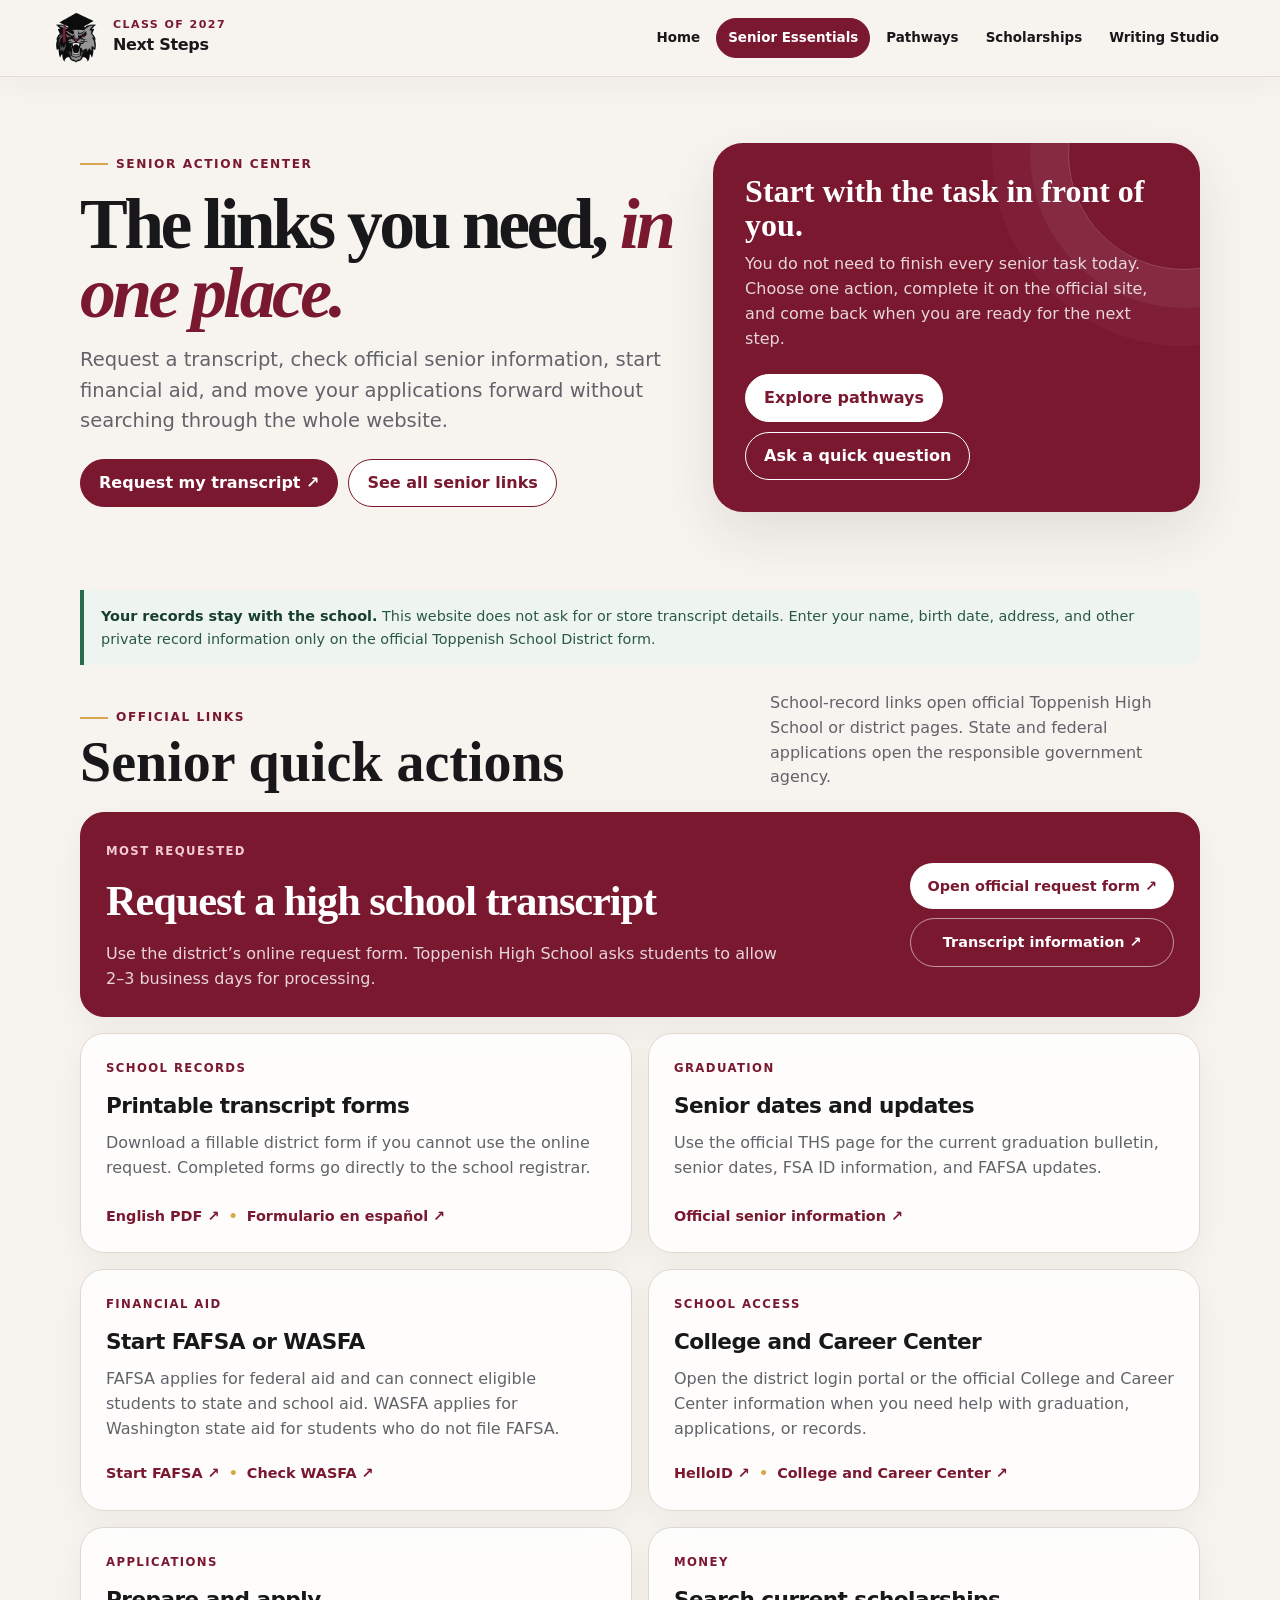
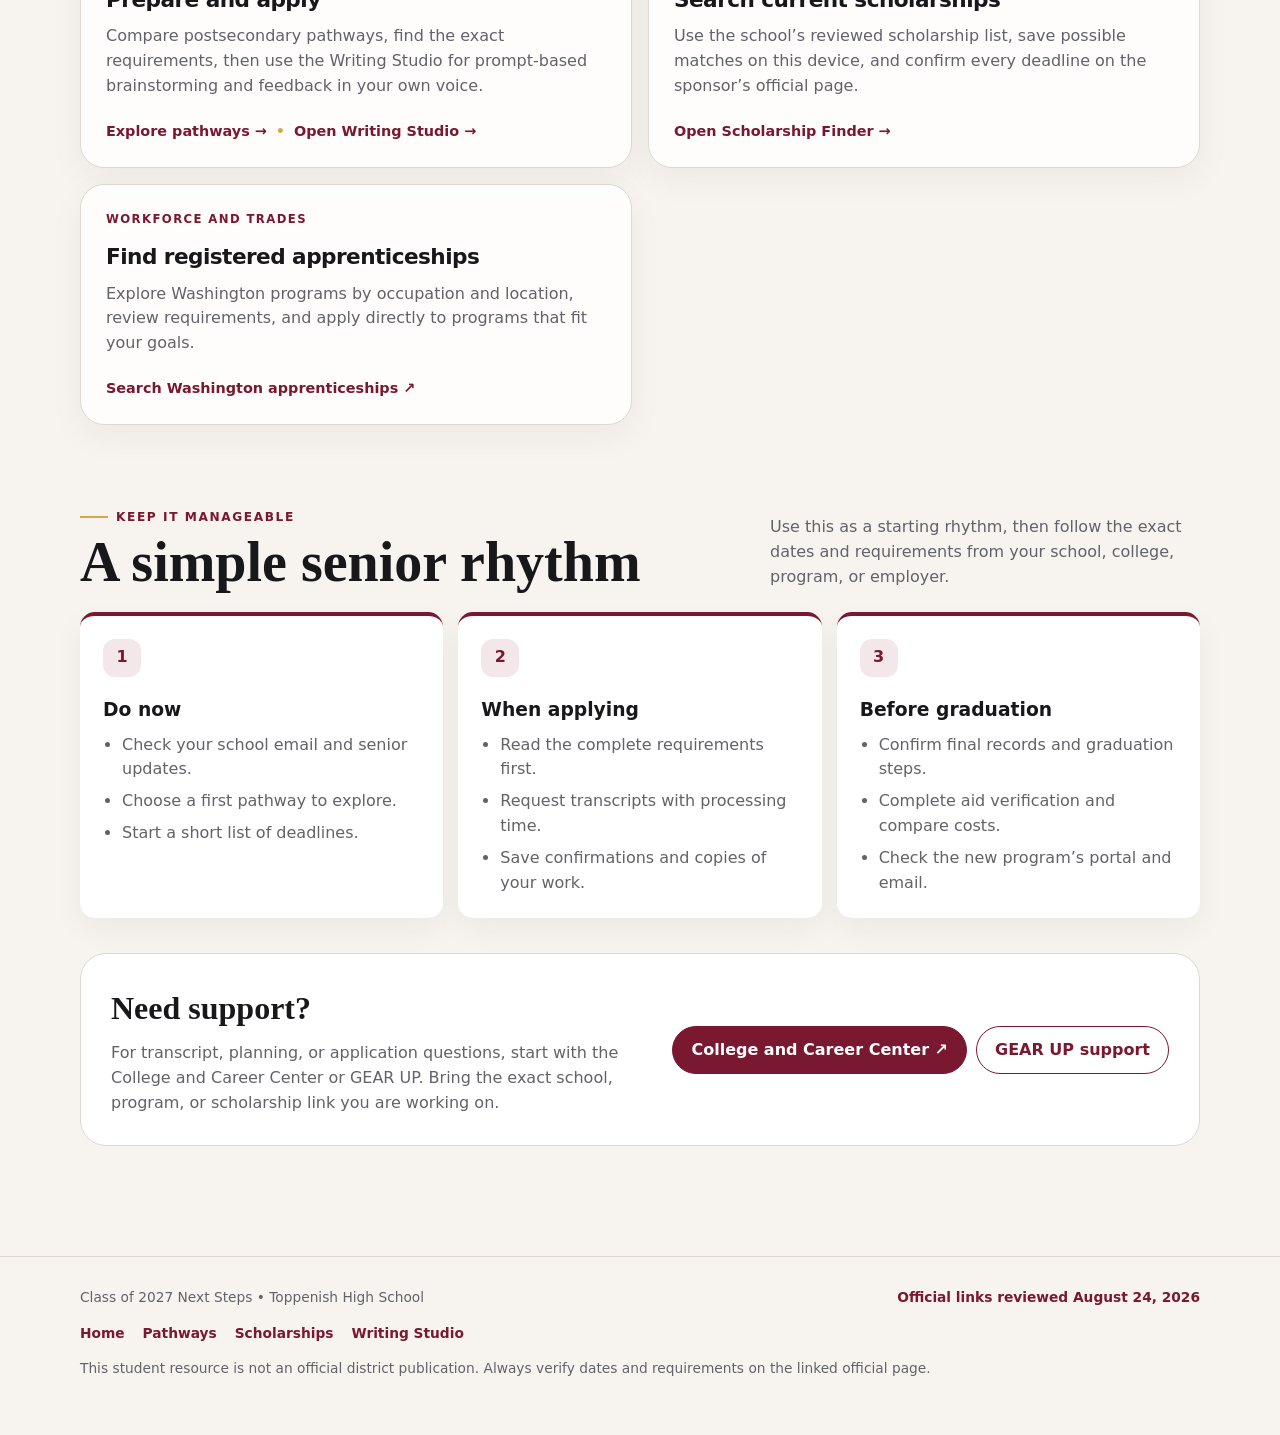
<file: senior.html>
<!doctype html>
<html lang="en">
<head>
  <meta charset="utf-8">
  <meta name="viewport" content="width=device-width, initial-scale=1">
  <meta name="description" content="Official senior links and next-step tools for Toppenish High School's Class of 2027, including transcripts, graduation information, financial aid, applications, College and Career Center support, and GEAR UP.">
  <meta name="color-scheme" content="light">
  <title>Senior Essentials | Class of 2027</title>
  <link rel="icon" href="assets/gradcat.png" type="image/png">
  <style>
    :root{--crimson:#7a1830;--crimson-dark:#541020;--rose:#f3e7ea;--ink:#18181b;--muted:#626269;--paper:#f7f4ef;--white:#fff;--line:#ded8d0;--gold:#d6a84b;--green:#286a4b;--shadow:0 22px 55px rgba(42,26,29,.1);--radius:24px}
    *{box-sizing:border-box}html{scroll-behavior:smooth}body{margin:0;background:var(--paper);color:var(--ink);font-family:Inter,ui-sans-serif,system-ui,-apple-system,BlinkMacSystemFont,"Segoe UI",sans-serif;line-height:1.55}a{color:inherit}.wrap{width:min(1120px,calc(100% - 40px));margin:0 auto}.skip-link{position:fixed;left:18px;top:-80px;z-index:1100;padding:10px 14px;background:var(--ink);color:white;border-radius:10px}.skip-link:focus{top:18px}
    .hero{padding:66px 0 40px}.hero-grid{display:grid;grid-template-columns:1.1fr .9fr;gap:38px;align-items:center}.eyebrow{display:inline-flex;align-items:center;gap:8px;color:var(--crimson);font-size:.76rem;font-weight:850;letter-spacing:.13em;text-transform:uppercase}.eyebrow::before{content:"";width:28px;height:2px;background:var(--gold)}h1{margin:16px 0 18px;font-family:Georgia,"Times New Roman",serif;font-size:clamp(2.75rem,5.6vw,5.2rem);line-height:.96;letter-spacing:-.05em}h1 em{color:var(--crimson);font-weight:inherit}.lead{max-width:690px;margin:0;color:var(--muted);font-size:clamp(1.05rem,2vw,1.22rem)}
    .hero-card{position:relative;overflow:hidden;padding:32px;border-radius:30px;background:var(--crimson);color:#fff;box-shadow:var(--shadow)}.hero-card::after{content:"";position:absolute;width:230px;height:230px;right:-100px;top:-105px;border:1px solid rgba(255,255,255,.2);border-radius:50%;box-shadow:0 0 0 38px rgba(255,255,255,.05),0 0 0 76px rgba(255,255,255,.03)}.hero-card>*{position:relative;z-index:1}.hero-card h2{margin:0 0 10px;font-family:Georgia,serif;font-size:2rem;line-height:1.05}.hero-card p{margin:0;color:rgba(255,255,255,.82)}.hero-actions{display:flex;flex-wrap:wrap;gap:10px;margin-top:23px}.button{display:inline-flex;align-items:center;justify-content:center;min-height:48px;padding:0 18px;border:1px solid var(--crimson);border-radius:999px;background:white;color:var(--crimson);font-weight:850;text-decoration:none}.button.primary{background:var(--crimson);color:white}.hero-card .button{border-color:white}.hero-card .button.primary{background:white;color:var(--crimson)}.hero-card .button.secondary{background:transparent;color:white}.button:hover{transform:translateY(-2px);box-shadow:0 10px 24px rgba(42,26,29,.14)}
    .privacy-note{margin:0 0 26px;padding:15px 17px;border-left:4px solid var(--green);border-radius:0 13px 13px 0;background:#eef5f1;color:#2a5845;font-size:.9rem}.privacy-note strong{color:#183e30}
    section.content{padding:38px 0}.section-head{display:flex;justify-content:space-between;gap:30px;align-items:end;margin-bottom:22px}.section-head h2{margin:7px 0 0;font-family:Georgia,serif;font-size:clamp(2rem,4.5vw,3.5rem);line-height:1}.section-head p{max-width:430px;margin:0;color:var(--muted)}
    .action-grid{display:grid;grid-template-columns:repeat(2,minmax(0,1fr));gap:16px}.action-card{display:flex;min-height:220px;flex-direction:column;padding:25px;border:1px solid var(--line);border-radius:var(--radius);background:rgba(255,255,255,.84);box-shadow:0 12px 34px rgba(42,26,29,.05)}.action-card.featured{grid-column:1/-1;min-height:0;background:var(--crimson);color:#fff;border-color:var(--crimson);display:grid;grid-template-columns:minmax(0,1fr) auto;gap:28px;align-items:center}.action-card .label{color:var(--crimson);font-size:.73rem;font-weight:900;letter-spacing:.12em;text-transform:uppercase}.action-card.featured .label{color:#f4cbd4}.action-card h3{margin:12px 0 8px;font-size:1.35rem;letter-spacing:-.025em}.action-card.featured h3{margin:5px 0 8px;font-family:Georgia,serif;font-size:clamp(1.8rem,4vw,2.65rem)}.action-card p{margin:0;color:var(--muted)}.action-card.featured p{max-width:690px;color:rgba(255,255,255,.82)}.card-links{display:flex;flex-wrap:wrap;gap:9px;margin-top:auto;padding-top:21px}.card-links a{color:var(--crimson);font-size:.9rem;font-weight:850;text-decoration:none}.card-links a+a::before{content:"•";margin-right:9px;color:var(--gold)}.action-card.featured .card-links{padding:0;margin:0;flex-direction:column}.action-card.featured .card-links a{min-width:210px;padding:12px 17px;border-radius:999px;background:#fff;color:var(--crimson);text-align:center}.action-card.featured .card-links a+a::before{content:none}.action-card.featured .card-links a.secondary{border:1px solid rgba(255,255,255,.55);background:transparent;color:#fff}
    .checklist{display:grid;grid-template-columns:repeat(3,minmax(0,1fr));gap:15px}.check-card{padding:23px;border-top:4px solid var(--crimson);border-radius:15px;background:#fff;box-shadow:0 12px 30px rgba(42,26,29,.05)}.check-card span{display:grid;width:38px;height:38px;place-items:center;border-radius:12px;background:var(--rose);color:var(--crimson);font-weight:900}.check-card h3{margin:18px 0 9px}.check-card ul{margin:0;padding-left:19px;color:var(--muted)}.check-card li+li{margin-top:7px}
    .support{margin:35px 0 72px;padding:30px;border-radius:26px;background:#fff;border:1px solid var(--line);display:grid;grid-template-columns:minmax(0,1fr) auto;gap:24px;align-items:center}.support h2{margin:0 0 7px;font-family:Georgia,serif;font-size:2rem}.support p{max-width:700px;margin:0;color:var(--muted)}.support-links{display:flex;flex-wrap:wrap;gap:9px;justify-content:flex-end}
    footer{padding:30px 0 42px;border-top:1px solid var(--line);color:var(--muted);font-size:.86rem}.footer-row{display:flex;justify-content:space-between;gap:24px}.reviewed{color:var(--crimson);font-weight:750}:focus-visible{outline:3px solid var(--gold);outline-offset:4px}
    @media(max-width:820px){.hero-grid,.action-card.featured,.support{grid-template-columns:1fr}.action-card.featured .card-links{flex-direction:row}.action-card.featured .card-links a{min-width:0}.checklist{grid-template-columns:1fr}.section-head{display:block}.section-head p{margin-top:12px}.support-links{justify-content:flex-start}}
    @media(max-width:620px){.wrap{width:min(100% - 26px,1120px)}.hero{padding-top:44px}h1{font-size:2.85rem}.action-grid{grid-template-columns:1fr}.action-card.featured{grid-column:auto}.hero-actions .button,.action-card.featured .card-links a,.support-links .button{width:100%}.footer-row{display:block}}
    @media(prefers-reduced-motion:reduce){html{scroll-behavior:auto}*,*::before,*::after{transition:none!important}}
  </style>
  <link rel="stylesheet" href="assets/site-shell.css">
</head>
<body>
  <a class="skip-link" href="#main">Skip to main content</a>
  <header class="site-header">
    <div class="site-shell">
      <a class="site-brand" href="index.html"><img src="assets/gradcat.png" alt="Toppenish Wildcats graduation mascot"><span><small>Class of 2027</small>Next Steps</span></a>
      <nav class="site-nav" aria-label="Site navigation"><a href="index.html">Home</a><a class="site-essential" href="senior.html" aria-current="page">Senior Essentials</a><a href="resources.html">Pathways</a><a href="scholarships.html">Scholarships</a><a href="writing.html">Writing Studio</a></nav>
    </div>
  </header>

  <main id="main">
    <section class="hero">
      <div class="wrap hero-grid">
        <div><span class="eyebrow">Senior action center</span><h1>The links you need, <em>in one place.</em></h1><p class="lead">Request a transcript, check official senior information, start financial aid, and move your applications forward without searching through the whole website.</p><div class="hero-actions"><a class="button primary" href="https://docs.google.com/forms/d/e/1FAIpQLSdcizy6_rUHRxcdceRRYMpXKd-gkkw1FhdZ_WD48PLh48UiVw/viewform" target="_blank" rel="noopener">Request my transcript ↗</a><a class="button" href="#quick-actions">See all senior links</a></div></div>
        <aside class="hero-card"><h2>Start with the task in front of you.</h2><p>You do not need to finish every senior task today. Choose one action, complete it on the official site, and come back when you are ready for the next step.</p><div class="hero-actions"><a class="button primary" href="resources.html">Explore pathways</a><a class="button secondary" href="index.html?guide=open">Ask a quick question</a></div></aside>
      </div>
    </section>

    <section class="content" id="quick-actions">
      <div class="wrap">
        <div class="privacy-note"><strong>Your records stay with the school.</strong> This website does not ask for or store transcript details. Enter your name, birth date, address, and other private record information only on the official Toppenish School District form.</div>
        <div class="section-head"><div><span class="eyebrow">Official links</span><h2>Senior quick actions</h2></div><p>School-record links open official Toppenish High School or district pages. State and federal applications open the responsible government agency.</p></div>
        <div class="action-grid">
          <article class="action-card featured"><div><span class="label">Most requested</span><h3>Request a high school transcript</h3><p>Use the district’s online request form. Toppenish High School asks students to allow 2–3 business days for processing.</p></div><div class="card-links"><a href="https://docs.google.com/forms/d/e/1FAIpQLSdcizy6_rUHRxcdceRRYMpXKd-gkkw1FhdZ_WD48PLh48UiVw/viewform" target="_blank" rel="noopener">Open official request form ↗</a><a class="secondary" href="https://ths.toppenish.wednet.edu/26252_3" target="_blank" rel="noopener">Transcript information ↗</a></div></article>
          <article class="action-card"><span class="label">School records</span><h3>Printable transcript forms</h3><p>Download a fillable district form if you cannot use the online request. Completed forms go directly to the school registrar.</p><div class="card-links"><a href="https://s3.amazonaws.com/scschoolfiles/4121/hs_transcript_request1_fillable__eng.pdf" target="_blank" rel="noopener">English PDF ↗</a><a href="https://s3.amazonaws.com/scschoolfiles/4121/hs_transcript_request1_fillable__spa.pdf" target="_blank" rel="noopener">Formulario en español ↗</a></div></article>
          <article class="action-card"><span class="label">Graduation</span><h3>Senior dates and updates</h3><p>Use the official THS page for the current graduation bulletin, senior dates, FSA ID information, and FAFSA updates.</p><div class="card-links"><a href="https://ths.toppenish.wednet.edu/26215_3" target="_blank" rel="noopener">Official senior information ↗</a></div></article>
          <article class="action-card"><span class="label">Financial aid</span><h3>Start FAFSA or WASFA</h3><p>FAFSA applies for federal aid and can connect eligible students to state and school aid. WASFA applies for Washington state aid for students who do not file FAFSA.</p><div class="card-links"><a href="https://studentaid.gov/h/apply-for-aid/fafsa" target="_blank" rel="noopener">Start FAFSA ↗</a><a href="https://wsac.wa.gov/wasfa" target="_blank" rel="noopener">Check WASFA ↗</a></div></article>
          <article class="action-card"><span class="label">School access</span><h3>College and Career Center</h3><p>Open the district login portal or the official College and Career Center information when you need help with graduation, applications, or records.</p><div class="card-links"><a href="https://tsd.helloid.com/" target="_blank" rel="noopener">HelloID ↗</a><a href="https://ths.toppenish.wednet.edu/90770_2" target="_blank" rel="noopener">College and Career Center ↗</a></div></article>
          <article class="action-card"><span class="label">Applications</span><h3>Prepare and apply</h3><p>Compare postsecondary pathways, find the exact requirements, then use the Writing Studio for prompt-based brainstorming and feedback in your own voice.</p><div class="card-links"><a href="resources.html">Explore pathways →</a><a href="writing.html">Open Writing Studio →</a></div></article>
          <article class="action-card"><span class="label">Money</span><h3>Search current scholarships</h3><p>Use the school’s reviewed scholarship list, save possible matches on this device, and confirm every deadline on the sponsor’s official page.</p><div class="card-links"><a href="scholarships.html">Open Scholarship Finder →</a></div></article>
          <article class="action-card"><span class="label">Workforce and trades</span><h3>Find registered apprenticeships</h3><p>Explore Washington programs by occupation and location, review requirements, and apply directly to programs that fit your goals.</p><div class="card-links"><a href="https://lni.wa.gov/licensing-permits/apprenticeship/apprenticeship-registration-and-tracking-system" target="_blank" rel="noopener">Search Washington apprenticeships ↗</a></div></article>
        </div>
      </div>
    </section>

    <section class="content" aria-labelledby="checklist-title">
      <div class="wrap">
        <div class="section-head"><div><span class="eyebrow">Keep it manageable</span><h2 id="checklist-title">A simple senior rhythm</h2></div><p>Use this as a starting rhythm, then follow the exact dates and requirements from your school, college, program, or employer.</p></div>
        <div class="checklist">
          <article class="check-card"><span>1</span><h3>Do now</h3><ul><li>Check your school email and senior updates.</li><li>Choose a first pathway to explore.</li><li>Start a short list of deadlines.</li></ul></article>
          <article class="check-card"><span>2</span><h3>When applying</h3><ul><li>Read the complete requirements first.</li><li>Request transcripts with processing time.</li><li>Save confirmations and copies of your work.</li></ul></article>
          <article class="check-card"><span>3</span><h3>Before graduation</h3><ul><li>Confirm final records and graduation steps.</li><li>Complete aid verification and compare costs.</li><li>Check the new program’s portal and email.</li></ul></article>
        </div>
        <aside class="support"><div><h2>Need support?</h2><p>For transcript, planning, or application questions, start with the College and Career Center or GEAR UP. Bring the exact school, program, or scholarship link you are working on.</p></div><div class="support-links"><a class="button primary" href="https://ths.toppenish.wednet.edu/90770_2" target="_blank" rel="noopener">College and Career Center ↗</a><a class="button" href="resources.html#help-center">GEAR UP support</a></div></aside>
      </div>
    </section>
  </main>

  <footer><div class="wrap"><div class="footer-row"><span>Class of 2027 Next Steps • Toppenish High School</span><span class="reviewed">Official links reviewed August 24, 2026</span></div><nav class="site-footer-links" aria-label="Footer navigation"><a href="index.html">Home</a><a href="resources.html">Pathways</a><a href="scholarships.html">Scholarships</a><a href="writing.html">Writing Studio</a></nav><p>This student resource is not an official district publication. Always verify dates and requirements on the linked official page.</p></div></footer>
</body>
</html>
</file>
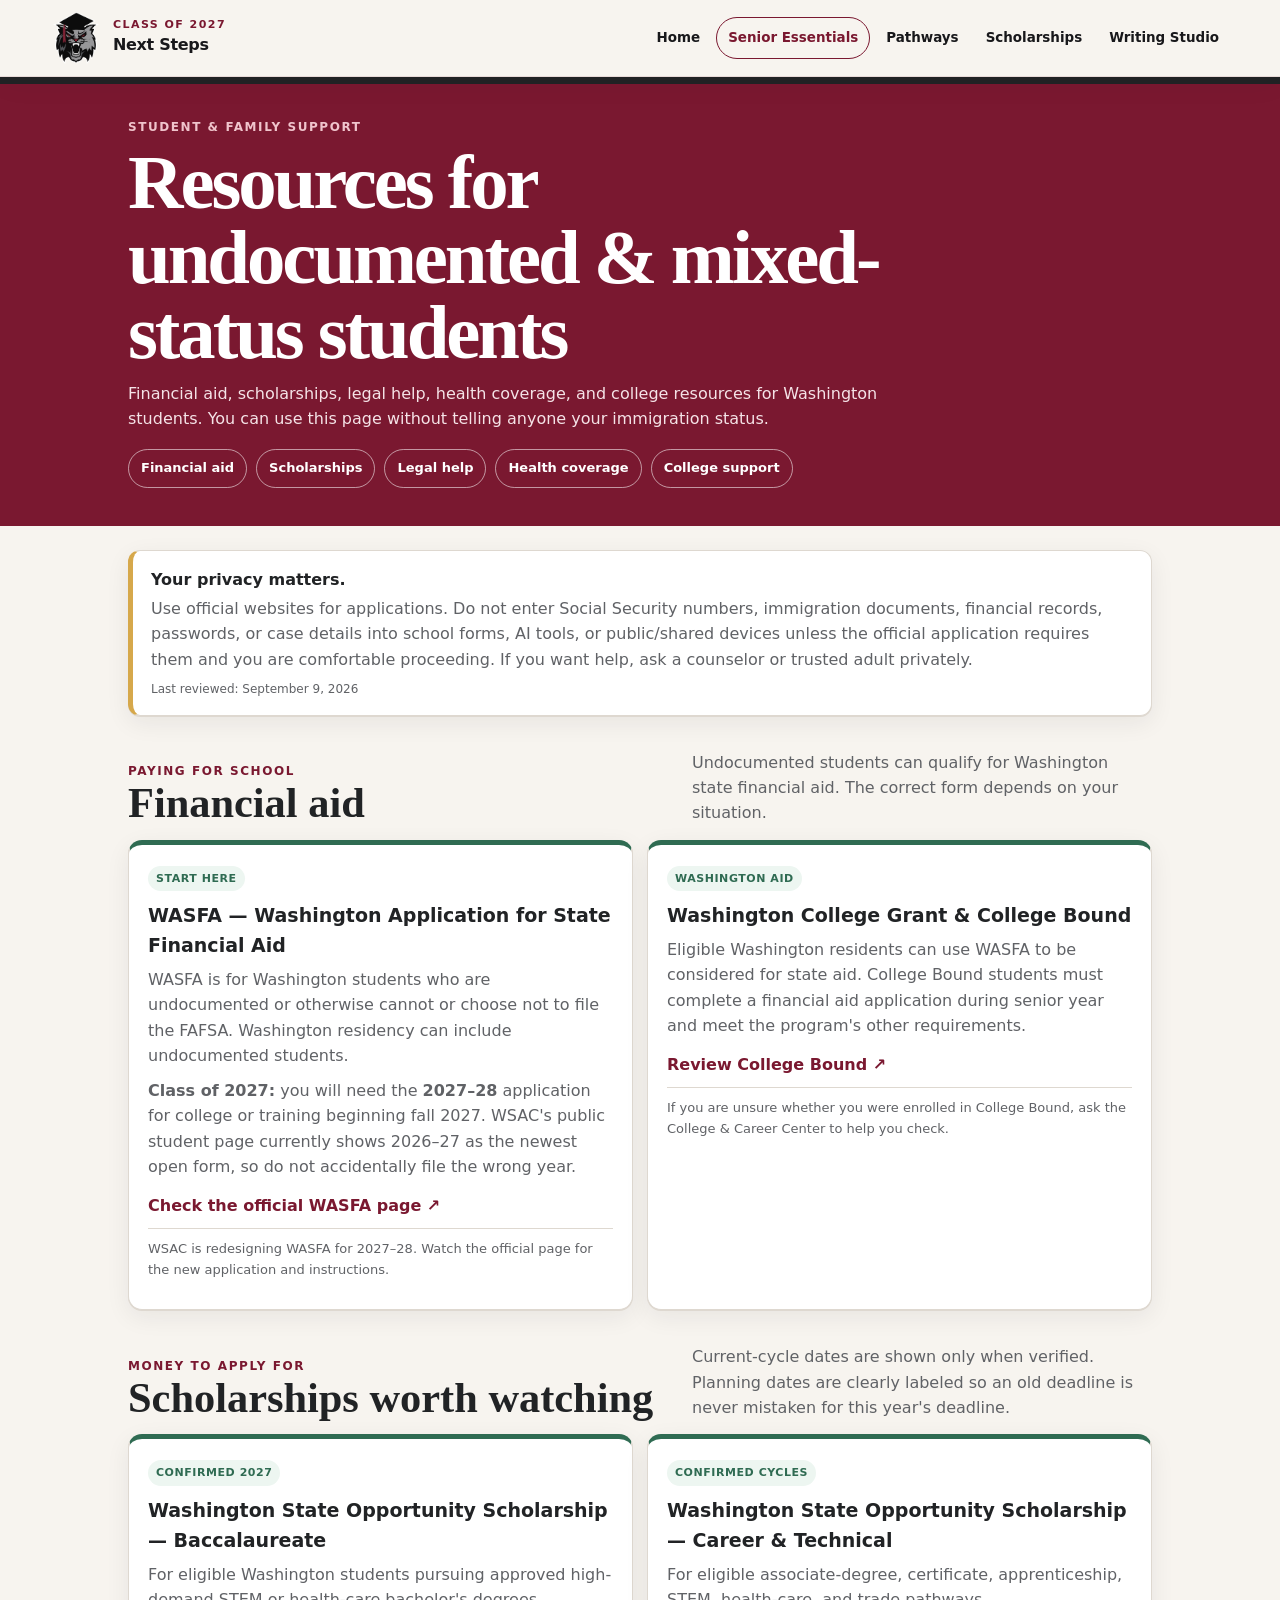
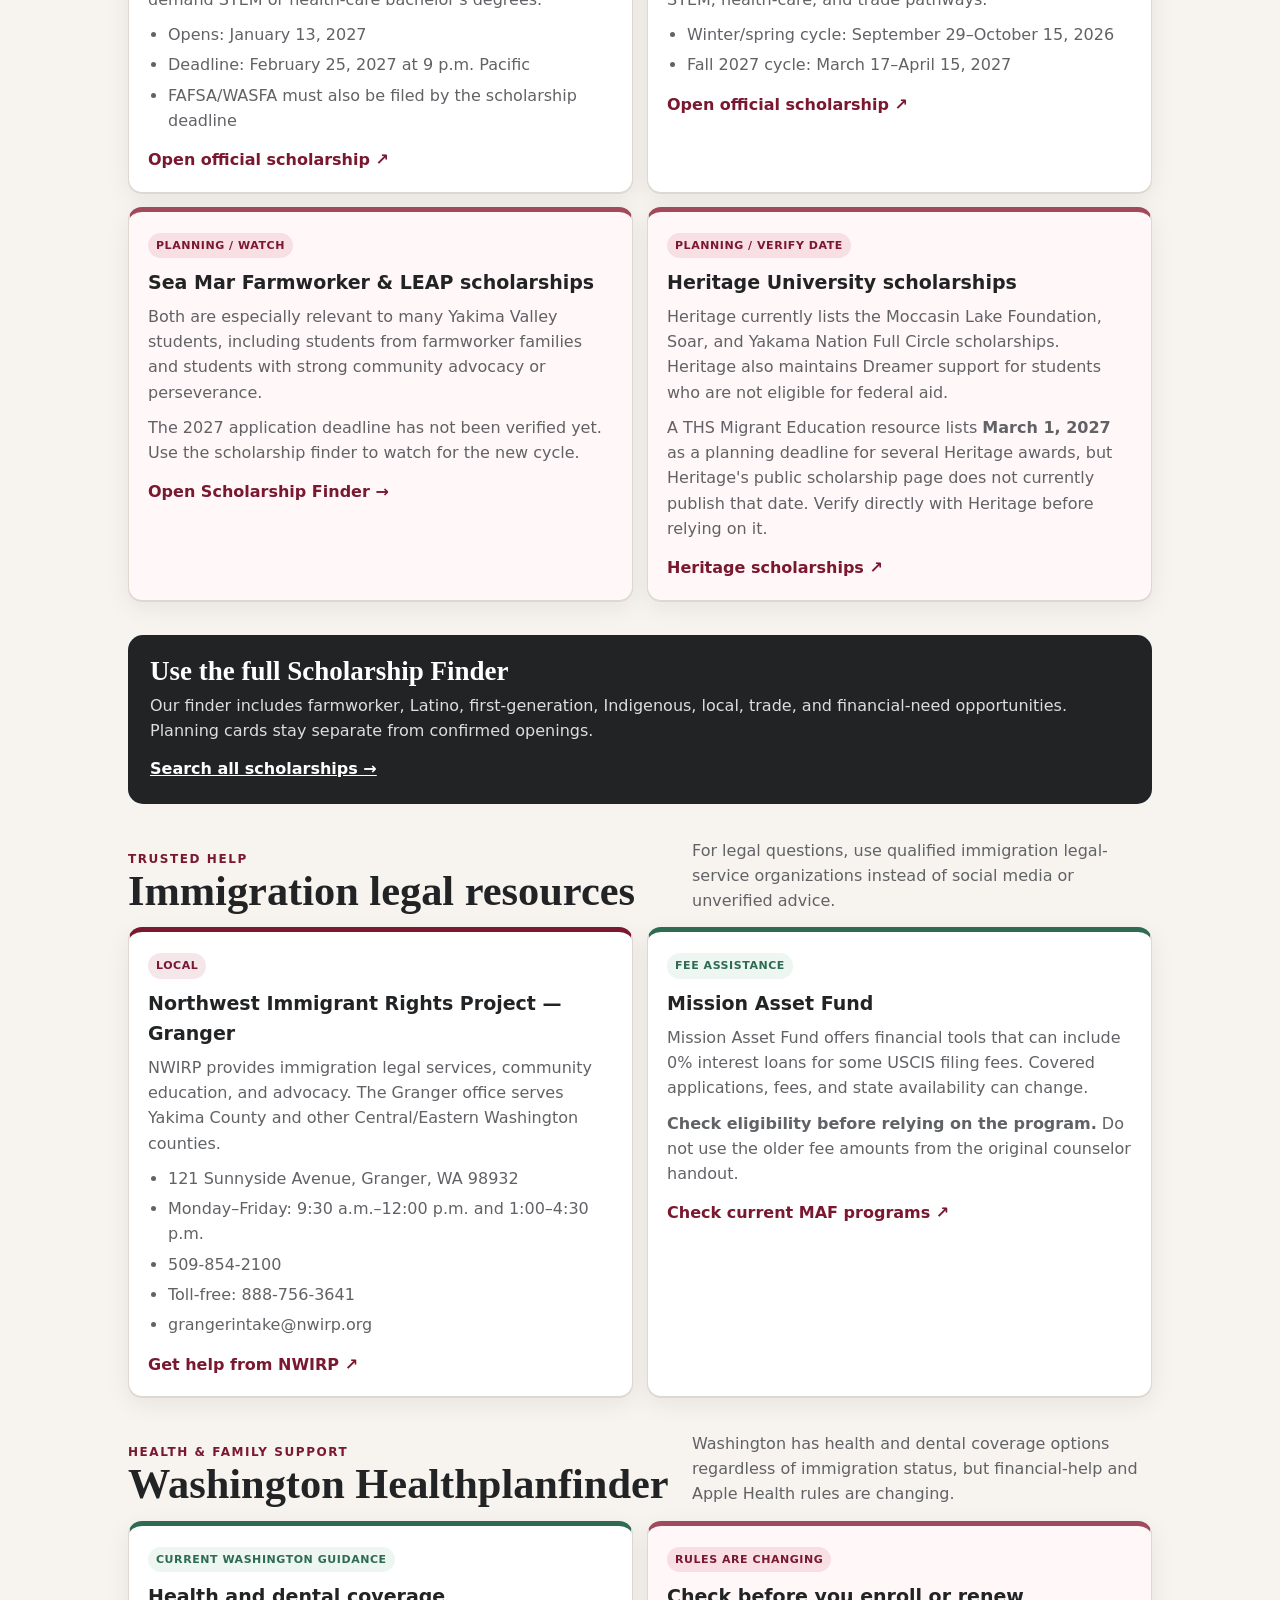
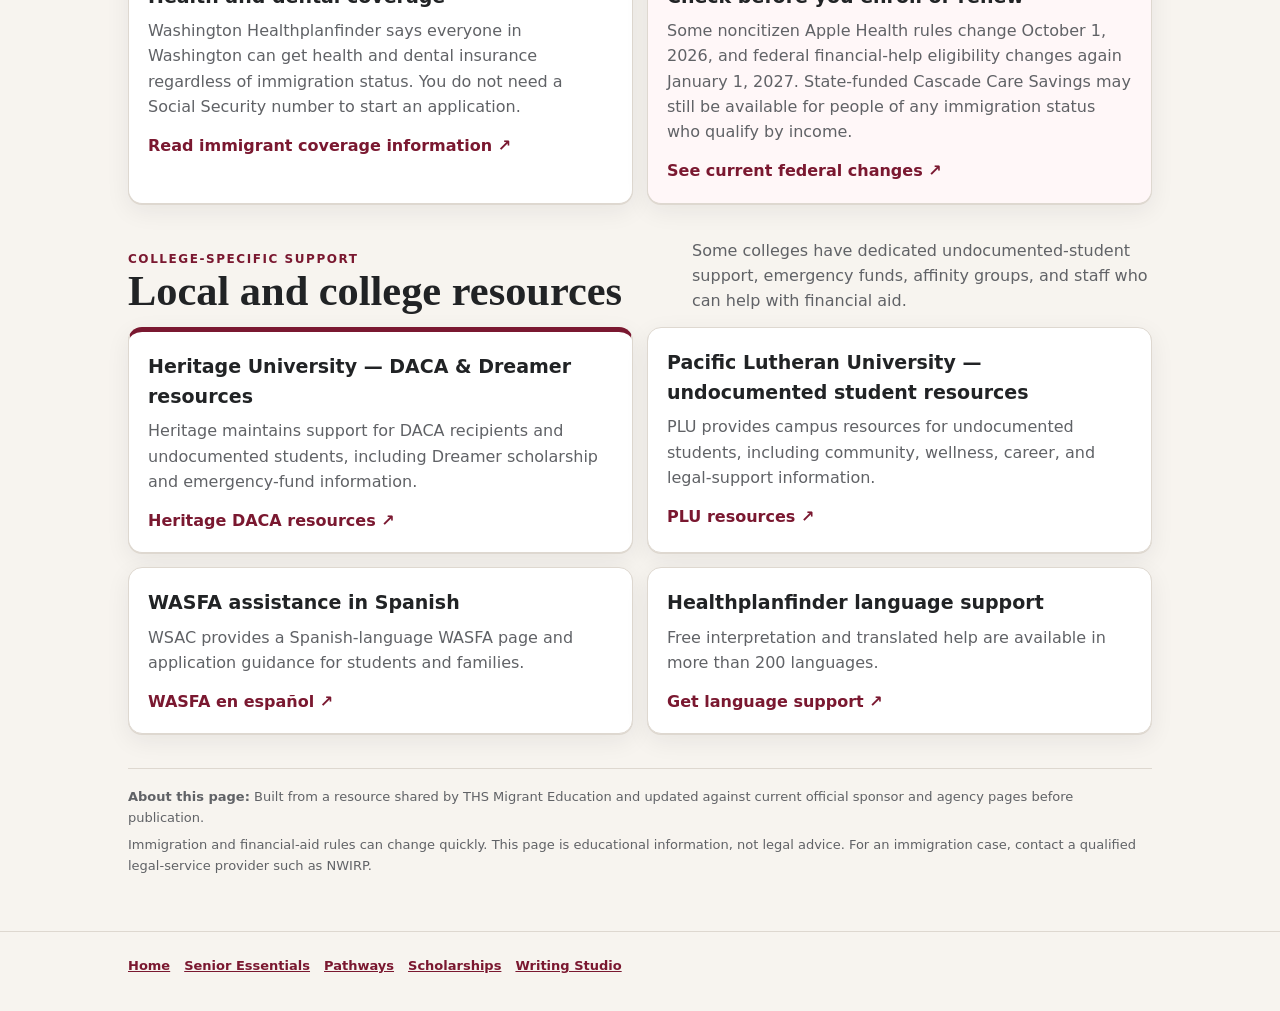
<file: undocumented.html>
<!doctype html>
<html lang="en">
<head>
<meta charset="utf-8">
<meta name="viewport" content="width=device-width,initial-scale=1">
<meta name="description" content="Current financial aid, scholarship, legal, health, and college resources for undocumented and mixed-status Class of 2027 students and families in Washington.">
<title>Undocumented Student Resources | Class of 2027</title>
<link rel="icon" href="assets/gradcat.png" type="image/png">
<link rel="stylesheet" href="assets/site-shell.css">
<style>
:root{--crimson:#7a1830;--ink:#212325;--muted:#606266;--paper:#f7f4ef;--card:#fff;--line:#ded8d0;--rose:#a04a5c;--rosebg:#fff7f8;--sage:#2f6b52;--sagebg:#edf6f1;--gold:#d6a84b;--shadow:0 1px 0 var(--line),0 7px 24px rgba(33,35,37,.07)}
*{box-sizing:border-box}html{scroll-behavior:smooth}body{margin:0;background:var(--paper);color:var(--ink);font:16px/1.58 system-ui,-apple-system,"Segoe UI",sans-serif}a{color:var(--crimson)}.wrap{max-width:1060px;margin:auto;padding:0 18px}.skip{position:absolute;left:-9999px}.skip:focus{left:12px;top:12px;background:#fff;padding:10px;z-index:100}.hero{background:var(--crimson);color:#fff;border-top:7px solid var(--ink);padding:34px 0 38px}.eyebrow{font-size:12px;letter-spacing:.13em;text-transform:uppercase;font-weight:850;color:#f0c4cc}.hero h1{margin:8px 0 10px;font-family:Georgia,serif;font-size:clamp(2.35rem,6vw,4.8rem);line-height:.98;letter-spacing:-.04em;max-width:820px}.hero p{max-width:750px;color:#f5e3e7;margin:0}.hero-links{display:flex;gap:9px;flex-wrap:wrap;margin-top:18px}.hero-links a{color:#fff;border:1px solid rgba(255,255,255,.55);border-radius:999px;padding:8px 12px;text-decoration:none;font-size:13px;font-weight:800}.hero-links a:hover{background:#fff;color:var(--crimson)}main{padding:24px 0 48px}.privacy{background:#fff;border:1px solid var(--line);border-left:5px solid var(--gold);border-radius:12px;padding:16px 18px;box-shadow:var(--shadow);margin-bottom:24px}.privacy strong{display:block;margin-bottom:4px}.privacy p{margin:0;color:var(--muted)}.reviewed{font-size:12px;color:var(--muted);margin-top:8px}.section{margin-top:34px}.section-head{display:flex;justify-content:space-between;gap:20px;align-items:end;margin-bottom:14px}.section h2{font-family:Georgia,serif;font-size:clamp(1.8rem,4vw,2.65rem);line-height:1.05;margin:0}.section-head p{max-width:460px;color:var(--muted);margin:0}.grid{display:grid;grid-template-columns:repeat(2,minmax(0,1fr));gap:14px}.card{background:#fff;border:1px solid var(--line);border-radius:14px;padding:19px;box-shadow:var(--shadow)}.card h3{margin:0 0 7px;font-size:19px}.card p{margin:0 0 10px;color:var(--muted)}.card ul{margin:8px 0 10px;padding-left:20px;color:var(--muted)}.card li{margin:5px 0}.card .action{display:inline-block;font-weight:850;text-decoration:none;margin-top:4px}.card .action:hover{text-decoration:underline}.current{border-top:5px solid var(--sage)}.planning{border-top:5px solid var(--rose);background:var(--rosebg)}.local{border-top:5px solid var(--crimson)}.badge{display:inline-block;margin-bottom:9px;border-radius:999px;padding:4px 8px;font-size:11px;font-weight:850;letter-spacing:.05em;text-transform:uppercase;background:var(--sagebg);color:var(--sage)}.planning .badge{background:#f7dfe4;color:var(--crimson)}.note{font-size:13px;color:var(--muted);border-top:1px solid var(--line);padding-top:10px;margin-top:10px!important}.callout{background:var(--ink);color:#fff;border-radius:15px;padding:22px;margin-top:34px}.callout h2{margin:0 0 8px;font-family:Georgia,serif;font-size:27px}.callout p{margin:0;color:#ddd}.callout a{display:inline-block;margin-top:13px;color:#fff;font-weight:850}.source-note{margin-top:34px;padding-top:18px;border-top:1px solid var(--line);color:var(--muted);font-size:13px}.source-note p{margin:0 0 7px}.footer{border-top:1px solid var(--line);padding:24px 0 34px;color:var(--muted);font-size:13px}.footer nav{display:flex;gap:14px;flex-wrap:wrap}.footer a{font-weight:750}@media(max-width:720px){.grid{grid-template-columns:1fr}.section-head{display:block}.section-head p{margin-top:8px}.hero{padding-top:26px}}
</style>
</head>
<body>
<a class="skip" href="#main">Skip to main content</a>
<header class="site-header"><div class="site-shell"><a class="site-brand" href="index.html"><img src="assets/gradcat.png" alt="Toppenish Wildcats graduation mascot"><span><small>Class of 2027</small>Next Steps</span></a><nav class="site-nav" aria-label="Site navigation"><a href="index.html">Home</a><a class="site-essential" href="senior.html">Senior Essentials</a><a href="resources.html">Pathways</a><a href="scholarships.html">Scholarships</a><a href="writing.html">Writing Studio</a></nav></div></header>
<header class="hero"><div class="wrap"><div class="eyebrow">Student & family support</div><h1>Resources for undocumented & mixed-status students</h1><p>Financial aid, scholarships, legal help, health coverage, and college resources for Washington students. You can use this page without telling anyone your immigration status.</p><div class="hero-links"><a href="#aid">Financial aid</a><a href="#scholarships">Scholarships</a><a href="#legal">Legal help</a><a href="#health">Health coverage</a><a href="#college">College support</a></div></div></header>
<main id="main"><div class="wrap">
<section class="privacy"><strong>Your privacy matters.</strong><p>Use official websites for applications. Do not enter Social Security numbers, immigration documents, financial records, passwords, or case details into school forms, AI tools, or public/shared devices unless the official application requires them and you are comfortable proceeding. If you want help, ask a counselor or trusted adult privately.</p><div class="reviewed">Last reviewed: September 9, 2026</div></section>

<section class="section" id="aid"><div class="section-head"><div><div class="eyebrow" style="color:var(--crimson)">Paying for school</div><h2>Financial aid</h2></div><p>Undocumented students can qualify for Washington state financial aid. The correct form depends on your situation.</p></div><div class="grid">
<article class="card current"><span class="badge">Start here</span><h3>WASFA — Washington Application for State Financial Aid</h3><p>WASFA is for Washington students who are undocumented or otherwise cannot or choose not to file the FAFSA. Washington residency can include undocumented students.</p><p><strong>Class of 2027:</strong> you will need the <strong>2027–28</strong> application for college or training beginning fall 2027. WSAC's public student page currently shows 2026–27 as the newest open form, so do not accidentally file the wrong year.</p><a class="action" href="https://wsac.wa.gov/wasfa" target="_blank" rel="noopener">Check the official WASFA page ↗</a><p class="note">WSAC is redesigning WASFA for 2027–28. Watch the official page for the new application and instructions.</p></article>
<article class="card current"><span class="badge">Washington aid</span><h3>Washington College Grant & College Bound</h3><p>Eligible Washington residents can use WASFA to be considered for state aid. College Bound students must complete a financial aid application during senior year and meet the program's other requirements.</p><a class="action" href="https://wsac.wa.gov/college-bound" target="_blank" rel="noopener">Review College Bound ↗</a><p class="note">If you are unsure whether you were enrolled in College Bound, ask the College & Career Center to help you check.</p></article>
</div></section>

<section class="section" id="scholarships"><div class="section-head"><div><div class="eyebrow" style="color:var(--crimson)">Money to apply for</div><h2>Scholarships worth watching</h2></div><p>Current-cycle dates are shown only when verified. Planning dates are clearly labeled so an old deadline is never mistaken for this year's deadline.</p></div><div class="grid">
<article class="card current"><span class="badge">Confirmed 2027</span><h3>Washington State Opportunity Scholarship — Baccalaureate</h3><p>For eligible Washington students pursuing approved high-demand STEM or health-care bachelor's degrees.</p><ul><li>Opens: January 13, 2027</li><li>Deadline: February 25, 2027 at 9 p.m. Pacific</li><li>FAFSA/WASFA must also be filed by the scholarship deadline</li></ul><a class="action" href="https://waopportunityscholarship.org/applicants/baccalaureate/" target="_blank" rel="noopener">Open official scholarship ↗</a></article>
<article class="card current"><span class="badge">Confirmed cycles</span><h3>Washington State Opportunity Scholarship — Career & Technical</h3><p>For eligible associate-degree, certificate, apprenticeship, STEM, health-care, and trade pathways.</p><ul><li>Winter/spring cycle: September 29–October 15, 2026</li><li>Fall 2027 cycle: March 17–April 15, 2027</li></ul><a class="action" href="https://waopportunityscholarship.org/applicants/career-technical/" target="_blank" rel="noopener">Open official scholarship ↗</a></article>
<article class="card planning"><span class="badge">Planning / watch</span><h3>Sea Mar Farmworker & LEAP scholarships</h3><p>Both are especially relevant to many Yakima Valley students, including students from farmworker families and students with strong community advocacy or perseverance.</p><p>The 2027 application deadline has not been verified yet. Use the scholarship finder to watch for the new cycle.</p><a class="action" href="scholarships.html">Open Scholarship Finder →</a></article>
<article class="card planning"><span class="badge">Planning / verify date</span><h3>Heritage University scholarships</h3><p>Heritage currently lists the Moccasin Lake Foundation, Soar, and Yakama Nation Full Circle scholarships. Heritage also maintains Dreamer support for students who are not eligible for federal aid.</p><p>A THS Migrant Education resource lists <strong>March 1, 2027</strong> as a planning deadline for several Heritage awards, but Heritage's public scholarship page does not currently publish that date. Verify directly with Heritage before relying on it.</p><a class="action" href="https://heritage.edu/student-resources/financial-aid/scholarships-2/" target="_blank" rel="noopener">Heritage scholarships ↗</a></article>
</div><div class="callout"><h2>Use the full Scholarship Finder</h2><p>Our finder includes farmworker, Latino, first-generation, Indigenous, local, trade, and financial-need opportunities. Planning cards stay separate from confirmed openings.</p><a href="scholarships.html">Search all scholarships →</a></div></section>

<section class="section" id="legal"><div class="section-head"><div><div class="eyebrow" style="color:var(--crimson)">Trusted help</div><h2>Immigration legal resources</h2></div><p>For legal questions, use qualified immigration legal-service organizations instead of social media or unverified advice.</p></div><div class="grid">
<article class="card local"><span class="badge" style="background:#f4e6e9;color:var(--crimson)">Local</span><h3>Northwest Immigrant Rights Project — Granger</h3><p>NWIRP provides immigration legal services, community education, and advocacy. The Granger office serves Yakima County and other Central/Eastern Washington counties.</p><ul><li>121 Sunnyside Avenue, Granger, WA 98932</li><li>Monday–Friday: 9:30 a.m.–12:00 p.m. and 1:00–4:30 p.m.</li><li>509-854-2100</li><li>Toll-free: 888-756-3641</li><li>grangerintake@nwirp.org</li></ul><a class="action" href="https://nwirp.org/get-help/" target="_blank" rel="noopener">Get help from NWIRP ↗</a></article>
<article class="card current"><span class="badge">Fee assistance</span><h3>Mission Asset Fund</h3><p>Mission Asset Fund offers financial tools that can include 0% interest loans for some USCIS filing fees. Covered applications, fees, and state availability can change.</p><p><strong>Check eligibility before relying on the program.</strong> Do not use the older fee amounts from the original counselor handout.</p><a class="action" href="https://www.missionassetfund.org/programs/" target="_blank" rel="noopener">Check current MAF programs ↗</a></article>
</div></section>

<section class="section" id="health"><div class="section-head"><div><div class="eyebrow" style="color:var(--crimson)">Health & family support</div><h2>Washington Healthplanfinder</h2></div><p>Washington has health and dental coverage options regardless of immigration status, but financial-help and Apple Health rules are changing.</p></div><div class="grid">
<article class="card current"><span class="badge">Current Washington guidance</span><h3>Health and dental coverage</h3><p>Washington Healthplanfinder says everyone in Washington can get health and dental insurance regardless of immigration status. You do not need a Social Security number to start an application.</p><a class="action" href="https://wahealthplanfinder.org/us/en/health-coverage/who-can-sign-up/immigrants.html" target="_blank" rel="noopener">Read immigrant coverage information ↗</a></article>
<article class="card planning"><span class="badge">Rules are changing</span><h3>Check before you enroll or renew</h3><p>Some noncitizen Apple Health rules change October 1, 2026, and federal financial-help eligibility changes again January 1, 2027. State-funded Cascade Care Savings may still be available for people of any immigration status who qualify by income.</p><a class="action" href="https://wahealthplanfinder.org/us/en/health-coverage/new/federal-changes-and-updates.html" target="_blank" rel="noopener">See current federal changes ↗</a></article>
</div></section>

<section class="section" id="college"><div class="section-head"><div><div class="eyebrow" style="color:var(--crimson)">College-specific support</div><h2>Local and college resources</h2></div><p>Some colleges have dedicated undocumented-student support, emergency funds, affinity groups, and staff who can help with financial aid.</p></div><div class="grid">
<article class="card local"><h3>Heritage University — DACA & Dreamer resources</h3><p>Heritage maintains support for DACA recipients and undocumented students, including Dreamer scholarship and emergency-fund information.</p><a class="action" href="https://heritage.edu/our-community/daca/" target="_blank" rel="noopener">Heritage DACA resources ↗</a></article>
<article class="card"><h3>Pacific Lutheran University — undocumented student resources</h3><p>PLU provides campus resources for undocumented students, including community, wellness, career, and legal-support information.</p><a class="action" href="https://www.plu.edu/diversity-center/undocumented-student-resources/" target="_blank" rel="noopener">PLU resources ↗</a></article>
<article class="card"><h3>WASFA assistance in Spanish</h3><p>WSAC provides a Spanish-language WASFA page and application guidance for students and families.</p><a class="action" href="https://wsac.wa.gov/wasfa-es" target="_blank" rel="noopener">WASFA en español ↗</a></article>
<article class="card"><h3>Healthplanfinder language support</h3><p>Free interpretation and translated help are available in more than 200 languages.</p><a class="action" href="https://www.wahealthplanfinder.org/us/en/tools-and-resources/how-to/language-support.html" target="_blank" rel="noopener">Get language support ↗</a></article>
</div></section>

<section class="source-note"><p><strong>About this page:</strong> Built from a resource shared by THS Migrant Education and updated against current official sponsor and agency pages before publication.</p><p>Immigration and financial-aid rules can change quickly. This page is educational information, not legal advice. For an immigration case, contact a qualified legal-service provider such as NWIRP.</p></section>
</div></main>
<footer class="footer"><div class="wrap"><nav aria-label="Footer navigation"><a href="index.html">Home</a><a href="senior.html">Senior Essentials</a><a href="resources.html">Pathways</a><a href="scholarships.html">Scholarships</a><a href="writing.html">Writing Studio</a></nav></div></footer>
</body>
</html>
</file>
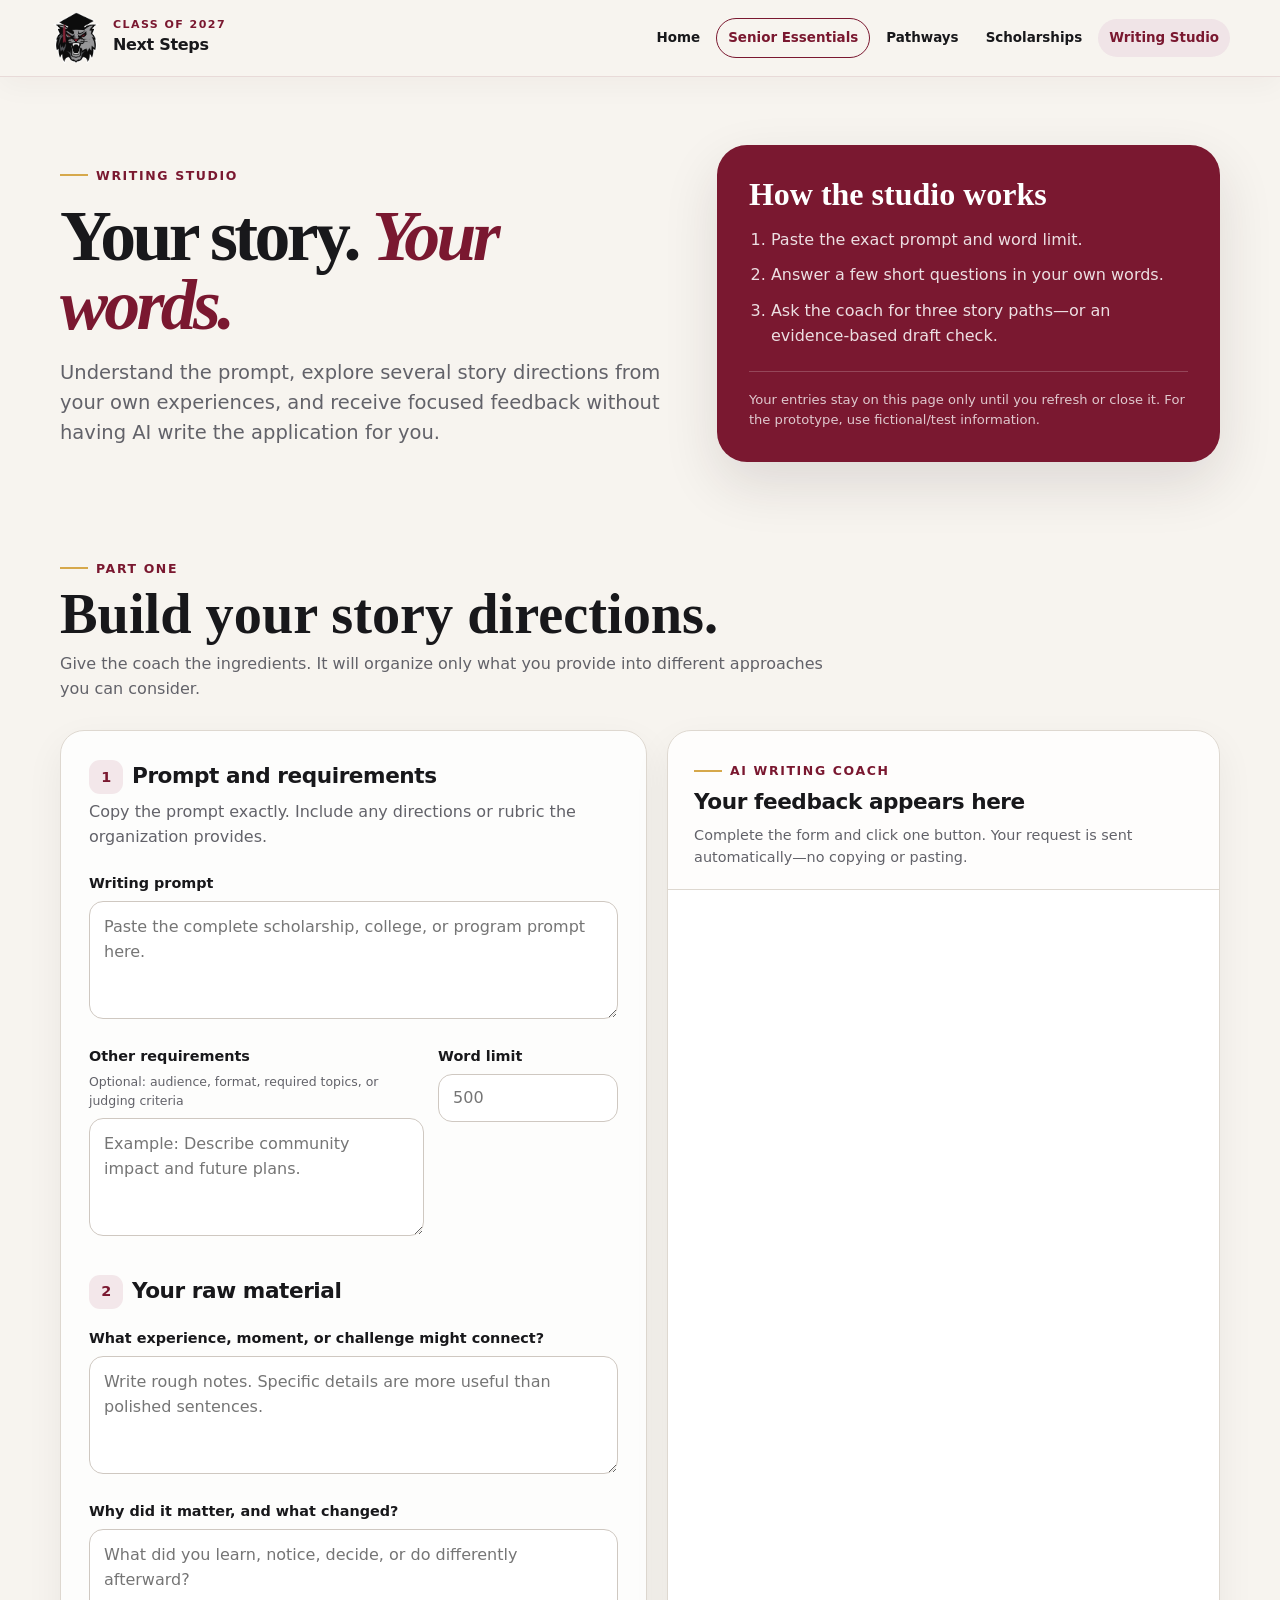
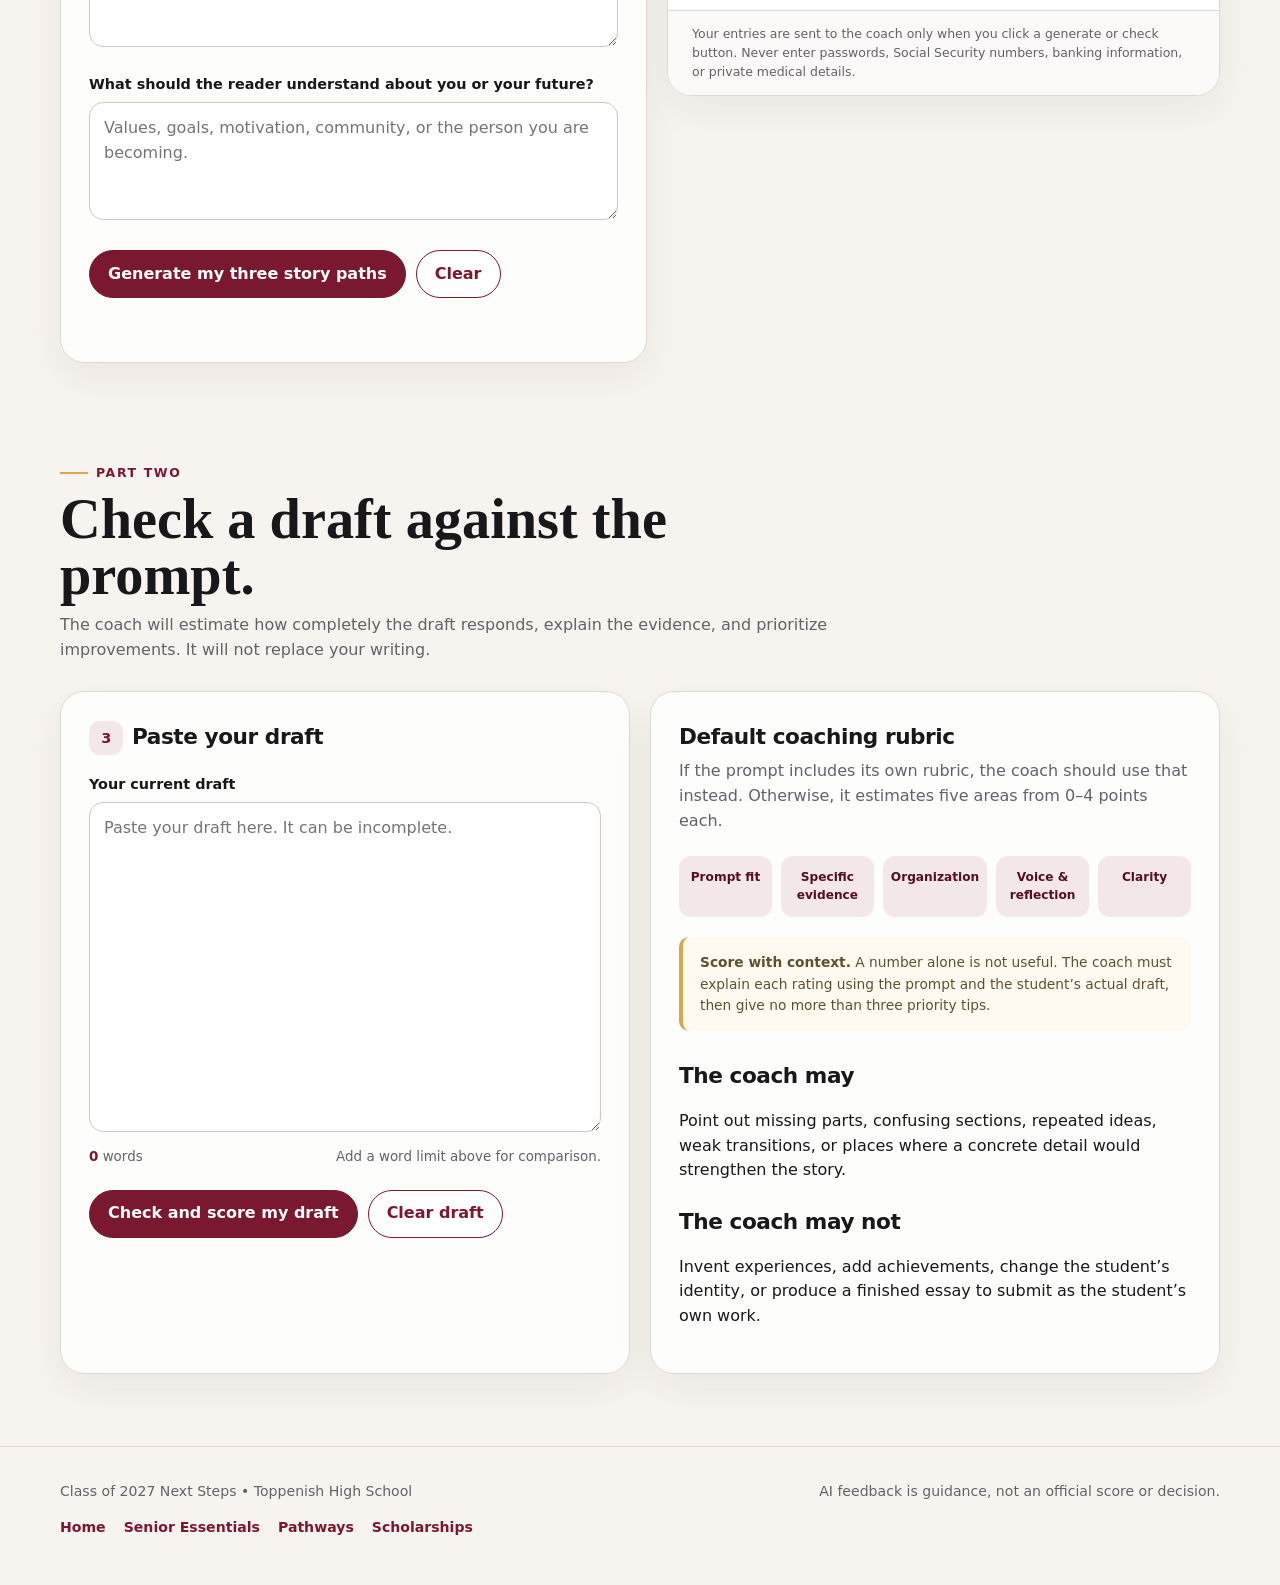
<file: writing.html>
<!doctype html>
<html lang="en">
<head>
  <meta charset="utf-8">
  <meta name="viewport" content="width=device-width, initial-scale=1">
  <meta name="description" content="A guided writing studio for Class of 2027 applications and scholarships: unpack prompts, explore story directions, and receive focused draft feedback.">
  <title>Writing Studio | Class of 2027</title>
  <style>
    :root{--crimson:#7a1830;--crimson-dark:#541020;--rose:#f3e7ea;--ink:#18181b;--muted:#626269;--paper:#f7f4ef;--white:#fff;--line:#ded8d0;--gold:#d6a84b;--green:#286a4b;--shadow:0 22px 55px rgba(42,26,29,.12);--radius:24px}
    *{box-sizing:border-box}html{scroll-behavior:smooth}body{margin:0;background:var(--paper);color:var(--ink);font-family:Inter,ui-sans-serif,system-ui,-apple-system,BlinkMacSystemFont,"Segoe UI",sans-serif;line-height:1.55}a{color:inherit}.wrap{width:min(1160px,calc(100% - 40px));margin:0 auto}.skip-link{position:fixed;left:18px;top:-80px;z-index:100;padding:10px 14px;background:var(--ink);color:white;border-radius:10px}.skip-link:focus{top:18px}
    header{position:sticky;top:0;z-index:20;background:rgba(247,244,239,.94);border-bottom:1px solid rgba(122,24,48,.1);backdrop-filter:blur(14px)}nav{min-height:78px;display:flex;align-items:center;justify-content:space-between;gap:24px}.brand{display:flex;align-items:center;gap:12px;text-decoration:none;font-weight:850;letter-spacing:-.02em}.brand img{width:54px;height:54px;object-fit:contain}.brand small{display:block;color:var(--crimson);font-size:.72rem;letter-spacing:.13em;text-transform:uppercase}.nav-links{display:flex;align-items:center;gap:22px;font-size:.92rem;font-weight:750}.nav-links a{text-decoration:none}.nav-links a:hover{color:var(--crimson)}.nav-cta{padding:11px 16px;border-radius:999px;color:white!important;background:var(--crimson)}
    .hero{padding:68px 0 48px}.hero-grid{display:grid;grid-template-columns:1.1fr .9fr;gap:42px;align-items:center}.eyebrow{display:inline-flex;align-items:center;gap:8px;color:var(--crimson);font-size:.78rem;font-weight:850;letter-spacing:.13em;text-transform:uppercase}.eyebrow::before{content:"";width:28px;height:2px;background:var(--gold)}h1{margin:17px 0 18px;font-family:Georgia,"Times New Roman",serif;font-size:clamp(3rem,6.6vw,6.2rem);line-height:.94;letter-spacing:-.055em}h1 em{color:var(--crimson);font-weight:inherit}.lead{max-width:680px;margin:0;color:var(--muted);font-size:clamp(1.05rem,2vw,1.22rem)}.hero-card{padding:32px;border-radius:30px;background:var(--crimson);color:white;box-shadow:var(--shadow)}.hero-card h2{margin:0 0 16px;font-family:Georgia,serif;font-size:2rem;line-height:1.08}.hero-card ol{margin:0;padding-left:22px;color:rgba(255,255,255,.86)}.hero-card li+li{margin-top:11px}.hero-note{margin-top:22px;padding-top:18px;border-top:1px solid rgba(255,255,255,.2);font-size:.82rem;color:rgba(255,255,255,.76)}
    section{padding:42px 0 72px}.section-head{max-width:790px;margin-bottom:28px}.section-head h2{margin:8px 0 10px;font-family:Georgia,serif;font-size:clamp(2.2rem,4.4vw,3.8rem);line-height:1}.section-head p{margin:0;color:var(--muted)}.studio-grid{display:grid;grid-template-columns:minmax(0,1.03fr) minmax(340px,.97fr);gap:20px;align-items:start}.panel{padding:28px;border:1px solid var(--line);border-radius:var(--radius);background:rgba(255,255,255,.82);box-shadow:0 14px 38px rgba(42,26,29,.06)}.panel h3{margin:0 0 6px;font-size:1.35rem;letter-spacing:-.02em}.panel-intro{margin:0 0 22px;color:var(--muted)}.step{display:inline-grid;width:34px;height:34px;margin-right:9px;place-items:center;border-radius:11px;background:var(--rose);color:var(--crimson);font-size:.9rem;font-weight:900;vertical-align:middle}
    label{display:block;margin:18px 0 7px;font-size:.9rem;font-weight:800}.hint{display:block;margin-top:5px;color:var(--muted);font-size:.78rem;font-weight:500}textarea,input{width:100%;border:1px solid #cfc8c1;border-radius:14px;background:white;color:var(--ink);font:inherit}textarea{min-height:118px;padding:13px 14px;resize:vertical}input{min-height:48px;padding:0 14px}.field-row{display:grid;grid-template-columns:1fr 180px;gap:14px}.button-row{display:flex;flex-wrap:wrap;gap:10px;margin-top:22px}.button{display:inline-flex;align-items:center;justify-content:center;min-height:48px;padding:0 18px;border:1px solid var(--crimson);border-radius:999px;background:white;color:var(--crimson);font:inherit;font-weight:850;cursor:pointer;text-decoration:none}.button.primary{background:var(--crimson);color:white}.button:hover{background:var(--rose)}.button.primary:hover{background:var(--crimson-dark)}.status{min-height:24px;margin:12px 0 0;color:var(--green);font-size:.85rem;font-weight:750}.request-box{display:none;margin-top:20px;padding:18px;border:1px solid rgba(122,24,48,.22);border-radius:16px;background:#fffafa}.request-box.visible{display:block}.request-box h4{margin:0 0 7px}.request-box p{margin:0 0 12px;color:var(--muted);font-size:.87rem}.request-box textarea{min-height:170px;background:#fbfaf8;font-size:.84rem}
    .coach-panel{position:sticky;top:96px;padding:0;overflow:hidden}.coach-head{padding:24px 26px 20px;border-bottom:1px solid var(--line)}.coach-head h3{margin:4px 0 6px}.coach-head p{margin:0;color:var(--muted);font-size:.9rem}.coach-frame{display:block;width:100%;height:720px;border:0;background:white}.privacy{padding:13px 24px;border-top:1px solid var(--line);background:#fbfaf8;color:var(--muted);font-size:.78rem}.button:disabled{cursor:wait;opacity:.65}.status.error{color:var(--crimson)}
    .checker{padding-top:22px}.checker-grid{display:grid;grid-template-columns:1fr 1fr;gap:20px}.counter-row{display:flex;justify-content:space-between;gap:14px;margin-top:7px;color:var(--muted);font-size:.84rem}.counter-row strong{color:var(--crimson)}.rubric{display:grid;grid-template-columns:repeat(5,1fr);gap:9px;margin:20px 0}.rubric span{padding:12px 8px;border-radius:12px;background:var(--rose);color:var(--crimson-dark);font-size:.76rem;font-weight:800;text-align:center}.notice{padding:15px 17px;border-left:4px solid var(--gold);border-radius:10px;background:#fffaf0;color:#5f512f;font-size:.86rem}
    footer{padding:34px 0 46px;border-top:1px solid var(--line);color:var(--muted);font-size:.88rem}.footer-row{display:flex;justify-content:space-between;gap:24px}:focus-visible{outline:3px solid var(--gold);outline-offset:3px}
    @media(max-width:900px){.hero-grid,.studio-grid,.checker-grid{grid-template-columns:1fr}.coach-panel{position:static}.coach-frame{height:680px}.rubric{grid-template-columns:repeat(2,1fr)}}
    @media(max-width:620px){.wrap{width:min(100% - 26px,1160px)}.nav-links a:not(.nav-cta){display:none}.brand img{width:46px;height:46px}.brand span{font-size:.88rem}.hero{padding-top:45px}h1{font-size:3.25rem}.panel{padding:21px}.field-row{grid-template-columns:1fr}.button{width:100%}.rubric{grid-template-columns:1fr}.footer-row{display:block}}
    @media(prefers-reduced-motion:reduce){html{scroll-behavior:auto}*,*::before,*::after{transition:none!important}}
    /* Keep the page title prominent without overpowering the supporting copy. */
    h1{font-size:clamp(2.75rem,5.6vw,5.15rem);line-height:.96;letter-spacing:-.05em}
    @media(max-width:620px){h1{font-size:2.85rem}}
  </style>
  <link rel="stylesheet" href="assets/site-shell.css">
</head>
<body>
  <a class="skip-link" href="#main">Skip to main content</a>
  <header class="site-header">
    <div class="site-shell">
      <a class="site-brand" href="index.html"><img src="assets/gradcat.png" alt="Toppenish Wildcats graduation mascot"><span><small>Class of 2027</small>Next Steps</span></a>
      <nav class="site-nav" aria-label="Site navigation"><a href="index.html">Home</a><a class="site-essential" href="senior.html">Senior Essentials</a><a href="resources.html">Pathways</a><a href="scholarships.html">Scholarships</a><a href="writing.html" aria-current="page">Writing Studio</a></nav>
    </div>
  </header>
  <main id="main">
    <section class="hero">
      <div class="wrap hero-grid">
        <div><span class="eyebrow">Writing Studio</span><h1>Your story. <em>Your words.</em></h1><p class="lead">Understand the prompt, explore several story directions from your own experiences, and receive focused feedback without having AI write the application for you.</p></div>
        <aside class="hero-card"><h2>How the studio works</h2><ol><li>Paste the exact prompt and word limit.</li><li>Answer a few short questions in your own words.</li><li>Ask the coach for three story paths—or an evidence-based draft check.</li></ol><div class="hero-note">Your entries stay on this page only until you refresh or close it. For the prototype, use fictional/test information.</div></aside>
      </div>
    </section>

    <section id="studio" aria-labelledby="brainstorm-title">
      <div class="wrap">
        <div class="section-head"><span class="eyebrow">Part one</span><h2 id="brainstorm-title">Build your story directions.</h2><p>Give the coach the ingredients. It will organize only what you provide into different approaches you can consider.</p></div>
        <div class="studio-grid">
          <div class="panel">
            <h3><span class="step">1</span>Prompt and requirements</h3>
            <p class="panel-intro">Copy the prompt exactly. Include any directions or rubric the organization provides.</p>
            <label for="prompt">Writing prompt</label>
            <textarea id="prompt" placeholder="Paste the complete scholarship, college, or program prompt here."></textarea>
            <div class="field-row">
              <div><label for="requirements">Other requirements <span class="hint">Optional: audience, format, required topics, or judging criteria</span></label><textarea id="requirements" placeholder="Example: Describe community impact and future plans."></textarea></div>
              <div><label for="limit">Word limit</label><input id="limit" type="number" min="1" max="5000" inputmode="numeric" placeholder="500"></div>
            </div>
            <h3 style="margin-top:30px"><span class="step">2</span>Your raw material</h3>
            <label for="experience">What experience, moment, or challenge might connect?</label>
            <textarea id="experience" placeholder="Write rough notes. Specific details are more useful than polished sentences."></textarea>
            <label for="meaning">Why did it matter, and what changed?</label>
            <textarea id="meaning" placeholder="What did you learn, notice, decide, or do differently afterward?"></textarea>
            <label for="future">What should the reader understand about you or your future?</label>
            <textarea id="future" placeholder="Values, goals, motivation, community, or the person you are becoming."></textarea>
            <div class="button-row"><button class="button primary" id="build-brainstorm" type="button">Generate my three story paths</button><button class="button" id="clear-brainstorm" type="button">Clear</button></div>
            <p class="status" id="brainstorm-status" aria-live="polite"></p>
          </div>
          <aside class="panel coach-panel" id="writing-coach">
            <div class="coach-head"><span class="eyebrow">AI writing coach</span><h3>Your feedback appears here</h3><p>Complete the form and click one button. Your request is sent automatically—no copying or pasting.</p></div>
            <div id="deployment-5fef302a-e216-4b90-9b66-929a783e8ddb" class="coach-frame" aria-label="Class of 2027 Writing Coach"></div>
            <div class="privacy">Your entries are sent to the coach only when you click a generate or check button. Never enter passwords, Social Security numbers, banking information, or private medical details.</div>
          </aside>
        </div>
      </div>
    </section>

    <section class="checker" id="draft-check" aria-labelledby="check-title">
      <div class="wrap">
        <div class="section-head"><span class="eyebrow">Part two</span><h2 id="check-title">Check a draft against the prompt.</h2><p>The coach will estimate how completely the draft responds, explain the evidence, and prioritize improvements. It will not replace your writing.</p></div>
        <div class="checker-grid">
          <div class="panel">
            <h3><span class="step">3</span>Paste your draft</h3>
            <label for="draft">Your current draft</label>
            <textarea id="draft" style="min-height:330px" placeholder="Paste your draft here. It can be incomplete."></textarea>
            <div class="counter-row"><span><strong id="word-count">0</strong> words</span><span id="limit-status">Add a word limit above for comparison.</span></div>
            <div class="button-row"><button class="button primary" id="build-review" type="button">Check and score my draft</button><button class="button" id="clear-draft" type="button">Clear draft</button></div>
            <p class="status" id="review-status" aria-live="polite"></p>
          </div>
          <aside class="panel">
            <h3>Default coaching rubric</h3>
            <p class="panel-intro">If the prompt includes its own rubric, the coach should use that instead. Otherwise, it estimates five areas from 0–4 points each.</p>
            <div class="rubric"><span>Prompt fit</span><span>Specific evidence</span><span>Organization</span><span>Voice & reflection</span><span>Clarity</span></div>
            <div class="notice"><strong>Score with context.</strong> A number alone is not useful. The coach must explain each rating using the prompt and the student’s actual draft, then give no more than three priority tips.</div>
            <h3 style="margin-top:28px">The coach may</h3>
            <p>Point out missing parts, confusing sections, repeated ideas, weak transitions, or places where a concrete detail would strengthen the story.</p>
            <h3 style="margin-top:22px">The coach may not</h3>
            <p>Invent experiences, add achievements, change the student’s identity, or produce a finished essay to submit as the student’s own work.</p>
          </aside>
        </div>
      </div>
    </section>
  </main>
  <footer><div class="wrap"><div class="footer-row"><span>Class of 2027 Next Steps • Toppenish High School</span><span>AI feedback is guidance, not an official score or decision.</span></div><nav class="site-footer-links" aria-label="Footer navigation"><a href="index.html">Home</a><a href="senior.html">Senior Essentials</a><a href="resources.html">Pathways</a><a href="scholarships.html">Scholarships</a></nav></div></footer>
  <script src="https://studio.pickaxe.co/api/embed/bundle.js" defer></script>
  <script>
    const byId=id=>document.getElementById(id);
    const countWords=text=>text.trim()?text.trim().split(/\s+/).length:0;
    const clean=value=>value.trim()||"Not provided";
    const coachRootId='deployment-5fef302a-e216-4b90-9b66-929a783e8ddb';
    const wait=ms=>new Promise(resolve=>setTimeout(resolve,ms));
    function hidePickaxeHistoryControls(){
      const root=byId(coachRootId);if(!root)return;
      root.querySelectorAll('button').forEach(button=>{
        const isHistoryIcon=[...button.querySelectorAll('path')].some(path=>(path.getAttribute('d')||'').startsWith('M16.3997 4'));
        if(!isHistoryIcon)return;
        const wrapper=button.parentElement;
        button.hidden=true;button.setAttribute('aria-hidden','true');button.setAttribute('tabindex','-1');
        if(wrapper&&wrapper.children.length===1){wrapper.hidden=true;wrapper.setAttribute('aria-hidden','true');}
      });
    }
    const coachHistoryObserver=new MutationObserver(hidePickaxeHistoryControls);
    hidePickaxeHistoryControls();coachHistoryObserver.observe(byId(coachRootId),{childList:true,subtree:true});
    function updateWordCount(){
      const words=countWords(byId('draft').value);const limit=Number(byId('limit').value);byId('word-count').textContent=words;
      byId('limit-status').textContent=limit?(words<=limit?`${limit-words} words available.`:`${words-limit} words over the ${limit}-word limit.`):'Add a word limit above for comparison.';
    }
    async function sendToCoach(message,status,button){
      status.classList.remove('error');status.textContent='Opening the coach…';button.disabled=true;
      byId('writing-coach').scrollIntoView({behavior:'smooth',block:'start'});
      try{
        let input;
        for(let tries=0;tries<50&&!input;tries++){input=byId(coachRootId)?.querySelector('textarea[placeholder="What would you like to talk about?"]');if(!input)await wait(200);}
        if(!input)throw new Error('The coach did not finish loading. Refresh the page and try again.');
        const setter=Object.getOwnPropertyDescriptor(HTMLTextAreaElement.prototype,'value').set;
        setter.call(input,message);input.dispatchEvent(new Event('input',{bubbles:true}));input.dispatchEvent(new Event('change',{bubbles:true}));
        let submit;
        for(let tries=0;tries<20;tries++){submit=input.parentElement?.querySelector('button:last-of-type');if(submit&&!submit.disabled)break;await wait(100);}
        if(!submit||submit.disabled)throw new Error('The coach could not receive the request. Please try once more.');
        submit.click();status.textContent='Sent. Your coach is working on it now.';
      }catch(error){status.classList.add('error');status.textContent=error.message;}
      finally{button.disabled=false;}
    }
    byId('draft').addEventListener('input',updateWordCount);byId('limit').addEventListener('input',updateWordCount);
    byId('build-brainstorm').addEventListener('click',async()=>{
      const prompt=byId('prompt').value.trim();const notes=[byId('experience').value,byId('meaning').value,byId('future').value].filter(value=>value.trim());const status=byId('brainstorm-status');
      status.classList.remove('error');if(!prompt||!notes.length){status.classList.add('error');status.textContent='Add the prompt and at least one answer about your experience first.';return;}
      const message=`[WRITING STUDIO MODE — STORY PATHS]\n\nUse only the student information below. Do not invent experiences, facts, feelings, achievements, or quotations. Do not write the finished essay.\n\nWRITING PROMPT:\n${prompt}\n\nWORD LIMIT: ${clean(byId('limit').value)}\n\nOTHER REQUIREMENTS OR RUBRIC:\n${clean(byId('requirements').value)}\n\nPOSSIBLE EXPERIENCE OR MOMENT:\n${clean(byId('experience').value)}\n\nWHY IT MATTERED / WHAT CHANGED:\n${clean(byId('meaning').value)}\n\nWHAT THE READER SHOULD UNDERSTAND:\n${clean(byId('future').value)}\n\nProvide exactly three genuinely different story directions. For each, give: (1) a short title, (2) the central idea, (3) a possible opening angle without writing the opening, (4) a simple three-part outline, and (5) which student details support it. End with a brief comparison that helps the student choose. Ask at most one question only if a critical detail is missing.`;
      await sendToCoach(message,status,byId('build-brainstorm'));
    });
    byId('build-review').addEventListener('click',async()=>{
      const prompt=byId('prompt').value.trim();const draft=byId('draft').value.trim();const status=byId('review-status');
      status.classList.remove('error');if(!prompt||!draft){status.classList.add('error');status.textContent='Add the writing prompt above and paste your draft first.';return;}
      const message=`[WRITING STUDIO MODE — PROMPT CHECK]\n\nEvaluate only the prompt and draft supplied below. Do not invent missing context and do not rewrite the essay. This is coaching feedback, not an official grade.\n\nWRITING PROMPT:\n${prompt}\n\nWORD LIMIT: ${clean(byId('limit').value)}\n\nOTHER REQUIREMENTS OR RUBRIC:\n${clean(byId('requirements').value)}\n\nCURRENT WORD COUNT: ${countWords(draft)}\n\nSTUDENT DRAFT:\n${draft}\n\nIf the prompt includes a rubric, score against it. Otherwise, estimate 0–4 points for each: prompt fit, specific evidence, organization, authentic voice/reflection, and clarity/mechanics. Show the total out of 20. Support every rating with brief evidence from the student's draft. Then give: one strongest feature, no more than three priority improvements, and one concrete next step. Do not provide replacement paragraphs or a finished rewrite.`;
      await sendToCoach(message,status,byId('build-review'));
    });
    byId('clear-brainstorm').addEventListener('click',()=>{['prompt','requirements','limit','experience','meaning','future'].forEach(id=>byId(id).value='');byId('brainstorm-status').textContent='';updateWordCount();});
    byId('clear-draft').addEventListener('click',()=>{byId('draft').value='';byId('review-status').textContent='';updateWordCount();});
  </script>
</body>
</html>
</file>
<file: assets/site-shell.css>
:root {
  --site-crimson: #7a1830;
  --site-crimson-dark: #541020;
  --site-gold: #d6a84b;
  --site-paper: #f7f4ef;
  --site-ink: #18181b;
  --site-muted: #626269;
  --site-line: #ded8d0;
}

.site-header {
  position: sticky;
  top: 0;
  z-index: 1000;
  border: 0;
  border-bottom: 1px solid rgba(122, 24, 48, .12);
  background: rgba(247, 244, 239, .96);
  color: var(--site-ink);
  padding: 0;
  backdrop-filter: blur(16px);
  box-shadow: 0 8px 30px rgba(42, 26, 29, .04);
  font-family: Inter, ui-sans-serif, system-ui, -apple-system, BlinkMacSystemFont, "Segoe UI", sans-serif;
}

.site-shell {
  width: min(1180px, calc(100% - 36px));
  min-height: 76px;
  margin: 0 auto;
  display: flex;
  align-items: center;
  justify-content: space-between;
  gap: 26px;
}

.site-brand {
  min-width: max-content;
  display: flex;
  align-items: center;
  gap: 11px;
  color: var(--site-ink);
  text-decoration: none;
  font-weight: 850;
  letter-spacing: -.02em;
}

.site-brand img {
  width: 52px;
  height: 52px;
  object-fit: contain;
}

.site-brand span,
.site-brand small {
  display: block;
}

.site-brand small {
  margin-bottom: 1px;
  color: var(--site-crimson);
  font-size: .69rem;
  line-height: 1.2;
  letter-spacing: .13em;
  text-transform: uppercase;
}

.site-nav {
  min-height: 0;
  display: flex;
  align-items: center;
  justify-content: flex-end;
  gap: 5px;
  overflow-x: auto;
  scrollbar-width: none;
}

.site-nav::-webkit-scrollbar { display: none; }

.site-nav a {
  flex: 0 0 auto;
  padding: 9px 11px;
  border-radius: 999px;
  color: var(--site-ink);
  text-decoration: none;
  font-size: .84rem;
  font-weight: 760;
  white-space: nowrap;
}

.site-nav a:hover,
.site-nav a[aria-current="page"] {
  background: #f0e4e7;
  color: var(--site-crimson);
}

.site-nav .site-essential {
  border: 1px solid var(--site-crimson);
  color: var(--site-crimson);
}

.site-nav .site-essential:hover,
.site-nav .site-essential[aria-current="page"] {
  background: var(--site-crimson);
  color: #fff;
}

/* Keep each page's secondary sticky tools visible beneath the shared header. */
nav.hub { top: 76px; }
.tools { top: 76px; }
.controls { top: 127px; }
.side { top: 92px; }

.site-footer-links {
  min-height: 0;
  display: flex;
  align-items: center;
  justify-content: flex-start;
  flex-wrap: wrap;
  gap: 8px 18px;
  margin-top: 14px;
}

.site-footer-links a {
  color: var(--site-crimson);
  font-weight: 750;
  text-decoration: none;
}

.site-footer-links a:hover { text-decoration: underline; }

@media (max-width: 860px) {
  .site-shell {
    min-height: 0;
    width: min(100% - 26px, 1180px);
    padding: 10px 0 9px;
    flex-direction: column;
    align-items: stretch;
    gap: 7px;
  }

  .site-brand { align-self: flex-start; }
  .site-brand img { width: 43px; height: 43px; }
  .site-nav { justify-content: flex-start; margin: 0 -2px; padding: 2px; }
  .site-nav a { padding: 8px 10px; font-size: .8rem; }
  nav.hub { top: 104px; }
  .controls { top: 155px; }
  .side { top: 120px; }
}

@media (prefers-reduced-motion: reduce) {
  .site-header { backdrop-filter: none; }
}

@media print {
  .site-header { display: none !important; }
  nav.hub, .tools, .controls, .side { top: 0; }
}
</file>
<file: assets/legacy-pages.css>
/* Shared page treatment for the older interactive pages. The tools remain
   intact; this layer gives their first viewport the same Next Steps rhythm. */
.legacy-page {
  background: var(--site-paper, #f7f4ef);
}

.legacy-page .top {
  background: var(--site-paper, #f7f4ef);
  color: var(--site-ink, #18181b);
  border-top: 0;
  padding: 50px 0 42px;
}

.legacy-page .top > .wrap,
.legacy-page .top > .inner {
  max-width: 1120px;
}

.legacy-page .brand .mark {
  width: 58px;
  height: 58px;
  border-radius: 17px;
  background: var(--site-crimson, #7a1830);
  color: #fff;
  box-shadow: 0 12px 25px rgba(122, 24, 48, .16);
}

.legacy-page .brand h1,
.legacy-page .brand strong {
  color: var(--site-ink, #18181b);
  font-family: Georgia, "Times New Roman", serif;
}

.legacy-page .brand h1 { font-size: clamp(1.8rem, 4.2vw, 2.4rem); }
.legacy-page .brand p,
.legacy-page .brand > span > span { color: var(--site-crimson, #7a1830); }

.legacy-page .top-copy {
  max-width: 760px;
  margin: 30px 0 0;
}

.legacy-page .top-copy h2 {
  color: var(--site-ink, #18181b);
  font-family: Georgia, "Times New Roman", serif;
  font-size: clamp(2.65rem, 5.2vw, 4.3rem);
  line-height: 1;
  letter-spacing: -.055em;
}

.legacy-page .top-copy p {
  max-width: 650px;
  color: var(--site-muted, #626269);
  font-size: 1.08rem;
}

.legacy-page .top-links {
  gap: 9px;
  margin-top: 25px;
}

.legacy-page .top-links a {
  border-color: var(--site-crimson, #7a1830);
  color: var(--site-crimson, #7a1830);
  background: transparent;
  padding: 10px 14px;
}

.legacy-page .top-links a:hover {
  background: var(--site-crimson, #7a1830);
  color: #fff;
}

.legacy-page header.top::after { display: none; }
.legacy-page header.top .inner { padding-top: 38px; }
.legacy-page header.top .site-name,
.legacy-page header.top h1 { color: var(--site-ink, #18181b); }
.legacy-page header.top .school { color: var(--site-crimson, #7a1830); }
.legacy-page header.top .eyebrow { color: var(--site-muted, #626269); }
.legacy-page header.top h1 {
  max-width: 760px;
  margin: 30px 0 12px;
  font-family: Georgia, "Times New Roman", serif;
  font-size: clamp(2.65rem, 5.2vw, 4.3rem);
  line-height: 1;
  letter-spacing: -.055em;
}
.legacy-page header.top h1 .thin { color: var(--site-crimson, #7a1830); font-style: italic; }
.legacy-page header.top .lede { color: var(--site-muted, #626269); font-size: 1.08rem; }
.legacy-page header.top .badge { background: var(--site-crimson, #7a1830); color: #fff; border-radius: 17px; }
.legacy-page .utility button,
.legacy-page .utility a {
  border-color: var(--site-crimson, #7a1830);
  background: transparent;
  color: var(--site-crimson, #7a1830);
}
.legacy-page .utility button:hover,
.legacy-page .utility a:hover { background: var(--site-crimson, #7a1830); color: #fff; }
.legacy-page .hero-actions .primary { background: var(--site-crimson, #7a1830); border-color: var(--site-crimson, #7a1830); color: #fff; }
.legacy-page .hero-actions .secondary { border-color: var(--site-crimson, #7a1830); color: var(--site-crimson, #7a1830); }

.legacy-page .privacy {
  background: var(--site-ink, #18181b);
}

.legacy-page .tools,
.legacy-page .controls {
  background: rgba(247, 244, 239, .97);
  border-color: var(--site-line, #ded8d0);
}

.legacy-page .tools { margin-top: 0; padding: 18px 0 14px; }
.legacy-page .tools #search,
.legacy-page .controls #q {
  min-height: 48px;
  border-radius: 999px;
  background: #fff;
}

.legacy-page .btn,
.legacy-page .button,
.legacy-page .submit-actions a {
  border-radius: 999px;
}

.legacy-page .results-head,
.legacy-page .results-head h2,
.legacy-page .panel-intro h2,
.legacy-page .lower-card h2,
.legacy-page .submission-area h2 {
  font-family: Georgia, "Times New Roman", serif;
}

.legacy-page .card,
.legacy-page .lower-card,
.legacy-page .submission-area,
.legacy-page .coach,
.legacy-page .side,
.legacy-page .welcome-card,
.legacy-page .builder,
.legacy-page .quiz {
  border-radius: 22px;
  box-shadow: 0 16px 38px rgba(42, 26, 29, .07);
}

.legacy-page .card { padding: 22px; }
.legacy-page .card h3 { font-size: 1.38rem; }
.legacy-page .card-more { border-color: var(--site-line, #ded8d0); }

.legacy-page .side,
.legacy-page .coach-inner { padding: 28px; }
.legacy-page .option { border-radius: 15px; background: #fff; }
.legacy-page .option:hover,
.legacy-page .option[aria-pressed="true"] { background: #fff4f5; }

.legacy-page .footer,
.legacy-page .credit {
  background: #fff;
  border-color: var(--site-line, #ded8d0);
}

/* The long Pathways page keeps its useful section tabs, but gives them the
   same light, pill-like navigation language as the global navigation. */
.legacy-page nav.hub {
  top: 76px;
  background: rgba(255, 255, 255, .97);
  border-bottom: 1px solid var(--site-line, #ded8d0);
  box-shadow: 0 8px 22px rgba(42, 26, 29, .05);
}

.legacy-page nav.hub .tab {
  color: var(--site-muted, #626269);
  border-bottom-color: transparent;
}

.legacy-page nav.hub .tab:hover {
  color: var(--site-crimson, #7a1830);
  background: #f5e9ec;
}

.legacy-page nav.hub .tab[aria-selected="true"] {
  color: var(--site-crimson, #7a1830);
  border-bottom-color: var(--site-crimson, #7a1830);
}

.legacy-page nav.hub .tab[aria-selected="true"] .num,
.legacy-page nav.hub .tab:hover .num {
  color: var(--site-crimson, #7a1830);
}

.legacy-page .panel-intro { padding-top: 44px; }

@media (max-width: 860px) {
  .legacy-page .top { padding: 42px 0 34px; }
  .legacy-page .top-row { align-items: flex-start; }
}

@media (max-width: 620px) {
  .legacy-page .top { padding: 34px 0 28px; }
  .legacy-page .brand .mark { width: 52px; height: 52px; }
  .legacy-page .top-copy { margin-top: 24px; }
  .legacy-page .top-copy h2 { font-size: 2.5rem; }
  .legacy-page header.top h1 { font-size: 2.5rem; margin-top: 25px; }
  .legacy-page .top-links a { padding: 9px 12px; }
  .legacy-page .tools { padding-top: 13px; }
  .legacy-page nav.hub { top: 104px; }
  .legacy-page .panel-intro { padding-top: 30px; }
  .legacy-page .side,
  .legacy-page .coach-inner { padding: 22px 20px; }
  .legacy-page .card { padding: 20px; }
}
</file>
